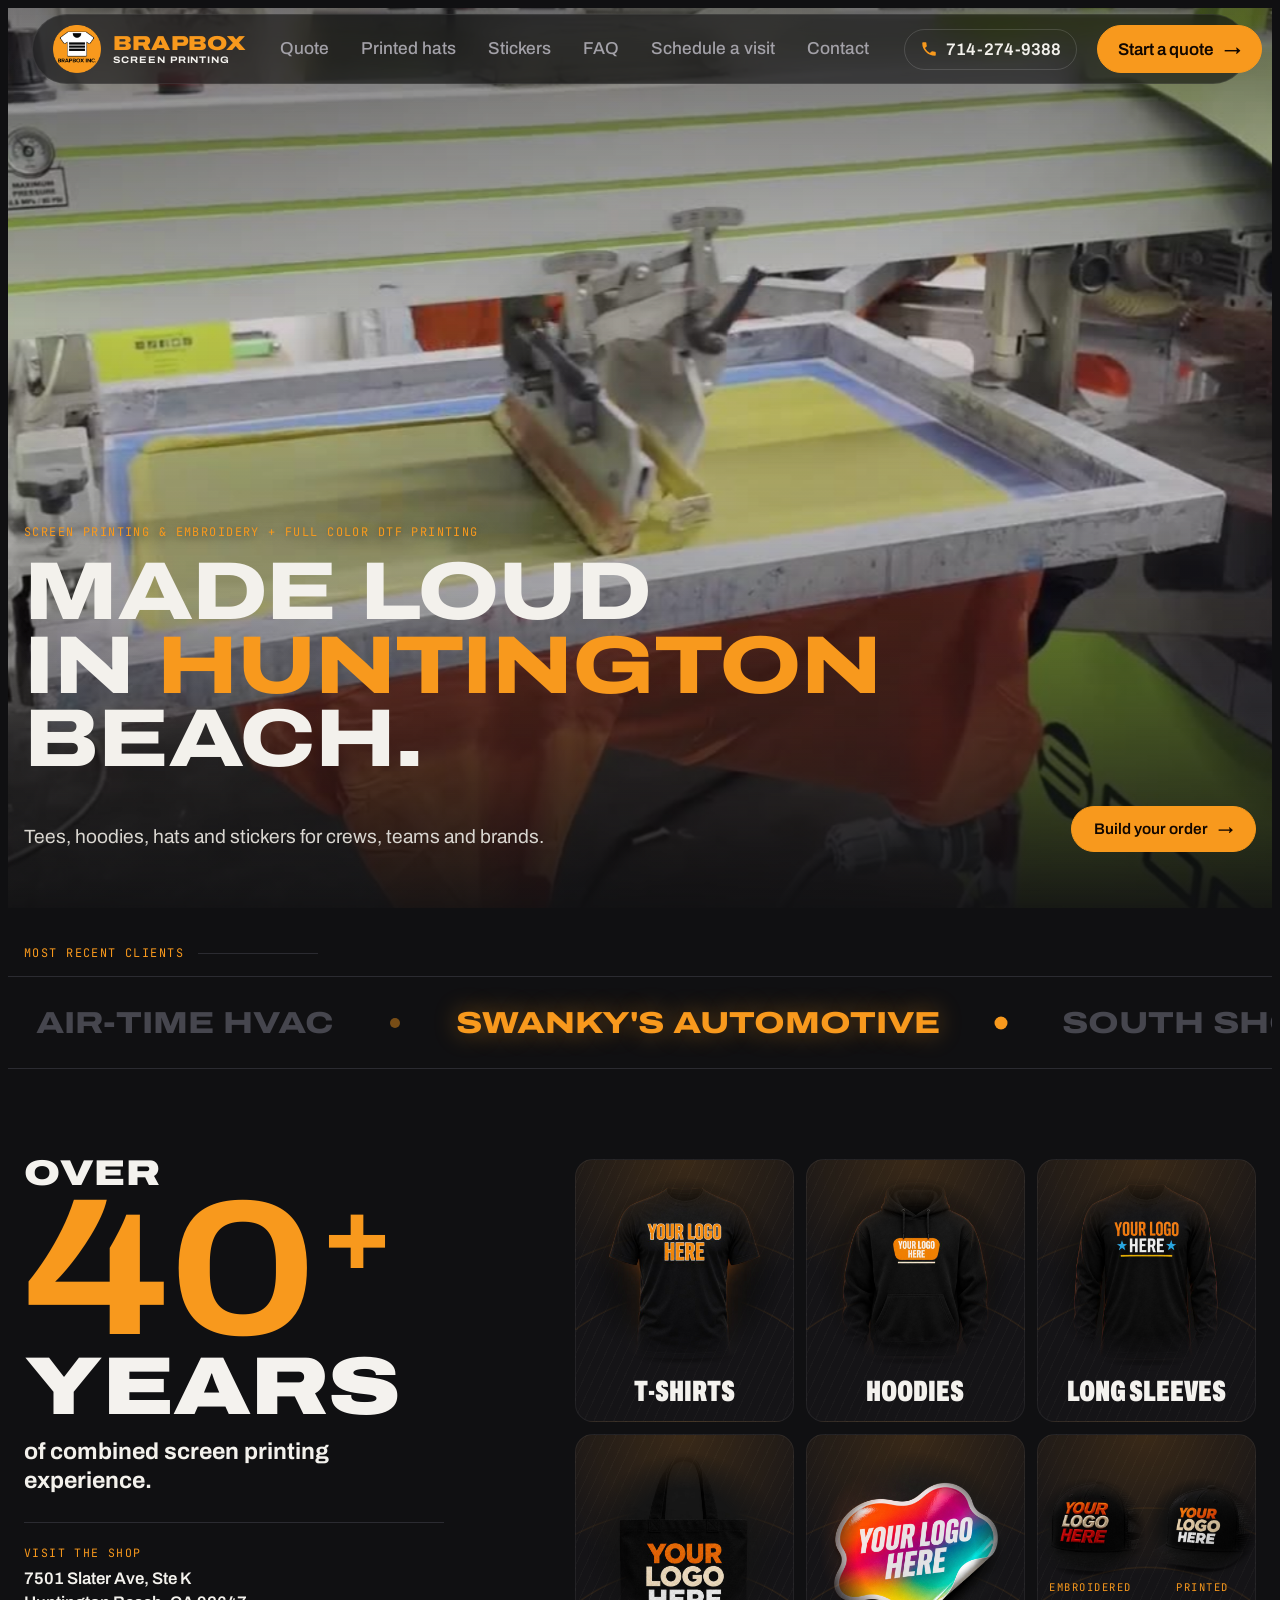
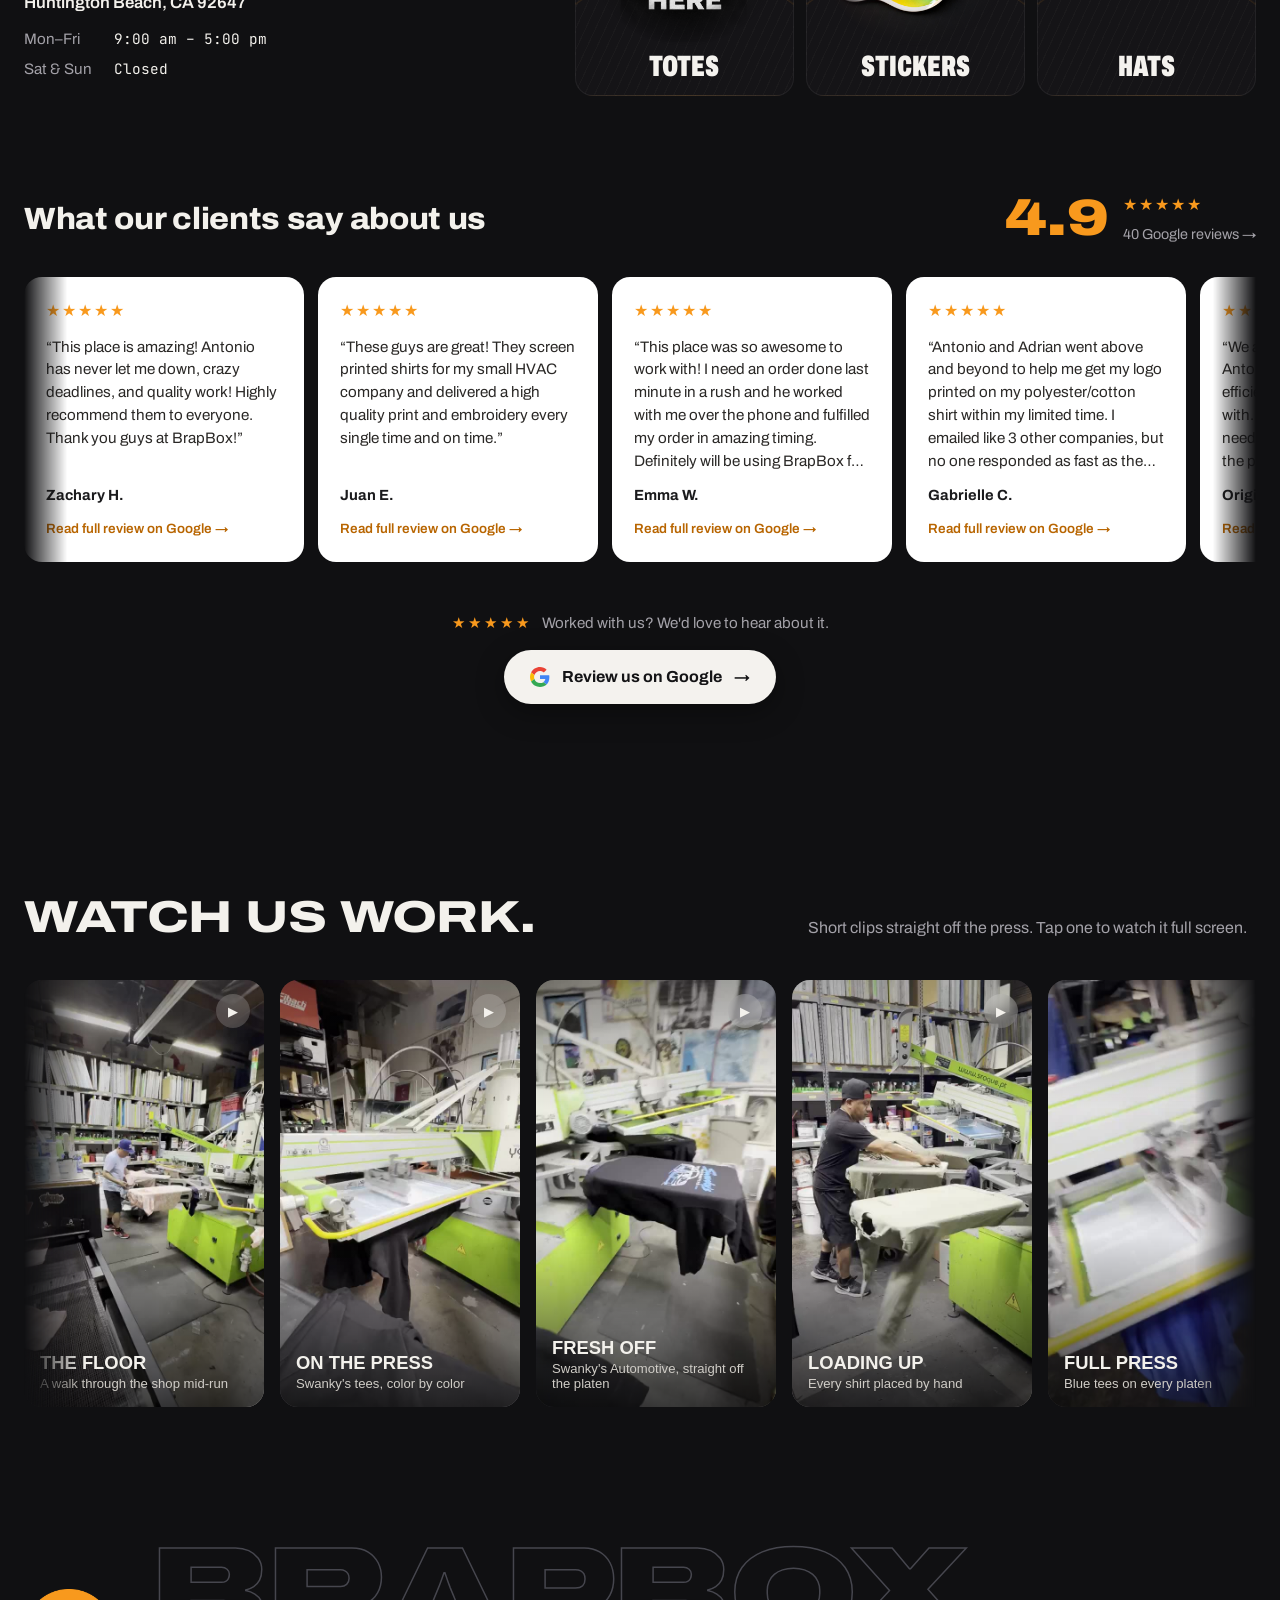
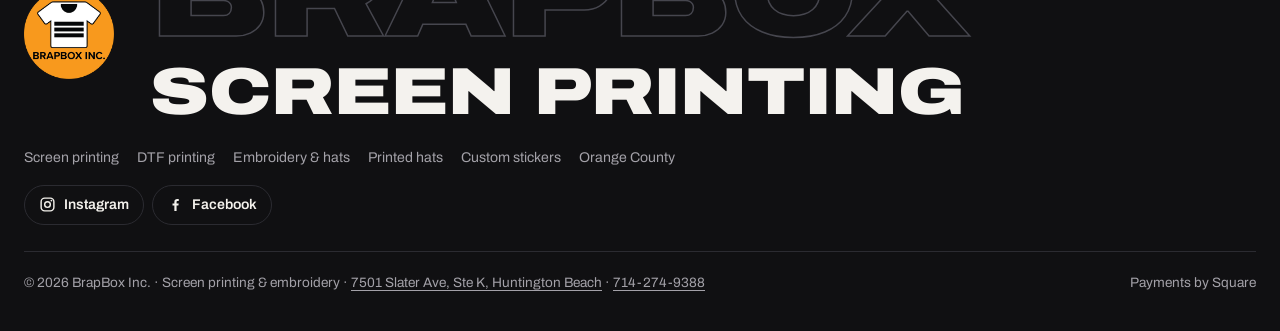
<file: index.html>
<!doctype html>
<html lang="en">
<meta charset="utf-8">
<meta name="viewport" content="width=device-width, initial-scale=1, viewport-fit=cover">
<title>Screen Printing &amp; Custom Shirts in Huntington Beach, CA | BrapBox</title>
<meta name="description" content="Custom screen printing, DTF and embroidery in Huntington Beach, CA. Tees, hoodies, hats and more from 12 pieces, 10–14 day turnaround. Get a fast quote.">
<link rel="canonical" href="https://www.brapboxscreenprinting.com/">
<meta name="robots" content="index, follow, max-image-preview:large, max-snippet:-1, max-video-preview:-1">
<meta name="theme-color" content="#101012">
<meta name="geo.region" content="US-CA">
<meta name="geo.placename" content="Huntington Beach">
<meta property="og:type" content="website">
<meta property="og:site_name" content="BrapBox Screen Printing">
<meta property="og:locale" content="en_US">
<meta property="og:url" content="https://www.brapboxscreenprinting.com/">
<meta property="og:title" content="BrapBox Screen Printing · Huntington Beach, CA">
<meta property="og:description" content="Custom screen printing, DTF and embroidery for crews, teams and brands. From 12 pieces. Build your order and get a quote.">
<meta property="og:image" content="https://www.brapboxscreenprinting.com/p/og-image.jpg">
<meta property="og:image:width" content="1200">
<meta property="og:image:height" content="630">
<meta property="og:image:alt" content="Automatic screen printing press at BrapBox in Huntington Beach">
<meta name="twitter:card" content="summary_large_image">
<meta name="twitter:title" content="BrapBox Screen Printing · Huntington Beach, CA">
<meta name="twitter:description" content="Custom screen printing, DTF and embroidery for crews, teams and brands. From 12 pieces.">
<meta name="twitter:image" content="https://www.brapboxscreenprinting.com/p/og-image.jpg">
<link rel="icon" type="image/png" href="p/logo-64.png">
<link rel="apple-touch-icon" href="p/logo.png">
<link rel="manifest" href="/site.webmanifest">
<link rel="preload" as="image" href="v/hero.jpg" fetchpriority="high">
<!-- SEO: keep this structured data in sync with the visible FAQ (const FAQ) and the shop details. -->
<script type="application/ld+json">
{"@context":"https://schema.org","@graph":[
{"@type":"LocalBusiness","@id":"https://www.brapboxscreenprinting.com/#business",
"name":"BrapBox Screen Printing","legalName":"BrapBox Inc.","alternateName":"BrapBox",
"description":"Custom screen printing, DTF printing and embroidery shop in Huntington Beach, California. T-shirts, long sleeves, hoodies, totes, stickers and printed or embroidered hats for crews, teams and brands. 12-piece minimum.",
"url":"https://www.brapboxscreenprinting.com/",
"logo":"https://www.brapboxscreenprinting.com/p/logo.png",
"image":["https://www.brapboxscreenprinting.com/p/og-image.jpg","https://www.brapboxscreenprinting.com/v/hero.jpg","https://www.brapboxscreenprinting.com/p/press-visit.jpg"],
"telephone":"+1-714-274-9388","email":"brapboxtshirt@gmail.com",
"address":{"@type":"PostalAddress","streetAddress":"7501 Slater Ave, Ste K","addressLocality":"Huntington Beach","addressRegion":"CA","postalCode":"92647","addressCountry":"US"},
"hasMap":"https://maps.google.com/?cid=10656105089256841077",
"openingHoursSpecification":[{"@type":"OpeningHoursSpecification","dayOfWeek":["Monday","Tuesday","Wednesday","Thursday","Friday"],"opens":"09:00","closes":"17:00"}],
"areaServed":[{"@type":"City","name":"Huntington Beach, CA"},{"@type":"AdministrativeArea","name":"Orange County, CA"},{"@type":"AdministrativeArea","name":"Southern California"}],
"paymentAccepted":"Credit card","currenciesAccepted":"USD",
"knowsAbout":["Screen printing","DTF printing","Embroidery","Custom T-shirts","Custom hoodies","Custom hats","Custom stickers","Sleeve printing"],
"hasOfferCatalog":{"@type":"OfferCatalog","name":"Custom printing services","itemListElement":[
{"@type":"Offer","itemOffered":{"@type":"Service","name":"Screen printing","description":"Screen printing on an automatic press for orders of 25 pieces and up, up to 6 ink colors, front, back and sleeve prints."}},
{"@type":"Offer","itemOffered":{"@type":"Service","name":"DTF printing","description":"Direct-to-film printing for small runs of 12 to 24 pieces."}},
{"@type":"Offer","itemOffered":{"@type":"Service","name":"Embroidery","description":"Embroidered hats and apparel."}},
{"@type":"Offer","itemOffered":{"@type":"Service","name":"Custom T-shirts, long sleeves and hoodies"}},
{"@type":"Offer","itemOffered":{"@type":"Service","name":"Custom printed or embroidered hats"}},
{"@type":"Offer","itemOffered":{"@type":"Service","name":"Custom totes and die-cut stickers"}}]},
"sameAs":["https://maps.google.com/?cid=10656105089256841077","https://www.instagram.com/brapboxscreenprinting/","https://www.facebook.com/BrapBoxScreenPrinting"]},
{"@type":"WebSite","@id":"https://www.brapboxscreenprinting.com/#website","url":"https://www.brapboxscreenprinting.com/","name":"BrapBox Screen Printing","publisher":{"@id":"https://www.brapboxscreenprinting.com/#business"},"inLanguage":"en-US"},
{"@type":"WebPage","@id":"https://www.brapboxscreenprinting.com/#webpage","url":"https://www.brapboxscreenprinting.com/","name":"Screen Printing & Custom Shirts in Huntington Beach, CA | BrapBox","isPartOf":{"@id":"https://www.brapboxscreenprinting.com/#website"},"about":{"@id":"https://www.brapboxscreenprinting.com/#business"},"primaryImageOfPage":"https://www.brapboxscreenprinting.com/v/hero.jpg","inLanguage":"en-US"},
{"@type":"FAQPage","@id":"https://www.brapboxscreenprinting.com/#faq","mainEntity":[
{"@type":"Question","name":"What's your minimum order?","acceptedAnswer":{"@type":"Answer","text":"Our minimum is 12 pieces. For 12 to 24 pieces, we do a DTF print, which is more cost effective on small runs. From 25 pieces up, we screen print, and you can mix tees, long sleeves and hoodies to get there. We confirm the final print method after we review your design, since some designs print better one way than the other."}},
{"@type":"Question","name":"How do I get a price?","acceptedAnswer":{"@type":"Answer","text":"Build your order in the quote studio and send it. Antonio checks every quote himself and comes back with a firm price."}},
{"@type":"Question","name":"How long does an order take?","acceptedAnswer":{"@type":"Answer","text":"Typically 10–14 days after you approve your proof. Need a rush? Give us a call at 714-274-9388."}},
{"@type":"Question","name":"Can you rush it?","acceptedAnswer":{"@type":"Answer","text":"Call us at 714-274-9388 and we'll tell you what the press can do."}},
{"@type":"Question","name":"What can you print on?","acceptedAnswer":{"@type":"Answer","text":"T-shirts, hoodies, long sleeves, totes, hats and stickers. Hats can be printed or embroidered."}},
{"@type":"Question","name":"Do you print sleeves?","acceptedAnswer":{"@type":"Answer","text":"Yes, left and right sleeves on short and long sleeves. Add them in the quote studio."}},
{"@type":"Question","name":"Where do I pick up?","acceptedAnswer":{"@type":"Answer","text":"At the shop, 7501 Slater Ave, Ste K, Huntington Beach. Open Monday to Friday, 9 am to 5 pm. We can also ship it, and shipping is calculated after production is finished."}},
{"@type":"Question","name":"How do I pay?","acceptedAnswer":{"@type":"Answer","text":"We send a secure Square invoice you can pay by card."}}]}
]}
</script>
<meta name="claude:viewport-fit-sides" content="cover">
<link rel="preconnect" href="https://fonts.googleapis.com">
<link rel="preconnect" href="https://fonts.gstatic.com" crossorigin>
<link rel="stylesheet" href="https://fonts.googleapis.com/css2?family=Archivo:wdth,wght@62..125,400..900&family=JetBrains+Mono:wght@400;500&display=swap">
<style>
/* Layout: a cinematic, dark print floor lit by BrapBox orange. Real footage leads; type is ultra-wide Archivo. Single dark look by design. */
:root{
  color-scheme:dark;
  --bg:#101012; --bg2:#17171A; --bg3:#1F1F23; --fg:#F3F1EC; --muted:#A3A1A8; --dim:#46464E; --line:#2B2B31;
  --brand:#F8991D; --brand2:#FFB85C; --brand-ink:#120700; --lime:#B7E33B;
  --sans:"Archivo", "Helvetica Neue", Arial, sans-serif;
  --mono:"JetBrains Mono", ui-monospace, Menlo, monospace;
  --r:18px; --r-lg:28px;
  --ease:cubic-bezier(.2,.8,.2,1);
}
*{box-sizing:border-box}
[hidden]{display:none!important}
html{scroll-behavior:smooth}
body{background:var(--bg);color:var(--fg);font-family:var(--sans);font-size:16px;line-height:1.55;-webkit-font-smoothing:antialiased;overflow-x:hidden}
body::before{content:"";position:fixed;inset:0 0 auto;height:env(safe-area-inset-top,0px);z-index:90;background:var(--bg)}
.wrap{max-width:1320px;margin:0 auto;padding-left:max(16px,env(safe-area-inset-left,0px));padding-right:max(16px,env(safe-area-inset-right,0px))}
h1,h2,h3{margin:0;font-weight:800;line-height:.92;letter-spacing:-.02em;text-wrap:balance}
.wide{font-stretch:125%;text-transform:uppercase;letter-spacing:-.01em}
h2.wide{font-size:clamp(2.4rem,6.2vw,5.6rem)}
p{margin:0}
a{color:inherit}
.tag{font-family:var(--mono);font-size:.74rem;letter-spacing:.12em;text-transform:uppercase;color:var(--brand)}
.muted{color:var(--muted)}
:focus-visible{outline:2px solid var(--brand);outline-offset:3px}
@media (prefers-reduced-motion: reduce){html{scroll-behavior:auto}*{animation:none!important;transition:none!important}}

/* progress + nav */
.progress{position:fixed;left:0;top:env(safe-area-inset-top,0px);height:3px;width:100%;background:var(--brand);transform-origin:left;transform:scaleX(0);z-index:100}
.nav{position:fixed;z-index:80;top:calc(env(safe-area-inset-top,0px) + 14px);left:0;right:0;pointer-events:none}
.nav .bar{pointer-events:auto;display:flex;align-items:center;gap:18px;padding:8px 8px 8px 16px;border-radius:999px;background:rgba(14,14,16,.6);backdrop-filter:blur(16px) saturate(1.4);border:1px solid rgba(255,255,255,.08);max-width:1080px;margin:0 auto}
.logo{display:flex;align-items:center;gap:10px;text-decoration:none;font-weight:900;font-stretch:125%;text-transform:uppercase;font-size:1.05rem;letter-spacing:.01em}
.logo-img{width:40px;height:40px;flex:none;display:block;transition:transform .5s var(--ease)}.logo:hover .logo-img{transform:rotate(-12deg)}
.foot-brand{display:flex;align-items:center;gap:clamp(16px,3vw,36px)}.foot-brand img{width:clamp(64px,9vw,120px);height:auto;flex:none}.foot-brand .mega{min-width:0;font-size:clamp(2.6rem,13vw,13rem)}@media (max-width:640px){.foot-brand{flex-direction:column;align-items:flex-start}.foot-brand .mega{font-size:13.6vw}}
.mark{width:28px;height:28px;border-radius:50%;background:var(--brand);display:grid;place-items:center;flex:none}
.mark::after{content:"";width:12px;height:9px;background:var(--brand-ink);clip-path:polygon(0 0,32% 0,40% 22%,60% 22%,68% 0,100% 0,100% 100%,0 100%)}
.nav .links{display:flex;gap:2px;margin-left:auto}
.nav .links a{text-decoration:none;font-size:.9rem;font-weight:500;color:var(--muted);padding:8px 13px;border-radius:999px;transition:color .2s,background .2s}
.nav .links a:hover{color:var(--fg);background:rgba(255,255,255,.06)}
.btn{display:inline-flex;align-items:center;justify-content:center;gap:10px;font:600 .96rem var(--sans);padding:14px 22px;border-radius:999px;border:1px solid rgba(255,255,255,.18);background:transparent;color:var(--fg);text-decoration:none;cursor:pointer;transition:transform .25s var(--ease),background .25s,border-color .25s;white-space:nowrap}
.btn:hover{transform:translateY(-2px);border-color:rgba(255,255,255,.4)}
.btn.hot{background:var(--brand);border-color:var(--brand);color:var(--brand-ink)}
.btn.hot:hover{background:var(--brand2);border-color:var(--brand2)}
.btn.light{background:var(--fg);color:var(--bg);border-color:var(--fg)}
.btn.sm{padding:9px 16px;font-size:.88rem}
.btn .ar{transition:transform .25s var(--ease)}
.btn:hover .ar{transform:translateX(4px)}
@media (max-width:860px){.nav .links{display:none}.nav .bar .btn{margin-left:auto}.nav .bar{margin-inline:16px}}

/* HERO */
.hero{position:relative;height:100vh;min-height:620px;max-height:1100px}
.hero-media{position:absolute;inset:0;overflow:hidden;will-change:clip-path;clip-path:inset(0 0 0 0 round 0)}
.hero-media video,.hero-media img{position:absolute;inset:0;width:100%;height:100%;object-fit:cover;transform:scale(1.08);will-change:transform}
.hero-media::after{content:"";position:absolute;inset:0;background:linear-gradient(180deg,rgba(16,16,18,.55) 0%,rgba(16,16,18,.1) 35%,rgba(16,16,18,.35) 65%,rgba(16,16,18,.95) 100%)}
.hero-inner{position:relative;z-index:2;height:100%;display:grid;align-content:end;padding-bottom:56px}
.hero h1{font-size:clamp(3rem,10.4vw,11rem);font-stretch:125%;text-transform:uppercase;line-height:.86;letter-spacing:-.015em}
.hero h1 .ln{display:block;overflow:hidden;padding-bottom:.04em}
.hero h1 .ln > span{display:inline-block;animation:rise 1.1s var(--ease) both}
.hero h1 .ln:nth-child(2) > span{animation-delay:.12s}
.hero h1 .ln:nth-child(3) > span{animation-delay:.24s}
.hero h1 em{font-style:normal;color:var(--brand)}
@media (max-width:560px){.hero h1{font-size:clamp(2rem,11.2vw,3rem);font-stretch:112%}}
.hero-inner>*{min-width:0}
@keyframes rise{from{transform:translateY(105%)}}
.hero-row{display:flex;flex-wrap:wrap;justify-content:space-between;align-items:end;gap:24px;margin-top:28px}
.hero-row p{max-width:34rem;font-size:clamp(1.05rem,1.5vw,1.3rem);color:#D9D6D0;animation:fade 1s .5s var(--ease) both}
.hero-row .ctas{display:flex;flex-wrap:wrap;gap:10px;animation:fade 1s .65s var(--ease) both}
@keyframes fade{from{opacity:.001;transform:translateY(14px)}}
.live{position:absolute;z-index:3;top:calc(env(safe-area-inset-top,0px) + 92px);right:max(16px,calc(env(safe-area-inset-right,0px) + 24px));display:flex;align-items:center;gap:8px;font-family:var(--mono);font-size:.72rem;letter-spacing:.08em;text-transform:uppercase;padding:7px 12px;border-radius:999px;background:rgba(16,16,18,.55);backdrop-filter:blur(8px);border:1px solid rgba(255,255,255,.1)}
.live i{width:7px;height:7px;border-radius:50%;background:#FF3B30;animation:blink 1.6s infinite}
@keyframes blink{50%{opacity:.25}}
.scrollcue{position:absolute;z-index:3;left:50%;bottom:16px;transform:translateX(-50%);font-family:var(--mono);font-size:.68rem;letter-spacing:.14em;color:var(--muted);text-transform:uppercase}

/* marquee */
.clients{border-block:1px solid var(--line);overflow:hidden;background:var(--bg)}
.clients .track{display:flex;width:max-content;animation:slide 38s linear infinite;padding-block:22px}
.clients span{font-stretch:125%;font-weight:800;text-transform:uppercase;font-size:clamp(1.2rem,2.4vw,1.9rem);color:var(--dim);padding-inline:28px;display:flex;align-items:center;gap:56px;white-space:nowrap;transition:color .3s}
.clients span:hover{color:var(--fg)}
.clients span::after{content:"";width:10px;height:10px;border-radius:50%;background:var(--brand)}
@keyframes slide{to{transform:translateX(-50%)}}

section{padding-block:120px}
.head{display:grid;grid-template-columns:1fr minmax(0,28rem);gap:28px;align-items:end;margin-bottom:56px}
.head .tag{display:block;margin-bottom:18px}
.head p{color:var(--muted);font-size:1.08rem}
@media (max-width:860px){.head{grid-template-columns:1fr}section{padding-block:84px}}

/* statement */
.statement p{font-size:clamp(1.8rem,4.3vw,3.9rem);font-weight:700;line-height:1.08;letter-spacing:-.025em;max-width:22ch}
.statement .w{color:var(--dim);transition:color .35s}
.statement .w.on{color:var(--fg)}
.statement .w.hl.on{color:var(--brand)}
.statement .sig{display:flex;gap:16px;align-items:center;margin-top:40px}
.statement .sig img{width:64px;height:64px;border-radius:50%;object-fit:cover}

/* STORY */
.story{display:grid;grid-template-columns:1fr 1fr;gap:64px;align-items:start}
.story > *{min-width:0}
.story-media{position:sticky;top:calc(env(safe-area-inset-top,0px) + 96px);aspect-ratio:4/5;max-width:100%;border-radius:var(--r-lg);overflow:hidden;background:var(--bg2)}
.story-media video{position:absolute;inset:0;width:100%;height:100%;object-fit:cover;opacity:0;transition:opacity .7s var(--ease),transform 1.2s var(--ease);transform:scale(1.06)}
.story-media video.on{opacity:1;transform:scale(1)}
.story-media .hud{position:absolute;left:18px;right:18px;bottom:18px;display:flex;justify-content:space-between;align-items:end;gap:12px;z-index:2}
.story-media .num{font-stretch:125%;font-weight:900;font-size:5rem;line-height:.8;color:var(--fg);text-shadow:0 4px 30px rgba(0,0,0,.5);font-variant-numeric:tabular-nums}
.story-media .lbl{font-family:var(--mono);font-size:.72rem;letter-spacing:.1em;text-transform:uppercase;background:rgba(16,16,18,.6);backdrop-filter:blur(8px);padding:7px 11px;border-radius:999px}
.story-media::after{content:"";position:absolute;inset:auto 0 0 0;height:45%;background:linear-gradient(transparent,rgba(0,0,0,.6));z-index:1;pointer-events:none}
.rail{position:absolute;z-index:2;top:18px;left:18px;right:18px;display:flex;gap:5px}
.rail i{flex:1;height:3px;border-radius:9px;background:rgba(255,255,255,.2);overflow:hidden;position:relative}
.rail i::after{content:"";position:absolute;inset:0;background:var(--fg);transform:scaleX(0);transform-origin:left;transition:transform .5s var(--ease)}
.rail i.done::after{transform:scaleX(1)}
.chapters{display:grid;gap:0}
.chapter{min-height:78vh;display:grid;align-content:center;gap:18px;padding-block:40px;opacity:.35;transition:opacity .5s}
.chapter.on{opacity:1}
.chapter .k{font-family:var(--mono);font-size:.78rem;color:var(--brand);letter-spacing:.1em}
.chapter h3{font-size:clamp(2rem,4vw,3.4rem);font-stretch:125%;text-transform:uppercase}
.chapter p{color:#C9C6C0;font-size:1.1rem;max-width:30rem}
.chapter .pics{display:grid;grid-template-columns:1fr 1fr;gap:10px;max-width:30rem;margin-top:6px}
.chapter .pics img{width:100%;aspect-ratio:4/3;object-fit:cover;border-radius:12px;display:block}
.chapter .fact{display:inline-flex;gap:10px;align-items:center;font-family:var(--mono);font-size:.78rem;color:var(--muted)}
.chapter .fact b{color:var(--fg);font-weight:500}
@media (max-width:900px){
  .story{grid-template-columns:1fr;gap:0}
  .story-media{top:calc(env(safe-area-inset-top,0px) + 78px);aspect-ratio:auto;height:46vh;z-index:2}
  .chapter{min-height:70vh}
  .story-media .num{font-size:3rem}
}

/* SHORTS */
.shorts{display:flex;gap:16px;overflow-x:auto;scroll-snap-type:x mandatory;padding-bottom:18px;scrollbar-width:thin;scrollbar-color:var(--dim) transparent;cursor:grab}
.shorts:active{cursor:grabbing}
.short{flex:0 0 clamp(220px,24vw,300px);aspect-ratio:9/16;border-radius:22px;overflow:hidden;position:relative;scroll-snap-align:start;background:var(--bg2);border:0;padding:0;color:var(--fg);text-align:left;cursor:pointer;transition:transform .4s var(--ease)}
.short:hover{transform:translateY(-6px) rotate(-.6deg)}
.short video{position:absolute;inset:0;width:100%;height:100%;object-fit:cover}
.short::after{content:"";position:absolute;inset:0;background:linear-gradient(180deg,rgba(0,0,0,.25),transparent 30%,transparent 60%,rgba(0,0,0,.75))}
.short .cap{position:absolute;z-index:2;left:16px;right:16px;bottom:16px;display:grid;gap:4px}
.short .cap b{font-stretch:125%;text-transform:uppercase;font-weight:800;font-size:1.15rem;line-height:1}
.short .cap span{font-size:.82rem;color:#D0CDC7}
.short .play{position:absolute;z-index:2;top:14px;right:14px;width:34px;height:34px;border-radius:50%;background:rgba(255,255,255,.18);backdrop-filter:blur(8px);display:grid;place-items:center;font-size:.8rem}
.shorts-ctl{display:flex;gap:8px}
.shorts-ctl button{width:46px;height:46px;border-radius:50%;border:1px solid var(--line);background:var(--bg2);color:var(--fg);font-size:1.1rem;cursor:pointer}
.shorts-ctl button:hover{border-color:var(--brand)}

/* player modal */
.player{position:fixed;inset:0;z-index:120;background:rgba(5,5,6,.94);backdrop-filter:blur(10px);display:grid;place-items:center;padding:24px}
.player video{max-height:86vh;max-width:min(92vw,520px);border-radius:20px;display:block}
.player .x{position:absolute;top:calc(18px + env(safe-area-inset-top,0px));right:max(18px,calc(env(safe-area-inset-right,0px) + 18px))}
.player .nx,.player .pv{position:absolute;top:50%;transform:translateY(-50%);width:52px;height:52px;border-radius:50%;border:1px solid rgba(255,255,255,.2);background:rgba(255,255,255,.06);color:#fff;font-size:1.2rem;cursor:pointer}
.player .pv{left:max(18px,calc(env(safe-area-inset-left,0px) + 18px))}.player .nx{right:max(18px,calc(env(safe-area-inset-right,0px) + 18px))}
.player .pcap{text-align:center;margin-top:14px;font-size:.95rem;color:#ddd}

/* WORK */
.filters{display:flex;flex-wrap:wrap;gap:8px;margin-bottom:28px}
.filters button{font:500 .9rem var(--sans);padding:9px 18px;border-radius:999px;border:1px solid var(--line);background:transparent;color:var(--muted);cursor:pointer;transition:all .25s}
.filters button:hover{color:var(--fg)}
.filters button[aria-pressed="true"]{background:var(--fg);color:var(--bg);border-color:var(--fg)}
.work{columns:4 240px;column-gap:14px}
.work figure{break-inside:avoid;margin:0 0 14px;border-radius:16px;overflow:hidden;position:relative;background:var(--bg2);cursor:none;transform:translateZ(0)}
.work figure img{display:block;width:100%;height:auto;transition:transform 1s var(--ease),filter .5s}
.work figure:hover img{transform:scale(1.05)}
.work figcaption{position:absolute;left:12px;bottom:12px;right:12px;font-size:.8rem;font-weight:600;padding:7px 11px;border-radius:999px;background:rgba(16,16,18,.66);backdrop-filter:blur(8px);width:max-content;max-width:calc(100% - 24px);transform:translateY(8px);opacity:0;transition:all .35s var(--ease)}
.work figure:hover figcaption,.work figure:focus figcaption{transform:none;opacity:1}
@media (hover:none){.work figure{cursor:pointer}.work figcaption{opacity:1;transform:none}}
.cursor{position:fixed;z-index:110;left:0;top:0;width:86px;height:86px;margin:-43px 0 0 -43px;border-radius:50%;background:var(--brand);color:var(--brand-ink);display:grid;place-items:center;font-weight:700;font-size:.85rem;pointer-events:none;transform:scale(0);transition:transform .3s var(--ease)}
.cursor.show{transform:scale(1)}
.lightbox{position:fixed;inset:0;z-index:120;background:rgba(5,5,6,.95);display:grid;place-items:center;padding:24px}
.lightbox img{max-width:min(92vw,1100px);max-height:82vh;border-radius:16px;display:block}
.lightbox .x{position:absolute;top:calc(18px + env(safe-area-inset-top,0px));right:max(18px,calc(env(safe-area-inset-right,0px) + 18px))}
.lightbox .nx,.lightbox .pv{position:absolute;top:50%;transform:translateY(-50%);width:52px;height:52px;border-radius:50%;border:1px solid rgba(255,255,255,.2);background:rgba(255,255,255,.06);color:#fff;font-size:1.2rem;cursor:pointer}
.lightbox .pv{left:max(18px,calc(env(safe-area-inset-left,0px) + 18px))}.lightbox .nx{right:max(18px,calc(env(safe-area-inset-right,0px) + 18px))}
.lightbox p{text-align:center;color:#ddd;margin-top:12px}

/* QUOTE STUDIO v5 */
.qs-head p b{color:var(--fg)}
.qs{display:grid;grid-template-columns:minmax(0,1.12fr) minmax(0,1fr);border:1px solid var(--line);border-radius:var(--r-lg);background:var(--bg2);position:relative}
.qs-stage{position:sticky;top:84px;align-self:start;height:calc(100vh - 108px);min-height:560px;max-height:920px;border-radius:var(--r-lg) 0 0 var(--r-lg);overflow:hidden;background:#141416;display:grid;grid-template-rows:auto minmax(0,1fr) auto;gap:10px;padding:20px;isolation:isolate}
.qs-bg{position:absolute;inset:-60px;background-size:cover;background-position:center;filter:blur(34px) brightness(.34) saturate(1.3);z-index:-2;transition:background-image .8s}
.qs-spot{position:absolute;inset:0;z-index:-1;pointer-events:none;background:radial-gradient(55% 45% at 50% 42%,rgba(255,255,255,.11),transparent 70%),radial-gradient(36% 7% at 50% 86%,rgba(0,0,0,.55),transparent 75%),linear-gradient(180deg,rgba(16,16,18,.2),rgba(16,16,18,.0) 30%,rgba(16,16,18,.5))}
.qs-top{display:flex;justify-content:space-between;align-items:center;gap:10px;flex-wrap:wrap}
.qs-seg{display:inline-flex;padding:4px;border-radius:999px;background:var(--bg);border:1px solid var(--line);gap:2px;flex-wrap:wrap}
.qs-glass{background:rgba(0,0,0,.42);border-color:rgba(255,255,255,.12);backdrop-filter:blur(10px)}
.qs-seg button{font:600 .84rem var(--sans);border:0;background:transparent;color:var(--muted);padding:8px 16px;border-radius:999px;cursor:pointer;transition:background .25s,color .25s}
.qs-seg button:hover{color:var(--fg)}
.qs-seg button[aria-pressed="true"]{background:var(--fg);color:var(--bg)}
.qs-chip{font-family:var(--mono);font-size:.72rem;color:#e4e1db;background:rgba(0,0,0,.42);border:1px solid rgba(255,255,255,.12);padding:7px 12px;border-radius:999px;backdrop-filter:blur(10px)}
.qs-cwrap{position:relative;min-height:0;height:100%;display:grid;place-items:center;perspective:1300px}
#qsCanvas{display:block;width:100%;height:100%;object-fit:contain;filter:drop-shadow(0 34px 40px rgba(0,0,0,.55));transition:transform .35s ease-out;outline:none}
#qsCanvas:focus-visible{outline:2px solid var(--brand);outline-offset:-2px;border-radius:16px}
.qs-design #qsCanvas{touch-action:none;cursor:grab}
#qsCanvas.grabbing{cursor:grabbing}
.qs-flip{animation:qsflip .6s cubic-bezier(.3,.7,.2,1)}
@keyframes qsflip{50%{transform:rotateY(90deg) scale(.96)}}
.qs-hint{position:absolute;left:50%;bottom:6px;transform:translateX(-50%);font-size:.78rem;color:#eee;background:rgba(0,0,0,.55);backdrop-filter:blur(8px);border:1px solid rgba(255,255,255,.12);padding:7px 13px;border-radius:999px;white-space:nowrap;pointer-events:none;animation:qsfloat 2.4s ease-in-out infinite}
.qs-hint span{color:var(--brand);margin-right:4px}
@keyframes qsfloat{50%{transform:translate(-50%,-5px)}}
.qs-addside{position:absolute;left:50%;top:50%;transform:translate(-50%,-50%);font:600 .92rem var(--sans);padding:13px 20px;border-radius:999px;border:1.5px dashed var(--brand);background:rgba(16,16,18,.75);color:var(--fg);cursor:pointer;backdrop-filter:blur(8px)}
.qs-addside:hover{background:var(--brand);color:var(--brand-ink);border-style:solid}
.qs-pricebox{display:flex;justify-content:space-between;align-items:end;gap:12px;background:rgba(16,16,18,.62);backdrop-filter:blur(14px);border:1px solid rgba(255,255,255,.1);border-radius:var(--r);padding:16px 20px}
.qs-pricebox small{display:block;font-size:.74rem;color:var(--muted);letter-spacing:.02em}
.qs-pricebox b{display:block;font-stretch:125%;font-weight:900;font-size:clamp(2rem,3.4vw,2.8rem);line-height:1;font-variant-numeric:tabular-nums}
.qs-pricebox .qs-per{text-align:right}
.qs-pricebox .qs-per b{font:500 1.3rem var(--mono)}
.qs-range{display:block;font:.76rem var(--mono);color:#bdbab4;margin-top:6px}
.qs-flash{animation:qsflash .5s var(--ease)}
@keyframes qsflash{40%{color:var(--brand)}}

.qs-panel{padding:28px 30px;display:grid;grid-template-rows:auto 1fr auto;gap:24px;min-height:calc(100vh - 108px);max-height:none}
.qs-steps{display:flex;gap:6px;list-style:none;margin:0;padding:0 0 4px;overflow-x:auto;scrollbar-width:none}
.qs-steps::-webkit-scrollbar{display:none}
.qs-steps button{display:flex;gap:8px;align-items:center;font:600 .8rem var(--sans);color:var(--muted);background:transparent;border:1px solid var(--line);border-radius:999px;padding:5px 13px 5px 5px;white-space:nowrap;cursor:pointer;transition:all .25s}
.qs-steps button i{font-style:normal;width:24px;height:24px;border-radius:50%;display:grid;place-items:center;background:var(--bg3);font:600 .72rem var(--mono);transition:all .25s}
.qs-steps button:hover{color:var(--fg)}
.qs-steps button[aria-current="step"]{color:var(--fg);border-color:var(--brand)}
.qs-steps button[aria-current="step"] i{background:var(--brand);color:var(--brand-ink)}
.qs-steps button.done i{background:var(--lime);color:#122000}
.qs-step{display:grid;gap:24px;align-content:start;animation:qsin .55s var(--ease)}
@keyframes qsin{from{opacity:.001;transform:translateY(14px)}}
.qs-h h3{font-size:clamp(1.8rem,3vw,2.6rem);font-stretch:125%;text-transform:uppercase}
.qs-h p{color:var(--muted);margin-top:10px}
.qs-group{display:grid;gap:10px}
.qs-lab{display:flex;justify-content:space-between;gap:10px;font:500 .72rem var(--mono);letter-spacing:.1em;text-transform:uppercase;color:#bdbab4}
.qs-v{color:var(--brand);letter-spacing:.04em;text-transform:none}
.qs-chips{display:flex;flex-wrap:wrap;gap:8px}
.qs-chips button{font:600 .86rem var(--sans);padding:9px 15px;border-radius:999px;border:1px solid var(--line);background:var(--bg);color:var(--fg);cursor:pointer;transition:all .2s;display:inline-flex;gap:8px;align-items:center}
.qs-chips button:hover{border-color:#5a5a62}
.qs-chips button[aria-pressed="true"]{border-color:var(--brand);background:rgba(248,153,29,.12);color:#fff}
.qs-chips img{width:22px;height:22px;border-radius:50%;object-fit:cover}
.qs-prods{display:grid;grid-template-columns:repeat(auto-fill,minmax(104px,1fr));gap:8px}
.qs-prod{position:relative;display:grid;gap:4px;justify-items:start;text-align:left;padding:14px 12px 12px;border:1px solid var(--line);border-radius:16px;background:var(--bg);color:var(--fg);cursor:pointer;transition:transform .25s var(--ease),border-color .25s,background .25s;font:inherit}
.qs-prod:hover{transform:translateY(-3px);border-color:#5a5a62}
.qs-prod svg{width:34px;height:34px;stroke:currentColor;fill:none;stroke-width:1.5;stroke-linejoin:round;stroke-linecap:round;color:#cfccc6;margin-bottom:4px;transition:color .25s,transform .4s var(--ease)}
.qs-prod b{font-size:.92rem}
.qs-prod small{font:.7rem var(--mono);color:var(--muted)}
.qs-prod em{position:absolute;top:10px;right:10px;font:600 .58rem var(--mono);font-style:normal;letter-spacing:.06em;text-transform:uppercase;color:var(--muted)}
.qs-prod[aria-checked="true"]{border-color:var(--brand);background:linear-gradient(160deg,rgba(248,153,29,.16),rgba(248,153,29,.02))}
.qs-prod[aria-checked="true"] svg{color:var(--brand);transform:scale(1.1) rotate(-4deg)}
.qs-styles{display:grid;gap:8px}
.qs-style{display:flex;justify-content:space-between;align-items:center;gap:12px;padding:13px 16px;border:1px solid var(--line);border-radius:14px;background:var(--bg);cursor:pointer;color:var(--fg);font:inherit;text-align:left;transition:border-color .2s}
.qs-style:hover{border-color:#5a5a62}
.qs-style span{display:grid;gap:2px}
.qs-style small{color:var(--muted);font-size:.82rem}
.qs-style code{font:500 .86rem var(--mono);color:#e4e1db}
.qs-style[aria-checked="true"]{border-color:var(--brand);box-shadow:inset 0 0 0 1px var(--brand)}
.qs-swatches{display:flex;flex-wrap:wrap;gap:10px}
.qs-sw{width:40px;height:40px;border-radius:50%;border:0;padding:0;cursor:pointer;box-shadow:inset 0 0 0 1px rgba(255,255,255,.18);transition:transform .2s,box-shadow .2s}
.qs-sw:hover{transform:scale(1.1)}
.qs-sw[aria-checked="true"]{box-shadow:inset 0 0 0 1px rgba(255,255,255,.18),0 0 0 3px var(--bg2),0 0 0 5px var(--brand)}
.qs-switch{display:flex;align-items:center;gap:12px;cursor:pointer;font-weight:600;width:max-content;max-width:100%}
.qs-switch input{position:absolute;opacity:0;width:1px;height:1px}
.qs-track{width:46px;height:26px;border-radius:99px;background:var(--dim);position:relative;transition:background .25s;flex:none}
.qs-track::after{content:"";position:absolute;top:3px;left:3px;width:20px;height:20px;border-radius:50%;background:#fff;transition:transform .3s var(--ease)}
.qs-switch input:checked + .qs-track{background:var(--brand)}
.qs-switch input:checked + .qs-track::after{transform:translateX(20px)}
.qs-switch input:focus-visible + .qs-track{outline:2px solid var(--brand);outline-offset:3px}
.qs-sidebody{display:grid;gap:22px;transition:opacity .3s}
.qs-sidebody.off{opacity:.35;pointer-events:none}
.qs-drop{display:flex;gap:16px;align-items:center;padding:18px;border:1.5px dashed var(--dim);border-radius:16px;cursor:pointer;background:var(--bg);transition:border-color .25s,background .25s}
.qs-drop:hover,.qs-drop.over{border-color:var(--brand);background:rgba(248,153,29,.07)}
.qs-drop input{position:absolute;opacity:0;width:1px;height:1px}
.qs-drop .ico{width:46px;height:46px;border-radius:14px;background:var(--brand);color:var(--brand-ink);display:grid;place-items:center;font-size:1.3rem;font-weight:800;flex:none}
.qs-drop .ico.ok{background:var(--lime);color:#122000}
.qs-drop small{display:block;color:var(--muted);font-size:.82rem;margin-top:2px}
.qs-drop:focus-within{outline:2px solid var(--brand);outline-offset:2px}
.qs-row{display:flex;flex-wrap:wrap;gap:14px;align-items:center}
.qs-link{font:600 .84rem var(--sans);color:var(--brand);background:none;border:0;padding:0;cursor:pointer;text-decoration:underline;text-underline-offset:3px}
.qs-check{display:flex;gap:9px;align-items:center;font-size:.9rem;cursor:pointer;color:#dcd9d3}
.qs-check input{accent-color:var(--brand);width:17px;height:17px}
.qs-2{display:grid;grid-template-columns:1fr 1fr;gap:10px}
.qs-2.n{grid-template-columns:1fr 120px}
.qs input[type=text],.qs input[type=email],.qs input[type=tel],.qs input[type=date],.qs input[type=number],.qs textarea{font:inherit;color:var(--fg);background:var(--bg);border:1px solid var(--line);border-radius:12px;padding:13px 14px;width:100%;transition:border-color .2s;color-scheme:dark}
.qs input:focus,.qs textarea:focus{border-color:var(--brand);outline:none}
.qs textarea{min-height:88px;resize:vertical}
.qs input[type=range]{width:100%;accent-color:var(--brand)}
.qs-inkpick{display:flex;gap:8px;flex-wrap:wrap}
.qs-inkpick button{width:30px;height:30px;border-radius:50%;border:0;cursor:pointer;box-shadow:inset 0 0 0 1px rgba(255,255,255,.2)}
.qs-inkpick button[aria-checked="true"]{box-shadow:0 0 0 2px var(--bg2),0 0 0 4px var(--brand)}
.qs-inkbox{border:1px solid var(--line);border-radius:16px;padding:16px;display:grid;gap:12px;background:linear-gradient(160deg,rgba(255,255,255,.03),transparent)}
.qs-inkhead{display:flex;justify-content:space-between;gap:10px;align-items:center;flex-wrap:wrap}
.qs-inkhead p{font-size:.9rem;color:#dcd9d3}
.qs-inkhead p b{color:var(--fg)}
.qs-dots{display:flex;gap:5px;flex-wrap:wrap}
.qs-dots i{width:20px;height:20px;border-radius:50%;box-shadow:inset 0 0 0 1px rgba(255,255,255,.25);animation:qspop .4s var(--ease) both}
@keyframes qspop{from{transform:scale(0)}}
.qs-step-n{display:inline-flex;align-items:center;gap:4px}
.qs-step-n button{width:34px;height:34px;border-radius:50%;border:1px solid var(--line);background:var(--bg);color:var(--fg);font:600 1.05rem var(--sans);cursor:pointer}
.qs-step-n button:hover{border-color:var(--brand)}
.qs-step-n output{min-width:34px;text-align:center;font:600 1rem var(--mono)}
.qs-sizes{display:grid;grid-template-columns:repeat(auto-fill,minmax(86px,1fr));gap:8px}
.qs-size{display:grid;gap:6px;justify-items:center;padding:12px 8px 10px;border:1px solid var(--line);border-radius:14px;background:var(--bg);transition:border-color .2s}
.qs-size.has{border-color:rgba(248,153,29,.55)}
.qs-size b{font:700 .9rem var(--sans)}
.qs-size small{font:.66rem var(--mono);color:var(--muted);min-height:1em}
.qs-size .ctl{display:flex;align-items:center;gap:2px}
.qs-size button{width:26px;height:26px;border-radius:50%;border:1px solid var(--line);background:transparent;color:var(--fg);cursor:pointer;font:600 .95rem var(--sans);padding:0}
.qs-size button:hover{border-color:var(--brand)}
.qs .qs-size input{width:44px;padding:4px 2px;text-align:center;font:600 .92rem var(--mono);border-radius:8px;-moz-appearance:textfield}
.qs-size input::-webkit-inner-spin-button{-webkit-appearance:none}
.qs-meter{display:grid;grid-auto-flow:column;grid-auto-columns:1fr;gap:8px;align-items:end;height:150px;padding-top:10px}
.qs-bar{display:grid;grid-template-rows:auto 1fr auto;gap:6px;height:100%;text-align:center;cursor:pointer;background:none;border:0;color:var(--fg);padding:0;font:inherit}
.qs-bar .v{font:600 .8rem var(--mono);color:#cfccc6}
.qs-bar .col{align-self:end;border-radius:10px 10px 4px 4px;background:var(--bg3);border:1px solid var(--line);transition:height .6s var(--ease),background .3s}
.qs-bar .l{font:.72rem var(--mono);color:var(--muted)}
.qs-bar.cur .col{background:linear-gradient(180deg,var(--brand2),var(--brand));border-color:var(--brand)}
.qs-bar.cur .v{color:var(--brand)}
.qs-bar:hover .col{border-color:#6a6a72}
.qs-nudge{display:flex;align-items:center;justify-content:space-between;gap:12px;flex-wrap:wrap;padding:14px 16px;border-radius:14px;background:rgba(183,227,59,.07);border:1px solid rgba(183,227,59,.35);font-size:.9rem}
.qs-nudge b{color:var(--lime)}
.qs-nudge button{font:600 .84rem var(--sans);padding:8px 14px;border-radius:999px;border:0;background:var(--lime);color:#122000;cursor:pointer}
.qs-warn{padding:12px 14px;border-radius:12px;border:1px solid var(--brand);background:rgba(248,153,29,.08);font-size:.9rem}
.qs-whens{display:grid;gap:8px}
.qs-when{display:grid;grid-template-columns:auto 1fr auto;gap:14px;align-items:center;padding:15px 16px;border:1px solid var(--line);border-radius:16px;background:var(--bg);cursor:pointer;text-align:left;color:var(--fg);font:inherit;transition:border-color .2s}
.qs-when:hover{border-color:#5a5a62}
.qs-when .dot{width:20px;height:20px;border-radius:50%;border:2px solid var(--dim);transition:all .2s}
.qs-when[aria-checked="true"]{border-color:var(--brand)}
.qs-when[aria-checked="true"] .dot{border:6px solid var(--brand)}
.qs-when b{display:block}
.qs-when small{color:var(--muted);font-size:.84rem}
.qs-when code{font:600 .82rem var(--mono);color:var(--brand)}
.qs-sum{border:1px solid var(--line);border-radius:18px;overflow:hidden;background:var(--bg)}
.qs-thumbs{display:grid;grid-template-columns:1fr 1fr;background:radial-gradient(70% 70% at 50% 40%,#232327,#141416)}
.qs-thumbs figure{margin:0;padding:12px;display:grid;justify-items:center;gap:4px}
.qs-thumbs img{width:100%;max-width:200px;height:auto}
.qs-thumbs figcaption{font:.68rem var(--mono);color:var(--muted);text-transform:uppercase;letter-spacing:.1em}
.qs-sumtop{display:flex;justify-content:space-between;align-items:end;gap:12px;padding:18px;background:var(--brand);color:var(--brand-ink)}
.qs-sumtop small{display:block;font-size:.74rem;opacity:.75}
.qs-sumtop b{display:block;font-stretch:125%;font-weight:900;font-size:2.4rem;line-height:1;font-variant-numeric:tabular-nums}
.qs-sumtop b.mono{font:600 1.2rem var(--mono)}
.qs-sumtop span{font:.74rem var(--mono);opacity:.8}
.qs-rows div{display:flex;justify-content:space-between;gap:14px;padding:10px 18px;border-top:1px solid var(--line);font-size:.88rem}
.qs-rows div span:last-child{font-family:var(--mono);font-size:.8rem;text-align:right;color:#cfccc6}
.qs-form{display:grid;gap:10px}
.qs-err{color:var(--brand);font-size:.88rem;min-height:0}
.qs-err:empty{display:none}
.qs-send{width:100%;padding:17px 22px;font-size:1.02rem}
.qs-nav{display:flex;justify-content:space-between;align-items:center;gap:12px;border-top:1px solid var(--line);padding-top:18px}
.qs-nav .btn[disabled]{opacity:.4;pointer-events:none}
.qs-done{display:grid;gap:18px;align-content:start;position:relative;animation:qsin .6s var(--ease)}
.qs-stamp{width:96px;height:96px;border-radius:50%;background:var(--lime);display:grid;place-items:center;animation:qsstamp .7s cubic-bezier(.2,1.4,.3,1) both}
.qs-stamp svg{width:46px;height:46px;stroke:#122000;stroke-width:3.5;fill:none;stroke-linecap:round;stroke-linejoin:round;stroke-dasharray:60;stroke-dashoffset:60;animation:qsdraw .5s .35s ease-out forwards}
@keyframes qsstamp{from{transform:scale(2.2) rotate(-20deg);opacity:0}}
@keyframes qsdraw{to{stroke-dashoffset:0}}
.qs-done h3{font-size:clamp(2rem,3.6vw,3rem);font-stretch:125%;text-transform:uppercase}
.qs-tl{display:grid;position:relative;padding-left:24px;gap:4px}
.qs-tl::before{content:"";position:absolute;left:7px;top:10px;bottom:10px;width:2px;background:var(--line)}
.qs-tl div{position:relative;padding:5px 0;font-size:.92rem}
.qs-tl div::before{content:"";position:absolute;left:-22px;top:10px;width:12px;height:12px;border-radius:50%;background:var(--bg2);border:2px solid var(--brand)}
.qs-tl div:first-child::before{background:var(--lime);border-color:var(--lime)}
.qs-tl span{color:var(--muted)}
.qs-drop-ink{position:absolute;width:14px;height:14px;border-radius:50%;pointer-events:none;animation:qssplat 1.1s cubic-bezier(.2,.7,.3,1) forwards}
@keyframes qssplat{from{transform:translate(0,0) scale(.4);opacity:1}to{transform:translate(var(--dx),var(--dy)) scale(1);opacity:0}}
.qs-mbar{display:none}
@media (max-width:980px){
  .qs{grid-template-columns:1fr}
  .qs-stage{top:70px;height:46vh;min-height:330px;max-height:520px;border-radius:var(--r-lg) var(--r-lg) 0 0;z-index:5;padding:12px;gap:6px;box-shadow:0 18px 30px -12px rgba(0,0,0,.6)}
  .qs-pricebox{padding:10px 14px}
  .qs-pricebox b{font-size:1.7rem}
  .qs-pricebox .qs-per b{font-size:1rem}
  .qs-panel{padding:22px 16px;min-height:0}
  .qs-mbar{display:flex;position:fixed;z-index:86;left:12px;right:12px;bottom:calc(env(safe-area-inset-bottom,0px) + 10px);align-items:center;justify-content:space-between;gap:12px;padding:10px 10px 10px 18px;border-radius:999px;background:rgba(18,18,20,.92);backdrop-filter:blur(14px);border:1px solid rgba(255,255,255,.12);box-shadow:0 10px 30px rgba(0,0,0,.5);transform:translateY(140%);transition:transform .4s var(--ease)}
  .qs-mbar.show{transform:none}
  .qs-mbar small{display:block;font-size:.68rem;color:var(--muted)}
  .qs-mbar b{font-stretch:125%;font-weight:900;font-size:1.3rem;font-variant-numeric:tabular-nums}
  body.qs-in .ribbon{opacity:0;pointer-events:none}
  .qs-nav{padding-bottom:70px}
}
@media (max-width:520px){.qs-2{grid-template-columns:1fr}.qs-2.n{grid-template-columns:1fr 100px}.qs-thumbs figure{padding:8px}}

.qs-cal{display:grid;grid-auto-flow:column;grid-auto-columns:64px;gap:8px;overflow-x:auto;padding:4px 2px 10px;scroll-snap-type:x proximity;scrollbar-width:thin;scrollbar-color:var(--dim) transparent}
.qs-day{position:relative;display:grid;justify-items:center;gap:1px;padding:10px 4px 14px;border-radius:14px;border:1px solid var(--line);background:var(--bg);color:var(--fg);cursor:pointer;font:inherit;scroll-snap-align:start;transition:transform .2s var(--ease),border-color .2s,background .2s}
.qs-day:hover{transform:translateY(-3px);border-color:#5a5a62}
.qs-day small{font:.66rem var(--mono);color:var(--muted);text-transform:uppercase}
.qs-day b{font-stretch:125%;font-weight:900;font-size:1.45rem;line-height:1.05}
.qs-day i{position:absolute;bottom:6px;width:6px;height:6px;border-radius:50%;background:var(--lime)}
.qs-day.rush i{background:var(--brand)}
.qs-day.x{opacity:.6}.qs-day.x i{background:var(--dim)}
.qs-day[aria-checked="true"]{border-color:var(--fg);background:var(--fg);color:var(--bg);transform:translateY(-3px)}
.qs-day[aria-checked="true"] small{color:#55545a}
.qs-day.rush[aria-checked="true"]{background:var(--brand);border-color:var(--brand);color:var(--brand-ink)}
.qs-day.rush[aria-checked="true"] small{color:rgba(18,7,0,.65)}
.qs-legend{display:flex;gap:16px;flex-wrap:wrap;font:.72rem var(--mono);color:var(--muted)}
.qs-legend i{display:inline-block;width:8px;height:8px;border-radius:50%;margin-right:6px;background:var(--lime)}
.qs-legend i.rush{background:var(--brand)}.qs-legend i.x{background:var(--dim)}
.qs-dl{display:grid;gap:6px;padding:18px;border-radius:16px;border:1px solid var(--line);background:var(--bg);animation:qsin .45s var(--ease)}
.qs-dl b{font-size:1.08rem}
.qs-dl.ok{border-color:rgba(183,227,59,.45);background:rgba(183,227,59,.05)}
.qs-dl.rush{border-color:rgba(248,153,29,.55);background:rgba(248,153,29,.07)}
.qs-dl.x{border-color:#5a5a62}
.qs-dl a{color:var(--brand)}
.qs-badge{justify-self:start;font:600 .66rem var(--mono);letter-spacing:.1em;text-transform:uppercase;padding:5px 9px;border-radius:999px;background:var(--lime);color:#122000}
.qs-badge.rush{background:var(--brand);color:var(--brand-ink)}.qs-badge.x{background:var(--dim);color:var(--fg)}
.qs-due.hot{background:rgba(248,153,29,.85);color:var(--brand-ink);border-color:var(--brand)}
#qsFlex[aria-pressed="true"]{color:var(--lime)}
@media (max-width:980px){.qs-glass button{padding:7px 10px;font-size:.76rem}#qsMeta,#qsDue,.qs-hint{display:none!important}.qs-mbar small{max-width:46vw;white-space:nowrap;overflow:hidden;text-overflow:ellipsis}}

/* readability pass (v7) */
.navtel{display:inline-flex;align-items:center;gap:8px;text-decoration:none;font:600 .88rem var(--sans);color:var(--fg);padding:8px 12px;border-radius:999px;border:1px solid rgba(255,255,255,.14);white-space:nowrap}
.navtel svg{width:15px;height:15px;fill:var(--brand)}
.navtel:hover{border-color:var(--brand)}
.nav .links a{white-space:nowrap}
@media (max-width:1240px){.navtel span{display:none}.navtel{padding:9px}.nav .bar{gap:12px}}
@media (max-width:860px){.navtel{margin-left:auto}.nav .bar{gap:8px}.nav .bar .btn{margin-left:0}}
@media (max-width:400px){.nav .bar .btn .ar{display:none}}
body{font-size:17px}
.qs-lab{font-size:.76rem;color:#D4D1CB}
.qs-prod small,.qs-day small,.qs-size small,.qs-legend,.qs-range,.rv-card .g,.qs-thumbs figcaption{font-size:.74rem}
.qs-h p,.qs-step .muted,.qs-dl .muted{color:#C2BFC6}
.qs input[type=text],.qs input[type=email],.qs input[type=tel],.qs input[type=date],.qs textarea{background:#F4F2EE;color:#141416;border:2px solid transparent;color-scheme:light;font-size:1rem}
.qs input::placeholder,.qs textarea::placeholder{color:#6A6870;opacity:1}
.qs input[type=text]:focus,.qs input[type=email]:focus,.qs input[type=tel]:focus,.qs input[type=date]:focus,.qs textarea:focus{border-color:var(--brand);box-shadow:0 0 0 4px rgba(248,153,29,.25)}
.qs .qs-size input{background:#F4F2EE;color:#141416;border:0}
.btn{min-height:44px}
.btn.sm{min-height:40px}

/* work teaser + work page */
.teaser{display:grid;grid-template-columns:2fr 1fr 1fr;grid-template-rows:repeat(2,minmax(0,1fr));gap:14px;aspect-ratio:2.1/1}
.teaser a{position:relative;border-radius:20px;overflow:hidden;display:block;background:var(--bg2)}
.teaser a:first-child{grid-row:span 2}
.teaser img{width:100%;height:100%;object-fit:cover;display:block;transition:transform 1s var(--ease)}
.teaser a:hover img{transform:scale(1.05)}
.teaser span{position:absolute;left:12px;bottom:12px;font-size:.84rem;font-weight:600;padding:7px 12px;border-radius:999px;background:rgba(16,16,18,.7);backdrop-filter:blur(8px)}
.teaser-cta{display:flex;align-items:center;gap:18px;flex-wrap:wrap;margin-top:24px}
@media (max-width:760px){.teaser{grid-template-columns:1fr 1fr;grid-template-rows:auto;aspect-ratio:auto}.teaser a{aspect-ratio:1}.teaser a:first-child{grid-column:span 2;grid-row:auto;aspect-ratio:4/3}.teaser a:nth-child(5){display:none}}
.wpage:focus{outline:none}
.wpage{position:fixed;inset:0;z-index:110;background:var(--bg);overflow-y:auto;overscroll-behavior:contain;animation:wpin .45s var(--ease)}
@keyframes wpin{from{opacity:0;transform:translateY(24px)}}
.wp-bar{position:sticky;top:0;z-index:20;background:rgba(16,16,18,.85);backdrop-filter:blur(14px);border-bottom:1px solid var(--line);padding-top:env(safe-area-inset-top,0px)}
.wp-in{display:flex;align-items:center;justify-content:space-between;gap:14px;padding-block:14px}
.wp-in h2{font-size:clamp(1.4rem,3vw,2.2rem)}
.wp-body{padding-block:32px 80px}
.wp-lead{margin-bottom:22px;font-size:1.05rem}
body.wp-open{overflow:hidden}
/* how it's made: home card + page */
.mk{position:relative;display:grid;min-height:min(78vh,720px);border-radius:var(--r-lg);overflow:hidden;color:var(--fg);text-decoration:none;isolation:isolate;background:var(--bg2);border:1px solid var(--line)}
.mk video{position:absolute;inset:0;width:100%;height:100%;object-fit:cover;z-index:-2;transition:transform 1.6s var(--ease)}
.mk:hover video{transform:scale(1.04)}
.mk::before{content:"";position:absolute;inset:0;z-index:-1;background:linear-gradient(90deg,rgba(10,10,12,.9) 0%,rgba(10,10,12,.55) 48%,rgba(10,10,12,.05) 100%),linear-gradient(0deg,rgba(10,10,12,.6),transparent 45%)}
.mk-in{align-self:center;padding:clamp(28px,5vw,72px);display:grid;gap:20px;justify-items:start;max-width:640px}
.mk-in p{color:#D6D3CD;font-size:1.1rem;max-width:28rem}
.mk-steps{list-style:none;padding:0;margin:0;display:flex;flex-wrap:wrap;gap:8px}
.mk-steps li{font-family:var(--mono);font-size:.74rem;letter-spacing:.08em;text-transform:uppercase;padding:7px 12px;border:1px solid rgba(255,255,255,.18);border-radius:999px;background:rgba(16,16,18,.45);backdrop-filter:blur(6px)}
.mk-steps b{color:var(--brand);font-weight:500;margin-right:7px}
.mk .btn{pointer-events:none}
.mk:hover .btn .ar{transform:translateX(4px)}
.mk-strip{position:absolute;right:clamp(16px,3vw,36px);bottom:clamp(16px,3vw,36px);display:flex;gap:10px}
.mk-strip img{width:clamp(70px,8.5vw,118px);aspect-ratio:1;object-fit:cover;border-radius:14px;border:2px solid rgba(255,255,255,.14);box-shadow:0 14px 30px rgba(0,0,0,.45);transition:transform .6s var(--ease)}
.mk-strip img:nth-child(odd){transform:translateY(-12px)}
.mk:hover .mk-strip img{transform:translateY(-6px) rotate(-2deg)}
@media (max-width:760px){.mk{min-height:auto}.mk-in{padding:28px 20px 120px}.mk-strip{left:20px;right:auto;bottom:20px}.mk-strip img{width:62px;border-radius:10px}.mk::before{background:linear-gradient(0deg,rgba(10,10,12,.94) 35%,rgba(10,10,12,.5))}}


#visitPage .vp-card{margin-top:clamp(36px,5vw,56px)}
.vp-tiles{display:grid;grid-template-columns:repeat(3,minmax(0,1fr));gap:14px;margin-top:14px}
.vp-tiles article{border:1px solid var(--line);border-radius:var(--r);background:var(--bg2);padding:clamp(22px,3vw,32px);display:grid;gap:10px;align-content:start}
.vp-tiles span{font-family:var(--mono);font-size:.74rem;color:var(--brand);letter-spacing:.1em}
.vp-tiles h3{font-size:1.25rem;font-stretch:125%;text-transform:uppercase}
.vp-tiles p{color:var(--muted)}
@media (max-width:760px){.vp-tiles{grid-template-columns:1fr}}

.ab-hero{padding-bottom:0}
.ab-intro{display:grid;grid-template-columns:minmax(0,.9fr) minmax(0,1.3fr);gap:clamp(24px,5vw,72px);align-items:center;margin-top:clamp(28px,4vw,48px)}
.ab-photo{position:relative;border-radius:var(--r-lg);overflow:hidden;aspect-ratio:4/5;background:var(--bg2)}
.ab-photo img{width:100%;height:100%;object-fit:cover;display:block}
.ab-pin{position:absolute;left:14px;bottom:14px;font-family:var(--mono);font-size:.72rem;letter-spacing:.08em;text-transform:uppercase;background:rgba(16,16,18,.7);backdrop-filter:blur(8px);padding:8px 12px;border-radius:999px}
.ab-st{padding:0}
.ab-st p{font-size:clamp(1.6rem,3.2vw,3rem)!important;max-width:24ch}
.ab-stats{display:grid;grid-template-columns:repeat(4,minmax(0,1fr));border-top:1px solid var(--line);border-bottom:1px solid var(--line);margin-top:clamp(56px,8vw,96px)}
.ab-stats div{padding:clamp(20px,3vw,34px) 0;display:grid;gap:6px}
.ab-stats div+div{border-left:1px solid var(--line);padding-left:clamp(16px,3vw,34px)}
.ab-stats b{font-size:clamp(2.2rem,5vw,4rem);font-stretch:125%;font-weight:900;line-height:1}
.ab-stats b em{font-style:normal;color:var(--brand);font-size:.6em;margin-left:4px;vertical-align:.35em}
.ab-stats span{font-family:var(--mono);font-size:.74rem;color:var(--muted);text-transform:uppercase;letter-spacing:.08em}
.ab-do{display:grid;grid-template-columns:repeat(3,minmax(0,1fr));gap:14px}
.ab-do article{border:1px solid var(--line);border-radius:var(--r-lg);overflow:hidden;background:var(--bg2);display:grid;grid-template-rows:auto 1fr}
.ab-do img{width:100%;aspect-ratio:4/3;object-fit:cover;display:block;transition:transform 1s var(--ease)}
.ab-do article:hover img{transform:scale(1.04)}
.ab-do article>div{padding:clamp(20px,2.6vw,30px);display:grid;gap:10px;align-content:start;position:relative;background:var(--bg2)}
.ab-do span{font-family:var(--mono);font-size:.74rem;color:var(--brand);letter-spacing:.1em}
.ab-do h3{font-size:clamp(1.3rem,2.2vw,1.7rem);font-stretch:125%;text-transform:uppercase}
.ab-do p{color:var(--muted)}
.ab-q{margin:0;border-radius:var(--r-lg);padding:clamp(28px,5vw,64px);background:linear-gradient(150deg,rgba(248,153,29,.14),rgba(248,153,29,0) 60%),var(--bg2);border:1px solid var(--line)}
.ab-q blockquote{margin:0;font-size:clamp(1.5rem,3.4vw,2.8rem);font-weight:700;line-height:1.15;letter-spacing:-.02em;max-width:30ch}
.ab-q figcaption{margin-top:22px;color:var(--muted);font-size:.95rem}
.ab-q .rv-stars{color:var(--brand);margin-right:8px}
.ab-clients{list-style:none;margin:0 0 28px;padding:0;display:flex;flex-wrap:wrap;gap:10px}
.ab-clients li{font-size:clamp(1.05rem,2vw,1.5rem);font-weight:800;font-stretch:115%;padding:12px 20px;border:1px solid var(--line);border-radius:999px;background:var(--bg2)}
@media (max-width:860px){.ab-intro{grid-template-columns:1fr}.ab-photo{aspect-ratio:4/3}.ab-do{grid-template-columns:1fr}.ab-stats{grid-template-columns:1fr 1fr}.ab-stats div:nth-child(3){border-left:0;padding-left:0}.ab-stats div:nth-child(n+3){border-top:1px solid var(--line)}}
.wp-name{font-family:var(--mono);font-size:.8rem;letter-spacing:.12em;text-transform:uppercase;color:var(--muted)}
.fq-search{display:flex;align-items:center;gap:10px;width:100%;max-width:560px;background:#F4F2EE;color:#141416;border-radius:999px;padding:6px 8px 6px 20px;margin-top:6px}
.fq-search span{font-size:1.3rem;opacity:.6}
.fq-search input{flex:1;min-width:0;border:0;background:transparent;font:inherit;font-size:1.05rem;color:#141416;padding:10px 4px;outline:none}
.fq-search:focus-within{box-shadow:0 0 0 3px var(--brand)}
.fq-cats{display:flex;flex-wrap:wrap;gap:8px}
.fq-cats button{font:inherit;font-size:.9rem;min-height:40px;padding:8px 15px;border-radius:999px;border:1px solid var(--line);background:var(--bg2);color:var(--fg);cursor:pointer}
.fq-cats button[aria-pressed="true"]{border-color:var(--brand);background:rgba(248,153,29,.14)}
.fq-draft{font-size:.88rem;color:var(--muted);border-left:2px solid var(--brand);padding-left:12px}
.fq-tbc{display:inline-block;font-family:var(--mono);font-size:.66rem;letter-spacing:.08em;text-transform:uppercase;color:var(--brand);border:1px solid rgba(248,153,29,.5);border-radius:999px;padding:3px 8px;vertical-align:middle;white-space:nowrap}
.fq-list{margin-top:clamp(36px,5vw,56px);display:grid;gap:clamp(40px,6vw,64px)}
.fq-grp{display:grid;grid-template-columns:minmax(0,.7fr) minmax(0,2fr);gap:clamp(16px,4vw,56px);align-items:start}
.fq-grp h3{font-size:clamp(1.3rem,2.4vw,1.8rem);font-stretch:125%;text-transform:uppercase;position:sticky;top:90px}
.fq-grp h3 small{display:block;font-family:var(--mono);font-size:.72rem;color:var(--brand);letter-spacing:.1em;margin-bottom:8px;font-stretch:100%}
.fq-items{border-top:1px solid var(--line)}
.fq-items details{border-bottom:1px solid var(--line)}
.fq-items summary{list-style:none;cursor:pointer;display:flex;justify-content:space-between;align-items:center;gap:16px;padding:20px 2px;font-size:clamp(1.05rem,1.6vw,1.2rem);font-weight:600}
.fq-items summary::-webkit-details-marker{display:none}
.fq-items summary::after{content:"+";flex:none;width:34px;height:34px;border-radius:50%;border:1px solid var(--line);display:grid;place-items:center;font-weight:400;font-size:1.3rem;color:var(--brand);transition:transform .35s var(--ease),background .3s}
.fq-items details[open] summary::after{transform:rotate(45deg);background:rgba(248,153,29,.12)}
.fq-items summary:hover{color:var(--brand2)}
.fq-a{padding:0 50px 22px 2px;color:#CFCCC6;font-size:1.02rem;display:grid;gap:10px;justify-items:start}
.fq-a a{color:var(--brand2)}
.fq-none{margin-top:30px;color:var(--muted)}
@media (max-width:760px){.fq-grp{grid-template-columns:1fr}.fq-grp h3{position:static}.fq-a{padding-right:0}}
.mp-jump{display:flex;gap:6px;flex-wrap:nowrap}
.mp-jump a{font-family:var(--mono);font-size:.74rem;letter-spacing:.08em;text-transform:uppercase;color:var(--muted);text-decoration:none;padding:9px 13px;border-radius:999px;border:1px solid transparent;white-space:nowrap}
.mp-jump a:hover{color:var(--fg);border-color:var(--line)}
.mp-hero{display:grid;gap:22px;justify-items:start;min-width:0;grid-template-columns:minmax(0,1fr);padding-block:clamp(24px,5vw,60px) 0}
.mp-title{font-size:clamp(2.3rem,9.2vw,9.5rem);max-width:100%;font-stretch:125%;font-weight:900;line-height:.86;text-transform:uppercase;letter-spacing:-.02em}
.mp-title em{font-style:normal;color:var(--brand)}
.mp-lead{font-size:clamp(1.05rem,1.6vw,1.3rem);color:#CFCCC6;max-width:38rem}
.mp-stats{display:flex;gap:clamp(24px,6vw,72px);flex-wrap:wrap;border-top:1px solid var(--line);padding-top:22px;margin-top:6px;width:100%}
.mp-stats b{display:block;font-size:clamp(2rem,4.5vw,3.2rem);font-stretch:125%;font-weight:900;line-height:1}
.mp-stats span{font-family:var(--mono);font-size:.74rem;color:var(--muted);text-transform:uppercase;letter-spacing:.08em}
.wpage .mp-part{padding-block:clamp(70px,10vw,130px) 0;scroll-margin-top:70px}
.mp-k{display:flex;align-items:center;gap:14px;margin-bottom:28px;font-family:var(--mono);font-size:.78rem;letter-spacing:.1em;text-transform:uppercase}
.mp-k span{color:var(--brand)}.mp-k i{flex:0 0 48px;height:1px;background:var(--line)}.mp-k b{font-weight:500;color:var(--muted)}
#mp-process .story{margin-top:0}
.mp-end{margin-top:clamp(80px,11vw,140px);border-radius:var(--r-lg);padding:clamp(32px,6vw,72px);background:var(--brand);color:var(--brand-ink);display:flex;justify-content:space-between;align-items:end;gap:28px;flex-wrap:wrap}
.mp-end p{font-size:1.1rem;max-width:26rem;margin-top:14px;color:var(--brand-ink);opacity:.85}
.mp-end .btn{background:var(--brand-ink);color:#fff;border-color:var(--brand-ink)}
.mp-end-cta{display:grid;gap:12px;justify-items:start}
.mp-call{color:var(--brand-ink);font-weight:600}
@media (max-width:760px){.mp-jump{display:none}}

.footvisit{color:inherit;text-decoration:underline;text-underline-offset:3px}.footvisit:hover{color:var(--brand)}

@media (max-width:560px){.wp-quote .ar{display:none}.wp-in h2{font-size:1.2rem}}
/* REVIEWS */
.rv-head{display:flex;justify-content:space-between;align-items:end;gap:28px;flex-wrap:wrap;margin-bottom:44px}
.rv-score{display:flex;align-items:center;gap:20px}
.rv-score .big{font-stretch:125%;font-weight:900;font-size:clamp(4rem,9vw,7.5rem);line-height:.8;color:var(--brand)}
.rv-stars{color:#FFC21A;letter-spacing:2px;font-size:1.2rem}
.rv-score small{display:block;color:var(--muted);font-size:.9rem;margin-top:4px}
.rv-feature{position:relative;border:1px solid var(--line);border-radius:var(--r-lg);padding:clamp(26px,4vw,52px);background:linear-gradient(150deg,rgba(248,153,29,.13),rgba(248,153,29,0) 55%),var(--bg2);overflow:hidden;margin-bottom:18px}
.rv-feature::before{content:"\201C";position:absolute;right:24px;top:-40px;font:900 16rem/1 var(--sans);color:rgba(248,153,29,.12);pointer-events:none}
.rv-feature blockquote{margin:0;font-size:clamp(1.35rem,2.6vw,2.2rem);line-height:1.25;font-weight:600;letter-spacing:-.01em;max-width:58rem;min-height:5.2em;transition:opacity .45s,transform .45s var(--ease)}
.rv-feature blockquote.out{opacity:0;transform:translateY(10px)}
.rv-who{display:flex;align-items:center;gap:14px;margin-top:22px;flex-wrap:wrap}
.rv-av{width:44px;height:44px;border-radius:50%;background:var(--brand);color:var(--brand-ink);display:grid;place-items:center;font-weight:900;font-stretch:125%}
.rv-who b{display:block}
.rv-who small{color:var(--muted);font-size:.84rem}
.rv-dots{display:flex;gap:6px;margin-left:auto}
.rv-dots button{width:26px;height:4px;border-radius:4px;border:0;background:var(--dim);cursor:pointer;padding:0;transition:background .3s,width .3s}
.rv-dots button[aria-current="true"]{background:var(--brand);width:44px}
.rv-rows{display:grid;gap:14px;overflow:hidden;-webkit-mask:linear-gradient(90deg,transparent,#000 6%,#000 94%,transparent);mask:linear-gradient(90deg,transparent,#000 6%,#000 94%,transparent)}
.rv-track{display:flex;gap:14px;width:max-content;animation:rvscroll 70s linear infinite}
.rv-track.rev{animation-direction:reverse;animation-duration:80s}
.rv-rows:hover .rv-track{animation-play-state:paused}
@keyframes rvscroll{to{transform:translateX(-50%)}}
.rv-card{width:min(360px,78vw);flex:none;border:1px solid var(--line);border-radius:20px;padding:20px;background:var(--bg2);display:grid;gap:12px;align-content:space-between}
.rv-card p{font-size:.95rem;color:#dcd9d3}
.rv-card footer{display:flex;justify-content:space-between;align-items:center;gap:10px;font-size:.84rem}
.rv-card footer b{font-weight:700}
.rv-card .g{font:.7rem var(--mono);color:var(--muted)}
.rv-more{display:flex;justify-content:center;margin-top:28px}
@media (prefers-reduced-motion: reduce){.rv-track{animation:none}.rv-rows{overflow-x:auto}}


/* JOURNEY */
.journey{display:grid;grid-template-columns:repeat(4,1fr);gap:0;border-top:1px solid var(--line)}
.journey article{padding:28px 24px 0 0;display:grid;gap:10px;align-content:start;position:relative}
.journey article::before{content:"";position:absolute;top:-6px;left:0;width:11px;height:11px;border-radius:50%;background:var(--brand)}
.journey .when-tag{font-family:var(--mono);font-size:.74rem;color:var(--brand);text-transform:uppercase;letter-spacing:.08em}
.journey h3{font-size:1.5rem;font-stretch:125%;text-transform:uppercase}
.journey p{color:var(--muted)}
@media (max-width:900px){.journey{grid-template-columns:1fr 1fr;row-gap:36px}}
@media (max-width:520px){.journey{grid-template-columns:1fr}}

/* VISIT */
.visit{position:relative;border-radius:var(--r-lg);overflow:hidden;min-height:560px;display:grid;align-items:end}
.visit > img{position:absolute;inset:0;width:100%;height:100%;object-fit:cover;object-position:center 30%}
.visit::after{content:"";position:absolute;inset:0;background:linear-gradient(90deg,rgba(16,16,18,.92) 0%,rgba(16,16,18,.6) 45%,rgba(16,16,18,.1) 100%)}
.visit .in{position:relative;z-index:2;padding:44px;display:grid;gap:20px;max-width:560px}
.visit h2{font-size:clamp(2.2rem,5vw,4.2rem)}
.hours{display:grid;grid-template-columns:auto 1fr;gap:6px 22px;margin:0;font-size:.95rem}
.hours dt{color:var(--muted)}
.hours dd{margin:0;font-family:var(--mono);font-size:.9rem}
.copyline{display:flex;gap:10px;align-items:center;flex-wrap:wrap}
.copyline .val{font-family:var(--mono);font-size:1.1rem;user-select:all}
@media (max-width:700px){.visit .in{padding:26px}.visit::after{background:linear-gradient(0deg,rgba(16,16,18,.95) 30%,rgba(16,16,18,.3) 100%)}}

footer{padding-block:40px 30px;overflow:hidden}
.mega{font-stretch:125%;font-weight:900;text-transform:uppercase;font-size:clamp(4rem,17.5vw,17rem);line-height:.8;letter-spacing:-.02em;color:transparent;-webkit-text-stroke:1.5px var(--dim);white-space:nowrap;transition:color .6s}
.mega:hover{color:var(--brand);-webkit-text-stroke-color:var(--brand)}
.foot{display:flex;flex-wrap:wrap;justify-content:space-between;gap:12px;color:var(--muted);font-size:.85rem;margin-top:26px;border-top:1px solid var(--line);padding-top:20px}
.ribbon{position:fixed;z-index:85;left:50%;transform:translateX(-50%);bottom:calc(env(safe-area-inset-bottom,0px) + 14px);font-size:.78rem;background:rgba(248,153,29,.95);color:var(--brand-ink);padding:8px 14px;border-radius:999px;font-weight:600;max-width:calc(100vw - 32px);text-align:center}
.ribbon .rbs{display:none}
@media (max-width:560px){.ribbon{font-size:.68rem;padding:5px 10px;white-space:nowrap;bottom:calc(env(safe-area-inset-bottom,0px) + 8px)}.ribbon .rbl{display:none}.ribbon .rbs{display:inline}}

/* ===== v9 refine: calmer scale (Antonio: "everything is so huge") ===== */
h2.wide{font-size:clamp(1.9rem,3.5vw,3.3rem);line-height:.98}
.hero h1{font-size:clamp(2.6rem,6.4vw,6.4rem)}
@media (max-width:560px){.hero h1{font-size:clamp(2rem,10vw,2.6rem)}}
section{padding-block:96px}
@media (max-width:860px){section{padding-block:68px}}
.head{margin-bottom:40px}
.head p{font-size:1rem}
.statement p{font-size:clamp(1.4rem,2.6vw,2.3rem)}
.ab-st p{font-size:clamp(1.3rem,2.2vw,2rem)!important;max-width:28ch}
.mp-title{font-size:clamp(2.2rem,5.4vw,5.2rem)}
.mp-hero{gap:18px;padding-block:clamp(16px,3vw,36px) 0}
.mp-lead{font-size:clamp(1rem,1.3vw,1.12rem)}
.mp-stats b{font-size:clamp(1.6rem,2.8vw,2.3rem)}
.wpage .mp-part{padding-top:clamp(56px,7vw,96px)}
.mp-end{margin-top:clamp(56px,8vw,100px);padding:clamp(28px,4.5vw,52px)}
.mp-end p{font-size:1rem}
.story{gap:48px}
.story-media{max-height:min(68vh,620px);aspect-ratio:4/5;justify-self:center;width:100%}
.story-media .num{font-size:3.2rem}
.chapter{min-height:62vh;gap:14px}
.chapter h3{font-size:clamp(1.5rem,2.4vw,2.2rem)}
.chapter p{font-size:1rem}
.chapter .pics{max-width:26rem}
@media (max-width:860px){.story-media{max-height:none}.story-media .num{font-size:2.4rem}}
.short{flex-basis:clamp(190px,19vw,240px);border-radius:18px}
.mk{min-height:min(60vh,540px)}
.mk-in{gap:16px;max-width:560px}
.mk-in p{font-size:1rem}
.mk-strip img{width:clamp(60px,6.5vw,92px)}
.rv-head{margin-bottom:32px}
.rv-score .big{font-size:clamp(3rem,5.5vw,4.6rem)}
.rv-feature{padding:clamp(24px,3.4vw,42px)}
.rv-feature::before{font-size:11rem;top:-26px}
.rv-feature blockquote{font-size:clamp(1.15rem,1.9vw,1.6rem)}
.qs-h h3{font-size:clamp(1.4rem,2.2vw,1.9rem)}
.qs-done h3{font-size:clamp(1.6rem,2.6vw,2.2rem)}
.qs-pricebox b{font-size:clamp(1.6rem,2.6vw,2.2rem)}
.journey h3{font-size:1.2rem}
.visit h2{font-size:clamp(1.8rem,3.4vw,2.9rem)}
.visit .in{padding:clamp(24px,3.4vw,40px)}
.mega{font-size:clamp(3rem,12vw,11rem)}
.foot-brand .mega{font-size:clamp(2.4rem,10vw,9.5rem)}
.foot-brand img{width:clamp(56px,7vw,96px)}
.ab-stats{margin-top:clamp(44px,6vw,72px)}
.ab-stats b{font-size:clamp(1.8rem,3.2vw,2.8rem)}
.ab-do h3{font-size:clamp(1.1rem,1.6vw,1.35rem)}
.ab-q blockquote{font-size:clamp(1.2rem,2.2vw,1.9rem)}
.ab-clients li{font-size:clamp(.95rem,1.3vw,1.1rem);padding:9px 16px}
.fq-grp h3{font-size:clamp(1.1rem,1.7vw,1.4rem)}
.fq-items summary{font-size:clamp(1rem,1.3vw,1.08rem);padding:17px 2px}
.vp-tiles h3{font-size:1.08rem}
.wp-in h2{font-size:clamp(1.1rem,2vw,1.5rem)}
@media (max-width:640px){.foot-brand .mega{font-size:13.6vw}}

/* flat pages + mobile menu */
.pg.sub{padding-top:calc(env(safe-area-inset-top,0px) + 96px)}
.pg.sub .wp-body{padding-block:24px 40px}
.nav .links a[aria-current="page"]{color:var(--fg);background:rgba(248,153,29,.16)}
.menu-btn{display:none;width:42px;height:42px;border-radius:50%;border:1px solid rgba(255,255,255,.16);background:transparent;cursor:pointer;flex:none;place-content:center;gap:5px;padding:0}
.menu-btn i{display:block;width:16px;height:2px;background:var(--fg);border-radius:2px;transition:transform .3s var(--ease)}
.menu-btn[aria-expanded="true"] i:first-child{transform:translateY(3.5px) rotate(45deg)}
.menu-btn[aria-expanded="true"] i:last-child{transform:translateY(-3.5px) rotate(-45deg)}
.mnav{pointer-events:auto;margin:8px 16px 0;padding:10px;border-radius:22px;background:rgba(14,14,16,.96);backdrop-filter:blur(16px);border:1px solid rgba(255,255,255,.1);display:grid;gap:2px;box-shadow:0 24px 50px rgba(0,0,0,.5);animation:mnin .3s var(--ease)}
.mnav[hidden]{display:none}
@keyframes mnin{from{opacity:0;transform:translateY(-8px)}}
.mnav a{text-decoration:none;color:var(--fg);font-size:1.05rem;font-weight:600;padding:13px 14px;border-radius:14px}
.mnav a[aria-current="page"]{background:rgba(248,153,29,.16);color:var(--brand2)}
.mnav a:active{background:rgba(255,255,255,.06)}
.mnav .mnav-tel{margin-top:6px;border-top:1px solid var(--line);border-radius:0 0 14px 14px;color:var(--brand);font-family:var(--mono);font-size:.9rem}
@media (max-width:860px){.menu-btn{display:grid}.navtel{display:none}}


/* journey strip on top of the quote studio */
.qs-flow{list-style:none;margin:0 0 18px;padding:18px 22px;display:grid;grid-template-columns:repeat(4,minmax(0,1fr));gap:0;border:1px solid var(--line);border-radius:var(--r-lg);background:var(--bg2);counter-reset:fl}
.qs-flow li{position:relative;padding:0 18px 0 30px;display:grid;gap:3px;align-content:start;counter-increment:fl}
.qs-flow li+li{border-left:1px solid var(--line);padding-left:48px}
.qs-flow li::before{content:counter(fl);position:absolute;left:0;top:1px;width:22px;height:22px;border-radius:50%;background:var(--brand);color:var(--brand-ink);font:700 .72rem/22px var(--mono);text-align:center}
.qs-flow li+li::before{left:18px}
.qs-flow-k{font-family:var(--mono);font-size:.68rem;letter-spacing:.08em;text-transform:uppercase;color:var(--brand)}
.qs-flow b{font-size:.98rem;font-weight:700}
.qs-flow small{color:var(--muted);font-size:.84rem;line-height:1.4}
@media (max-width:980px){.qs-flow{grid-template-columns:1fr 1fr;row-gap:16px}.qs-flow li:nth-child(3){border-left:0;padding-left:30px}.qs-flow li:nth-child(3)::before{left:0}}
@media (max-width:560px){.qs-flow{grid-template-columns:1fr;padding:16px}.qs-flow li,.qs-flow li+li{border-left:0;padding-left:34px}.qs-flow li+li::before{left:0}.qs-flow small{display:none}.qs-flow{gap:10px}.qs-flow li{grid-template-columns:auto 1fr;align-items:baseline;column-gap:10px}.qs-flow-k{grid-column:2;grid-row:1;justify-self:end}.qs-flow b{grid-column:1;grid-row:1}}

/* nav +20% (Antonio) */
.nav .bar{gap:20px;padding:10px 10px 10px 20px;max-width:1296px}
.nav .logo{font-size:1.26rem;gap:12px}
.nav .logo-img{width:48px;height:48px}
.nav .links a{font-size:1.08rem;padding:10px 15px}
.nav .bar .btn.sm{font-size:1.06rem;padding:11px 20px;min-height:48px}
.navtel{font-size:1.05rem;padding:10px 15px}
.navtel svg{width:18px;height:18px}
.menu-btn{width:50px;height:50px}.menu-btn i{width:19px}
@media (max-width:1330px){.nav .bar{margin-inline:16px}}
@media (max-width:1240px){.navtel{padding:12px}.nav .links a{padding:10px 12px}}
@media (max-width:1060px){.nav .links a{font-size:.98rem;padding:9px 10px}.nav .bar{gap:12px}}
@media (max-width:860px){.nav .bar{gap:8px;padding:8px 8px 8px 14px}.nav .logo{font-size:1.15rem}.nav .logo-img{width:44px;height:44px}.nav .bar .btn.sm{font-size:1rem;padding:10px 16px}}
@media (max-width:380px){.nav .logo{font-size:1rem}.nav .logo-img{width:38px;height:38px}.nav .bar .btn.sm{font-size:.92rem;padding:9px 13px}}
.pg.sub{padding-top:calc(env(safe-area-inset-top,0px) + 112px)}

@media (max-width:1000px){.nav .links{display:none}.menu-btn{display:grid}.navtel{display:none}.nav .bar .btn.sm{margin-left:auto}}
@media (min-width:1001px){.mnav{display:none!important}}
@media (max-width:860px){.nav .wrap{padding-inline:0}.nav .bar{margin-inline:12px}.mnav{margin-inline:12px}}
@media (max-width:420px){.nav .logo{font-size:1rem;gap:8px}.nav .logo-img{width:40px;height:40px}.nav .bar .btn.sm{font-size:.95rem;padding:10px 14px}.nav .bar .btn.sm .ar{display:none}.menu-btn{width:46px;height:46px}}
@media (max-width:380px){.nav .logo{font-size:.86rem;gap:6px}.nav .logo-img{width:36px;height:36px}.nav .bar{gap:6px;padding-left:10px}.nav .bar .btn.sm{font-size:.88rem;padding:9px 12px}.menu-btn{width:42px;height:42px}}@media (max-width:330px){.nav .logo{font-size:0;gap:0}}
.clients-lab{padding-block:36px 14px;display:flex;align-items:center;gap:14px}.clients-lab::after{content:"";flex:1;height:1px;background:var(--line);max-width:120px}
.mega-wrap{min-width:0;display:inline-grid;justify-items:start}.mega-wrap .mega{width:max-content;max-width:100%}
.mega-sub{font-stretch:125%;font-weight:900;text-transform:uppercase;color:#F4F2EE;line-height:1;white-space:nowrap;margin-top:.2em;font-size:2rem}

/* how-it's-made video melts into the page */
.mk{border:0;border-radius:0;background:transparent;overflow:hidden}
.mk video,.mk::before{-webkit-mask-image:linear-gradient(90deg,transparent 0,#000 14%,#000 86%,transparent 100%),linear-gradient(180deg,transparent 0,#000 16%,#000 80%,transparent 100%);-webkit-mask-composite:source-in;mask-image:linear-gradient(90deg,transparent 0,#000 14%,#000 86%,transparent 100%),linear-gradient(180deg,transparent 0,#000 16%,#000 80%,transparent 100%);mask-composite:intersect}
.mk::before{background:linear-gradient(90deg,rgba(16,16,18,.85) 0%,rgba(16,16,18,.5) 48%,rgba(16,16,18,.05) 100%)}
.mk:hover video{transform:scale(1.02)}
@media (max-width:760px){.mk video,.mk::before{-webkit-mask-image:linear-gradient(180deg,transparent 0,#000 12%,#000 70%,transparent 100%),linear-gradient(90deg,transparent 0,#000 10%,#000 90%,transparent 100%);mask-image:linear-gradient(180deg,transparent 0,#000 12%,#000 70%,transparent 100%),linear-gradient(90deg,transparent 0,#000 10%,#000 90%,transparent 100%)}.mk::before{background:linear-gradient(0deg,rgba(16,16,18,.95) 30%,rgba(16,16,18,.45))}}
.logo-t{display:grid;line-height:1}
.logo-t b{color:var(--brand);font-weight:900}
.logo-t small{font-size:.47em;letter-spacing:.1em;color:#F4F2EE;font-weight:700;margin-top:.35em;font-stretch:115%;white-space:nowrap}

/* reviews v2: one clean row */
.rv2-head{display:flex;justify-content:space-between;align-items:end;gap:24px;flex-wrap:wrap;margin-bottom:36px}
.rv2-score{display:flex;align-items:center;gap:14px;text-decoration:none;color:var(--fg)}
.rv2-score b{font-stretch:125%;font-weight:900;font-size:clamp(2.4rem,4vw,3.4rem);line-height:.9;color:var(--brand)}
.rv2-score small{display:block;color:var(--muted);font-size:.9rem;margin-top:4px}
.rv2-score:hover small{color:var(--fg)}
.rv2-stars{color:var(--brand);letter-spacing:2px;font-size:1rem}
.rv2{display:grid;grid-template-columns:repeat(3,minmax(0,1fr));gap:16px;align-items:start}
.rv2 figure{margin:0;padding:26px;border:1px solid var(--line);border-radius:var(--r);background:var(--bg2);display:grid;gap:14px}
.rv2 blockquote{margin:0;font-size:1.04rem;line-height:1.5;color:#E7E4DF}
.rv2 figcaption{font-weight:700;font-size:.92rem;color:var(--muted)}
@media (max-width:860px){.rv2{display:flex;overflow-x:auto;scroll-snap-type:x mandatory;gap:12px;margin-inline:-16px;padding:0 16px 8px;scrollbar-width:none}.rv2::-webkit-scrollbar{display:none}.rv2 figure{flex:0 0 84%;scroll-snap-align:center}}
.qs-flow small{display:none}.qs-flow{padding:16px 22px}
.hero .tag{text-shadow:0 1px 12px rgba(0,0,0,.8)}
section.fq-grp{padding-block:0}.fq-list{gap:clamp(28px,4vw,44px)}
.rv2{grid-template-columns:repeat(5,minmax(0,1fr));gap:14px;align-items:stretch}
.rv2 figure{padding:22px;gap:12px;grid-template-rows:auto 1fr auto auto}
.rv2 blockquote{font-size:.95rem;line-height:1.5;display:-webkit-box;-webkit-line-clamp:6;-webkit-box-orient:vertical;overflow:hidden}
.rv2-more{font-size:.84rem;font-weight:600;color:var(--brand);text-decoration:none}
.rv2-more:hover{text-decoration:underline}
@media (max-width:1180px){.rv2{display:flex;overflow-x:auto;scroll-snap-type:x mandatory;gap:12px;margin-inline:-16px;padding:0 16px 8px;scrollbar-width:none}.rv2::-webkit-scrollbar{display:none}.rv2 figure{flex:0 0 min(300px,80%);scroll-snap-align:start}}
.mk{min-height:min(78vh,720px)}
.mk-strip{gap:14px}.mk-strip img{width:clamp(90px,9.75vw,138px);border-radius:16px}
@media (max-width:760px){.mk-in{padding-bottom:calc((100vw - 82px)/4 + 44px)}.mk-strip{left:12px;right:12px;gap:6px}.mk-strip img{width:auto;flex:1 1 0;min-width:0;max-width:110px;border-radius:12px}}
@media (max-width:760px){.mk{min-height:520px}}
.clients span{transition:color .6s ease,text-shadow .6s ease,opacity .6s ease}
.clients span::after{transition:transform .6s ease,opacity .6s ease;opacity:.45}
.clients span.lit{color:var(--brand);text-shadow:0 0 24px rgba(248,153,29,.45)}
.clients span.lit::after{opacity:1;transform:scale(1.3)}
.mk-brand{position:absolute;z-index:3;top:clamp(22px,3.2vw,44px);left:clamp(28px,5vw,72px);font-size:1.2rem;gap:12px;pointer-events:none;text-shadow:0 2px 14px rgba(0,0,0,.5)}
.mk-brand .logo-img{width:46px;height:46px}
#reviews .rv2-panel{background:#F5F0E8;color:#1B1B1D;border-radius:28px;padding:clamp(28px,4vw,56px)}
.rv2-title{font-size:clamp(1.5rem,2.4vw,2.1rem);font-weight:800;font-stretch:105%;text-transform:none;letter-spacing:-.01em;line-height:1.15;margin:0;color:#1B1B1D}
#reviews .rv2-head{margin-bottom:28px;align-items:center}
#reviews .rv2-score{color:#1B1B1D}
#reviews .rv2-score b{color:#D97A00}
#reviews .rv2-score small{color:#6B665F}
#reviews .rv2-score:hover small{color:#1B1B1D}
#reviews .rv2-stars{color:#F0920F}
#reviews .rv2 figure{background:#fff;border:0;box-shadow:0 1px 2px rgba(40,30,15,.06),0 8px 24px rgba(40,30,15,.07)}
#reviews .rv2 blockquote{color:#2A2826}
#reviews .rv2 figcaption{color:#1B1B1D}
#reviews .rv2-more{color:#B86500}
@media (max-width:1180px){#reviews .rv2{margin-inline:calc(-1*clamp(28px,4vw,56px));padding-inline:clamp(28px,4vw,56px);scroll-padding-inline:clamp(28px,4vw,56px);padding-bottom:14px}}
@media (max-width:760px){#reviews .rv2-panel{border-radius:22px;margin-inline:12px;padding:28px 20px}#reviews .rv2{margin-inline:-20px;padding-inline:20px;scroll-padding-inline:20px}}
#reviews .rv2-head{flex-wrap:wrap}
#reviews .rv2-score{margin-left:auto}
.rv2-nav{display:flex;gap:8px}
.rv2-nav button{width:44px;height:44px;border-radius:50%;border:1px solid rgba(27,27,29,.15);background:#fff;color:#1B1B1D;font-size:1.1rem;cursor:pointer;transition:background .2s,color .2s}
.rv2-nav button:hover{background:#1B1B1D;color:#fff}
#reviews .rv2{display:flex!important;overflow-x:auto;scroll-snap-type:x mandatory;scroll-behavior:smooth;gap:14px;scrollbar-width:none;margin-inline:calc(-1*clamp(28px,4vw,56px));padding:4px clamp(28px,4vw,56px) 14px;scroll-padding-inline:clamp(28px,4vw,56px);-webkit-mask-image:linear-gradient(90deg,transparent 0,#000 clamp(20px,3vw,48px),#000 calc(100% - clamp(20px,3vw,48px)),transparent);mask-image:linear-gradient(90deg,transparent 0,#000 clamp(20px,3vw,48px),#000 calc(100% - clamp(20px,3vw,48px)),transparent)}
#reviews .rv2::-webkit-scrollbar{display:none}
#reviews .rv2 figure{flex:0 0 clamp(250px,calc((100% - 4*14px)/4.6),300px);scroll-snap-align:start}
@media (max-width:760px){#reviews .rv2{margin-inline:-20px;padding-inline:20px;scroll-padding-inline:20px}#reviews .rv2 figure{flex-basis:82%}.rv2-nav{display:none}#reviews .rv2-score{margin-left:0}}
.mk-strip::before{content:"The finished shirt";position:absolute;left:0;bottom:100%;margin-bottom:22px;font-family:var(--mono,ui-monospace,monospace);font-size:.74rem;letter-spacing:.12em;text-transform:uppercase;color:var(--brand);white-space:nowrap}
@media (max-width:760px){.mk-in{padding-bottom:calc(min(130px,(100vw - 100px)/3) + 80px)}.mk-strip img{max-width:130px}}
.mk-strip img{width:clamp(180px,19.5vw,276px);border-radius:20px}.mk-strip::before{text-shadow:0 1px 3px rgba(0,0,0,.9),0 0 14px rgba(0,0,0,.8);margin-bottom:12px}.mk-strip img:nth-child(odd){transform:none}.mk:hover .mk-strip img{transform:translateY(-4px) rotate(-1.5deg)}
@media (max-width:760px){.mk-strip{right:auto;left:20px}.mk-strip img{flex:none;width:min(210px,55vw);max-width:none;border-radius:16px}.mk-in{padding-bottom:calc(min(210px,55vw) + 84px)}}
.mk-strip img{border:0!important;box-shadow:none!important;border-radius:0!important;-webkit-mask-image:linear-gradient(90deg,transparent 0,#000 22%,#000 78%,transparent 100%),linear-gradient(180deg,transparent 0,#000 22%,#000 78%,transparent 100%);-webkit-mask-composite:source-in;mask-image:linear-gradient(90deg,transparent 0,#000 22%,#000 78%,transparent 100%),linear-gradient(180deg,transparent 0,#000 22%,#000 78%,transparent 100%);mask-composite:intersect}
.mk-strip::before{left:50%;transform:translateX(-50%);margin-bottom:0}
#reviews .rv2-panel{background:transparent;color:var(--fg);border-radius:0;padding:0 max(16px,env(safe-area-inset-left,0px));margin-inline:auto}
#reviews .rv2-title{color:var(--fg)}
#reviews .rv2-score{color:var(--fg)}
#reviews .rv2-score b{color:var(--brand)}
#reviews .rv2-score small{color:var(--muted)}
#reviews .rv2-score:hover small{color:var(--fg)}
#reviews .rv2-stars{color:var(--brand)}
#reviews .rv2-nav button{background:transparent;color:var(--fg);border-color:var(--line)}
#reviews .rv2-nav button:hover{background:var(--fg);color:#111}
#reviews .rv2{margin-inline:calc(-1*max(16px,calc((100vw - 1320px)/2 + 16px)));padding-inline:max(16px,calc((100vw - 1320px)/2 + 16px));scroll-padding-inline:max(16px,calc((100vw - 1320px)/2 + 16px))}
#reviews .rv2 figure{box-shadow:none}
@media (max-width:760px){#reviews .rv2{margin-inline:calc(-1*max(16px,calc((100vw - 1320px)/2 + 16px)));padding-inline:max(16px,calc((100vw - 1320px)/2 + 16px));scroll-padding-inline:max(16px,calc((100vw - 1320px)/2 + 16px))}}
.wp2{padding-block:clamp(56px,7vw,96px) 0}
.wp2-in{display:grid;grid-template-columns:minmax(0,5fr) minmax(0,7fr);gap:clamp(28px,5vw,72px);align-items:center}
.wp2-num{margin:14px 0 0;line-height:.85;font-weight:900;font-stretch:125%;font-size:clamp(5rem,11vw,9.5rem);color:var(--brand);display:flex;align-items:flex-start}
.wp2-num i{font-style:normal;font-size:.5em;margin-left:.04em;line-height:1}
.wp2-lead{margin:14px 0 0;font-size:clamp(1.2rem,1.8vw,1.55rem);font-weight:700;line-height:1.25;max-width:20ch}
.wp2-sub{margin:12px 0 0;color:var(--muted);font-size:1rem}
.wp2-grid{list-style:none;margin:0;padding:0;display:grid;grid-template-columns:repeat(3,minmax(0,1fr));gap:12px}
.wp2-grid li{position:relative;aspect-ratio:1;border-radius:18px;overflow:hidden;background:var(--bg2);isolation:isolate}
.wp2-grid img{width:100%;height:100%;object-fit:cover;display:block;transition:transform .7s var(--ease)}
.wp2-grid li::after{content:"";position:absolute;inset:0;background:linear-gradient(0deg,rgba(10,10,12,.82),rgba(10,10,12,0) 55%);z-index:1}
.wp2-grid span{position:absolute;z-index:2;left:16px;bottom:14px;font-weight:800;font-stretch:115%;text-transform:uppercase;font-size:clamp(.9rem,1.25vw,1.1rem);letter-spacing:.02em}
.wp2-grid li:hover img{transform:scale(1.06)}
.wp2-grid li.wp-ico{background:var(--brand);display:grid;place-items:center}
.wp2-grid li.wp-ico::after{display:none}
.wp2-grid li.wp-ico svg{width:46%;height:46%;fill:none;stroke:#141416;stroke-width:1.2;stroke-linejoin:round}
.wp2-grid li.wp-ico span{color:#141416}
@media (max-width:860px){.wp2-in{grid-template-columns:1fr}.wp2-grid{grid-template-columns:repeat(2,minmax(0,1fr));gap:10px}.wp2-grid li{border-radius:14px}.wp2-grid span{left:12px;bottom:10px}}
#reviews .rv2{display:block!important;overflow:hidden;margin-inline:0!important;padding:4px 0 14px!important;scroll-snap-type:none;-webkit-mask-image:linear-gradient(90deg,transparent 0,#000 6%,#000 94%,transparent);mask-image:linear-gradient(90deg,transparent 0,#000 6%,#000 94%,transparent)}
.rv2-track{display:flex;width:max-content;animation:rvloop 150s linear infinite}
#reviews .rv2 figure{flex:0 0 280px!important;margin-right:14px}
#reviews .rv2:hover .rv2-track,#reviews .rv2:focus-within .rv2-track,#reviews .rv2.hold .rv2-track{animation-play-state:paused}
@keyframes rvloop{to{transform:translateX(-50%)}}
@media (max-width:760px){#reviews .rv2 figure{flex-basis:260px!important}.rv2-track{animation-duration:120s}}
@media (prefers-reduced-motion: reduce){#reviews .rv2{overflow-x:auto}}
.wp2-grid li{aspect-ratio:auto;display:flex;flex-direction:column;align-items:center;padding:18px 12px 14px;border-radius:18px;border:1px solid rgba(255,255,255,.06);
 background:radial-gradient(120% 90% at 50% 0%,rgba(248,153,29,.16),rgba(248,153,29,0) 60%),radial-gradient(circle at 50% 120%,transparent 54%,rgba(248,153,29,.10) 54.3%,transparent 54.8%,transparent 72%,rgba(248,153,29,.08) 72.3%,transparent 72.8%),repeating-linear-gradient(115deg,rgba(255,255,255,.022) 0 1px,transparent 1px 9px),#151417}
.wp2-grid li::after{display:none}
.wp2-grid svg{width:100%;max-width:220px;aspect-ratio:1;height:auto;overflow:visible;transition:transform .6s var(--ease)}
.wp2-grid li:hover svg{transform:translateY(-4px) scale(1.03)}
.wp2-grid .g{fill:#0E0E10;stroke:#F4F2EE;stroke-width:3;stroke-linejoin:round}
.wp2-grid .ln{fill:none;stroke:#F4F2EE;stroke-width:2;stroke-linecap:round;opacity:.85}
.wp2-grid .strap{fill:none;stroke:#F4F2EE;stroke-width:11;stroke-linecap:round}
.wp2-grid .strap2{fill:none;stroke:#0E0E10;stroke-width:5;stroke-linecap:round}
.wp2-grid .stk{fill:#0E0E10;stroke:#F4F2EE;stroke-width:5}
.wp2-grid .pz rect{fill:rgba(248,153,29,.08);stroke:var(--brand);stroke-width:1.4;stroke-dasharray:4 3}
.wp2-grid .pz text{fill:var(--brand);font-family:var(--sans);font-weight:900;font-stretch:80%;text-anchor:middle;letter-spacing:.03em}
.wp2-grid span{position:static;margin-top:4px;font-family:var(--sans);font-weight:900;font-stretch:62%;text-transform:uppercase;font-size:clamp(1.6rem,2.7vw,2.6rem);line-height:1;letter-spacing:0;color:#F4F2EE;text-align:center}
@media (max-width:860px){.wp2-grid li{padding:14px 8px 12px}.wp2-grid span{font-size:clamp(1.3rem,6.5vw,1.9rem)}}
.wp2-grid .g{fill:#141416;stroke:#F4F2EE;stroke-width:1.8}
.wp2-grid .stk{stroke-width:1.8}
.wp2-grid .st{fill:none;stroke:#F4F2EE;stroke-width:.9;stroke-dasharray:3 2.6;opacity:.55;transform-box:fill-box;transform-origin:center;transform:scale(.93)}
.wp2-grid .ln{stroke-width:1.2;stroke-dasharray:3 2.6;opacity:.6}
.wp2-grid .strap{stroke-width:9}.wp2-grid .strap2{stroke:#141416;stroke-width:5.4}
.wp2-grid .reg{fill:none;stroke:var(--brand);stroke-width:1;opacity:.75}
.wp2-grid .dc-cut{fill:none;stroke:var(--brand);stroke-width:1.1;stroke-dasharray:5 3;opacity:.8}
.wp2-grid .dc-edge{fill:#F4F2EE;stroke:#F4F2EE;stroke-width:16;stroke-linejoin:round}
.wp2-grid .dc-face{fill:#141416}
.wp2-grid .dc-peel{fill:#d9d6d0;stroke:#F4F2EE;stroke-width:1;filter:drop-shadow(-2px 2px 2px rgba(0,0,0,.5))}
.wp2-grid li:hover .dc-cut{animation:dcmarch 1.2s linear infinite}@keyframes dcmarch{to{stroke-dashoffset:-16}}
.wp2-big{margin:14px 0 0;display:grid;line-height:.82;font-weight:900;font-stretch:125%;text-transform:uppercase}
.wp2-big small{font-size:clamp(1.6rem,2.8vw,2.6rem);color:#F4F2EE;letter-spacing:.02em}
.wp2-big .wp2-num{margin:0;font-size:clamp(7rem,15vw,13.5rem)}
.wp2-big em{font-style:normal;font-size:clamp(3rem,6.4vw,5.8rem);color:#F4F2EE;margin-top:.02em}
.wp2-lead{margin-top:18px;max-width:22ch}
#shorts-track,#shorts-home{display:block;overflow:hidden;padding-bottom:0;cursor:default;scroll-snap-type:none;-webkit-mask-image:linear-gradient(90deg,transparent 0,#000 5%,#000 95%,transparent);mask-image:linear-gradient(90deg,transparent 0,#000 5%,#000 95%,transparent)}
.sh-track{display:flex;width:max-content;animation:rvloop 70s linear infinite}
.sh-track .short{margin-right:16px;scroll-snap-align:none}
.shorts:hover .sh-track,.shorts:focus-within .sh-track,.shorts.hold .sh-track,body:has(#player:not([hidden])) .sh-track{animation-play-state:paused}
.shorts-ctl{display:none!important}
@media (prefers-reduced-motion: reduce){#shorts-track,#shorts-home{overflow-x:auto}}
.wp2-copy{align-self:start}
.wp2-big{margin-top:0}
.wp2-hr{border:0;height:1px;background:var(--line);margin:26px 0 22px;max-width:420px}
.wp2-visit{display:grid;gap:14px}
.wp2-addr{color:var(--fg);text-decoration:none;font-size:1.05rem;font-weight:600;line-height:1.4}
.wp2-addr small{display:block;font-family:var(--mono);font-size:.72rem;letter-spacing:.12em;text-transform:uppercase;color:var(--brand);font-weight:400;margin-bottom:6px}
.wp2-addr:hover{color:var(--brand)}
.rv2-cta{display:flex;justify-content:center;margin-top:28px}
.rv2-cta{flex-direction:column;align-items:center;gap:14px;margin-top:36px;text-align:center}
.rv2-cta p{margin:0;color:var(--muted);font-size:.95rem;display:flex;align-items:center;gap:10px;flex-wrap:wrap;justify-content:center}
.rv2-cta p .rv2-stars{font-size:.95rem;letter-spacing:3px}
.rv2-gbtn{display:inline-flex;align-items:center;gap:12px;padding:15px 26px;border-radius:999px;background:#F4F2EE;color:#141416;font-weight:700;font-size:1rem;text-decoration:none;box-shadow:0 8px 28px rgba(0,0,0,.35);transition:transform .25s var(--ease),box-shadow .25s,background .25s}
.rv2-gbtn:hover{transform:translateY(-2px);background:#fff;box-shadow:0 12px 34px rgba(248,153,29,.25)}
.rv2-gbtn .ar{transition:transform .25s}.rv2-gbtn:hover .ar{transform:translateX(3px)}
.wp2-grid span{white-space:nowrap;font-size:clamp(1.5rem,2.3vw,2.3rem)}
.wp2-grid .pz rect{fill:#1B1712}
#reviews .rv2{-webkit-mask-image:linear-gradient(90deg,transparent 0,#000 3.5%,#000 96.5%,transparent);mask-image:linear-gradient(90deg,transparent 0,#000 3.5%,#000 96.5%,transparent)}
@media (max-width:860px){.wp2-grid span{font-size:clamp(1.2rem,5.6vw,1.8rem)}}
.wp2-tag{position:absolute;top:44px;left:0;right:0;text-align:center;font-style:normal;font-family:var(--mono);font-size:.68rem;letter-spacing:.14em;text-transform:uppercase;color:var(--brand);opacity:.9;z-index:2}
@media (max-width:860px){.wp2-tag{top:34px;font-size:.54rem;letter-spacing:.08em}}
.wp2-grid li{justify-content:flex-start}
.wp2-grid span{margin-top:auto;padding-top:6px}
.wp2-grid img.wpm{display:block;width:100%;max-width:250px;height:auto;aspect-ratio:1;object-fit:cover;-webkit-mask-image:radial-gradient(closest-side,#000 62%,transparent 100%);mask-image:radial-gradient(closest-side,#000 62%,transparent 100%);transition:transform .6s var(--ease)}
.wp2-grid li:hover img.wpm{transform:translateY(-4px) scale(1.03)}
.mk-pair{display:grid;grid-template-columns:1fr 1fr;gap:0;width:116%;margin:auto -8%}
.mk-pair figure{margin:0;display:flex;flex-direction:column;align-items:center}
.mk-pair img.wpm{aspect-ratio:720/659;max-width:none;-webkit-mask-image:radial-gradient(closest-side,#000 66%,transparent 100%);mask-image:radial-gradient(closest-side,#000 66%,transparent 100%)}
.mk-pair figcaption{font-family:var(--mono);font-size:.66rem;letter-spacing:.14em;text-transform:uppercase;color:var(--brand);margin-top:-2px}
@media (max-width:860px){.mk-pair figcaption{font-size:.52rem;letter-spacing:.08em}}
#faqPage .fq-list{max-width:760px;margin-top:clamp(28px,4vw,44px)}
.fq-tel{color:inherit;white-space:nowrap;text-decoration:underline;text-underline-offset:3px;text-decoration-color:var(--brand)}
#faqPage .fq-list{margin-bottom:clamp(56px,8vw,96px)}
#faqPage .fq-list{margin-bottom:0}
.fq-end{display:flex;align-items:center;gap:18px;flex-wrap:wrap;margin:clamp(32px,4vw,44px) 0 clamp(56px,8vw,96px)}
.fq-end p{margin:0;color:var(--muted);font-size:1rem}
.fq-end .fq-tel{color:var(--fg);font-weight:600}
.fq-end{gap:22px 28px}
.fq-end .btn{font-size:clamp(1.15rem,1.5vw,1.4rem);padding:20px 38px;min-height:64px}
.fq-end p{font-size:clamp(1.2rem,1.9vw,1.6rem)}
.fq-end .fq-tel{font-weight:700}
.fq-contact{display:grid;grid-template-columns:auto auto;justify-content:start;gap:6px .4em;align-items:baseline}
.fq-contact p{display:contents}
.fq-contact p::before{content:none}
.fq-contact span,.fq-contact a{font-size:clamp(1.2rem,1.9vw,1.6rem)}
.fq-contact span{color:var(--muted)}
.vs{display:grid;grid-template-columns:minmax(0,1.35fr) minmax(0,1fr);gap:clamp(20px,3vw,36px);align-items:start;margin-top:clamp(28px,4vw,44px)}
.vf,.vf-done{display:grid;gap:26px;background:var(--bg2);border:1px solid var(--line);border-radius:22px;padding:clamp(22px,3vw,36px)}
.vf-g{display:grid;gap:12px}
.vf-lab{font-family:var(--mono);font-size:.74rem;letter-spacing:.14em;text-transform:uppercase;color:var(--muted);display:flex;justify-content:space-between;gap:12px}
.vf-v{color:var(--brand);letter-spacing:.06em}
.vf-days{display:grid;grid-template-columns:repeat(5,minmax(0,1fr));gap:8px}
.vf-times{display:grid;grid-template-columns:repeat(4,minmax(0,1fr));gap:8px}
.vf-days button,.vf-times button{font:inherit;color:var(--fg);background:var(--bg);border:1px solid var(--line);border-radius:14px;cursor:pointer;transition:border-color .2s,background .2s}
.vf-days button{display:grid;gap:2px;justify-items:center;padding:10px 4px}
.vf-days button small{font-family:var(--mono);font-size:.68rem;letter-spacing:.1em;text-transform:uppercase;color:var(--muted)}
.vf-days button b{font-size:1.35rem;font-weight:700;line-height:1.1}
.vf-days button i{font-style:normal;font-size:.72rem;color:var(--muted)}
.vf-times button{padding:11px 4px;font-size:.95rem;font-variant-numeric:tabular-nums}
.vf-days button:hover,.vf-times button:hover{border-color:rgba(248,153,29,.6)}
.vf-days button[aria-checked="true"],.vf-times button[aria-checked="true"]{border-color:var(--brand);background:rgba(248,153,29,.14)}
.vf-days button[aria-checked="true"] small,.vf-days button[aria-checked="true"] i{color:var(--brand)}
.vf-2{display:grid;grid-template-columns:1fr 1fr;gap:10px}
.vf input[type=text],.vf input[type=tel],.vf textarea{font:inherit;font-size:1rem;width:100%;background:#F4F2EE;color:#141416;border:2px solid transparent;border-radius:12px;padding:13px 14px;color-scheme:light}
.vf textarea{min-height:84px;resize:vertical}
.vf input::placeholder,.vf textarea::placeholder{color:#6A6870;opacity:1}
.vf input:focus,.vf textarea:focus{border-color:var(--brand);outline:none}
.vf-in{gap:10px}
.vf-err{margin:-10px 0 0;color:var(--brand);font-size:.92rem;min-height:0}
.vf-err:empty{display:none}
.vf-send{justify-self:start;font-size:1.1rem;padding:16px 30px}
.vf-done{justify-items:start;gap:14px}
.vf-done h3{font-size:clamp(1.5rem,2.4vw,2rem);margin:0}
.vf-done p{margin:0}
.vs-card{border-radius:22px;overflow:hidden;border:1px solid var(--line);background:var(--bg2)}
.vs-card img{display:block;width:100%;height:auto;aspect-ratio:16/10;object-fit:cover;object-position:center 45%}
.vs-in{display:grid;gap:16px;padding:clamp(20px,2.6vw,28px);justify-items:start}
.vs-addr{margin:0;font-size:1.15rem;font-weight:600;line-height:1.35}
.vs-addr span{font-weight:400;color:var(--muted);font-size:1rem}
@media (max-width:860px){.vs{grid-template-columns:1fr}.vf-days{grid-template-columns:repeat(5,minmax(0,1fr));gap:6px}.vf-days button b{font-size:1.15rem}.vf-times{grid-template-columns:repeat(3,minmax(0,1fr))}.vf-2{grid-template-columns:1fr}.vf-send{justify-self:stretch;justify-content:center}}
.vf-days button:disabled{opacity:.28;cursor:default;border-style:dashed}
.vf-days button:disabled:hover{border-color:var(--line)}
.vf-days button[aria-checked="true"],.vf-times button[aria-checked="true"]{background:var(--brand);border-color:var(--brand);color:#141416}
.vf-days button[aria-checked="true"] small,.vf-days button[aria-checked="true"] i{color:#141416}
.qs-steps{display:none!important}
.qs-intro{margin:0 0 16px;color:var(--muted);font-size:1rem}
.qs-intro b{color:var(--fg)}
.qs-prog{--p:0;position:relative;width:100%;box-sizing:border-box;list-style:none;margin:0 0 18px;padding:18px 22px;display:grid;grid-template-columns:repeat(5,minmax(0,1fr));border:1px solid var(--line);border-radius:var(--r-lg);background:var(--bg2)}
.qs-prog::before,.qs-prog::after{content:"";position:absolute;top:35px;left:calc(22px + 10% - 0px);height:2px;border-radius:2px;background:var(--line);width:calc((100% - 44px) * .8)}
.qs-prog::after{background:var(--brand);width:calc((100% - 44px) * .8 * var(--p));transition:width .5s var(--ease)}
.qs-prog li{position:relative;z-index:1;display:flex;justify-content:center}
.qs-prog button{display:grid;justify-items:center;gap:8px;background:none;border:0;color:var(--muted);font:inherit;cursor:pointer;padding:0 4px;text-align:center}
.qs-prog i{font-style:normal;width:34px;height:34px;border-radius:50%;display:grid;place-items:center;background:var(--bg2);border:2px solid var(--line);font:700 .82rem var(--mono);color:var(--muted);transition:all .3s}
.qs-prog span{display:grid;gap:2px}
.qs-prog b{font-size:.98rem;font-weight:700;color:var(--muted);transition:color .3s}
.qs-prog small{font-size:.8rem;color:var(--muted);opacity:.8}
.qs-prog li.on i{background:var(--brand);border-color:var(--brand);color:var(--brand-ink);box-shadow:0 0 0 6px rgba(248,153,29,.16)}
.qs-prog li.on b{color:var(--fg)}
.qs-prog li.done i{background:var(--bg2);border-color:var(--brand);color:var(--brand)}
.qs-prog li.done b{color:var(--fg)}
.qs-prog button:hover b{color:var(--fg)}
@media (max-width:760px){.qs-prog{padding:14px 6px}.qs-prog::before,.qs-prog::after{top:29px;left:calc(6px + 10%);width:calc((100% - 12px) * .8)}.qs-prog::after{width:calc((100% - 12px) * .8 * var(--p))}.qs-prog i{width:30px;height:30px;font-size:.76rem}.qs-prog small{display:none}.qs-prog b{font-size:.78rem}.qs-intro{font-size:.92rem}}
.qs-locs{display:grid;grid-template-columns:1fr 1fr;gap:8px}.qs-locs.three{grid-template-columns:repeat(3,1fr)}.qs-locs[hidden]{display:none}
.qs-locs button{font:600 .95rem var(--sans);min-height:52px;padding:10px 12px;border-radius:12px;border:1px solid var(--line);background:var(--bg);color:var(--fg);cursor:pointer;transition:background .2s,color .2s,border-color .2s}
.qs-locs button:hover{border-color:var(--muted)}.qs-locs button[aria-pressed="true"]{background:var(--fg);color:var(--bg);border-color:var(--fg)}
#qsSideTabs button[hidden]{display:none}
.qs-est{display:flex;justify-content:space-between;align-items:center;gap:12px;padding:6px 14px;border-radius:10px;background:var(--lime);color:#0E1200}
.qs-est span{font-size:.9rem;font-weight:700}
.qs-est b{font-stretch:125%;font-weight:900;font-size:1.2rem;font-variant-numeric:tabular-nums;line-height:1}
.qs-est+.qs-nav{border-top:0;padding-top:12px}
#qsMTot{color:var(--lime)}#qsMTot.pp{color:var(--fg)}
.qs-step-n button[disabled]{opacity:.35;cursor:default;border-color:var(--line)}
.qs-sizes{grid-template-columns:repeat(auto-fill,minmax(108px,1fr))}
.qs-panel{grid-template-rows:1fr auto auto}
.qs-est[hidden]{display:none}
.qs-pricebox[hidden]{display:none}
.qs-group[hidden]{display:none}
.qs-gsw{display:grid;gap:8px;margin-bottom:22px}.qs-gsw[hidden]{display:none}
.qs-prod.cur{box-shadow:0 0 0 2px var(--brand)}
.qs-prod[aria-checked="true"]::after{content:"✓";position:absolute;right:10px;top:10px;width:18px;height:18px;border-radius:50%;background:var(--brand);color:var(--brand-ink);font:800 .7rem/18px var(--sans);text-align:center}
.qs-qty{display:flex;align-items:center;gap:8px}
.qs-qty button{width:40px;height:40px;border-radius:50%;border:1px solid var(--line);background:var(--bg);color:var(--fg);font:600 1.15rem var(--sans);cursor:pointer}
.qs-qty button:hover{border-color:var(--brand)}
.qs-qty input{width:96px;height:44px;text-align:center;font:700 1.1rem var(--mono);border-radius:10px;border:0;background:#F4F2EE;color:#141416;-moz-appearance:textfield}
.qs-qty input::-webkit-inner-spin-button{-webkit-appearance:none}
.qs-qty span{color:var(--muted);font-size:.9rem}
#qsQty{width:96px;flex:none;padding:0}
#qsInk[hidden]{display:none}
.qs-prods{grid-template-columns:repeat(3,1fr)}.qs-prod em{display:none}
#qsStage{display:none}.qs{grid-template-columns:1fr;max-width:820px;margin-inline:auto}.qs-prog,.qs-intro{max-width:820px;margin-inline:auto}.qs-panel{min-height:0}
.qs-pw{display:grid;gap:8px;align-content:start}
.qs-pq{display:grid;gap:4px}
.qs-pq span{font:.66rem var(--mono);letter-spacing:.06em;text-transform:uppercase;color:var(--muted)}
.qs-pq input{width:100%;height:42px;text-align:center;font:700 1rem var(--mono);border-radius:10px;border:1px solid var(--line);background:var(--bg);color:var(--fg);-moz-appearance:textfield}
.qs-pq input::-webkit-inner-spin-button{-webkit-appearance:none}
.qs-pq input:focus{outline:none;border-color:var(--brand)}
.qs-pq.low input{border-color:#E5484D}
.qs-pq span{white-space:nowrap}@media (max-width:480px){.qs-pq span{font-size:.56rem;letter-spacing:.02em}}

/* no prices anywhere in the studio */
#qsEst,#qsEst[hidden],.qs-pricebox,.qs-sumtop>div:first-child{display:none!important}
.qs-sumtop{justify-content:flex-start}.qs-sumtop>div:last-child{text-align:left!important}
#qsMBar>div:first-child{display:none}#qsMBar{justify-content:stretch;padding:8px}#qsMNext{flex:1}

.qs-grand{margin:12px 0 0;font:.8rem var(--mono);color:var(--muted)}.qs-grand b{color:var(--fg);font-weight:600}.qs-grand.low,.qs-grand.low b{color:#E5484D}

.qs-dprev{grid-template-columns:repeat(var(--n,1),minmax(0,1fr));margin-top:12px;border:1px solid var(--line,rgba(255,255,255,.1));border-radius:var(--r);min-height:120px}
.qs-dprev img{max-width:220px}
.qs-gprev{margin:0 0 18px}
@media (max-width:520px){.qs-dprev{grid-template-columns:repeat(min(var(--n,1),2),minmax(0,1fr))}}

/* month-grid calendar */
.qs-cal{display:block;overflow:visible;padding:14px;border:1px solid var(--line);border-radius:var(--r);background:var(--bg);max-width:420px}
.qs-calh{display:flex;align-items:center;justify-content:space-between;margin-bottom:10px}
.qs-calh b{font-weight:700;font-size:1rem}
.qs-calnav{width:36px;height:36px;border-radius:50%;border:1px solid var(--line);background:transparent;color:var(--fg);font-size:1.3rem;line-height:1;cursor:pointer}
.qs-calnav:disabled{opacity:.3;cursor:default}
.qs-calg{display:grid;grid-template-columns:repeat(7,1fr);gap:4px}
.qs-dow{text-align:center;font:.7rem var(--mono);color:var(--muted);padding:4px 0}
.qs-cal .qs-day{display:flex;align-items:center;justify-content:center;aspect-ratio:1;padding:0;border-radius:10px;font-weight:600;font-size:.95rem;border:1px solid transparent;background:rgba(255,255,255,.03);transform:none!important}
.qs-cal .qs-day:hover:not(:disabled){border-color:#5a5a62}
.qs-cal .qs-day i{display:none}
.qs-cal .qs-day.ok{box-shadow:inset 0 -3px 0 var(--lime)}
.qs-cal .qs-day.x{opacity:1;box-shadow:inset 0 -3px 0 var(--dim)}
.qs-cal .qs-day.off{background:transparent;color:var(--dim);cursor:default;opacity:.5}
.qs-cal .qs-day[aria-checked="true"]{background:var(--fg);color:var(--bg);border-color:var(--fg)}
.qs-whenw #qsDate{display:none}.qs-whenw .qs-cal{margin-top:14px}.qs-whenw .qs-cal[hidden]{display:none}.qs-whenw #qsDate[hidden]{display:none}
.qs-wnote{color:var(--muted);font-size:.9rem;margin:10px 0 0}.qs-wnote.low{color:var(--brand)}
#qsPickDate[aria-pressed="true"],#qsFlex[aria-pressed="true"]{background:var(--fg);color:var(--bg);border-color:var(--fg)}

.qs-cal{border:0;background:transparent;padding:4px 0;width:100%;max-width:480px;margin:0 auto;justify-self:center;align-self:center}
.qs-cal .qs-day{font-size:1.15rem}.qs-calh b{font-size:1.25rem}.qs-dow{font-size:.8rem}.qs-calnav{width:42px;height:42px}
.qs-row:has(#qsFlex){justify-content:center}
.qs-cal+.qs-legend{justify-content:center;margin-top:6px}

.qs-whenb{width:100%;max-width:480px;margin:4px auto 0}
.qs-whenb #qsFlex[aria-pressed="true"]{color:var(--bg)}
#qsShip [data-ship="deliver"][aria-pressed="true"]{background:var(--lime);border-color:var(--lime);color:#111;box-shadow:0 0 18px rgba(183,227,59,.35)}
.qs-whenb #qsRushB[aria-pressed="true"]{background:#E5484D;border-color:#E5484D;color:#fff;box-shadow:0 0 18px rgba(229,72,77,.45)}

.qs-spots{display:grid;gap:14px}
.qs-artmail{font-size:.95rem!important;color:var(--fg)!important}.qs-artmail b{white-space:nowrap}
.qs-thanks{font-size:1.05rem;color:var(--fg);margin:0}
.qs-contact{display:grid;gap:6px;padding:16px 18px;border:1px solid var(--line);border-radius:var(--r);background:rgba(255,255,255,.03);text-align:left}.qs-contact b{font-size:1rem}.qs-contact a{color:var(--fg);text-decoration:none;font-size:.95rem}.qs-contact a:hover{color:var(--brand)}.qs-contact a[href^=mailto],.qs-contact a[href^=tel]{white-space:nowrap;color:var(--brand);font-weight:600}.qs-upnote{margin:12px 0 0;font-size:.86rem;line-height:1.5;color:var(--muted)}.qs-upnote a{color:var(--brand);font-weight:600;white-space:nowrap;word-break:normal;overflow-wrap:normal}
.qs-art{display:grid;gap:10px;padding:16px;border:1px solid var(--line);border-radius:var(--r);background:rgba(255,255,255,.02)}
.qs-art .qs-lab{margin:0}.qs-spotx:empty{display:none}

.qs-cm{margin-top:4px}

.vs-brand{display:flex;align-items:center;gap:12px;margin-bottom:14px;pointer-events:none}
.vs-brand .logo-img{width:48px;height:48px}
.vs-contact{display:grid;gap:6px;margin:12px 0 16px}
.vs-contact a{color:var(--brand);font-weight:600;text-decoration:none;white-space:nowrap;width:max-content}
.vs-contact a:hover{text-decoration:underline}

.qs-xf{display:flex;align-items:center;justify-content:space-between;gap:10px;padding:10px 14px;border:1px solid var(--line);border-radius:12px;background:var(--bg);font-size:.9rem}
.qs-xf span{overflow:hidden;text-overflow:ellipsis;white-space:nowrap}
.qs-xf button{flex:none;width:28px;height:28px;border-radius:50%;border:1px solid var(--line);background:transparent;color:var(--muted);font-size:1.1rem;line-height:1;cursor:pointer}
.qs-xf button:hover{color:var(--fg);border-color:var(--muted)}
.qs-addf{position:relative;width:max-content}.qs-addf input{position:absolute;opacity:0;width:1px;height:1px}
.qs-art .qs-drop b{overflow-wrap:anywhere}

/* four upload cards */
@media (min-width:760px){.qs-spots{grid-template-columns:1fr 1fr;align-items:start}}
.qs-art.on{border-color:color-mix(in srgb,var(--brand) 55%,var(--line))}
.qs-artact{display:flex;gap:18px;align-items:center;flex-wrap:wrap}
.qs-artact .qs-rmart{color:var(--muted,#9a9aa2)}
.foot-links{display:flex;flex-wrap:wrap;gap:6px 18px;margin-top:22px;font-size:.88rem;color:var(--muted)}.foot-links a{text-decoration:none}.foot-links a:hover{color:var(--brand)}

/* one build screen, like the hats and stickers pages (2026-11-16) */
#qs.qs,.qs-prog,.qs-intro{max-width:none}
.qs-hero{display:grid;grid-template-columns:minmax(0,1.5fr) minmax(0,1fr);gap:clamp(20px,4vw,48px);align-items:center;margin-bottom:22px}
.qs-hero .mp-hero{margin:0;padding:0}.qs-hero .mp-lead b{color:var(--fg)}
.qs-samp{margin:0}
.qs-sgrid{display:grid;grid-template-columns:repeat(3,1fr);gap:10px}
.qs-sgrid div{position:relative;aspect-ratio:4/5;border-radius:var(--r);overflow:hidden;background:#1b1b1f}
.qs-sgrid img{position:absolute;inset:0;width:100%;height:100%;object-fit:cover;opacity:0;transition:opacity .8s}
.qs-sgrid img.on{opacity:1}
.qs-samp figcaption{font-family:var(--mono);font-size:.7rem;letter-spacing:.1em;text-transform:uppercase;color:var(--dim);margin-top:10px;text-align:right}
@media (max-width:860px){.qs-hero{grid-template-columns:1fr}.qs-samp figcaption{text-align:left}}
@media (prefers-reduced-motion:reduce){.qs-sgrid img{transition:none}}

.qs-prog{grid-template-columns:repeat(2,minmax(0,1fr));max-width:520px;margin-left:0}
.qs-body{display:grid;grid-template-columns:minmax(0,1fr) minmax(0,1fr);column-gap:clamp(24px,4vw,48px);grid-template-areas:"sw sw" "gear when" "gear design" "fin fin" "done done";align-items:start}
.qs-body>#qsSwitch{grid-area:sw}
.qs-body>[data-step=gear]{grid-area:gear}
.qs-body>[data-step=when]{grid-area:when}
.qs-body>[data-step="1"]{grid-area:design;border-top:1px solid var(--line);padding-top:26px;margin-top:30px}
.qs-body>[data-step="4"]{grid-area:fin;max-width:760px}
.qs-body>#qsDone{grid-area:done}
.qs-body .qs-h h3{font-size:clamp(1.3rem,2.4vw,1.7rem)}
#qsGPrev.qs-gprev{margin:0 0 26px}
#qsDPrev{margin:0 0 26px}
/* one step at a time (2026-11-22) */
.qs-prog{grid-template-columns:repeat(4,minmax(0,1fr));max-width:820px;margin-inline:auto}
.qs-prog::before,.qs-prog::after{left:calc(22px + (100% - 44px) * .125);width:calc((100% - 44px) * .75)}
.qs-prog::after{width:calc((100% - 44px) * .75 * var(--p))}
@media (max-width:760px){.qs-prog::before,.qs-prog::after{left:calc(6px + (100% - 12px) * .125);width:calc((100% - 12px) * .75)}.qs-prog::after{width:calc((100% - 12px) * .75 * var(--p))}}
.qs-body{grid-template-columns:minmax(0,1fr);grid-template-areas:"sw" "when" "gear" "design" "fin" "done";max-width:760px}
.qs-body>[data-step="1"]{border-top:0;padding-top:0;margin-top:0}
.qs-body:not(.qs-sub1)>#qsSwitch{display:none!important}
#qsDPrev,#qsGPrev,#qsThumbs{display:none!important}
#qs.qs{max-width:820px}

.qs-colrow{display:flex;align-items:center;justify-content:space-between;gap:10px;margin-top:12px;padding:10px 12px;border:1px solid var(--line);border-radius:12px}
.qs-colrow>div{display:grid;gap:6px;min-width:0}.qs-colrow .qs-dots{margin:0}
.qs-colrow .qs-step-n{flex:none}.qs-fullb{font-size:.9rem;white-space:nowrap}
.qs-artimg{margin:0 0 10px;border-radius:12px;border:1px solid var(--line);background:repeating-conic-gradient(#3a3a3e 0 25%,#46464b 0 50%) 0 0/16px 16px;display:flex;align-items:center;justify-content:center;padding:14px;height:150px;box-sizing:border-box;overflow:hidden}
.qs-artimg img{max-width:100%;max-height:120px;width:auto;height:auto;object-fit:contain;display:block}
.qs-colrow{flex-wrap:wrap}
.qs-place{margin-top:12px;border:1px solid var(--line);border-radius:12px;padding:12px;display:flex;justify-content:center;background:var(--bg)}
.qs-place svg{width:100%;max-width:200px;height:auto;display:block}
.qs-place path{fill:#ececee;stroke:#77757d;stroke-width:6;stroke-linejoin:round;stroke-linecap:round}

.qs-colnote{margin:6px 0 0;font-size:.8rem;color:var(--muted)}

@media (max-width:860px){.qs-body{grid-template-columns:1fr;grid-template-areas:"sw" "gear" "when" "design" "fin" "done"}.qs-body>[data-step=when]{border-top:1px solid var(--line);padding-top:26px;margin-top:30px}}
#qsAddr{margin-bottom:10px}
.foot-social{display:flex;flex-wrap:wrap;gap:8px;margin-top:16px}.foot-social a{display:inline-flex;align-items:center;gap:8px;text-decoration:none;color:var(--fg);font-size:.88rem;font-weight:600;padding:8px 14px;border:1px solid var(--line);border-radius:999px;transition:border-color .2s,color .2s}.foot-social a:hover{border-color:var(--brand);color:var(--brand2)}.foot-social svg{width:17px;height:17px;flex:none}
</style>

<div class="progress" id="progress"></div>

<div class="nav"><div class="wrap"><div class="bar">
  <a class="logo" href="#top" aria-label="BrapBox Inc. home"><img class="logo-img" src="p/logo.png" alt="" width="40" height="40"><span class="logo-t"><b>BrapBox</b><small>Screen printing</small></span></a>
  <nav class="links" aria-label="Main"><a href="#studio">Quote</a><a href="/printed-hats/">Printed hats</a><a href="/custom-stickers/">Stickers</a><a href="#faq">FAQ</a><a href="#visit-us">Schedule a visit</a><a href="/contact/">Contact</a></nav>
  <a class="navtel" href="tel:+17142749388" aria-label="Call BrapBox at 714-274-9388"><svg viewBox="0 0 24 24" aria-hidden="true"><path d="M6.6 10.8a15.1 15.1 0 0 0 6.6 6.6l2.2-2.2a1 1 0 0 1 1-.25 11.4 11.4 0 0 0 3.6.57 1 1 0 0 1 1 1V20a1 1 0 0 1-1 1A17 17 0 0 1 3 4a1 1 0 0 1 1-1h3.5a1 1 0 0 1 1 1c0 1.25.2 2.45.57 3.57a1 1 0 0 1-.25 1z"/></svg><span>714-274-9388</span></a>
  <a class="btn hot sm" href="#studio">Start a quote <span class="ar">→</span></a>
  <button type="button" class="menu-btn" id="menuBtn" aria-expanded="false" aria-controls="mnav" aria-label="Open menu"><i></i><i></i></button>
</div>
<nav class="mnav" id="mnav" aria-label="Main" hidden><a href="#">Home</a><a href="#studio">Quote</a><a href="/printed-hats/">Printed hats</a><a href="/custom-stickers/">Stickers</a><a href="#faq">FAQ</a><a href="#visit-us">Schedule a visit</a><a href="/contact/">Contact</a><a class="mnav-tel" href="tel:+17142749388">Call 714-274-9388</a></nav>
</div></div>

<main id="top">
<div class="pg" id="homePage">
<!-- HERO -->
<header class="hero" id="hero">
  <div class="hero-media" id="heroMedia">
    <video id="heroVid" src="v/hero.mp4" poster="v/hero.jpg" autoplay muted loop playsinline preload="auto"></video>
  </div>
  <div class="wrap hero-inner">
    <span class="tag" style="animation:fade 1s .3s var(--ease) both">Screen printing &amp; embroidery + full color DTF printing</span>
    <h1 style="margin-top:16px"><span class="ln"><span>Made loud</span></span><span class="ln"><span>in <em>Huntington</em></span></span><span class="ln"><span>Beach.</span></span></h1>
    <div class="hero-row">
      <p>Tees, hoodies, hats and stickers for crews, teams and brands.</p>
      <div class="ctas"><a class="btn hot" href="#studio">Build your order <span class="ar">→</span></a></div>
    </div>
  </div>
</header>

<div class="wrap clients-lab"><span class="tag">Most recent clients</span></div>
<div class="clients" aria-label="Most recent clients"><div class="track" id="clients"></div></div>

<!-- HOW IT'S MADE (teaser) -->
<section id="what-we-print" class="wp2">
  <div class="wrap wp2-in">
    <div class="wp2-copy">
      <p class="wp2-big"><small>Over</small><span class="wp2-num"><b data-to="40">40</b><i>+</i></span><em>years</em></p>
      <p class="wp2-lead">of combined screen printing experience.</p>
      <hr class="wp2-hr">
      <div class="wp2-visit">
        <a class="wp2-addr" href="https://www.google.com/maps/search/?api=1&amp;query=7501+Slater+Ave+Ste+K+Huntington+Beach+CA+92647" target="_blank" rel="noopener"><small>Visit the shop</small>7501 Slater Ave, Ste K<br>Huntington Beach, CA 92647</a>
        <dl class="hours"><dt>Mon–Fri</dt><dd>9:00 am – 5:00 pm</dd><dt>Sat &amp; Sun</dt><dd>Closed</dd></dl>
      </div>
    </div>
    <ul class="wp2-grid"><li><img class="wpm" src="p/mk-tee.jpg" alt="T-shirt mockup with a two-color logo print" width="720" height="720" loading="lazy" decoding="async"><span>T-shirts</span></li><li><img class="wpm" src="p/mk-hoodie.jpg" alt="Hoodie mockup with a three-color logo print" width="720" height="720" loading="lazy" decoding="async"><span>Hoodies</span></li><li><img class="wpm" src="p/mk-longsleeve.jpg" alt="Long sleeve mockup with a four-color logo print" width="720" height="720" loading="lazy" decoding="async"><span>Long sleeves</span></li><li><img class="wpm" src="p/mk-tote.jpg" alt="Tote bag mockup with a three-color logo print" width="720" height="720" loading="lazy" decoding="async"><span>Totes</span></li><li><img class="wpm" src="p/mk-sticker.jpg" alt="Full-color die-cut sticker mockup" width="720" height="720" loading="lazy" decoding="async"><span>Stickers</span></li><li class="wp2-hats"><div class="mk-pair"><figure><img class="wpm" src="p/mk-hat-emb.jpg" alt="Hat mockup with an embroidered logo" width="720" height="659" loading="lazy" decoding="async"><figcaption>Embroidered</figcaption></figure><figure><img class="wpm" src="p/mk-hat-print.jpg" alt="Hat mockup with a printed logo" width="720" height="659" loading="lazy" decoding="async"><figcaption>Printed</figcaption></figure></div><span>Hats</span></li></ul>
  </div>
</section>

<section id="reviews">
  <div class="wrap rv2-panel">
    <div class="rv2-head">
      <h2 class="rv2-title">What our clients say about us</h2>
      <a class="rv2-score" href="https://www.google.com/maps/search/?api=1&amp;query=BrapBox%20Screen%20Printing%20Huntington%20Beach" target="_blank" rel="noopener"><b>4.9</b><span><span class="rv2-stars" aria-label="4.9 out of 5 stars">★★★★★</span><small>40 Google reviews →</small></span></a>
    </div>
    <div class="rv2" role="list" id="rvList">
      <div class="rv2-track">
      <figure role="listitem"><span class="rv2-stars" aria-label="5 stars">★★★★★</span><blockquote>“This place is amazing! Antonio has never let me down, crazy deadlines, and quality work! Highly recommend them to everyone. Thank you guys at BrapBox!”</blockquote><figcaption>Zachary H.</figcaption><a class="rv2-more" href="https://www.google.com/maps/search/?api=1&amp;query=BrapBox%20Screen%20Printing%20Huntington%20Beach" target="_blank" rel="noopener">Read full review on Google →</a></figure>
      <figure role="listitem"><span class="rv2-stars" aria-label="5 stars">★★★★★</span><blockquote>“These guys are great! They screen printed shirts for my small HVAC company and delivered a high quality print and embroidery every single time and on time.”</blockquote><figcaption>Juan E.</figcaption><a class="rv2-more" href="https://www.google.com/maps/search/?api=1&amp;query=BrapBox%20Screen%20Printing%20Huntington%20Beach" target="_blank" rel="noopener">Read full review on Google →</a></figure>
      <figure role="listitem"><span class="rv2-stars" aria-label="5 stars">★★★★★</span><blockquote>“This place was so awesome to work with! I need an order done last minute in a rush and he worked with me over the phone and fulfilled my order in amazing timing. Definitely will be using BrapBox for all future design needs!”</blockquote><figcaption>Emma W.</figcaption><a class="rv2-more" href="https://www.google.com/maps/search/?api=1&amp;query=BrapBox%20Screen%20Printing%20Huntington%20Beach" target="_blank" rel="noopener">Read full review on Google →</a></figure>
      <figure role="listitem"><span class="rv2-stars" aria-label="5 stars">★★★★★</span><blockquote>“Antonio and Adrian went above and beyond to help me get my logo printed on my polyester/cotton shirt within my limited time. I emailed like 3 other companies, but no one responded as fast as them and they got everything printed same day. Very professional and quick.”</blockquote><figcaption>Gabrielle C.</figcaption><a class="rv2-more" href="https://www.google.com/maps/search/?api=1&amp;query=BrapBox%20Screen%20Printing%20Huntington%20Beach" target="_blank" rel="noopener">Read full review on Google →</a></figure>
      <figure role="listitem"><span class="rv2-stars" aria-label="5 stars">★★★★★</span><blockquote>“We absolutely love BrapBox and Antonio! Great custom work, efficient, and so friendly to work with. If you or your small business need printing or embroidery, this is the place.”</blockquote><figcaption>Original Hot Yoga HB</figcaption><a class="rv2-more" href="https://www.google.com/maps/search/?api=1&amp;query=BrapBox%20Screen%20Printing%20Huntington%20Beach" target="_blank" rel="noopener">Read full review on Google →</a></figure>
      <figure role="listitem"><span class="rv2-stars" aria-label="5 stars">★★★★★</span><blockquote>“I am involved with a group that dose an anual event. We purchase 200-300 shirts each year. Antonio and his guys have done the shirts for the past few years. We never know counts for the shirts until about a week before the event and they still get them done ahead of schedule. We always get compliments on the quality of the shirts.”</blockquote><figcaption>Dirk W.</figcaption><a class="rv2-more" href="https://www.google.com/maps/search/?api=1&amp;query=BrapBox%20Screen%20Printing%20Huntington%20Beach" target="_blank" rel="noopener">Read full review on Google →</a></figure>
      <figure role="listitem"><span class="rv2-stars" aria-label="5 stars">★★★★★</span><blockquote>“We had a complex shirt request with very specific color needs. Antonio and the team did an amazing job helping us to make sure the shirt turned out exactly as we wanted. We worked through color options, then when the selections came in they called me in to take a look to make sure all was well before they printed the whole round.”</blockquote><figcaption>Emalee S.</figcaption><a class="rv2-more" href="https://www.google.com/maps/search/?api=1&amp;query=BrapBox%20Screen%20Printing%20Huntington%20Beach" target="_blank" rel="noopener">Read full review on Google →</a></figure>
      <figure role="listitem"><span class="rv2-stars" aria-label="5 stars">★★★★★</span><blockquote>“I'm a general contractor who needed company shirts. Antonio was very helpful and patient with my design, and picking my shirts ..they did perfect work and got them done quickly.”</blockquote><figcaption>S.B Builders</figcaption><a class="rv2-more" href="https://www.google.com/maps/search/?api=1&amp;query=BrapBox%20Screen%20Printing%20Huntington%20Beach" target="_blank" rel="noopener">Read full review on Google →</a></figure>
      <figure role="listitem"><span class="rv2-stars" aria-label="5 stars">★★★★★</span><blockquote>“I have ordered custom screen-printed t-shirts as well as embroidered hats several times. Always satisfied with the quality and speed of delivery.”</blockquote><figcaption>Frisili C.</figcaption><a class="rv2-more" href="https://www.google.com/maps/search/?api=1&amp;query=BrapBox%20Screen%20Printing%20Huntington%20Beach" target="_blank" rel="noopener">Read full review on Google →</a></figure>
      <figure role="listitem"><span class="rv2-stars" aria-label="5 stars">★★★★★</span><blockquote>“Any questions I had were answered quickly. The stickers came out great. I would highly recommend this business to anyone looking to get stickers or shirts made for their company.”</blockquote><figcaption>Makenna T.</figcaption><a class="rv2-more" href="https://www.google.com/maps/search/?api=1&amp;query=BrapBox%20Screen%20Printing%20Huntington%20Beach" target="_blank" rel="noopener">Read full review on Google →</a></figure>
      <figure role="listitem"><span class="rv2-stars" aria-label="5 stars">★★★★★</span><blockquote>“Best Place to get corporate uniforms printed. We have been going our work outing shirts and work uniforms printed here for years.. Go to company .. very quick turn around times”</blockquote><figcaption>Joshua S.</figcaption><a class="rv2-more" href="https://www.google.com/maps/search/?api=1&amp;query=BrapBox%20Screen%20Printing%20Huntington%20Beach" target="_blank" rel="noopener">Read full review on Google →</a></figure>
      <figure role="listitem"><span class="rv2-stars" aria-label="5 stars">★★★★★</span><blockquote>“super fast and reliable. always helping me out in a pinch with last minute orders. full color screen printing no problem done right! stickers? no problem.”</blockquote><figcaption>Alexander Y.</figcaption><a class="rv2-more" href="https://www.google.com/maps/search/?api=1&amp;query=BrapBox%20Screen%20Printing%20Huntington%20Beach" target="_blank" rel="noopener">Read full review on Google →</a></figure>
      <figure role="listitem"><span class="rv2-stars" aria-label="5 stars">★★★★★</span><blockquote>“This is our second order with Brapbox Printing . They are easy to work with and with ordering. Great communication. Quality of our T-shirts exceed our expectations.”</blockquote><figcaption>Brenda M.</figcaption><a class="rv2-more" href="https://www.google.com/maps/search/?api=1&amp;query=BrapBox%20Screen%20Printing%20Huntington%20Beach" target="_blank" rel="noopener">Read full review on Google →</a></figure>
      <figure role="listitem"><span class="rv2-stars" aria-label="5 stars">★★★★★</span><blockquote>“I've been working with this company to make rush shirts for my fraternity for 2 years now and the quality we receive is unmatched, not to mention the fast turn around time they provide!”</blockquote><figcaption>Jason F.</figcaption><a class="rv2-more" href="https://www.google.com/maps/search/?api=1&amp;query=BrapBox%20Screen%20Printing%20Huntington%20Beach" target="_blank" rel="noopener">Read full review on Google →</a></figure>
      <figure role="listitem"><span class="rv2-stars" aria-label="5 stars">★★★★★</span><blockquote>“If you're looking for high-quality custom stickers with quick turnaround and great customer service, I highly recommend them!”</blockquote><figcaption>Maria D.</figcaption><a class="rv2-more" href="https://www.google.com/maps/search/?api=1&amp;query=BrapBox%20Screen%20Printing%20Huntington%20Beach" target="_blank" rel="noopener">Read full review on Google →</a></figure>
      <figure role="listitem"><span class="rv2-stars" aria-label="5 stars">★★★★★</span><blockquote>“The shirts were awesome. Antonio and his team did an Amazing job. Loved it. My go-to shirt design team. Thank you!!”</blockquote><figcaption>Edgar A.</figcaption><a class="rv2-more" href="https://www.google.com/maps/search/?api=1&amp;query=BrapBox%20Screen%20Printing%20Huntington%20Beach" target="_blank" rel="noopener">Read full review on Google →</a></figure>
      <figure role="listitem"><span class="rv2-stars" aria-label="5 stars">★★★★★</span><blockquote>“Used there screen printing services 4 times now and every time the attention to detail and quality was precise !”</blockquote><figcaption>jake p.</figcaption><a class="rv2-more" href="https://www.google.com/maps/search/?api=1&amp;query=BrapBox%20Screen%20Printing%20Huntington%20Beach" target="_blank" rel="noopener">Read full review on Google →</a></figure>
      <figure role="listitem"><span class="rv2-stars" aria-label="5 stars">★★★★★</span><blockquote>“Their staff worked with me to design a logo for my team at work. Brapbox delivered high quality material t shirts. Logos and colors always look great!”</blockquote><figcaption>Robert M.</figcaption><a class="rv2-more" href="https://www.google.com/maps/search/?api=1&amp;query=BrapBox%20Screen%20Printing%20Huntington%20Beach" target="_blank" rel="noopener">Read full review on Google →</a></figure>
      <figure role="listitem"><span class="rv2-stars" aria-label="5 stars">★★★★★</span><blockquote>“I took a chance on them and I've made multiple orders since then and delivery was supper quick. Antonio is supper nice and easy to work with,”</blockquote><figcaption>Michael M.</figcaption><a class="rv2-more" href="https://www.google.com/maps/search/?api=1&amp;query=BrapBox%20Screen%20Printing%20Huntington%20Beach" target="_blank" rel="noopener">Read full review on Google →</a></figure>
      <figure role="listitem"><span class="rv2-stars" aria-label="5 stars">★★★★★</span><blockquote>“BrapBox did an excellent job on making shirts, sweatshirts, and stickers for us. Definitely recommend for anyone looking to get any work done.”</blockquote><figcaption>Brian</figcaption><a class="rv2-more" href="https://www.google.com/maps/search/?api=1&amp;query=BrapBox%20Screen%20Printing%20Huntington%20Beach" target="_blank" rel="noopener">Read full review on Google →</a></figure>
      <figure role="listitem"><span class="rv2-stars" aria-label="5 stars">★★★★★</span><blockquote>“This is my go to screen printer. Delivers prompt responses and great quality work. Gives full attention to your business needs with no hassles. A+”</blockquote><figcaption>Miguel C.</figcaption><a class="rv2-more" href="https://www.google.com/maps/search/?api=1&amp;query=BrapBox%20Screen%20Printing%20Huntington%20Beach" target="_blank" rel="noopener">Read full review on Google →</a></figure>
      <figure role="listitem"><span class="rv2-stars" aria-label="5 stars">★★★★★</span><blockquote>“This place rocks. Quick turnaround and quality work ⚡️💪”</blockquote><figcaption>Hb Cult</figcaption><a class="rv2-more" href="https://www.google.com/maps/search/?api=1&amp;query=BrapBox%20Screen%20Printing%20Huntington%20Beach" target="_blank" rel="noopener">Read full review on Google →</a></figure>
      <figure aria-hidden="true"><span class="rv2-stars" aria-label="5 stars">★★★★★</span><blockquote>“This place is amazing! Antonio has never let me down, crazy deadlines, and quality work! Highly recommend them to everyone. Thank you guys at BrapBox!”</blockquote><figcaption>Zachary H.</figcaption><a class="rv2-more" href="https://www.google.com/maps/search/?api=1&amp;query=BrapBox%20Screen%20Printing%20Huntington%20Beach" target="_blank" rel="noopener" tabindex="-1">Read full review on Google →</a></figure>
      <figure aria-hidden="true"><span class="rv2-stars" aria-label="5 stars">★★★★★</span><blockquote>“These guys are great! They screen printed shirts for my small HVAC company and delivered a high quality print and embroidery every single time and on time.”</blockquote><figcaption>Juan E.</figcaption><a class="rv2-more" href="https://www.google.com/maps/search/?api=1&amp;query=BrapBox%20Screen%20Printing%20Huntington%20Beach" target="_blank" rel="noopener" tabindex="-1">Read full review on Google →</a></figure>
      <figure aria-hidden="true"><span class="rv2-stars" aria-label="5 stars">★★★★★</span><blockquote>“This place was so awesome to work with! I need an order done last minute in a rush and he worked with me over the phone and fulfilled my order in amazing timing. Definitely will be using BrapBox for all future design needs!”</blockquote><figcaption>Emma W.</figcaption><a class="rv2-more" href="https://www.google.com/maps/search/?api=1&amp;query=BrapBox%20Screen%20Printing%20Huntington%20Beach" target="_blank" rel="noopener" tabindex="-1">Read full review on Google →</a></figure>
      <figure aria-hidden="true"><span class="rv2-stars" aria-label="5 stars">★★★★★</span><blockquote>“Antonio and Adrian went above and beyond to help me get my logo printed on my polyester/cotton shirt within my limited time. I emailed like 3 other companies, but no one responded as fast as them and they got everything printed same day. Very professional and quick.”</blockquote><figcaption>Gabrielle C.</figcaption><a class="rv2-more" href="https://www.google.com/maps/search/?api=1&amp;query=BrapBox%20Screen%20Printing%20Huntington%20Beach" target="_blank" rel="noopener" tabindex="-1">Read full review on Google →</a></figure>
      <figure aria-hidden="true"><span class="rv2-stars" aria-label="5 stars">★★★★★</span><blockquote>“We absolutely love BrapBox and Antonio! Great custom work, efficient, and so friendly to work with. If you or your small business need printing or embroidery, this is the place.”</blockquote><figcaption>Original Hot Yoga HB</figcaption><a class="rv2-more" href="https://www.google.com/maps/search/?api=1&amp;query=BrapBox%20Screen%20Printing%20Huntington%20Beach" target="_blank" rel="noopener" tabindex="-1">Read full review on Google →</a></figure>
      <figure aria-hidden="true"><span class="rv2-stars" aria-label="5 stars">★★★★★</span><blockquote>“I am involved with a group that dose an anual event. We purchase 200-300 shirts each year. Antonio and his guys have done the shirts for the past few years. We never know counts for the shirts until about a week before the event and they still get them done ahead of schedule. We always get compliments on the quality of the shirts.”</blockquote><figcaption>Dirk W.</figcaption><a class="rv2-more" href="https://www.google.com/maps/search/?api=1&amp;query=BrapBox%20Screen%20Printing%20Huntington%20Beach" target="_blank" rel="noopener" tabindex="-1">Read full review on Google →</a></figure>
      <figure aria-hidden="true"><span class="rv2-stars" aria-label="5 stars">★★★★★</span><blockquote>“We had a complex shirt request with very specific color needs. Antonio and the team did an amazing job helping us to make sure the shirt turned out exactly as we wanted. We worked through color options, then when the selections came in they called me in to take a look to make sure all was well before they printed the whole round.”</blockquote><figcaption>Emalee S.</figcaption><a class="rv2-more" href="https://www.google.com/maps/search/?api=1&amp;query=BrapBox%20Screen%20Printing%20Huntington%20Beach" target="_blank" rel="noopener" tabindex="-1">Read full review on Google →</a></figure>
      <figure aria-hidden="true"><span class="rv2-stars" aria-label="5 stars">★★★★★</span><blockquote>“I'm a general contractor who needed company shirts. Antonio was very helpful and patient with my design, and picking my shirts ..they did perfect work and got them done quickly.”</blockquote><figcaption>S.B Builders</figcaption><a class="rv2-more" href="https://www.google.com/maps/search/?api=1&amp;query=BrapBox%20Screen%20Printing%20Huntington%20Beach" target="_blank" rel="noopener" tabindex="-1">Read full review on Google →</a></figure>
      <figure aria-hidden="true"><span class="rv2-stars" aria-label="5 stars">★★★★★</span><blockquote>“I have ordered custom screen-printed t-shirts as well as embroidered hats several times. Always satisfied with the quality and speed of delivery.”</blockquote><figcaption>Frisili C.</figcaption><a class="rv2-more" href="https://www.google.com/maps/search/?api=1&amp;query=BrapBox%20Screen%20Printing%20Huntington%20Beach" target="_blank" rel="noopener" tabindex="-1">Read full review on Google →</a></figure>
      <figure aria-hidden="true"><span class="rv2-stars" aria-label="5 stars">★★★★★</span><blockquote>“Any questions I had were answered quickly. The stickers came out great. I would highly recommend this business to anyone looking to get stickers or shirts made for their company.”</blockquote><figcaption>Makenna T.</figcaption><a class="rv2-more" href="https://www.google.com/maps/search/?api=1&amp;query=BrapBox%20Screen%20Printing%20Huntington%20Beach" target="_blank" rel="noopener" tabindex="-1">Read full review on Google →</a></figure>
      <figure aria-hidden="true"><span class="rv2-stars" aria-label="5 stars">★★★★★</span><blockquote>“Best Place to get corporate uniforms printed. We have been going our work outing shirts and work uniforms printed here for years.. Go to company .. very quick turn around times”</blockquote><figcaption>Joshua S.</figcaption><a class="rv2-more" href="https://www.google.com/maps/search/?api=1&amp;query=BrapBox%20Screen%20Printing%20Huntington%20Beach" target="_blank" rel="noopener" tabindex="-1">Read full review on Google →</a></figure>
      <figure aria-hidden="true"><span class="rv2-stars" aria-label="5 stars">★★★★★</span><blockquote>“super fast and reliable. always helping me out in a pinch with last minute orders. full color screen printing no problem done right! stickers? no problem.”</blockquote><figcaption>Alexander Y.</figcaption><a class="rv2-more" href="https://www.google.com/maps/search/?api=1&amp;query=BrapBox%20Screen%20Printing%20Huntington%20Beach" target="_blank" rel="noopener" tabindex="-1">Read full review on Google →</a></figure>
      <figure aria-hidden="true"><span class="rv2-stars" aria-label="5 stars">★★★★★</span><blockquote>“This is our second order with Brapbox Printing . They are easy to work with and with ordering. Great communication. Quality of our T-shirts exceed our expectations.”</blockquote><figcaption>Brenda M.</figcaption><a class="rv2-more" href="https://www.google.com/maps/search/?api=1&amp;query=BrapBox%20Screen%20Printing%20Huntington%20Beach" target="_blank" rel="noopener" tabindex="-1">Read full review on Google →</a></figure>
      <figure aria-hidden="true"><span class="rv2-stars" aria-label="5 stars">★★★★★</span><blockquote>“I've been working with this company to make rush shirts for my fraternity for 2 years now and the quality we receive is unmatched, not to mention the fast turn around time they provide!”</blockquote><figcaption>Jason F.</figcaption><a class="rv2-more" href="https://www.google.com/maps/search/?api=1&amp;query=BrapBox%20Screen%20Printing%20Huntington%20Beach" target="_blank" rel="noopener" tabindex="-1">Read full review on Google →</a></figure>
      <figure aria-hidden="true"><span class="rv2-stars" aria-label="5 stars">★★★★★</span><blockquote>“If you're looking for high-quality custom stickers with quick turnaround and great customer service, I highly recommend them!”</blockquote><figcaption>Maria D.</figcaption><a class="rv2-more" href="https://www.google.com/maps/search/?api=1&amp;query=BrapBox%20Screen%20Printing%20Huntington%20Beach" target="_blank" rel="noopener" tabindex="-1">Read full review on Google →</a></figure>
      <figure aria-hidden="true"><span class="rv2-stars" aria-label="5 stars">★★★★★</span><blockquote>“The shirts were awesome. Antonio and his team did an Amazing job. Loved it. My go-to shirt design team. Thank you!!”</blockquote><figcaption>Edgar A.</figcaption><a class="rv2-more" href="https://www.google.com/maps/search/?api=1&amp;query=BrapBox%20Screen%20Printing%20Huntington%20Beach" target="_blank" rel="noopener" tabindex="-1">Read full review on Google →</a></figure>
      <figure aria-hidden="true"><span class="rv2-stars" aria-label="5 stars">★★★★★</span><blockquote>“Used there screen printing services 4 times now and every time the attention to detail and quality was precise !”</blockquote><figcaption>jake p.</figcaption><a class="rv2-more" href="https://www.google.com/maps/search/?api=1&amp;query=BrapBox%20Screen%20Printing%20Huntington%20Beach" target="_blank" rel="noopener" tabindex="-1">Read full review on Google →</a></figure>
      <figure aria-hidden="true"><span class="rv2-stars" aria-label="5 stars">★★★★★</span><blockquote>“Their staff worked with me to design a logo for my team at work. Brapbox delivered high quality material t shirts. Logos and colors always look great!”</blockquote><figcaption>Robert M.</figcaption><a class="rv2-more" href="https://www.google.com/maps/search/?api=1&amp;query=BrapBox%20Screen%20Printing%20Huntington%20Beach" target="_blank" rel="noopener" tabindex="-1">Read full review on Google →</a></figure>
      <figure aria-hidden="true"><span class="rv2-stars" aria-label="5 stars">★★★★★</span><blockquote>“I took a chance on them and I've made multiple orders since then and delivery was supper quick. Antonio is supper nice and easy to work with,”</blockquote><figcaption>Michael M.</figcaption><a class="rv2-more" href="https://www.google.com/maps/search/?api=1&amp;query=BrapBox%20Screen%20Printing%20Huntington%20Beach" target="_blank" rel="noopener" tabindex="-1">Read full review on Google →</a></figure>
      <figure aria-hidden="true"><span class="rv2-stars" aria-label="5 stars">★★★★★</span><blockquote>“BrapBox did an excellent job on making shirts, sweatshirts, and stickers for us. Definitely recommend for anyone looking to get any work done.”</blockquote><figcaption>Brian</figcaption><a class="rv2-more" href="https://www.google.com/maps/search/?api=1&amp;query=BrapBox%20Screen%20Printing%20Huntington%20Beach" target="_blank" rel="noopener" tabindex="-1">Read full review on Google →</a></figure>
      <figure aria-hidden="true"><span class="rv2-stars" aria-label="5 stars">★★★★★</span><blockquote>“This is my go to screen printer. Delivers prompt responses and great quality work. Gives full attention to your business needs with no hassles. A+”</blockquote><figcaption>Miguel C.</figcaption><a class="rv2-more" href="https://www.google.com/maps/search/?api=1&amp;query=BrapBox%20Screen%20Printing%20Huntington%20Beach" target="_blank" rel="noopener" tabindex="-1">Read full review on Google →</a></figure>
      <figure aria-hidden="true"><span class="rv2-stars" aria-label="5 stars">★★★★★</span><blockquote>“This place rocks. Quick turnaround and quality work ⚡️💪”</blockquote><figcaption>Hb Cult</figcaption><a class="rv2-more" href="https://www.google.com/maps/search/?api=1&amp;query=BrapBox%20Screen%20Printing%20Huntington%20Beach" target="_blank" rel="noopener" tabindex="-1">Read full review on Google →</a></figure>
      </div>
    </div>
    <div class="rv2-cta"><p><span class="rv2-stars" aria-hidden="true">★★★★★</span>Worked with us? We'd love to hear about it.</p><a class="rv2-gbtn" href="https://www.google.com/maps/search/?api=1&amp;query=BrapBox%20Screen%20Printing%20Huntington%20Beach" target="_blank" rel="noopener"><svg viewBox="0 0 48 48" width="20" height="20" aria-hidden="true"><path fill="#EA4335" d="M24 9.5c3.5 0 6.6 1.2 9.1 3.6l6.8-6.8C35.8 2.4 30.3 0 24 0 14.6 0 6.6 5.4 2.7 13.3l7.9 6.1C12.5 13.6 17.8 9.5 24 9.5z"/><path fill="#4285F4" d="M46.5 24.5c0-1.6-.1-3.1-.4-4.5H24v9h12.7c-.6 3-2.2 5.5-4.7 7.2l7.6 5.9c4.4-4.1 6.9-10.1 6.9-17.6z"/><path fill="#FBBC05" d="M10.6 28.6c-.5-1.4-.8-3-.8-4.6s.3-3.2.8-4.6l-7.9-6.1C1 16.6 0 20.2 0 24s1 7.4 2.7 10.7l7.9-6.1z"/><path fill="#34A853" d="M24 48c6.5 0 11.9-2.1 15.9-5.8l-7.6-5.9c-2.1 1.4-4.9 2.3-8.3 2.3-6.2 0-11.5-4.1-13.4-9.8l-7.9 6.1C6.6 42.6 14.6 48 24 48z"/></svg><span>Review us on Google</span><span class="ar" aria-hidden="true">→</span></a></div>
  </div>
</section>
<section id="watch">
  <div class="wrap">
    <div class="head">
      <div><h2 class="wide">Watch us work.</h2></div>
      <div style="display:grid;gap:18px;justify-items:start"><p>Short clips straight off the press. Tap one to watch it full screen.</p><div class="shorts-ctl"><button type="button" id="shPrevH" aria-label="Scroll clips left">←</button><button type="button" id="shNextH" aria-label="Scroll clips right">→</button></div></div>
    </div>
    <div class="shorts" id="shorts-home"></div>
  </div>
</section>





</div>

<div class="pg sub" id="quotePage" hidden aria-label="Get a quote">
<section id="studio" style="padding-top:0">
  <div class="wrap">
    <div class="qs-hero"><header class="mp-hero"><span class="tag">Quote</span><h2 class="mp-title">Custom<br><em>apparel.</em></h2><p class="mp-lead">Tell us what you need and we'll send you a quote. <b>About two minutes.</b></p></header>
    <figure class="qs-samp" aria-label="Sample apparel designs"><div class="qs-sgrid" id="qsSamp"></div><figcaption>Sample ideas. Made-up logos, AI-rendered.</figcaption></figure></div>
    <ol class="qs-prog" id="qsTrack" aria-label="Quote progress"></ol>
    <div class="qs" id="qs">
      <div class="qs-stage" id="qsStage">
        <div class="qs-bg" id="qsBg"></div><div class="qs-spot" aria-hidden="true"></div>
        <div class="qs-top"><div class="qs-seg qs-glass" role="group" aria-label="Mockup side"><button type="button" data-view="front" aria-pressed="true">Front</button><button type="button" data-view="back" aria-pressed="false">Back</button><button type="button" data-view="lsleeve" aria-pressed="false" class="slv">L sleeve</button><button type="button" data-view="rsleeve" aria-pressed="false" class="slv">R sleeve</button></div><span class="qs-chip" id="qsMeta"></span><span class="qs-chip qs-due" id="qsDue" hidden></span></div>
        <div class="qs-cwrap" id="qsCWrap">
          <canvas id="qsCanvas" width="1000" height="1080" tabindex="0" aria-label="Live mockup of your order. On the design step, drag the art to move it or use the arrow keys, and plus or minus to resize."></canvas>
          <button type="button" class="qs-addside" id="qsAddSide" hidden></button>
          <div class="qs-hint" id="qsHint" hidden><span>✥</span>Drag to move · pull the corner to resize</div>
        </div>
        <div class="qs-pricebox" aria-live="polite"><div><small>Per piece</small><b id="qsTot">$0</b><span class="qs-range" id="qsRange"></span></div><div class="qs-per"><small>Your order</small><b id="qsPer">0 pcs</b><span class="qs-range" id="qsQtyS"></span></div></div>
      </div>
      <div class="qs-panel">
        <ol class="qs-steps" id="qsSteps" aria-label="Quote steps"></ol>
        <div class="qs-body" id="qsBody">
          <div class="qs-gsw" id="qsSwitch" hidden><span class="qs-lab">Setting up</span><div class="qs-seg" id="qsSwitchBtns" role="group" aria-label="Garment you are setting up"></div></div>
          <div class="qs-step" data-step="when">
            <div class="qs-h"><h3>When do you need them?</h3></div>
            <div class="qs-group qs-whenw"><span class="qs-lab">Deadline</span><div class="qs-locs" role="group" aria-label="Deadline"><button type="button" id="qsPickDate" aria-pressed="false">Pick a date</button><button type="button" id="qsFlex" aria-pressed="false">No hard deadline</button></div>
              <div class="qs-cal" id="qsCal" role="radiogroup" aria-label="Need-by date" hidden></div><input type="date" id="qsDate" aria-label="Date you need them" hidden>
              <p class="qs-wnote" id="qsDl" aria-live="polite"></p></div>
            <div hidden><span id="qsDateNote"></span><button type="button" id="qsRushB"></button></div>
            <div class="qs-group"><span class="qs-lab">Pickup or shipping <span class="qs-v">Required</span></span><div class="qs-locs" role="group" aria-label="Pickup or delivery" id="qsShip"><button type="button" data-ship="pickup" aria-pressed="true">In person pickup</button><button type="button" data-ship="deliver" aria-pressed="false">Ship to me</button></div></div>
          </div>
          <div class="qs-step" data-step="gear" hidden>
            <div class="qs-h"><h3>Pick your gear</h3><p>Pick your garments, the style, the color and how many.</p></div>
                        <div class="qs-thumbs qs-dprev qs-gprev" id="qsGPrev" aria-live="polite"></div>
                        <div class="qs-group"><span class="qs-lab">Color <span class="qs-v" id="qsColorName"></span></span><div class="qs-swatches" id="qsSwatches" role="radiogroup" aria-label="Color"></div></div>
                        <div class="qs-group"><span class="qs-lab">Product <span class="qs-v">Pick one or more · 12–24 DTF, 25+ screen print</span></span><div class="qs-prods" id="qsProds" role="group" aria-label="Products"></div><p class="qs-grand" id="qsGrand" aria-live="polite"></p></div>
            <div class="qs-group"><span class="qs-lab">Style <span class="qs-v" id="qsMinNote"></span></span><div class="qs-styles" id="qsStyles" role="radiogroup" aria-label="Style"></div></div>
            <div class="qs-group" hidden><span class="qs-lab">How many? <span class="qs-v" id="qsQtyMin"></span></span><div class="qs-qty"><button type="button" data-q="-1" aria-label="12 fewer">−</button><input type="number" id="qsQty" inputmode="numeric" min="0" max="5000" aria-label="Quantity"><button type="button" data-q="1" aria-label="12 more">+</button><span>pieces</span></div><div class="qs-warn" id="qsQtyWarn" hidden></div></div>
          </div>
          <div class="qs-step" data-step="1" hidden>
            <div class="qs-h"><h3>Make it yours</h3><p>Upload your logo and tell us where it goes.</p></div>
            <div class="qs-group"><div hidden><div class="qs-locs three" id="qsLocBody" role="group" aria-label="Front and back"><button type="button" data-loc="f">Front only</button><button type="button" data-loc="b">Back only</button><button type="button" data-loc="fb">Front &amp; back</button></div><div class="qs-locs three" id="qsLocSlv" role="group" aria-label="Sleeves"><button type="button" data-sl="0">No sleeves</button><button type="button" data-sl="l">L sleeve</button><button type="button" data-sl="b">Both sleeves</button></div></div><div class="qs-thumbs qs-dprev" id="qsDPrev" aria-live="polite"></div></div>
            <div class="qs-group" hidden><span class="qs-lab">Edit each side</span><div class="qs-seg" role="group" aria-label="Side to design" id="qsSideTabs"><button type="button" data-view="front" aria-pressed="true">Front</button><button type="button" data-view="back" aria-pressed="false">Back</button><button type="button" data-view="lsleeve" aria-pressed="false" class="slv">L sleeve</button><button type="button" data-view="rsleeve" aria-pressed="false" class="slv">R sleeve</button></div></div>
            <label class="qs-switch" hidden><input type="checkbox" id="qsOn" checked><span class="qs-track"></span><span id="qsOnLbl">Print on the front</span></label>
            <div class="qs-spots" id="qsSpots"></div>
            <p class="qs-upnote">Having trouble uploading your artwork? No problem. Send in this quote request, then email your artwork straight to us in the next page.</p>
            <div class="qs-sidebody" id="qsSideBody" hidden>
              <div class="qs-group" hidden><span class="qs-lab">Artwork</span><div class="qs-seg" role="group" aria-label="Artwork source" id="qsSrc"><button type="button" data-src="upload">Upload logo</button><button type="button" data-src="sample">Sample</button></div></div>
              <div class="qs-group" id="qsUp"><span class="qs-lab">Upload your artwork <span class="qs-v" id="qsUpSide"></span></span>
                <label class="qs-drop" id="qsDrop"><span class="ico" id="qsDropI" aria-hidden="true">↑</span><span><b id="qsDropT">Drop your artwork here or tap to upload</b><small id="qsDropS">PNG, JPG, SVG or WEBP. It stays on your device until you send.</small></span><input type="file" id="qsFile" accept="image/png,image/jpeg,image/svg+xml,image/webp"></label>
                <div class="qs-row"><label class="qs-check" id="qsKnockW" hidden><input type="checkbox" id="qsKnock" checked> Remove white background</label><button type="button" class="qs-link" id="qsCopy" hidden>Use my front logo here</button></div>
              </div>
              <div class="qs-group" id="qsTxt" hidden>
                <div class="qs-2 n"><input type="text" id="qsT1" maxlength="16" placeholder="Name or slogan" aria-label="Top line"><input type="text" id="qsT2" maxlength="3" placeholder="No." aria-label="Number" inputmode="numeric"></div>
                <div class="qs-inkpick" id="qsTc" role="radiogroup" aria-label="Text color"></div>
              </div>
              <div class="qs-group"><span class="qs-lab">Where is the print going?</span><div class="qs-chips" id="qsPlace"></div></div>
              <div class="qs-group" hidden><label class="qs-lab" for="qsW">Print width <span class="qs-v" id="qsWOut"></span></label><input type="range" id="qsW" min="1.5" max="12" step="0.25"></div>
              <div class="qs-inkbox" id="qsInk" hidden></div>
            </div>
          </div>
          <div class="qs-step" data-step="4" hidden>
            <div class="qs-h"><h3>Send it to Antonio</h3><p>He checks every quote himself and sends a proof with a firm price by <b id="qsProofDate"></b>.</p></div>
            <div class="qs-sum"><div class="qs-thumbs" id="qsThumbs"></div><div class="qs-sumtop"><div><small>Per piece</small><b id="qsSumTot"></b><span id="qsSumRange"></span></div><div style="text-align:right"><small>Your order</small><b class="mono" id="qsSumPer"></b></div></div><div class="qs-rows" id="qsRows"></div></div>
            <form id="qsForm" class="qs-form" novalidate>
              <div class="qs-2"><input type="text" id="qsName" placeholder="Your name" autocomplete="name" aria-label="Your name"><input type="text" id="qsOrg" placeholder="Business or team (optional)" autocomplete="organization" aria-label="Business or team"></div>
              <div class="qs-2"><input type="email" id="qsEmail" placeholder="Email" autocomplete="email" aria-label="Email"><input type="tel" id="qsPhone" placeholder="Phone" autocomplete="tel" aria-label="Phone"></div>
              <input type="text" id="qsAddr" placeholder="Shipping address (optional)" autocomplete="street-address" aria-label="Shipping address (optional)" maxlength="300">
              <textarea id="qsNotes" placeholder="Anything else? Event date, names list, special inks" aria-label="Notes"></textarea>
              <div class="qs-group qs-cm"><span class="qs-lab">Preferred method of contact</span><div class="qs-locs three" id="qsCM" role="group" aria-label="Preferred method of contact"><button type="button" data-cm="call" aria-pressed="false">Call</button><button type="button" data-cm="text" aria-pressed="false">Text</button><button type="button" data-cm="email" aria-pressed="false">Email</button></div></div>
              <div style="position:absolute;left:-9999px" aria-hidden="true"><label for="qsHp">Company website</label><input type="text" id="qsHp" tabindex="-1" autocomplete="off"></div>
              <p class="qs-err" id="qsErr" role="alert"></p>
              <button class="btn hot qs-send" type="submit">Finalize &amp; Send <span class="ar">→</span></button>
            </form>
          </div>
          <div class="qs-done" id="qsDone" hidden></div>
        </div>
        <div class="qs-est" id="qsEst"><span>Quote estimate</span><b id="qsEstV">$0</b></div>
        <div class="qs-nav" id="qsNav"><button type="button" class="btn sm" id="qsBack">← Back</button><button type="button" class="btn light" id="qsNext">Continue <span class="ar">→</span></button></div>
      </div>
    </div>
  </div>
  <div class="qs-mbar" id="qsMBar"><div><small id="qsMDue">Per piece</small><b id="qsMTot">$0</b></div><button type="button" class="btn hot sm" id="qsMNext">Continue →</button></div>
</section>
</div>



<div class="pg sub" id="visitPage" hidden aria-labelledby="vpTitle">
  <div class="wrap wp-body">
    <header class="mp-hero">
      <span class="tag">7501 Slater Ave, Ste K · Huntington Beach</span>
      <h2 class="mp-title" id="vpTitle">Schedule<br><em>a visit.</em></h2>
      <p class="mp-lead">Pick a day and time. Antonio will text you to confirm.</p>
    </header>
    <div class="vs">
      <form class="vf" id="vf" novalidate>
        <div class="vf-g"><span class="vf-lab">Day <span class="vf-v" id="vfDayV"></span></span><div class="vf-days" id="vfDays" role="radiogroup" aria-label="Day"></div></div>
        <div class="vf-g"><span class="vf-lab">Time <span class="vf-v" id="vfTimeV"></span></span><div class="vf-times" id="vfTimes" role="radiogroup" aria-label="Time"></div></div>
        <div class="vf-g vf-in">
          <div class="vf-2"><input type="text" id="vfName" placeholder="Your name" autocomplete="name" aria-label="Your name"><input type="tel" id="vfPhone" placeholder="Phone" autocomplete="tel" aria-label="Phone"></div>
          <textarea id="vfNote" placeholder="What would you like to see or bring? (optional)" aria-label="Notes"></textarea>
        </div>
        <div style="position:absolute;left:-9999px" aria-hidden="true"><label for="vfHp">Company website</label><input type="text" id="vfHp" tabindex="-1" autocomplete="off"></div>
        <p class="vf-err" id="vfErr" role="alert"></p>
        <button class="btn hot vf-send" type="submit">Request visit <span class="ar">→</span></button>
      </form>
      <div class="vf-done" id="vfDone" hidden></div>
      <aside class="vs-card">
        <img src="p/press-visit.jpg" alt="The automatic press at BrapBox, loaded with black ink" width="1280" height="720" loading="lazy">
        <div class="vs-in">
          <div class="logo vs-brand"><img class="logo-img" src="p/logo.png" alt="" width="48" height="48"><span class="logo-t"><b>BrapBox</b><small>Screen printing</small></span></div>
          <p class="vs-addr">7501 Slater Ave, Ste K<br><span>Huntington Beach, CA 92647</span></p>
          <p class="vs-contact"><a href="tel:+17142749388">714-274-9388</a><a href="mailto:brapboxtshirt@gmail.com">brapboxtshirt@gmail.com</a></p>
          <dl class="hours"><dt>Mon–Fri</dt><dd>9:00 am – 5:00 pm</dd><dt>Sat &amp; Sun</dt><dd>Closed</dd></dl>
          <a class="btn" href="https://www.google.com/maps/search/?api=1&query=7501+Slater+Ave+Ste+K+Huntington+Beach+CA+92647" target="_blank" rel="noopener">Directions <span class="ar">→</span></a>
        </div>
      </aside>
    </div>
  </div>
</div>

<div class="pg sub" id="faqPage" hidden aria-labelledby="fqTitle">
  <div class="wrap wp-body fq">
    <header class="mp-hero">
      <span class="tag">FAQ</span>
      <h2 class="mp-title" id="fqTitle">Questions,<br><em>answered.</em></h2>
      <p class="mp-lead">The quick answers before you order.</p>
    </header>
    <div class="fq-list" id="fqList"></div>
    <div class="fq-end"><a class="btn hot" href="#studio">Start a quote <span class="ar">→</span></a><div class="fq-contact"><p><span>Call the shop:</span> <a class="fq-tel" href="tel:+17142749388">714-274-9388</a></p><p><span>Text Antonio directly:</span> <a class="fq-tel" href="sms:+16266221624">626-622-1624</a></p></div></div>
  </div>
</div>



</main>

<footer><div class="wrap"><div class="foot-brand"><img src="p/logo.png" alt="BrapBox Inc. logo" width="120" height="120" loading="lazy"><div class="mega-wrap"><div class="mega" aria-hidden="true">BrapBox</div><div class="mega-sub" id="megaSub">Screen printing</div></div></div><nav class="foot-links" aria-label="Services"><a href="/screen-printing/">Screen printing</a><a href="/dtf-printing/">DTF printing</a><a href="/embroidery/">Embroidery &amp; hats</a><a href="/printed-hats/">Printed hats</a><a href="/custom-stickers/">Custom stickers</a><a href="/orange-county/">Orange County</a></nav><div class="foot-social"><a href="https://www.instagram.com/brapboxscreenprinting/" target="_blank" rel="noopener me" aria-label="BrapBox on Instagram"><svg viewBox="0 0 24 24" aria-hidden="true"><rect x="3" y="3" width="18" height="18" rx="5" fill="none" stroke="currentColor" stroke-width="2"/><circle cx="12" cy="12" r="4" fill="none" stroke="currentColor" stroke-width="2"/><circle cx="17.5" cy="6.5" r="1.3" fill="currentColor"/></svg><span>Instagram</span></a><a href="https://www.facebook.com/BrapBoxScreenPrinting" target="_blank" rel="noopener me" aria-label="BrapBox on Facebook"><svg viewBox="0 0 24 24" aria-hidden="true"><path fill="currentColor" d="M13.5 21v-7.5h2.6l.4-3h-3V8.6c0-.9.3-1.5 1.5-1.5h1.6V4.4c-.3 0-1.2-.1-2.3-.1-2.3 0-3.9 1.4-3.9 4V10.5H7.8v3h2.6V21z"/></svg><span>Facebook</span></a></div><div class="foot"><span>© 2026 BrapBox Inc. · Screen printing &amp; embroidery · <a href="#visit-us" class="footvisit">7501 Slater Ave, Ste K, Huntington Beach</a> · <a href="tel:+17142749388" class="footvisit">714-274-9388</a></span><span>Payments by Square</span></div></div></footer>

<div class="cursor" id="cursor" aria-hidden="true">View</div>
<div class="lightbox" id="lightbox" hidden role="dialog" aria-modal="true" aria-label="Photo viewer"><button type="button" class="btn sm x" id="lbClose">Close ✕</button><button type="button" class="pv" id="lbPrev" aria-label="Previous photo">←</button><div><img id="lbImg" alt=""><p id="lbCap"></p></div><button type="button" class="nx" id="lbNext" aria-label="Next photo">→</button></div>
<div class="player" id="player" hidden role="dialog" aria-modal="true" aria-label="Video player"><button type="button" class="btn sm x" id="plClose">Close ✕</button><button type="button" class="pv" id="plPrev" aria-label="Previous clip">←</button><div><video id="plVid" muted loop playsinline autoplay controls></video><p class="pcap" id="plCap"></p></div><button type="button" class="nx" id="plNext" aria-label="Next clip">→</button></div>

<script>
(function(){
  const $=id=>document.getElementById(id);
  const reduce=matchMedia("(prefers-reduced-motion: reduce)").matches;

  // ---------- data ----------
  const CLIENTS=["Air-Time HVAC","Swanky's Automotive","South Shore Marine","Russell Surfboards","Vero's","Wingman","ProFender","Rotary Club"];
  const SHORTS=[
    {v:"r1-shop",t:"The floor",d:"A walk through the shop mid-run"},
    {v:"r7-press",t:"On the press",d:"Swanky's tees, color by color"},
    {v:"r2-swanky",t:"Fresh off",d:"Swanky's Automotive, straight off the platen"},
    {v:"r4-loading",t:"Loading up",d:"Every shirt placed by hand"},
    {v:"r8-platens",t:"Full press",d:"Blue tees on every platen"},
    {v:"r3-colors",t:"Color day",d:"Mixed colors, one run"},
    {v:"r6-hoodies",t:"Lucky 7 Racing",d:"Lucky 7 Racing hoodies on the press"},
    {v:"r5-stickers",t:"Sticker run",d:"Full-color die-cut stickers printing"}
  ];
  const PHOTOS=[
    {f:"1244",a:"Swanky's Automotive tees on the press",t:["tees"]},
    {f:"0904",a:"Orange event tee, multi-color print",t:["tees"]},
    {f:"1089",a:"Air-Time HVAC crew shirts",t:["tees","crew"]},
    {f:"1125",a:"Air-Time HVAC snapbacks",t:["hats","crew"]},
    {f:"0785",a:"Surf shop tee",t:["tees"]},
    {f:"1207",a:"Lucky 7 Racing hoodie",t:["tees"]},
    {f:"0878",a:"South Shore Marine shirts",t:["tees","crew"]},
    {f:"1120",a:"Texas merch tee",t:["tees"]},
    {f:"0973",a:"Embroidered polo",t:["embroidery","crew"]},
    {f:"1405",a:"Die-cut sticker run",t:["more"]},
    {f:"0975",a:"Vero's tees",t:["tees","crew"]},
    {f:"1123",a:"Printed canvas totes",t:["more"]},
    {f:"0686",a:"Pink mandala tank",t:["tees"]},
    {f:"1242",a:"Swanky's Automotive back print",t:["tees"]},
    {f:"1328",a:"Embroidered polo, company logo",t:["embroidery","crew"]},
    {f:"1121",a:"Austin merch tee",t:["tees"]},
    {f:"0679",a:"Tie-dye tee with pink print",t:["tees"]},
    {f:"0917",a:"Custom die-cut stickers",t:["more"]},
    {f:"1129",a:"Printed onesie",t:["tees"]},
    {f:"1213",a:"Hoodies boxed and ready",t:["tees"]},
    {f:"1124",a:"Canvas tote stack",t:["more"]},
    {f:"0644",a:"Brown tee, detailed illustration",t:["tees"]},
    {f:"1090",a:"Air-Time HVAC, fresh off the dryer",t:["tees","crew"]},
    {f:"1117",a:"Sand tee, blue print",t:["tees"]}
  ];

  // ---------- progress, hero scroll ----------
  const prog=$("progress"),hm=$("heroMedia"),hv=$("heroVid"),hero=$("hero");
  function onScroll(){
    const h=document.documentElement,max=h.scrollHeight-innerHeight;prog.style.transform=`scaleX(${max>0?scrollY/max:0})`;
    if(!reduce){const p=Math.min(1,Math.max(0,scrollY/(hero.offsetHeight*.9)));
      hm.style.clipPath=`inset(${p*6}% ${p*4}% ${p*10}% ${p*4}% round ${p*32}px)`;hv.style.transform=`scale(${1.08-p*.08}) translateY(${p*40}px)`;}
    statementTick();
  }
  addEventListener("scroll",onScroll,{passive:true});
  hv.play&&hv.play().catch(()=>{});

  // reviews loop: pause while touched
  {const L=$("rvList");if(L){L.addEventListener("touchstart",()=>L.classList.add("hold"),{passive:true});L.addEventListener("touchend",()=>setTimeout(()=>L.classList.remove("hold"),2500),{passive:true});}}
  // 40+ years stays static (Antonio 2026-11-23)
  // clients
  const ct=$("clients");const cs=CLIENTS.map(c=>`<span>${c}</span>`).join("");ct.innerHTML=cs+cs;
  {const sp=[...ct.children];let on=null,vis=false;
   new IntersectionObserver(e=>{vis=e[0].isIntersecting;if(vis)requestAnimationFrame(lit)}).observe(ct);
   function lit(){if(!vis)return;const cx=innerWidth/2;let best=null,bd=1e9;
     for(const el of sp){const r=el.getBoundingClientRect();if(r.right<0||r.left>innerWidth)continue;const d=Math.abs(r.left+r.width/2-cx);if(d<bd){bd=d;best=el}}
     if(best!==on){on&&on.classList.remove("lit");best&&best.classList.add("lit");on=best}
     if(!reduce)requestAnimationFrame(lit)}}

  function statementTick(){}

  // ---------- shorts ----------
  function setupShorts(tid){const tr=$(tid);if(!tr)return;
    const inner=document.createElement("div");inner.className="sh-track";tr.appendChild(inner);
    [0,1].forEach(rep=>SHORTS.forEach((s,i)=>{const b=document.createElement("button");b.type="button";b.className="short";
      if(rep){b.setAttribute("aria-hidden","true");b.tabIndex=-1;}else b.setAttribute("aria-label","Play clip: "+s.t);
      b.innerHTML=`<video src="v/${s.v}.mp4" poster="v/${s.v}.jpg" muted loop playsinline preload="none"></video><span class="play" aria-hidden="true">▶</span><span class="cap"><b>${s.t}</b><span>${s.d}</span></span>`;
      b.addEventListener("click",()=>openPlayer(i));inner.appendChild(b);}));
    const vio=new IntersectionObserver(es=>{es.forEach(e=>{const v=e.target.querySelector("video");if(e.isIntersecting&&e.intersectionRatio>.5)v.play().catch(()=>{});else v.pause();});},{root:tr,threshold:[0,.5,1]});
    [...inner.children].forEach(c=>vio.observe(c));
    tr.addEventListener("touchstart",()=>tr.classList.add("hold"),{passive:true});tr.addEventListener("touchend",()=>setTimeout(()=>tr.classList.remove("hold"),2500),{passive:true});
  }
  setupShorts("shorts-track");setupShorts("shorts-home");
  let pi=0;const pl=$("player"),pv=$("plVid");
  function openPlayer(i){pi=(i+SHORTS.length)%SHORTS.length;const s=SHORTS[pi];pv.src=`v/${s.v}.mp4`;pv.poster=`v/${s.v}.jpg`;$("plCap").textContent=s.t+" · "+s.d;pl.hidden=false;pv.play().catch(()=>{});$("plClose").focus();}
  const closePl=()=>{pl.hidden=true;pv.pause();};
  $("plClose").addEventListener("click",closePl);$("plPrev").addEventListener("click",()=>openPlayer(pi-1));$("plNext").addEventListener("click",()=>openPlayer(pi+1));
  pl.addEventListener("click",e=>{if(e.target===pl)closePl();});

  // ---------- work ----------
  const lb=$("lightbox");
  function openLb(i){li=(i+list.length)%list.length;const p=list[li];$("lbImg").src=`p/${p.f}.jpg`;$("lbImg").alt=p.a;$("lbCap").textContent=p.a;lb.hidden=false;$("lbClose").focus();}
  $("lbClose").addEventListener("click",()=>lb.hidden=true);$("lbPrev").addEventListener("click",()=>openLb(li-1));$("lbNext").addEventListener("click",()=>openLb(li+1));
  lb.addEventListener("click",e=>{if(e.target===lb)lb.hidden=true;});
  addEventListener("keydown",e=>{if(e.key==="Escape"){lb.hidden=true;closePl();}
    if(!lb.hidden){if(e.key==="ArrowRight")openLb(li+1);if(e.key==="ArrowLeft")openLb(li-1);}
    if(!pl.hidden){if(e.key==="ArrowRight")openPlayer(pi+1);if(e.key==="ArrowLeft")openPlayer(pi-1);}});


  // footer: stretch "Screen printing" to the BrapBox wordmark width
  (()=>{const m=document.querySelector(".mega"),sub=$("megaSub");if(!m||!sub)return;
    const fitSub=()=>{sub.style.fontSize="100px";sub.style.letterSpacing="0";const mw=m.getBoundingClientRect().width,sw=sub.getBoundingClientRect().width;if(!mw||!sw)return;sub.style.fontSize=(100*mw/sw)+"px";};
    fitSub();addEventListener("resize",fitSub);document.fonts&&document.fonts.ready.then(fitSub);})();
  // ---------- FAQ ----------
  // SEO: if you change these questions, update the FAQPage JSON-LD in the <head> to match.
  const FAQ=[
   ["What's your minimum order?","Our minimum is 12 pieces. For 12 to 24 pieces, we do a DTF print, which is more cost effective on small runs. From 25 pieces up, we screen print, and you can mix tees, long sleeves and hoodies to get there. We confirm the final print method after we review your design, since some designs print better one way than the other."],
   ["How do I get a price?","Build your order in the <a href=\"#studio\">quote studio</a> and send it. Antonio checks every quote himself and comes back with a firm price."],
   ["How long does an order take?","Typically 10–14 days after you approve your proof.<br><b>Need a rush?</b> Give us a call at <a href=\"tel:+17142749388\" style=\"white-space:nowrap\">714-274-9388</a>."],
   ["Can you rush it?","Call us at <a href=\"tel:+17142749388\">714-274-9388</a> and we'll tell you what the press can do."],
   ["What can you print on?","T-shirts, hoodies, long sleeves, totes, hats and stickers. Hats can be printed or embroidered."],
   ["Do you print sleeves?","Yes, left and right sleeves on short and long sleeves. Add them in the quote studio."],
   ["Where do I pick up?","At the shop, 7501 Slater Ave, Ste K, Huntington Beach. Open Monday to Friday, 9 am to 5 pm. We can also ship it, and shipping is calculated after production is finished."],
   ["How do I pay?","We send a secure Square invoice you can pay by card."]
  ];
  $("fqList").innerHTML='<div class="fq-items">'+FAQ.map(([q,a])=>`<details><summary>${q}</summary><div class="fq-a"><p>${a}</p></div></details>`).join("")+'</div>';
  // work teaser + work page
  const FEAT=["1244","1089","1125","0973"];

  // ---------- visit request ----------
  // ---------- lead submit ----------
  const PREVIEW_HOST=location.protocol==="file:"||/claude|anthropic/i.test(location.hostname);
  async function sendLead(data){
    if(PREVIEW_HOST){console.info("[BrapBox] preview host, lead not sent",data);return {ok:true,preview:true};}
    try{const res=await fetch("/api/lead",{method:"POST",headers:{"Content-Type":"application/json"},body:JSON.stringify(data)});
      let j={};try{j=await res.json();}catch(_){}
      return res.ok&&j.ok?{ok:true}:{ok:false,error:j.error||("HTTP "+res.status)};}
    catch(e){return {ok:false,error:String(e)};}}
  const SEND_FAIL=`Sorry, that didn't go through. Please call the shop at <a href="tel:+17142749388" style="white-space:nowrap">714-274-9388</a> and we'll take care of you.`;
  (()=>{const f=$("vf");if(!f)return;const DN=["Sun","Mon","Tue","Wed","Thu","Fri","Sat"],MN=["Jan","Feb","Mar","Apr","May","Jun","Jul","Aug","Sep","Oct","Nov","Dec"];
    const V={day:null,time:null},days=[],now=new Date(),d=new Date(now);d.setHours(0,0,0,0);
    const first=new Date(d);if(now.getHours()>=15||first.getDay()%6===0)first.setDate(first.getDate()+1);while(first.getDay()%6===0)first.setDate(first.getDate()+1);
    const mon=new Date(first);mon.setDate(mon.getDate()-(mon.getDay()+6)%7);
    for(let w=0;w<14;w++){const x=new Date(mon);x.setDate(mon.getDate()+w);if(x.getDay()%6!==0)days.push(x);}
    const T=[];for(let h=9;h<17;h++)for(const m of [0,30])T.push([h,m]);
    const tl=([h,m])=>`${h>12?h-12:h}:${m?"30":"00"} ${h<12?"am":"pm"}`,dl=x=>`${DN[x.getDay()]} ${MN[x.getMonth()]} ${x.getDate()}`;
    const today=x=>x.toDateString()===now.toDateString();
    const pick=(box,btn)=>[...box.children].forEach(b=>b.setAttribute("aria-checked",b===btn));
    days.forEach((x,i)=>{const b=document.createElement("button");b.type="button";b.setAttribute("role","radio");b.setAttribute("aria-checked","false");if(x<first){b.disabled=true;}
      b.innerHTML=`<small>${today(x)?"Today":DN[x.getDay()]}</small><b>${x.getDate()}</b><i>${MN[x.getMonth()]}</i>`;b.setAttribute("aria-label",dl(x));
      b.addEventListener("click",()=>{V.day=x;pick($("vfDays"),b);$("vfDayV").textContent=dl(x);renderT();});$("vfDays").appendChild(b);});
    function renderT(){const box=$("vfTimes");box.innerHTML="";const lim=V.day&&today(V.day)?now.getHours()+1.5:0;
      T.forEach(t=>{if(t[0]+t[1]/60<lim)return;const b=document.createElement("button");b.type="button";b.setAttribute("role","radio");const on=V.time&&V.time[0]===t[0]&&V.time[1]===t[1];b.setAttribute("aria-checked",on?"true":"false");b.textContent=tl(t);
        b.addEventListener("click",()=>{V.time=t;pick(box,b);$("vfTimeV").textContent=tl(t);});box.appendChild(b);});
      if(V.time&&!box.querySelector('[aria-checked="true"]')){V.time=null;$("vfTimeV").textContent="";}}
    renderT();
    f.addEventListener("submit",async e=>{e.preventDefault();const hp=$("vfHp").value;const err=$("vfErr"),name=$("vfName").value.trim(),ph=$("vfPhone").value.trim();
      if(!V.day){err.textContent="Pick a day for your visit.";return;}
      if(!V.time){err.textContent="Pick a time that works.";return;}
      if(!name){err.textContent="Add your name so Antonio knows who's coming.";$("vfName").focus();return;}
      if(ph.replace(/\D/g,"").length<10){err.textContent="Add a phone number so Antonio can text you to confirm.";$("vfPhone").focus();return;}
      err.textContent="";const sb=f.querySelector(".vf-send");sb.disabled=true;const old=sb.innerHTML;sb.textContent="Sending…";
      const res=await sendLead({type:"visit",name,phone:ph,visit:`${dl(V.day)} at ${tl(V.time)}`,notes:$("vfNote").value.trim(),hp});
      sb.disabled=false;sb.innerHTML=old;if(!res.ok){err.innerHTML=SEND_FAIL;return;}
      f.hidden=true;const dn=$("vfDone");dn.hidden=false;
      dn.innerHTML=`<span class="tag">Visit request</span><h3>Thanks, ${name.split(" ")[0].replace(/</g,"")}.</h3><p>You asked for <b style="white-space:nowrap">${dl(V.day)}</b> at <b style="white-space:nowrap">${tl(V.time)}</b>. Antonio will text you to confirm.</p><button type="button" class="btn" id="vfAgain">Change request</button>`;
      $("vfAgain").addEventListener("click",()=>{dn.hidden=true;f.hidden=false;});});
  })();
  // ---------- flat page router: one menu, top-level pages only ----------
  const PG={"":"homePage","#":"homePage","#top":"homePage","#about":"homePage","#faq":"faqPage","#how-its-made":"homePage","#all-work":"homePage","#visit-us":"visitPage","#studio":"quotePage","#quote":"quotePage"};
  const ALL=["homePage","faqPage","visitPage","quotePage"].map($);
  const navA=[...document.querySelectorAll(".nav .links a, #mnav a")];
  let curId="homePage";
  function route(h,smooth){
    let id=PG[h],target=null;
    if(!id){target=h?document.querySelector(h):null;id=target?(target.closest(".pg")||$("homePage")).id:"homePage";}
    const changed=id!==curId;
    ALL.forEach(p=>p.hidden=p.id!==id);curId=id;
    navA.forEach(x=>{const xh=x.getAttribute("href");const on=(PG[xh]===id&&id!=="homePage")||(id==="homePage"&&xh==="#"&&!target);x.toggleAttribute("aria-current",on);if(on)x.setAttribute("aria-current","page");});
    document.title=({homePage:"Screen Printing & Custom Shirts in Huntington Beach, CA | BrapBox",faqPage:"Screen Printing FAQ | BrapBox, Huntington Beach",visitPage:"Visit Our Huntington Beach Print Shop | BrapBox",quotePage:"Get a Screen Printing Quote | BrapBox, Huntington Beach"})[id];
    if(target)requestAnimationFrame(()=>target.scrollIntoView({behavior:smooth&&!changed&&!reduce?"smooth":"auto"}));
    else scrollTo({top:0,behavior:"auto"});
    window.dispatchEvent(new Event("scroll"));
  }
  document.addEventListener("click",e=>{const a=e.target.closest&&e.target.closest('a[href^="#"]');if(!a)return;const h=a.getAttribute("href");e.preventDefault();closeMenu();
    if(h===location.hash||(h==="#"&&!location.hash))route(h,true);else history.pushState(null,"",h==="#"?location.pathname+location.search:h),route(h,true);});
  addEventListener("popstate",()=>route(location.hash,false));
  const mb2=$("menuBtn"),mn=$("mnav");
  function closeMenu(){mn.hidden=true;mb2.setAttribute("aria-expanded","false");document.body.classList.remove("menu-open");}
  mb2.addEventListener("click",()=>{const open=mn.hidden;mn.hidden=!open;mb2.setAttribute("aria-expanded",String(open));document.body.classList.toggle("menu-open",open);});
  addEventListener("keydown",e=>{if(e.key==="Escape"&&!mn.hidden)closeMenu();});
  route(location.hash,false);
  // cursor bubble
  const cur$=$("cursor");
  if(matchMedia("(hover:hover)").matches){
    addEventListener("pointermove",e=>{cur$.style.left=e.clientX+"px";cur$.style.top=e.clientY+"px";
      const t=e.target.closest&&e.target.closest(".work figure, .short");cur$.classList.toggle("show",!!t);cur$.textContent=t&&t.classList.contains("short")?"Play":"View";},{passive:true});
    document.querySelectorAll(".short").forEach(s=>s.style.cursor="none");
  }



  // ---------- QUOTE STUDIO (every price here is a placeholder until Antonio confirms) ----------
  (()=>{
  const money=n=>"$"+n.toLocaleString("en-US",{minimumFractionDigits:2,maximumFractionDigits:2});
  const money0=n=>"$"+Math.round(n).toLocaleString("en-US");
  const shade=(hex,a)=>{const n=parseInt(hex.slice(1),16);const f=v=>Math.max(0,Math.min(255,Math.round(v+a*255)));return `rgb(${f(n>>16)},${f((n>>8)&255)},${f(n&255)})`;};
  const lum=hex=>{const n=parseInt(hex.slice(1),16);return (.299*(n>>16)+.587*((n>>8)&255)+.114*(n&255))/255;};
  const mk=(w,h)=>{const c=document.createElement("canvas");c.width=Math.max(1,Math.round(w));c.height=Math.max(1,Math.round(h));return c;};

  const C_APP=[["Black","#17171A"],["White","#F6F6F4"],["Heather Grey","#A9ADB2"],["Charcoal","#3E3F42"],["Navy","#1C2740"],["Royal","#2346A6"],["Red","#B11E28"],["Maroon","#5A1A24"],["Forest","#23402E"],["Sand","#D9CAA9"],["Ivory","#EFE6D2"],["Safety Orange","#F2621B"]];
  const C_HAT=[["Black","#17171A"],["Charcoal","#3E3F42"],["Navy","#1C2740"],["Khaki","#B9A47E"],["Loden","#4A5A3C"],["Red","#B11E28"],["White","#F6F6F4"]];
  const C_TOTE=[["Natural","#E9E0CC"],["Black","#17171A"],["Red","#B11E28"],["Royal","#2A4FB0"],["Green","#1F6B3A"]];
  const INKS=[["Orange","#F8991D"],["White","#F6F6F4"],["Black","#17171A"],["Gold","#F2B705"],["Royal","#2F5BD3"],["Red","#D3202E"],["Lime","#B7E33B"]];
  const ICON={
    tee:'<path d="M8 3 3 6l2 4 2-1v12h10V9l2 1 2-4-5-3c0 2-2 3-4 3S8 5 8 3z"/>',
    ls:'<path d="M8 3 4 5 2 20h3l2-9v10h10V11l2 9h3L20 5l-4-2c0 2-2 3-4 3S8 5 8 3z"/>',
    hood:'<path d="M9 3c-1 3 .5 6 3 6s4-3 3-6l5 3-1 14h-3l-.5-8v9H8.5v-9l-.5 8H5L4 6z"/><path d="M10 9v4M14 9v4"/>',
    crew:'<path d="M8 3 4 5 2 20h3l2-9v10h10V11l2 9h3L20 5l-4-2c0 2-2 3-4 3S8 5 8 3z"/><path d="M7 19h10"/>',
    polo:'<path d="M8 3 3 6l2 4 2-1v12h10V9l2 1 2-4-5-3-2 4h-4z"/><path d="M12 7v5"/>',
    hat:'<path d="M4 16c0-6 3.5-10 8-10s8 4 8 10z"/><path d="M4 16c4 3 12 3 16 0M12 6v1"/>',
    tote:'<path d="M5 9h14l-1 12H6z"/><path d="M9 9V7a3 3 0 0 1 6 0v2"/>'
  };
  const P={
    tee:{name:"T-shirts",one:"tee",m:"screen",min:12,kind:"tee",sized:1,cols:C_APP,styles:[["g5000","Gildan 5000","Heavy cotton workhorse",10.5],["nl3600","Next Level 3600","Soft, fitted cotton tee",13.5],["cc1717","Comfort Colors 1717","Garment-dyed heavyweight",15.5]]},
    ls:{name:"Long sleeves",one:"long sleeve",m:"screen",min:12,kind:"ls",sized:1,cols:C_APP,styles:[["g2400","Gildan 2400","Classic long sleeve",15.5],["cc6014","Comfort Colors 6014","Garment-dyed long sleeve",19],["nl3601","Next Level 3601","Soft, fitted cotton long sleeve",16.5]]},
    hood:{name:"Hoodies",one:"hoodie",m:"screen",min:12,kind:"hood",sized:1,cols:C_APP,styles:[["ss4500","Independent SS4500","Midweight, the go-to",29],["g18500","Gildan 18500","Heavy blend, budget pick",24],["ind4000","Independent IND4000","Heavyweight pullover hoodie",36.5]]},
    crew:{name:"Crewnecks",one:"crewneck",m:"screen",min:12,kind:"crew",sized:1,cols:C_APP,styles:[["ss3000","Independent SS3000","Midweight crew",24],["g18000","Gildan 18000","Heavy blend crew",19]]},
    polo:{name:"Polos",one:"polo",m:"emb",min:24,kind:"polo",sized:1,cols:C_APP,styles:[["par500","Paragon 500 Sebring","Moisture-wicking performance polo",22],["g8800","Gildan 8800","DryBlend 50/50 jersey polo",16]]},
    hat:{name:"Hats",one:"hat",m:"emb",min:24,kind:"hat",sized:0,cols:C_HAT,styles:[["yp6006","Yupoong 6006","5-panel flat bill trucker snapback",18.5],["ff180ap","Flexfit 180AP Delta","Seamless perforated snapback, curved bill",24.5],["ot39165","Foam Trucker Snapback","Foam front, mesh back, braid",9.5]]},
    tote:{name:"Totes",one:"tote",m:"screen",min:12,kind:"tote",sized:0,cols:C_TOTE,styles:[["q500","Q-Tees Q500","Canvas tote",6.5],["q800","Q-Tees Q800","Heavy canvas tote",6.5]]}
  };
  ["crew","polo","hat","tote"].forEach(k=>delete P[k]);
  Object.values(P).forEach(p=>p.styles.sort((a,b)=>a[3]-b[3]));
  const TIERS={1:["Standard"],2:["Most affordable","Premium"],3:["Most affordable","Most popular","Premium"]};
  const tierName=st=>{const L=Object.values(P).find(p=>p.styles.includes(st)).styles;return (TIERS[L.length]||[])[L.indexOf(st)]||st[1];};
  const SIZES=["S","M","L","XL","2XL","3XL","4XL"],UPS={"2XL":2,"3XL":3,"4XL":4};
  const SPLIT={S:.08,M:.27,L:.31,XL:.2,"2XL":.09,"3XL":.03,"4XL":.02};
  const shirtArea={front:{x0:290,x1:710,y0:180,y1:770,ppi:30,pre:{center:["Center chest",500,215,10],left:["Left chest",612,250,3.75]}},
                   back:{x0:290,x1:710,y0:140,y1:820,ppi:30,pre:{full:["Full back",500,200,12],yoke:["Upper back",500,150,10],tag:["Below collar",500,135,3]}}};
  const SLS={x0:330,x1:670,y0:250,y1:720,ppi:90,pre:{sleeve:["Sleeve",500,320,3],small:["Small hit",500,330,1.75]}};
  const SLL={x0:380,x1:620,y0:130,y1:930,ppi:70,pre:{upper:["Upper sleeve",500,170,3],down:["Down the sleeve",500,170,2.75],cuff:["Above the cuff",500,760,2.5]}};
  const AREA={tee:{...shirtArea},ls:{...shirtArea},crew:{...shirtArea},
    hood:{front:{x0:300,x1:700,y0:290,y1:760,ppi:30,pre:{center:["Center chest",500,320,11],left:["Left chest",608,330,3.75]}},
          back:{x0:290,x1:710,y0:200,y1:820,ppi:30,pre:{full:["Full back",500,250,12],yoke:["Upper back",500,215,10]}}},
    polo:{front:{x0:530,x1:720,y0:230,y1:700,ppi:30,pre:{left:["Left chest",622,265,4]}},
          back:{x0:290,x1:710,y0:150,y1:700,ppi:30,pre:{yoke:["Across shoulders",500,170,10],full:["Full back",500,220,11]}}},
    hat:{front:{x0:320,x1:680,y0:300,y1:590,ppi:75,pre:{front:["Front panel",500,350,4]}},
         back:{x0:370,x1:630,y0:370,y1:540,ppi:75,pre:{back:["Above the snap",500,410,2.5]}}},
    tote:{front:{x0:290,x1:710,y0:430,y1:950,ppi:36,pre:{center:["Center",500,500,10],corner:["Bottom corner",610,800,4]}},
          back:{x0:290,x1:710,y0:430,y1:950,ppi:36,pre:{center:["Center",500,500,10]}}}};
  [["tee",SLS],["polo",SLS],["ls",SLL],["crew",SLL],["hood",SLL]].forEach(([k,a])=>{AREA[k].lsleeve=a;AREA[k].rsleeve=a;});
  const SIDES=["front","back","lsleeve","rsleeve"],isSlv=sd=>sd==="lsleeve"||sd==="rsleeve",hasSlv=()=>!!AREA[prod().kind].lsleeve;
  const SLBL={front:"front",back:"back",lsleeve:"left sleeve",rsleeve:"right sleeve"};
  const SLV_GEO={tee:[820,260,-.606,.27,180],polo:[820,260,-.606,.27,180],ls:[820,265,-.204,.42,60],crew:[820,265,-.204,.42,60],hood:[822,305,-.245,.42,60]};
  const PHOTO={tee:"1244",ls:"0785",hood:"1207",crew:"1213",polo:"0973",hat:"1125",tote:"1123"};
  const TS=[{min:12,m:1,dtf:1},{min:25,m:1},{min:72,m:.9},{min:144,m:.8},{min:288,m:.73}],TE=[{min:24,m:1.1},{min:48,m:1},{min:144,m:.92},{min:288,m:.86}];

  const side=(on,pre)=>({on,src:"sample",raw:null,up:null,file:"",knock:true,hasA:false,t1:"",t2:"",tc:"#F8991D",txt:null,pre,cx:null,top:null,w:null,inks:1,cols:null,full:false,det:0});
  const Q={step:0,prod:"tee",style:"g5000",color:"#17171A",cname:"Black",view:"front",S:{front:side(true,"center"),back:side(false,"full"),lsleeve:side(false,"sleeve"),rsleeve:side(false,"sleeve")},sz:{},when:"",date:"",ship:"pickup"};
  const isDtf=q=>P[Q.prod].m==="screen"&&(q??grand())<25,prod=()=>P[Q.prod],sty=()=>prod().styles.find(s=>s[0]===Q.style)||prod().styles[0];
  const keys=()=>["One size"];
  const total=()=>keys().reduce((a,k)=>a+(Q.sz[k]||0),0);
  function split(n){Q.sz={"One size":n};}
  split(48);

  // ---------- art ----------
  const fit=(x,txt,font,size,maxW)=>{x.font=`900 ${size}px ${font}`;try{x.fontStretch="expanded";}catch(e){}let w=x.measureText(txt).width;if(w>maxW){size*=maxW/w;x.font=`900 ${size}px ${font}`;try{x.fontStretch="expanded";}catch(e){}}return size;};
  const AF="Archivo, Arial, sans-serif";
  let SAMP={};
  function sample(sd){const L=lum(Q.color)>.6,k=sd+(L?"d":"l")+(isSlv(sd)?prod().kind+Q.S[sd].pre:"");if(SAMP[k])return SAMP[k];const ink=L?"#17171A":"#F6F6F4";let c;
    if(isSlv(sd)){const lng=AREA[prod().kind][sd]===SLL&&Q.S[sd].pre==="down";if(lng){c=mk(300,1100);const x=c.getContext("2d");x.translate(150,550);x.rotate(-Math.PI/2);x.textAlign="center";x.fillStyle="#F8991D";fit(x,"BRAPBOX",AF,220,1060);x.fillText("BRAPBOX",0,80);}
      else{c=mk(400,400);const x=c.getContext("2d");x.fillStyle="#F8991D";x.beginPath();x.arc(200,200,190,0,6.283);x.fill();x.globalCompositeOperation="destination-out";x.beginPath();x.moveTo(80,268);x.lineTo(160,165);x.lineTo(203,215);x.lineTo(262,136);x.lineTo(332,268);x.closePath();x.fill();}return c;}
    if(sd==="front"){c=mk(820,560);const x=c.getContext("2d");x.fillStyle="#F8991D";x.beginPath();x.arc(410,200,180,0,6.283);x.fill();x.globalCompositeOperation="destination-out";x.beginPath();x.moveTo(300,262);x.lineTo(375,165);x.lineTo(415,212);x.lineTo(470,138);x.lineTo(540,262);x.closePath();x.fill();x.fillRect(240,262,340,22);x.globalCompositeOperation="source-over";x.textAlign="center";x.fillStyle="#F8991D";fit(x,"YOUR LOGO",AF,112,790);x.fillText("YOUR LOGO",410,500);}
    else{c=mk(800,600);const x=c.getContext("2d");x.textAlign="center";x.fillStyle="#F8991D";fit(x,"YOUR BACK",AF,200,760);x.fillText("YOUR BACK",400,250);fit(x,"LOGO HERE",AF,200,760);x.fillText("LOGO HERE",400,470);}
    return SAMP[k]=c;}
  function textArt(s){const l1=s.t1.trim().toUpperCase(),l2=s.t2.trim().toUpperCase();if(!l1&&!l2)return null;const c=mk(900,(l1?150:0)+(l2?380:0)+10),x=c.getContext("2d");x.textAlign="center";x.fillStyle=s.tc;let y=0;
    if(l1){fit(x,l1,AF,128,880);x.fillText(l1,450,120);y=150;}if(l2){fit(x,l2,AF,380,860);x.fillText(l2,450,y+340);}
    // trim
    const d=x.getImageData(0,0,c.width,c.height).data;let x0=c.width,x1=0;for(let yy=0;yy<c.height;yy+=3)for(let xx=0;xx<c.width;xx+=3)if(d[(yy*c.width+xx)*4+3]>20){if(xx<x0)x0=xx;if(xx>x1)x1=xx;}
    if(x1<=x0)return c;const t=mk(x1-x0+8,c.height);t.getContext("2d").drawImage(c,x0-4,0,t.width,c.height,0,0,t.width,c.height);return t;}
  function art(sd){const s=Q.S[sd];if(s.src==="upload"&&s.up)return s.up;if(s.src==="text"&&s.txt)return s.txt;return sample(sd);}
  function processUp(sd){const s=Q.S[sd],im=s.raw;if(!im)return;const iw=im.naturalWidth||im.width||800,ih=im.naturalHeight||im.height||800,sc=Math.min(1,1000/Math.max(iw,ih));
    const w=Math.round(iw*sc),h=Math.round(ih*sc),c=mk(w,h),x=c.getContext("2d");x.drawImage(im,0,0,w,h);let d;
    try{d=x.getImageData(0,0,w,h);}catch(e){s.up=c;s.cols=[];s.det=0;return;}
    const a=d.data;let tr=0;for(let i=3;i<a.length;i+=16)if(a[i]<250)tr++;s.hasA=tr>a.length/16*.02;
    if(s.knock&&!s.hasA){for(let i=0;i<a.length;i+=4){const mn=Math.min(a[i],a[i+1],a[i+2]);if(mn>236)a[i+3]=0;else if(mn>205)a[i+3]=Math.round(a[i+3]*(236-mn)/31);}}
    let x0=w,y0=h,x1=-1,y1=-1;for(let y=0;y<h;y++)for(let xx=0;xx<w;xx++)if(a[(y*w+xx)*4+3]>18){if(xx<x0)x0=xx;if(xx>x1)x1=xx;if(y<y0)y0=y;if(y>y1)y1=y;}
    x.putImageData(d,0,0);
    if(x1<x0){s.up=c;s.cols=[];s.det=0;return;}
    const t=mk(x1-x0+1,y1-y0+1);t.getContext("2d").drawImage(c,x0,y0,t.width,t.height,0,0,t.width,t.height);s.up=t;
    const cnt=new Map();let tot=0;const st=Math.max(1,Math.floor(Math.sqrt(w*h/60000)));
    for(let y=y0;y<=y1;y+=st)for(let xx=x0;xx<=x1;xx+=st){const i=(y*w+xx)*4;if(a[i+3]<160)continue;tot++;const k=((a[i]>>4)<<8)|((a[i+1]>>4)<<4)|(a[i+2]>>4);cnt.set(k,(cnt.get(k)||0)+1);}
    const cl=[];[...cnt].sort((p,q)=>q[1]-p[1]).forEach(([k,n])=>{const r=((k>>8)&15)*17,g=((k>>4)&15)*17,b=(k&15)*17;const m=cl.find(c=>Math.hypot(c.r-r,c.g-g,c.b-b)<72);if(m)m.n+=n;else cl.push({r,g,b,n});});
    const sig=cl.filter(c=>c.n/Math.max(1,tot)>=.015);
    s.cols=sig.slice(0,10).map(c=>"#"+[c.r,c.g,c.b].map(v=>v.toString(16).padStart(2,"0")).join(""));s.det=sig.length;s.full=sig.length>6;s.inks=Math.max(1,Math.min(6,sig.length));s.cset=0;}

  // ---------- geometry ----------
  const area=sd=>AREA[prod().kind][sd];
  function applyPre(sd,k){const A=area(sd),s=Q.S[sd];const key=A.pre[k]?k:Object.keys(A.pre)[0],p=A.pre[key];s.pre=key;s.cx=p[1];s.top=p[2];s.w=p[3]*A.ppi;}
  function geo(sd){const A=area(sd),s=Q.S[sd];if(s.cx===null)applyPre(sd,s.pre);const a=art(sd),ar=a.height/a.width;
    let w=Math.max(A.ppi*1.25,Math.min(s.w,A.x1-A.x0,(A.y1-A.y0)/ar));const h=w*ar;
    const cx=Math.min(A.x1-w/2,Math.max(A.x0+w/2,s.cx)),top=Math.min(A.y1-h,Math.max(A.y0,s.top));s.w=w;s.cx=cx;s.top=top;return {A,a,w,h,cx,top,x:cx-w/2};}

  // ---------- drawing ----------
  let NZ=null;const noise=()=>{if(NZ)return NZ;NZ=mk(160,160);const x=NZ.getContext("2d"),d=x.createImageData(160,160);for(let i=0;i<d.data.length;i+=4){const v=Math.random()*255;d.data[i]=d.data[i+1]=d.data[i+2]=v;d.data[i+3]=255;}x.putImageData(d,0,0);return NZ;};
  let MESH=null;const mesh=()=>{if(MESH)return MESH;MESH=mk(10,10);const x=MESH.getContext("2d");x.fillStyle="rgba(0,0,0,.45)";x.beginPath();x.arc(5,5,2.6,0,6.283);x.fill();return MESH;};
  function shape(k,back){const p=new Path2D();
    if(k==="hat"){p.moveTo(205,650);p.bezierCurveTo(198,330,350,222,500,222);p.bezierCurveTo(650,222,802,330,795,650);p.quadraticCurveTo(500,700,205,650);}
    else if(k==="tote"){p.moveTo(236,330);p.quadraticCurveTo(500,322,764,330);p.bezierCurveTo(772,560,784,800,792,1008);p.quadraticCurveTo(500,1028,208,1008);p.bezierCurveTo(216,800,228,560,236,330);}
    else if(k==="hood"){p.moveTo(360,118);p.quadraticCurveTo(500,40,640,118);p.bezierCurveTo(720,140,800,160,850,192);p.bezierCurveTo(905,290,955,540,976,702);p.quadraticCurveTo(926,726,876,734);p.bezierCurveTo(860,600,818,470,796,420);
      p.bezierCurveTo(802,620,808,860,805,1058);p.quadraticCurveTo(500,1074,195,1058);p.bezierCurveTo(192,860,198,620,204,420);
      p.bezierCurveTo(182,470,140,600,124,734);p.quadraticCurveTo(74,726,24,702);p.bezierCurveTo(45,540,95,290,150,192);p.bezierCurveTo(200,160,280,140,360,118);}
    else if(k==="ls"||k==="crew"){p.moveTo(358,82);p.quadraticCurveTo(500,back?128:200,642,82);p.bezierCurveTo(700,96,790,116,842,148);p.bezierCurveTo(900,240,950,520,972,756);p.quadraticCurveTo(928,778,880,782);p.bezierCurveTo(862,640,820,480,796,392);
      p.bezierCurveTo(800,600,808,860,803,1052);p.quadraticCurveTo(500,1076,197,1052);p.bezierCurveTo(192,860,200,600,204,392);
      p.bezierCurveTo(180,480,138,640,120,782);p.quadraticCurveTo(72,778,28,756);p.bezierCurveTo(50,520,100,240,158,148);p.bezierCurveTo(210,116,300,96,358,82);}
    else{p.moveTo(358,82);p.quadraticCurveTo(500,back?128:200,642,82);p.bezierCurveTo(700,96,790,116,842,148);p.bezierCurveTo(896,196,946,286,984,366);p.quadraticCurveTo(930,414,866,442);p.bezierCurveTo(836,420,810,398,796,384);
      p.bezierCurveTo(800,600,808,860,803,1050);p.quadraticCurveTo(500,1076,197,1050);p.bezierCurveTo(192,860,200,600,204,384);
      p.bezierCurveTo(190,398,164,420,134,442);p.quadraticCurveTo(70,414,16,366);p.bezierCurveTo(54,286,104,196,158,148);p.bezierCurveTo(210,116,300,96,358,82);}
    p.closePath();return p;}
  // soft fold/highlight maps, built once per garment+side (blurred via offset shadows so it works in every browser)
  const SMAP=new Map();
  function soft(x,blur,col,fn){x.save();x.shadowColor=col;x.shadowBlur=blur;x.shadowOffsetX=4000;x.translate(-4000,0);x.strokeStyle=x.fillStyle="#000";x.lineCap="round";x.lineJoin="round";fn(x);x.restore();}
  const L_=(x,w,pts)=>{x.lineWidth=w;x.beginPath();x.moveTo(pts[0],pts[1]);if(pts.length===4)x.lineTo(pts[2],pts[3]);else if(pts.length===6)x.quadraticCurveTo(pts[2],pts[3],pts[4],pts[5]);else x.bezierCurveTo(pts[2],pts[3],pts[4],pts[5],pts[6],pts[7]);x.stroke();};
  const M_=a=>a.map((v,i)=>i%2?v:1000-v);
  function smap(k,back){const key=k+(back?"b":"f");if(SMAP.has(key))return SMAP.get(key);
    const sh=mk(1000,1080),hi=mk(1000,1080),xs=sh.getContext("2d"),xh=hi.getContext("2d");
    const S=(blur,a,w,pts,mir=1)=>{soft(xs,blur,`rgba(0,0,0,${a})`,x=>{L_(x,w,pts);if(mir)L_(x,w,M_(pts));});};
    const H=(blur,a,w,pts,mir=1)=>{soft(xh,blur,`rgba(255,255,255,${a})`,x=>{L_(x,w,pts);if(mir)L_(x,w,M_(pts));});};
    const E=(ctx,blur,col,cx,cy,rx,ry)=>soft(ctx,blur,col,x=>{x.beginPath();x.ellipse(cx,cy,rx,ry,0,0,6.283);x.fill();});
    if(k==="hat"){
      E(xh,90,"rgba(255,255,255,.2)",500,350,120,90);
      S(40,.35,40,[230,560,320,640,500,660,680,640,770,560],0);
      S(30,.22,26,[340,300,300,420,300,560],1);
      H(20,.12,12,[470,250,440,380,430,560],1);
    }else if(k==="tote"){
      S(40,.22,34,[300,420,350,560,330,760],0);S(46,.18,40,[690,460,640,640,700,880],0);S(36,.16,26,[480,700,540,820,500,990],0);
      S(30,.3,30,[220,1000,500,1018,780,1000],0);S(26,.25,20,[240,346,500,350,760,346],0);
      H(24,.12,14,[330,430,380,570,360,760],0);H(26,.1,16,[660,470,610,650,670,880],0);E(xh,120,"rgba(255,255,255,.12)",480,600,180,260);
    }else{
      const hood=k==="hood",lng=k!=="tee"&&k!=="polo",ay=hood?420:lng?392:384;
      // armpit pulls + side drape
      S(30,.4,26,[796,ay+2,750,ay+40,712,ay+86]);S(26,.26,14,[796,ay+16,760,ay+80,736,ay+140]);
      S(38,.2,20,[648,back?120:150,690,240,700,330]);
      // lower body folds
      S(42,.26,30,[332,700,372,840,340,1040],0);S(42,.22,26,[680,640,640,820,676,1046],0);S(30,.16,16,[520,880,566,960,540,1050],0);
      S(26,.22,20,[220,1040,500,1060,780,1040],0);
      if(!back&&!hood)S(22,.32,18,[382,104,500,236,618,104],0);
      if(back){S(36,.1,12,[500,150,516,300,506,460],0);E(xh,90,"rgba(255,255,255,.1)",380,300,90,120);E(xh,90,"rgba(255,255,255,.1)",620,300,90,120);}
      else E(xh,120,"rgba(255,255,255,.13)",420,380,170,220);
      if(lng){S(34,.3,30,[806,410,826,540,854,700]);[[880,500,936,524],[876,548,930,578],[884,602,936,628],[890,656,944,676]].forEach(q=>S(16,.28,10,q));
        H(16,.14,8,[884,516,934,540]);H(16,.12,8,[882,566,930,594]);H(26,.12,16,[880,200,930,380,950,560]);}
      else{S(26,.24,20,[852,214,880,270,904,330]);H(24,.12,16,[880,190,920,250,952,320]);}
      // ridges next to folds
      H(18,.13,10,[764,ay+30,720,ay+80,692,ay+130]);H(20,.11,10,[362,720,398,860,370,1036],0);H(20,.1,10,[650,650,616,830,648,1040],0);
      H(20,.11,14,[652,94,760,116,838,152]);
    }
    const r={sh,hi};SMAP.set(key,r);if(SMAP.size>8)SMAP.delete(SMAP.keys().next().value);return r;}
  function stitch(x,dk,fn,w=2.2){x.save();x.setLineDash([7,6]);x.lineWidth=w;x.strokeStyle=dk?"rgba(0,0,0,.28)":"rgba(255,255,255,.16)";x.beginPath();fn(x);x.stroke();x.restore();}
  function printed(a,w,h,m){const c=mk(w,h),x=c.getContext("2d");x.drawImage(a,0,0,c.width,c.height);x.globalCompositeOperation="source-atop";
    if(m==="emb"){x.lineWidth=1.3;for(let i=-c.height;i<c.width;i+=3.5){x.strokeStyle="rgba(255,255,255,.17)";x.beginPath();x.moveTo(i,0);x.lineTo(i+c.height*.6,c.height);x.stroke();x.strokeStyle="rgba(0,0,0,.2)";x.beginPath();x.moveTo(i+1.6,0);x.lineTo(i+1.6+c.height*.6,c.height);x.stroke();}}
    else{x.globalAlpha=.12;x.fillStyle=x.createPattern(noise(),"repeat");x.fillRect(0,0,c.width,c.height);}
    return c;}
  let UI={drag:false,snap:false};
  function draw(x,sd,ui){if(isSlv(sd))drawSleeve(x,sd,ui);else drawBody(x,sd,ui);}
  function slvShape(lng){const p=new Path2D();if(lng){p.moveTo(330,70);p.quadraticCurveTo(500,20,670,70);p.lineTo(640,1000);p.lineTo(360,1000);}else{p.moveTo(300,190);p.quadraticCurveTo(500,120,700,190);p.lineTo(830,800);p.quadraticCurveTo(500,850,170,800);}p.closePath();return p;}
  function drawSleeve(x,sd,ui){const col=Q.color,dk=lum(col)>.5,A=area(sd),lng=A===SLL,s=Q.S[sd];x.clearRect(0,0,1000,1080);
    const p=slvShape(lng);x.fillStyle=col;x.fill(p);x.save();x.clip(p);
    x.globalAlpha=.07;x.globalCompositeOperation="overlay";x.fillStyle=x.createPattern(noise(),"repeat");x.fillRect(0,0,1000,1080);x.globalCompositeOperation="source-over";x.globalAlpha=1;
    const g0=x.createLinearGradient(170,0,830,0);g0.addColorStop(0,"rgba(0,0,0,.32)");g0.addColorStop(.35,"rgba(255,255,255,.06)");g0.addColorStop(.6,"rgba(0,0,0,0)");g0.addColorStop(1,"rgba(0,0,0,.34)");x.fillStyle=g0;x.fillRect(0,0,1000,1080);
    x.strokeStyle="rgba(0,0,0,.1)";x.lineWidth=18;x.lineCap="round";x.beginPath();x.moveTo(lng?420:330,lng?420:420);x.quadraticCurveTo(lng?470:420,lng?560:520,lng?430:360,lng?700:640);x.stroke();
    x.fillStyle=shade(col,dk?-.06:.04);if(lng){x.fillRect(340,935,320,70);x.strokeStyle="rgba(0,0,0,.14)";x.lineWidth=2;for(let i=345;i<660;i+=9){x.beginPath();x.moveTo(i,937);x.lineTo(i,1003);x.stroke();}}
    else{x.setLineDash([12,8]);x.strokeStyle=dk?"rgba(0,0,0,.3)":"rgba(255,255,255,.22)";x.lineWidth=3;x.beginPath();x.moveTo(180,752);x.quadraticCurveTo(500,800,820,752);x.stroke();x.setLineDash([]);}
    if(s.on){const g=geo(sd),pr2=printed(g.a,g.w,g.h,prod().m);x.save();if(prod().m==="emb"){x.shadowColor="rgba(0,0,0,.45)";x.shadowBlur=4;x.shadowOffsetY=2;}x.globalAlpha=.97;x.drawImage(pr2,g.x,g.top,g.w,g.h);x.restore();}
    x.restore();x.strokeStyle=shade(col,dk?-.18:.1);x.lineWidth=10;x.beginPath();if(lng){x.moveTo(330,70);x.quadraticCurveTo(500,20,670,70);}else{x.moveTo(300,190);x.quadraticCurveTo(500,120,700,190);}x.stroke();
    x.strokeStyle=dk?"rgba(0,0,0,.18)":"rgba(255,255,255,.1)";x.lineWidth=2;x.stroke(p);
    x.font="600 24px 'JetBrains Mono', monospace";x.fillStyle="rgba(255,255,255,.55)";x.textAlign="center";x.fillText((sd==="lsleeve"?"LEFT":"RIGHT")+" SLEEVE · SHOULDER UP TOP",500,lng?1050:900);
    drawUI(x,sd,ui);}
  function miniSleeves(x,back,p){const k=prod().kind,G=SLV_GEO[k];if(!G)return;
    [[back?"rsleeve":"lsleeve",1],[back?"lsleeve":"rsleeve",-1]].forEach(([sd,dir])=>{const s=Q.S[sd];if(!s.on)return;const g=geo(sd),pr2=printed(g.a,g.w,g.h,prod().m);
      x.save();x.clip(p);x.translate(dir>0?G[0]:1000-G[0],G[1]);x.rotate(G[2]*dir);x.scale(G[3],G[3]);x.translate(-500,-G[4]);x.globalAlpha=.95;x.drawImage(pr2,g.x,g.top,g.w,g.h);x.restore();});}
  function drawBody(x,sd,ui){const pr=prod(),k=pr.kind,col=Q.color,L=lum(col),back=sd==="back",s=Q.S[sd],dk=L>.5,top=k!=="hat"&&k!=="tote";
    x.clearRect(0,0,1000,1080);
    const p=shape(k,back),SM=smap(k,back);
    // tote handle behind
    if(k==="tote"){x.lineCap="round";x.lineWidth=36;x.strokeStyle=shade(col,-.18);x.beginPath();x.moveTo(372,332);x.bezierCurveTo(366,120,634,120,628,332);x.stroke();}
    // inside of the neck (front view): the back panel seen through the collar
    if(top&&k!=="hood"&&!back){const n=new Path2D();n.moveTo(356,84);n.quadraticCurveTo(500,206,644,84);n.quadraticCurveTo(500,104,356,84);n.closePath();
      const g=x.createLinearGradient(0,84,0,200);g.addColorStop(0,shade(col,dk?-.42:-.5));g.addColorStop(1,shade(col,dk?-.25:-.35));x.fillStyle=g;x.fill(n);
      x.fillStyle=dk?"rgba(255,255,255,.75)":"rgba(240,240,236,.85)";x.fillRect(484,100,32,15);}
    // grounded drop shadow + base colour
    x.save();x.shadowColor="rgba(0,0,0,.6)";x.shadowBlur=60;x.shadowOffsetY=26;x.fillStyle=col;x.fill(p);x.restore();
    x.save();x.clip(p);
    // fabric grain
    x.globalAlpha=k==="tote"?.16:.08;x.globalCompositeOperation="overlay";x.fillStyle=x.createPattern(noise(),"repeat");x.fillRect(0,0,1000,1080);x.globalCompositeOperation="source-over";x.globalAlpha=1;
    if(k==="tote"){x.strokeStyle=dk?"rgba(0,0,0,.05)":"rgba(255,255,255,.035)";x.lineWidth=1;for(let i=0;i<1000;i+=5){x.beginPath();x.moveTo(i,300);x.lineTo(i,1030);x.stroke();x.beginPath();x.moveTo(200,i+300);x.lineTo(800,i+300);x.stroke();}}
    else if(k!=="hat"){x.strokeStyle=dk?"rgba(0,0,0,.025)":"rgba(255,255,255,.018)";x.lineWidth=1.2;for(let i=0;i<1000;i+=4){x.beginPath();x.moveTo(i,0);x.lineTo(i,1080);x.stroke();}}
    // hat crown + mesh
    if(k==="hat"){const g=x.createRadialGradient(470,360,40,500,470,440);g.addColorStop(0,"rgba(255,255,255,.1)");g.addColorStop(1,"rgba(0,0,0,.4)");x.fillStyle=g;x.fillRect(0,0,1000,1080);
      if(Q.style==="yp6006"||Q.style==="ot39165"){x.save();const m=new Path2D();if(back){m.rect(0,0,1000,1080);}else{m.moveTo(500,222);m.quadraticCurveTo(325,300,300,668);m.lineTo(100,668);m.lineTo(100,150);m.closePath();m.moveTo(500,222);m.quadraticCurveTo(675,300,700,668);m.lineTo(900,668);m.lineTo(900,150);m.closePath();}
        x.clip(m);x.fillStyle=dk?"#E9E8E4":shade(col,.04);x.fillRect(0,0,1000,1080);x.fillStyle=x.createPattern(mesh(),"repeat");x.globalAlpha=dk?.25:.5;x.fillRect(0,0,1000,1080);x.globalAlpha=1;
        const g2=x.createRadialGradient(500,470,60,500,470,440);g2.addColorStop(0,"rgba(0,0,0,0)");g2.addColorStop(1,"rgba(0,0,0,.35)");x.fillStyle=g2;x.fillRect(0,0,1000,1080);x.restore();}}
    // body-edge falloff (round body)
    if(top){x.save();x.beginPath();x.rect(196,0,608,1080);x.clip();const g=x.createLinearGradient(196,0,804,0);g.addColorStop(0,"rgba(0,0,0,.32)");g.addColorStop(.16,"rgba(0,0,0,.04)");g.addColorStop(.5,"rgba(0,0,0,0)");g.addColorStop(.84,"rgba(0,0,0,.04)");g.addColorStop(1,"rgba(0,0,0,.32)");x.fillStyle=g;x.fillRect(0,0,1000,1080);
      const v=x.createLinearGradient(0,60,0,1070);v.addColorStop(0,"rgba(255,255,255,.04)");v.addColorStop(.75,"rgba(0,0,0,0)");v.addColorStop(1,"rgba(0,0,0,.18)");x.restore();x.fillStyle=v;x.fillRect(0,0,1000,1080);}
    else if(k==="tote"){const g=x.createLinearGradient(208,0,792,0);g.addColorStop(0,"rgba(0,0,0,.2)");g.addColorStop(.5,"rgba(255,255,255,.04)");g.addColorStop(1,"rgba(0,0,0,.2)");x.fillStyle=g;x.fillRect(0,0,1000,1080);}
    // hoodie pocket + rib bands (under the print layer order is fine: print sits above)
    if(k==="hood"&&!back){const pk=new Path2D();pk.moveTo(318,786);pk.quadraticCurveTo(500,776,682,786);pk.quadraticCurveTo(704,880,734,966);pk.lineTo(266,966);pk.quadraticCurveTo(296,880,318,786);pk.closePath();
      x.save();x.shadowColor="rgba(0,0,0,.35)";x.shadowBlur=14;x.shadowOffsetY=6;x.fillStyle=shade(col,dk?-.02:.02);x.fill(pk);x.restore();
      const pg=x.createLinearGradient(0,786,0,966);pg.addColorStop(0,"rgba(255,255,255,.06)");pg.addColorStop(1,"rgba(0,0,0,.12)");x.fillStyle=pg;x.fill(pk);
      x.strokeStyle="rgba(0,0,0,.35)";x.lineWidth=6;x.beginPath();x.moveTo(318,786);x.quadraticCurveTo(296,880,266,966);x.moveTo(682,786);x.quadraticCurveTo(704,880,734,966);x.stroke();
      stitch(x,dk,c=>{c.moveTo(326,800);c.quadraticCurveTo(500,790,674,800);});}
    if(k==="crew"||k==="hood"){const rb=x.createLinearGradient(0,1000,0,1070);rb.addColorStop(0,shade(col,dk?-.12:-.05));rb.addColorStop(.2,shade(col,dk?-.04:.04));rb.addColorStop(1,shade(col,dk?-.1:-.02));x.fillStyle=rb;x.fillRect(150,1006,700,70);
      x.strokeStyle="rgba(0,0,0,.14)";x.lineWidth=2;for(let i=196;i<806;i+=8){x.beginPath();x.moveTo(i,1010);x.lineTo(i,1070);x.stroke();}
      x.fillStyle="rgba(0,0,0,.18)";x.fillRect(150,1004,700,4);
      const cuffs=k==="crew"?[[[958,700],[972,756],[880,782],[866,724]],[[42,700],[28,756],[120,782],[134,724]]]:[[[962,650],[976,702],[876,734],[864,680]],[[38,650],[24,702],[124,734],[136,680]]];
      cuffs.forEach(q=>{x.fillStyle=shade(col,dk?-.05:.03);x.beginPath();q.forEach((pt,i)=>i?x.lineTo(...pt):x.moveTo(...pt));x.closePath();x.fill();x.strokeStyle="rgba(0,0,0,.2)";x.lineWidth=3;x.beginPath();x.moveTo(...q[0]);x.lineTo(...q[3]);x.stroke();});}
    // the print, then folds and light over it so ink follows the fabric
    if(s.on){const g=geo(sd),pr2=printed(g.a,g.w,g.h,pr.m);x.save();if(pr.m==="emb"){x.shadowColor="rgba(0,0,0,.45)";x.shadowBlur=4;x.shadowOffsetY=2;}x.globalAlpha=.96;x.drawImage(pr2,g.x,g.top,g.w,g.h);x.restore();}
    x.globalAlpha=dk?.62:.85;x.drawImage(SM.sh,0,0);x.globalAlpha=dk?.45:1;x.drawImage(SM.hi,0,0);x.globalAlpha=1;
    // seams + stitching
    if(top){x.strokeStyle=dk?"rgba(0,0,0,.16)":"rgba(255,255,255,.08)";x.lineWidth=3;x.beginPath();
      if(k==="hood"){x.moveTo(850,196);x.bezierCurveTo(818,260,800,340,796,420);x.moveTo(150,196);x.bezierCurveTo(182,260,200,340,204,420);}
      else{x.moveTo(842,150);x.bezierCurveTo(814,220,800,300,796,388);x.moveTo(158,150);x.bezierCurveTo(186,220,200,300,204,388);}
      x.stroke();
      if(k==="tee"||k==="polo"){stitch(x,dk,c=>{c.moveTo(201,1026);c.quadraticCurveTo(500,1050,799,1026);});stitch(x,dk,c=>{c.moveTo(970,346);c.quadraticCurveTo(918,392,858,420);c.moveTo(30,346);c.quadraticCurveTo(82,392,142,420);});}
      else if(k==="ls")stitch(x,dk,c=>{c.moveTo(201,1028);c.quadraticCurveTo(500,1052,799,1028);c.moveTo(966,730);c.quadraticCurveTo(924,752,878,756);c.moveTo(34,730);c.quadraticCurveTo(76,752,122,756);});}
    if(k==="tote"){x.setLineDash([10,8]);x.strokeStyle=dk?"rgba(0,0,0,.3)":"rgba(255,255,255,.22)";x.lineWidth=3;x.beginPath();x.moveTo(240,372);x.quadraticCurveTo(500,366,760,372);x.stroke();x.setLineDash([]);}
    if(k==="hat"){x.strokeStyle=dk?"rgba(0,0,0,.2)":"rgba(255,255,255,.12)";x.lineWidth=4;x.beginPath();x.moveTo(500,222);x.quadraticCurveTo(325,300,300,668);x.moveTo(500,222);x.quadraticCurveTo(675,300,700,668);if(!back&&Q.style==="ff180ap"){x.moveTo(500,222);x.lineTo(500,680);}x.stroke();
      if(Q.style==="yp6006")stitch(x,dk,c=>{c.moveTo(500,232);c.quadraticCurveTo(338,306,312,660);c.moveTo(500,232);c.quadraticCurveTo(662,306,688,660);},1.8);
      else if(Q.style==="ff180ap"){x.fillStyle=dk?"rgba(0,0,0,.26)":"rgba(255,255,255,.15)";for(let r=0;r<16;r++){const yy=330+r*20,o=r%2?10:0;for(let cx=150+o;cx<290;cx+=20){x.beginPath();x.arc(cx,yy,3,0,6.283);x.fill();x.beginPath();x.arc(1000-cx,yy,3,0,6.283);x.fill();}}}}
    x.restore();
    // details on top
    if(k==="hat"){if(back){x.fillStyle="rgba(12,12,14,.92)";x.beginPath();x.moveTo(405,656);x.quadraticCurveTo(500,520,595,656);x.closePath();x.fill();x.fillStyle=shade(col,dk?-.18:-.08);x.fillRect(388,600,224,40);x.fillStyle=dk?"#888":"#111";for(let i=0;i<6;i++){x.beginPath();x.arc(410+i*36,620,7,0,6.283);x.fill();}}
      else{const FL=Q.style==="yp6006",b=new Path2D();b.moveTo(185,648);b.quadraticCurveTo(500,FL?700:714,815,648);if(FL){b.lineTo(848,716);b.quadraticCurveTo(500,770,152,716);}else{b.quadraticCurveTo(826,690,792,722);b.quadraticCurveTo(500,826,208,722);b.quadraticCurveTo(174,690,185,648);}b.closePath();
        x.save();x.shadowColor="rgba(0,0,0,.55)";x.shadowBlur=30;x.shadowOffsetY=14;x.fillStyle=shade(col,dk?-.1:.05);x.fill(b);x.restore();
        const g=x.createLinearGradient(0,650,0,870);g.addColorStop(0,"rgba(0,0,0,.4)");g.addColorStop(.35,"rgba(0,0,0,.08)");g.addColorStop(1,"rgba(255,255,255,.06)");x.fillStyle=g;x.fill(b);
        const g3=x.createLinearGradient(138,0,862,0);g3.addColorStop(0,"rgba(0,0,0,.25)");g3.addColorStop(.5,"rgba(255,255,255,.07)");g3.addColorStop(1,"rgba(0,0,0,.25)");x.fillStyle=g3;x.fill(b);
        x.setLineDash([9,7]);x.strokeStyle=dk?"rgba(0,0,0,.28)":"rgba(255,255,255,.22)";x.lineWidth=2.5;for(let i=1;i<=4;i++){x.beginPath();if(FL){if(i>3)continue;x.moveTo(180-i*10,660+i*14);x.quadraticCurveTo(500,712+i*14,820+i*10,660+i*14);}else{if(i>3)continue;x.moveTo(204+i*8,668+i*12);x.quadraticCurveTo(500,722+i*20,796-i*8,668+i*12);}x.stroke();}x.setLineDash([]);
        if(Q.style==="ot39165"){x.lineCap="round";x.strokeStyle="rgba(0,0,0,.35)";x.lineWidth=13;x.beginPath();x.moveTo(206,668);x.quadraticCurveTo(500,736,794,668);x.stroke();x.strokeStyle="#EDEAE2";x.lineWidth=9;x.stroke();x.setLineDash([6,6]);x.strokeStyle="rgba(0,0,0,.28)";x.lineWidth=9;x.stroke();x.setLineDash([]);x.lineCap="butt";}
        if(Q.style!=="ot39165"){x.fillStyle=shade(col,-.25);[[388,330],[612,330]].forEach(([a,b2])=>{x.beginPath();x.arc(a,b2,7,0,6.283);x.fill();});}}
      const bt=x.createRadialGradient(494,220,2,500,226,24);bt.addColorStop(0,shade(col,dk?.02:.2));bt.addColorStop(1,shade(col,dk?-.2:-.1));x.fillStyle=bt;x.beginPath();x.ellipse(500,226,22,13,0,0,6.283);x.fill();}
    else if(k==="tote"){x.lineCap="round";x.lineWidth=36;x.strokeStyle=col;x.beginPath();x.moveTo(352,345);x.bezierCurveTo(340,70,660,70,648,345);x.stroke();
      x.lineWidth=36;x.strokeStyle="rgba(0,0,0,.14)";x.stroke();x.lineWidth=12;x.strokeStyle="rgba(255,255,255,.08)";x.beginPath();x.moveTo(346,340);x.bezierCurveTo(334,80,650,60,640,330);x.stroke();
      x.lineWidth=2;x.setLineDash([8,6]);x.strokeStyle=dk?"rgba(0,0,0,.3)":"rgba(255,255,255,.25)";x.beginPath();x.moveTo(352,345);x.bezierCurveTo(340,70,660,70,648,345);x.stroke();x.setLineDash([]);}
    else if(k==="hood"){const hd=new Path2D();hd.moveTo(352,124);hd.bezierCurveTo(360,back?-40:-10,640,back?-40:-10,648,124);hd.quadraticCurveTo(606,back?280:240,500,back?300:262);hd.quadraticCurveTo(394,back?280:240,352,124);hd.closePath();
      x.save();x.shadowColor="rgba(0,0,0,.45)";x.shadowBlur=24;x.shadowOffsetY=10;x.fillStyle=shade(col,dk?-.05:.04);x.fill(hd);x.restore();
      x.save();x.clip(hd);const hg=x.createRadialGradient(470,70,20,500,150,230);hg.addColorStop(0,"rgba(255,255,255,.12)");hg.addColorStop(1,"rgba(0,0,0,.3)");x.fillStyle=hg;x.fillRect(300,-60,400,380);
        if(!back){const op=new Path2D();op.moveTo(402,140);op.bezierCurveTo(410,40,590,40,598,140);op.quadraticCurveTo(560,220,500,236);op.quadraticCurveTo(440,220,402,140);op.closePath();x.fillStyle=shade(col,dk?-.4:-.5);x.fill(op);
          x.strokeStyle=shade(col,dk?-.08:.08);x.lineWidth=10;x.stroke(op);}
        else{x.strokeStyle=dk?"rgba(0,0,0,.2)":"rgba(255,255,255,.1)";x.lineWidth=3;x.beginPath();x.moveTo(500,8);x.lineTo(500,290);x.stroke();}
      x.restore();
      if(!back){x.lineCap="round";[[470,232,460,410],[530,232,542,410]].forEach(([a,b2,c,d])=>{x.strokeStyle="rgba(0,0,0,.35)";x.lineWidth=9;x.beginPath();x.moveTo(a+3,b2+4);x.quadraticCurveTo((a+c)/2+8,(b2+d)/2,c+3,d+4);x.stroke();x.strokeStyle="#ECEBE7";x.lineWidth=7;x.beginPath();x.moveTo(a,b2);x.quadraticCurveTo((a+c)/2+6,(b2+d)/2,c,d);x.stroke();x.fillStyle="#BDBBB5";x.fillRect(c-5,d-2,10,26);});}}
    else{// collar rib
      const fr=!back;x.lineCap="round";x.lineWidth=k==="crew"?26:17;x.strokeStyle=shade(col,dk?-.1:.08);x.beginPath();if(fr){x.moveTo(360,86);x.quadraticCurveTo(500,196,640,86);}else{x.moveTo(362,86);x.quadraticCurveTo(500,130,638,86);}x.stroke();
      x.lineWidth=3;x.strokeStyle="rgba(0,0,0,.25)";x.beginPath();if(fr){x.moveTo(368,96);x.quadraticCurveTo(500,212,632,96);}else{x.moveTo(368,96);x.quadraticCurveTo(500,146,632,96);}x.stroke();
      x.lineWidth=2;x.strokeStyle=dk?"rgba(255,255,255,.35)":"rgba(255,255,255,.1)";x.beginPath();if(fr){x.moveTo(362,80);x.quadraticCurveTo(500,186,638,80);}else{x.moveTo(362,80);x.quadraticCurveTo(500,120,638,80);}x.stroke();
      if(k==="crew"){x.save();x.strokeStyle="rgba(0,0,0,.12)";x.lineWidth=1.5;for(let t=0.04;t<1;t+=0.022){const u=1-t,cy=fr?196:130,px=u*u*360+2*u*t*500+t*t*640,py=u*u*86+2*u*t*cy+t*t*86;const dx=2*u*(500-360)+2*t*(640-500),dy=2*u*(cy-86)+2*t*(86-cy),l=Math.hypot(dx,dy),nx=-dy/l,ny=dx/l;x.beginPath();x.moveTo(px-nx*11,py-ny*11);x.lineTo(px+nx*11,py+ny*11);x.stroke();}x.restore();}
      if(k==="polo"){x.fillStyle=shade(col,dk?-.06:.05);x.strokeStyle=shade(col,dk?-.2:.14);x.lineWidth=3;
        if(!back){x.save();x.shadowColor="rgba(0,0,0,.35)";x.shadowBlur=10;x.shadowOffsetY=4;x.fillRect(478,170,44,240);x.restore();x.strokeRect(478,170,44,240);
          [[[362,82],[497,176],[440,256],[322,140]],[[638,82],[503,176],[560,256],[678,140]]].forEach(q=>{x.save();x.shadowColor="rgba(0,0,0,.4)";x.shadowBlur=16;x.shadowOffsetY=6;x.beginPath();q.forEach((pt,i)=>i?x.lineTo(...pt):x.moveTo(...pt));x.closePath();x.fill();x.restore();x.beginPath();q.forEach((pt,i)=>i?x.lineTo(...pt):x.moveTo(...pt));x.closePath();x.stroke();});
          [220,290,360].forEach(y=>{const bg=x.createRadialGradient(497,y-3,1,500,y,9);bg.addColorStop(0,"#fff");bg.addColorStop(1,dk?"#bbb":"#cfcfcf");x.fillStyle=bg;x.beginPath();x.arc(500,y,8,0,6.283);x.fill();x.fillStyle="rgba(0,0,0,.35)";x.fillRect(497,y-1,2,2);x.fillRect(501,y-1,2,2);});}
        else{x.lineWidth=30;x.strokeStyle=shade(col,dk?-.06:.05);x.beginPath();x.moveTo(350,84);x.quadraticCurveTo(500,140,650,84);x.stroke();}}}
    miniSleeves(x,back,p);
    x.strokeStyle=dk?"rgba(0,0,0,.22)":"rgba(255,255,255,.08)";x.lineWidth=1.5;x.stroke(p);
    drawUI(x,sd,ui);}
  function drawUI(x,sd,ui){const s=Q.S[sd];
    if(ui&&s.on){const g=geo(sd);x.save();
      if(UI.drag){x.setLineDash([10,10]);x.strokeStyle="rgba(255,255,255,.4)";x.lineWidth=2;x.strokeRect(g.A.x0,g.A.y0,g.A.x1-g.A.x0,g.A.y1-g.A.y0);
        if(UI.snap){x.setLineDash([]);x.strokeStyle="#B7E33B";x.lineWidth=3;x.beginPath();x.moveTo(500,g.A.y0-30);x.lineTo(500,g.A.y1+30);x.stroke();}}
      x.setLineDash([9,7]);x.strokeStyle="#F8991D";x.lineWidth=3;x.strokeRect(g.x-8,g.top-8,g.w+16,g.h+16);x.setLineDash([]);
      x.fillStyle="#F8991D";x.strokeStyle="#fff";x.lineWidth=4;x.beginPath();x.arc(g.x+g.w+8,g.top+g.h+8,17,0,6.283);x.fill();x.stroke();
      const lbl=(g.w/g.A.ppi).toFixed(1)+"″ wide";x.font="600 26px 'JetBrains Mono', monospace";const tw=x.measureText(lbl).width+28,ly=Math.max(14,g.top-58);
      x.fillStyle="rgba(16,16,18,.85)";x.beginPath();x.roundRect?x.roundRect(g.cx-tw/2,ly,tw,40,20):x.rect(g.cx-tw/2,ly,tw,40);x.fill();x.fillStyle="#fff";x.textAlign="center";x.fillText(lbl,g.cx,ly+29);x.restore();}}

  const cv=$("qsCanvas"),ctx=cv.getContext("2d");
  const render=()=>draw(ctx,Q.view,Q.step===2);

  // ---------- pricing ----------
  const tiers=()=>prod().m==="emb"?TE:TS;
  function quote(qo){const pr=prod(),st=sty(),qty=qo??total(),q=qty,T=tiers(),gq=Math.max(12,grand()),tier=[...T].reverse().find(t=>gq>=t.min);
    const act=SIDES.filter(k=>Q.S[k].on&&(!isSlv(k)||hasSlv()));let deco=0;
    act.forEach((k,i)=>{const s=Q.S[k];if(pr.m==="emb")deco+=i?6:0;else if(s.full)deco+=4.5+(i?0:-1.25);else deco+=(i?3:0)+(Math.max(1,s.inks)-1)*1.25;});
    const per=tier.dtf?st[3]+9.5+act.slice(1).reduce((a,k)=>a+(k==="back"?6:4),0):(st[3]+deco)*tier.m;let ups=0;if(pr.sized)for(const k in UPS)ups+=(Q.sz[k]||0)*UPS[k];if(qo!=null&&qty)ups*=q/Math.max(1,total());
    const sub=per*q+ups,rush=isRush(),tot=sub;return {pr,st,qty,q,tier,per,ups,rush,tot,act,lo:tot*.94,hi:tot*1.08};}
  const pp=r=>r.per;
  const pnote=r=>prod().sized?"S–XL · 2XL and up +$2 to $4":"each, decoration included";
  function bizDate(n){const d=new Date();let k=0;while(k<n){d.setDate(d.getDate()+1);if(d.getDay()%6!==0)k++;}return d;}
  const fmt=d=>d.toLocaleDateString("en-US",{weekday:"short",month:"short",day:"numeric"});
  const dueD=()=>Q.when==="date"&&Q.date?new Date(Q.date+"T12:00"):null;
  const dayKey=d=>d.getFullYear()+"-"+String(d.getMonth()+1).padStart(2,"0")+"-"+String(d.getDate()).padStart(2,"0");
  function dayStatus(d){const k=dayKey(d);if(d.getDay()%6===0)return "closed";if(k<dayKey(bizDate(10)))return "x";return "ok";}
  function isRush(){if(Q.when==="rush")return true;const d=dueD();if(!d)return false;const st=dayStatus(d);return st==="rush"||st==="x";}
  function bizBack(d,n){const x=new Date(d);let k=0;while(k<n){x.setDate(x.getDate()-1);if(x.getDay()%6!==0)k++;}return x;}
  const shown={};
  function countTo(el,v,f){const from=shown[el.id];shown[el.id]=v;if(reduce||from==null||Math.round(from)===Math.round(v)){el.textContent=f(v);return;}
    cancelAnimationFrame(el._r);const t0=performance.now();const step=t=>{const p=Math.min(1,(t-t0)/600),e=1-Math.pow(1-p,3);el.textContent=f(from+(v-from)*e);if(p<1)el._r=requestAnimationFrame(step);};el._r=requestAnimationFrame(step);
    el.classList.remove("qs-flash");void el.offsetWidth;el.classList.add("qs-flash");}

  // ---------- step UIs ----------
  const NAMES=["Deadline","Quantity & Style","Design Upload","Finalize & Send"];
  const stepsEl=$("qsSteps");
  NAMES.forEach((n,i)=>{const li=document.createElement("li");li.innerHTML=`<button type="button"><i>${i+1}</i>${n}</button>`;li.firstChild.addEventListener("click",()=>go(i));stepsEl.appendChild(li);});
  const trk=$("qsTrack");
  [["When","Your deadline",0],["Gear","Quantity & style",1],["Artwork","Upload your design",2],["Send","Review and send",3]].forEach(([n,h,st],i)=>{const li=document.createElement("li");li.innerHTML=`<button type="button"><i>${i+1}</i><span><b>${n}</b><small>${h}</small></span></button>`;li.firstChild.addEventListener("click",()=>{if(st<=pos())go(st,true);});trk.appendChild(li);});
  function setTrack(n){[...trk.children].forEach((li,k)=>{const b=li.firstChild;li.classList.toggle("done",k<n);li.classList.toggle("on",k===n);if(k===n)b.setAttribute("aria-current","step");else b.removeAttribute("aria-current");b.querySelector("i").textContent=k<n?"✓":k+1;});trk.style.setProperty("--p",Math.min(n,3)/3);}
  Q.sel={};
  const selKeys=()=>Object.keys(Q.sel);
  const grand=()=>{const ks=selKeys();return ks.length?ks.reduce((a,k)=>a+(k===Q.prod?total():(Q.sel[k].sz["One size"]||0)),0):total();};
  function saveCur(){Q.sel[Q.prod]={style:Q.style,color:Q.color,cname:Q.cname,sz:{...Q.sz}};}
  function loadSel(k){const o=Q.sel[k];Q.prod=k;Q.style=o.style;Q.color=o.color;Q.cname=o.cname;Q.sz={...o.sz};}
  function focusProd(k){saveCur();if(Q.sel[k]){setProd(k,true);loadSel(k);SAMP={};}else{const first=!selKeys().length;setProd(k);split(first?48:0);saveCur();}}
  function withEach(fn){saveCur();const cur=Q.prod,out=selKeys().map(k=>{loadSel(k);return fn(k);});loadSel(cur);return out;}
  function buildSwitch(){const ks=selKeys(),row=$("qsSwitch");row.hidden=ks.length<2||Q.step<1||Q.step>2;if(row.hidden)return;
    const el=$("qsSwitchBtns");el.innerHTML="";ks.forEach(k=>{const b=document.createElement("button");b.type="button";b.textContent=P[k].name;b.setAttribute("aria-pressed",k===Q.prod);
      b.addEventListener("click",()=>{if(k===Q.prod)return;focusProd(k);buildGear();if(Q.step===2)syncDesign();refresh();});el.appendChild(b);});}
  function qtyUI(){const pr=prod(),t=total();$("qsQtyMin").textContent=pr.m==="emb"?`${pr.min} minimum`:"12 minimum · 12–24 is DTF";const w=$("qsQtyWarn");w.hidden=t>=pr.min;w.textContent=`The minimum for ${pr.name.toLowerCase()} is ${pr.min} pieces.`;}
  function buildGear(){
    const pe=$("qsProds");pe.innerHTML="";Object.entries(P).forEach(([k,p])=>{const b=document.createElement("button");b.type="button";b.className="qs-prod"+(k===Q.prod&&selKeys().length>1?" cur":"");b.setAttribute("role","checkbox");b.setAttribute("aria-checked",k in Q.sel);
      b.innerHTML=`<em>${p.m==="emb"?"Stitched":"Printed"}</em><svg viewBox="0 0 24 24" aria-hidden="true">${ICON[k]}</svg><b>${p.name}</b>`;
      b.addEventListener("click",()=>{if(!(k in Q.sel))focusProd(k);else if(selKeys().length>1){delete Q.sel[k];if(k===Q.prod){const nk=selKeys()[selKeys().length-1];setProd(nk,true);loadSel(nk);SAMP={};}}buildGear();refresh();});
      const wr=document.createElement("div");wr.className="qs-pw";wr.appendChild(b);
      if(k in Q.sel){const q=k===Q.prod?total():(Q.sel[k].sz["One size"]||0),lb=document.createElement("label");lb.className="qs-pq"+(grand()<12?" low":"");
        lb.innerHTML=`<span>Quantity needed</span><input type="number" inputmode="numeric" min="0" max="5000" value="${q||""}" placeholder="0" aria-label="${p.name} quantity needed">`;
        const inp=lb.querySelector("input");inp.addEventListener("input",()=>{const v=Math.max(0,Math.min(5000,Math.round(+inp.value)||0));if(k===Q.prod){split(v);saveCur();}else Q.sel[k].sz={"One size":v};refresh();});
        wr.appendChild(lb);}
      pe.appendChild(wr);});
    const se=$("qsStyles");se.innerHTML="";prod().styles.forEach(s=>{const b=document.createElement("button");b.type="button";b.className="qs-style";b.setAttribute("role","radio");b.setAttribute("aria-checked",s[0]===Q.style);
      b.innerHTML=`<span><b>${tierName(s)}</b><small>${s[2]}</small></span>`;b.addEventListener("click",()=>{Q.style=s[0];saveCur();buildGear();refresh();});se.appendChild(b);});
    $("qsMinNote").textContent=prod().m==="emb"?`Embroidered · ${prod().min} piece minimum`:"Print method confirmed after design review";
    const sw=$("qsSwatches");sw.innerHTML="";prod().cols.forEach(([n,c])=>{const b=document.createElement("button");b.type="button";b.className="qs-sw";b.style.background=c;b.title=n;b.setAttribute("role","radio");b.setAttribute("aria-label",n);b.setAttribute("aria-checked",c===Q.color);
      b.addEventListener("click",()=>{Q.color=c;Q.cname=n;SAMP={};saveCur();buildGear();refresh();});sw.appendChild(b);});
    $("qsColorName").textContent=Q.cname;$("qsQty").value=total();qtyUI();}
  function setProd(k,quiet){const prevTot=total()||48;Q.prod=k;Q.style=P[k].styles[0][0];const c=P[k].cols.find(x=>x[1]===Q.color)||P[k].cols[0];Q.color=c[1];Q.cname=c[0];SAMP={};
    SIDES.forEach(sd=>{const A=AREA[k][sd],s=Q.S[sd];if(!A){s.on=false;return;}applyPre(sd,A.pre[s.pre]?s.pre:Object.keys(A.pre)[0]);});
    document.querySelectorAll("[data-view].slv").forEach(b=>b.hidden=!AREA[k].lsleeve);if(isSlv(Q.view)&&!AREA[k].lsleeve){Q.view="front";document.querySelectorAll("[data-view]").forEach(b=>b.setAttribute("aria-pressed",b.dataset.view==="front"));}
    if(k==="hat"||k==="polo")applyPre("front",Object.keys(AREA[k].front.pre)[0]);
    if(k==="hat"&&!quiet)Q.S.back.on=false;
    split(Math.max(P[k].min,prevTot));
    $("qsBg").style.backgroundImage=`url(p/${PHOTO[k]}.jpg)`;}

  // design step
  const sideBtns=[...document.querySelectorAll("[data-view]")];
  sideBtns.forEach(b=>b.addEventListener("click",()=>setView(b.dataset.view)));
  let gpT;function gprev(){clearTimeout(gpT);gpT=setTimeout(()=>{if(Q.step===3)return;const el=$("qsGPrev");const sig=JSON.stringify(withEach(k=>[k,Q.style,Q.color]));if(el.dataset.sig===sig)return;el.dataset.sig=sig;const items=withEach(k=>({img:thumb("front"),cap:`${tierName(sty())} ${P[k].one} · ${Q.cname}`}));el.style.setProperty("--n",items.length);el.innerHTML=items.map(x=>`<figure><img src="${x.img}" alt="Preview, ${x.cap}"><figcaption>${x.cap}</figcaption></figure>`).join("");},120);}
  let dpT;function dprev(){clearTimeout(dpT);dpT=setTimeout(()=>{if(Q.step!==2)return;const v=SIDES.filter(k=>Q.S[k].on&&(!isSlv(k)||hasSlv()));const views=v.length?v:["front"];const el=$("qsDPrev");el.style.setProperty("--n",views.length);el.innerHTML=views.map(x=>`<figure><img src="${thumb(x)}" alt="Preview, ${SLBL[x]}"><figcaption>${SLBL[x]}</figcaption></figure>`).join("");},120);}

  const SPN={front:"Front",back:"Back",lsleeve:"Left sleeve",rsleeve:"Right sleeve"};
  function normOn(){const S=Q.S,av=SIDES.filter(k=>!isSlv(k)||hasSlv());av.forEach(k=>{S[k].on=!!S[k].has;});if(!av.some(k=>S[k].has))S.front.on=true;syncLocs();syncDesign();}
  function placeSvg(k){const x=Q.S[k];if(!x.up)return "";const kind=prod().kind;let g;try{g=geo(k);}catch(_){return "";}
    const neck=k==="back"?"Q500 145 620 110":"Q500 200 620 110",longS=kind==="ls"||kind==="crew"||kind==="hood";
    const body=longS?`M380 110 ${neck} L770 150 L975 880 L885 912 L765 470 L765 1010 L235 1010 L235 470 L115 912 L25 880 L230 150 Z`:`M380 110 ${neck} L765 145 L945 335 L840 430 L765 370 L765 1010 L235 1010 L235 370 L160 430 L55 335 L235 145 Z`;
    let path;
    if(isSlv(k))path=longS?`M360 100 L640 100 L612 960 L388 960 Z M392 900 L608 900`:`M290 220 L710 220 L750 760 L250 760 Z M262 700 L738 700`;
    else if(kind==="hat")path=k==="back"?`M240 640 Q240 290 500 290 Q760 290 760 640 Z M455 560 L545 560 L545 640 L455 640 Z`:`M240 640 Q240 290 500 290 Q760 290 760 640 Z M180 640 Q500 760 820 640`;
    else if(kind==="tote")path=`M260 420 L740 420 L740 990 L260 990 Z M360 420 Q360 220 500 220 Q640 220 640 420`;
    else path=body+(kind==="hood"?(k==="back"?` M380 110 C360 30 640 30 620 110`:` M380 110 C360 10 640 10 620 110 M340 760 L660 760 L700 960 L300 960 Z`):"");
    return `<div class="qs-place" aria-hidden="true"><svg viewBox="0 0 1000 1080"><path d="${path}"/><image href="${x.up.toDataURL()}" x="${g.x.toFixed(0)}" y="${g.top.toFixed(0)}" width="${g.w.toFixed(0)}" height="${g.h.toFixed(0)}" preserveAspectRatio="xMidYMid meet"/></svg></div>`;}
  function colRow(x){if(!x.up)return "";const n=x.det||1,cols=x.cols||[];
    const dots=cols.length?`<span class="qs-dots">${cols.slice(0,8).map(c=>`<i style="background:${c}"></i>`).join("")}</span>`:"";
    return `<div class="qs-colrow"><span class="qs-lab" style="margin:0">${n>6?"7+ colors detected":n+" color"+(n===1?"":"s")+" detected"}</span>${dots}</div>`;}
  function spots(){const el=$("qsSpots");if(Q.step!==2)return;const act=SIDES.filter(k=>!isSlv(k)||hasSlv());const sig=act.join()+"|"+act.map(k=>{const x=Q.S[k];return [x.pre,x.file||"",x.knock,!!x.up,!!x.has,x.on,(x.extra||[]).join("/"),x.inks,x.full,x.det].join(":")}).join("|")+"|"+Q.prod;if(el.dataset.sig===sig)return;el.dataset.sig=sig;el.innerHTML="";
    act.forEach(k=>{const x=Q.S[k],A=area(k),c=document.createElement("div");c.className="qs-art";
      const xs=x.extra||[],sk=x.has&&!x.up&&xs.length?1:0,ttl=x.up?x.file:sk?xs[0]:"";c.classList.toggle("on",!!x.has);
      c.innerHTML=`<span class="qs-lab">${SPN[k]}</span>${x.up&&x.up.toDataURL?`<div class="qs-artimg"><img src="${x.up.toDataURL()}" alt="Your ${SPN[k].toLowerCase()} artwork"></div>`:""}<label class="qs-drop"><span class="ico${x.has?" ok":""}" aria-hidden="true">${x.has?"✓":"↑"}</span><span><b>${x.has?ttl.replace(/</g,""):"Tap to upload "+SPN[k].toLowerCase()+" artwork"}</b><small>${x.has?"Looks good. Tap to swap it for another file.":"Leave empty if there's no print here."}</small></span><input type="file" multiple accept="image/png,image/jpeg,image/gif,image/svg+xml,image/webp,image/tiff,application/pdf,.ai,.eps,.psd,.tif,.tiff" aria-label="Upload ${SPN[k]} artwork"></label>${xs.map((f,i)=>i<sk?"":`<div class="qs-xf"><span>+ ${f.replace(/</g,"")}</span><button type="button" data-i="${i}" aria-label="Remove ${f.replace(/"/g,"")}">×</button></div>`).join("")}${x.has?`<div class="qs-row qs-artact"><label class="qs-link qs-addf">+ Add another file<input type="file" multiple accept="image/png,image/jpeg,image/gif,image/svg+xml,image/webp,image/tiff,application/pdf,.ai,.eps,.psd,.tif,.tiff" aria-label="Add another ${SPN[k]} file"></label><button type="button" class="qs-link qs-rmart">Remove</button></div>`:""}
        <div class="qs-row qs-spotx">${x.up&&!x.hasA?`<label class="qs-check"><input type="checkbox" ${x.knock?"checked":""}> Remove white background</label>`:""}${k!=="front"&&Q.S.front.up&&!x.has?`<button type="button" class="qs-link qs-usefront">Use my front artwork here</button>`:""}</div>
        
        ${x.has?`<span class="qs-lab">Where on the ${SLBL[k]}?</span><div class="qs-chips"></div>${placeSvg(k)}`:""}`;
      const inp=c.querySelector(".qs-drop input[type=file]"),dz=c.querySelector(".qs-drop");const take=(fl,swap)=>{const fs=[...fl];if(!fs.length)return;x.extra=x.extra||[];x.has=true;if(swap||!x.up){const img=fs.find(f=>/^image\//.test(f.type));if(img){loadFile(img,k);fs.splice(fs.indexOf(img),1);}}x.extraF=x.extraF||[];fs.forEach(f=>{x.extra.push(f.name);x.extraF.push(f);});normOn();refresh();};inp.addEventListener("change",e=>{take(e.target.files,true);e.target.value="";});
      const af=c.querySelector(".qs-addf input");if(af)af.addEventListener("change",e=>{take(e.target.files,false);e.target.value="";});
      c.querySelectorAll(".qs-xf button").forEach(b=>b.addEventListener("click",()=>{x.extra.splice(+b.dataset.i,1);if(x.extraF)x.extraF.splice(+b.dataset.i,1);x.has=!!(x.up||x.extra.length);normOn();refresh();}));
      const rm=c.querySelector(".qs-rmart");if(rm)rm.addEventListener("click",()=>{Object.assign(x,{has:false,up:null,raw:null,file:"",mainF:null,extra:[],extraF:[],src:"sample",cols:null,inks:1,full:false,det:0,cset:0});normOn();refresh();});
      ["dragenter","dragover"].forEach(t=>dz.addEventListener(t,e=>{e.preventDefault();dz.classList.add("over");}));["dragleave","drop"].forEach(t=>dz.addEventListener(t,e=>{e.preventDefault();dz.classList.remove("over");}));dz.addEventListener("drop",e=>take(e.dataTransfer.files,!x.up));
      const kn=c.querySelector(".qs-spotx .qs-check input");if(kn)kn.addEventListener("change",e=>{x.knock=e.target.checked;processUp(k);refresh();});
      c.querySelectorAll(".qs-colrow [data-d]").forEach(b=>b.addEventListener("click",()=>{x.inks=Math.max(1,Math.min(6,(x.inks||1)+(+b.dataset.d)));x.cset=1;refresh();}));
      const fc=c.querySelector(".qs-fullc input");if(fc)fc.addEventListener("change",e=>{x.full=e.target.checked;x.cset=1;refresh();});
      const cp=c.querySelector(".qs-usefront");if(cp)cp.addEventListener("click",()=>{const f=Q.S.front;x.has=true;x.raw=f.raw;x.file=f.file;x.mainF=f.mainF;x.knock=f.knock;x.src="upload";processUp(k);normOn();applyPre(k,k==="back"?"yoke":x.pre);refresh();});
      const ch=c.querySelector(".qs-chips");if(ch)Object.entries(A.pre).forEach(([pk,pv])=>{const b=document.createElement("button");b.type="button";b.textContent=pv[0];b.setAttribute("aria-pressed",x.pre===pk);b.addEventListener("click",()=>{applyPre(k,pk);refresh();});ch.appendChild(b);});
      el.appendChild(c);});}
  function syncLocs(){const S=Q.S,hs=!!AREA[prod().kind].lsleeve;
    document.querySelectorAll("#qsLocBody button").forEach(b=>b.setAttribute("aria-pressed",b.dataset.loc===(S.front.on&&S.back.on?"fb":S.back.on?"b":"f")));
    $("qsLocSlv").hidden=!hs;const sl=S.lsleeve.on?(S.rsleeve.on?"b":"l"):"0";
    document.querySelectorAll("#qsLocSlv button").forEach(b=>b.setAttribute("aria-pressed",b.dataset.sl===sl));
    document.querySelectorAll("#qsSideTabs button").forEach(b=>{const v=b.dataset.view;b.hidden=!S[v].on||(isSlv(v)&&!hs);});
    if(!S[Q.view].on||(isSlv(Q.view)&&!hs)){const nv=SIDES.find(k=>S[k].on&&(!isSlv(k)||hs))||"front";if(nv!==Q.view)setView(nv);}}
  document.querySelectorAll("#qsLocBody button").forEach(b=>b.addEventListener("click",()=>{const l=b.dataset.loc,was=Q.S.back.on;Q.S.front.on=l!=="b";Q.S.back.on=l!=="f";syncLocs();if(Q.S.back.on&&!was)setView("back");else syncDesign();refresh();}));
  document.querySelectorAll("#qsLocSlv button").forEach(b=>b.addEventListener("click",()=>{const k=b.dataset.sl,wasL=Q.S.lsleeve.on;Q.S.lsleeve.on=k!=="0";Q.S.rsleeve.on=k==="b";syncLocs();if(k!=="0"&&!wasL)setView("lsleeve");else syncDesign();refresh();}));
  function setView(v,quiet){if(Q.view===v&&quiet)return;Q.view=v;sideBtns.forEach(b=>b.setAttribute("aria-pressed",b.dataset.view===v));
    if(!reduce){cv.classList.remove("qs-flip");void cv.offsetWidth;cv.classList.add("qs-flip");setTimeout(render,300);}else render();syncDesign();stageBits();}
  $("qsOn").addEventListener("change",e=>{Q.S[Q.view].on=e.target.checked;syncDesign();refresh();});
  $("qsAddSide").addEventListener("click",()=>{Q.S[Q.view].on=true;if(Q.step!==2)go(2);else{syncDesign();refresh();}});
  document.querySelectorAll("#qsSrc button").forEach(b=>b.addEventListener("click",()=>{const s=Q.S[Q.view];s.src=b.dataset.src;
    if(s.src==="sample"){s.inks=1;s.full=false;s.cols=null;}
    if(s.src==="text"){if(!s.t1&&!s.t2){s.t1=Q.view==="back"?"YOUR NAME":isSlv(Q.view)?"HB":"BRAPBOX";}s.txt=textArt(s);s.inks=1;s.full=false;s.cols=null;}
    if(s.src==="upload"&&s.up)processUp(Q.view);
    syncDesign();refresh();}));
  INKS.forEach(([n,c])=>{const b=document.createElement("button");b.type="button";b.style.background=c;b.title=n;b.setAttribute("role","radio");b.setAttribute("aria-label",n);b.dataset.c=c;
    b.addEventListener("click",()=>{const s=Q.S[Q.view];s.tc=c;s.txt=textArt(s);syncDesign();refresh();});$("qsTc").appendChild(b);});
  ["qsT1","qsT2"].forEach(id=>$(id).addEventListener("input",()=>{const s=Q.S[Q.view];s.t1=$("qsT1").value;s.t2=$("qsT2").value;s.txt=textArt(s);refresh();}));
  function loadFile(f,side){if(!f||!/^image\//.test(f.type))return;const sd=side||Q.view,rd=new FileReader();rd.onload=()=>{const im=new Image();im.onload=()=>{const s=Q.S[sd];s.raw=im;s.file=f.name;s.mainF=f;s.src="upload";processUp(sd);
      const A=area(sd);if(s.w<A.ppi*2)applyPre(sd,s.pre);syncDesign();refresh();};im.src=rd.result;};rd.readAsDataURL(f);}
  $("qsFile").addEventListener("change",e=>{loadFile(e.target.files[0]);e.target.value="";});
  const dz=$("qsDrop");["dragenter","dragover"].forEach(t=>dz.addEventListener(t,e=>{e.preventDefault();dz.classList.add("over");}));["dragleave","drop"].forEach(t=>dz.addEventListener(t,e=>{e.preventDefault();dz.classList.remove("over");}));
  dz.addEventListener("drop",e=>loadFile(e.dataTransfer.files[0]));
  $("qsKnock").addEventListener("change",e=>{const s=Q.S[Q.view];s.knock=e.target.checked;processUp(Q.view);syncDesign();refresh();});
  $("qsCopy").addEventListener("click",()=>{const v=Q.view,f=Q.S.front,b=Q.S[v];b.raw=f.raw;b.file=f.file;b.knock=f.knock;b.src="upload";processUp(v);applyPre(v,v==="back"?"yoke":b.pre);syncDesign();refresh();});
  $("qsW").addEventListener("input",e=>{const s=Q.S[Q.view];s.w=+e.target.value*area(Q.view).ppi;s.pre="custom";syncDesign(true);refresh();});
  function syncDesign(fromSlider){const v=Q.view,s=Q.S[v],A=area(v),pr=prod(),nm=SLBL[v];
    $("qsOn").checked=s.on;$("qsOnLbl").textContent=(pr.m==="emb"?"Stitch on the ":"Print on the ")+nm;$("qsSideBody").classList.toggle("off",!s.on);
    document.querySelectorAll("#qsSrc button").forEach(b=>b.setAttribute("aria-pressed",b.dataset.src===s.src));
    $("qsUp").hidden=false;$("qsTxt").hidden=s.src!=="text";
    $("qsDropT").textContent=s.up?s.file:"Drop your artwork here or tap to upload";$("qsUpSide").textContent="For the "+SLBL[Q.view];$("qsDropS").textContent=s.up?"Looks good. Tap to swap it for another file.":"PNG, JPG, SVG or WEBP. It stays on your device until you send.";$("qsDropI").textContent=s.up?"✓":"↑";$("qsDropI").classList.toggle("ok",!!s.up);
    $("qsKnockW").hidden=!s.up||s.hasA;$("qsKnock").checked=s.knock;$("qsCopy").hidden=!(v!=="front"&&Q.S.front.up&&!s.up);
    $("qsT1").value=s.t1;$("qsT2").value=s.t2;[...$("qsTc").children].forEach(b=>b.setAttribute("aria-checked",b.dataset.c===s.tc));
    const pl=$("qsPlace");pl.innerHTML="";Object.entries(A.pre).forEach(([k,p])=>{const b=document.createElement("button");b.type="button";b.textContent=p[0];b.setAttribute("aria-pressed",s.pre===k);b.addEventListener("click",()=>{applyPre(v,k);syncDesign();refresh();});pl.appendChild(b);});
    if(s.on){const g=geo(v);const mx=Math.min((A.x1-A.x0)/A.ppi,12);$("qsW").max=mx.toFixed(2);$("qsW").min=1.25;if(!fromSlider)$("qsW").value=(g.w/A.ppi).toFixed(2);$("qsWOut").textContent=(g.w/A.ppi).toFixed(1)+"″ wide · "+(g.h/A.ppi).toFixed(1)+"″ tall";}
    inkBox();}
  function inkBox(){const v=Q.view,s=Q.S[v],pr=prod(),box=$("qsInk");
    if(isDtf()){box.innerHTML=`<div class="qs-inkhead"><p>For 12 to 24 pieces we print with <b>DTF</b>. It's full color, so there are no ink colors to count.</p></div>`;return;}
    const cols=s.src==="upload"&&s.up?(s.cols||[]):s.src==="text"?[s.tc]:["#F8991D"];
    const dots=`<span class="qs-dots">${cols.slice(0,8).map((c,i)=>`<i style="background:${c};animation-delay:${i*60}ms"></i>`).join("")}</span>`;
    let msg;
    if(pr.m==="emb"){msg=s.src==="upload"&&s.up?`We see <b>${Math.max(1,s.det)} thread color${s.det===1?"":"s"}</b> in your logo. Up to 8 are included.`:"Thread colors are included, up to 8.";
      box.innerHTML=`<div class="qs-inkhead"><p>${msg}</p>${dots}</div>`;return;}
    if(s.src==="upload"&&s.up)msg=s.det>6?`Your art has <b>lots of colors</b>, so we'd print it full color.`:`We counted <b>${s.det||1} ink color${s.det===1?"":"s"}</b> in your art.`;
    else if(s.src==="text")msg="Text prints in <b>1 ink color</b>.";else msg="The sample art uses <b>1 ink color</b>.";
    box.innerHTML=`<div class="qs-inkhead"><p>${msg}</p>${dots}</div><div class="qs-inkhead"><span class="qs-lab" style="margin:0">Ink colors on the ${SLBL[v]} · up to 6</span>${s.full?`<b style="font-size:.9rem">Full color</b>`:`<span class="qs-step-n"><button type="button" data-d="-1" aria-label="Fewer ink colors"${s.inks<=1?" disabled":""}>−</button><output>${s.inks}</output><button type="button" data-d="1" aria-label="More ink colors"${s.inks>=6?" disabled":""}>+</button></span>`}</div>
      <label class="qs-check"><input type="checkbox" id="qsFull"${s.full?" checked":""}> Full color print (photos, gradients, lots of colors)</label>`;
    box.querySelectorAll("[data-d]").forEach(b=>b.addEventListener("click",()=>{s.inks=Math.max(1,Math.min(6,s.inks+(+b.dataset.d)));inkBox();refresh();}));
    $("qsFull").addEventListener("change",e=>{s.full=e.target.checked;inkBox();refresh();});}

  // quantity (garment step)
  $("qsAddr").addEventListener("input",()=>refresh());
  (()=>{const g=$("qsSamp");if(!g)return;const S=[1,2,3,4,5,6].map(n=>`p/quote/samples/sample-${n}.jpg`),A=["Sample printed t-shirt","Sample printed hoodie","Sample printed long sleeve"];
    g.innerHTML=[0,1,2].map(i=>`<div><img class="on" src="${S[i]}" alt="${A[i]}" loading="lazy"><img src="${S[i+3]}" alt="" loading="lazy"></div>`).join("");
    g.querySelectorAll("img").forEach(im=>im.addEventListener("error",()=>{const d=im.parentNode;im.remove();const k=d.querySelector("img");if(k)k.classList.add("on");if(!g.querySelector("img"))g.closest("figure").hidden=true;}));
    if(matchMedia("(prefers-reduced-motion: reduce)").matches)return;let t=0;
    setInterval(()=>{const d=g.children[t%3];const a=d.querySelectorAll("img");if(a.length===2)a.forEach(im=>im.classList.toggle("on"));t++;},2600);})();
  $("qsQty").addEventListener("input",e=>{split(Math.max(0,Math.min(5000,Math.round(+e.target.value)||0)));saveCur();qtyUI();refresh();});
  document.querySelectorAll("[data-q]").forEach(b=>b.addEventListener("click",()=>{split(Math.max(0,Math.min(5000,total()+(+b.dataset.q)*12)));saveCur();$("qsQty").value=total();qtyUI();refresh();}));
  // timing step
  let calOff=0;
  function buildWhen(){const cal=$("qsCal");cal.innerHTML="";const t=new Date();t.setHours(12,0,0,0);const MAXM=5;
    if(Q.when==="date"&&Q.date&&!buildWhen.did){const [y,m]=Q.date.split("-").map(Number);calOff=Math.max(0,Math.min(MAXM,(y-t.getFullYear())*12+(m-1-t.getMonth())));}buildWhen.did=1;
    const first=new Date(t.getFullYear(),t.getMonth()+calOff,1,12),mo=first.getMonth();
    const hd=document.createElement("div");hd.className="qs-calh";hd.innerHTML=`<button type="button" class="qs-calnav" data-d="-1" aria-label="Previous month" ${calOff<=0?"disabled":""}>‹</button><b>${first.toLocaleDateString("en-US",{month:"long",year:"numeric"})}</b><button type="button" class="qs-calnav" data-d="1" aria-label="Next month" ${calOff>=MAXM?"disabled":""}>›</button>`;
    hd.querySelectorAll("button").forEach(b=>b.addEventListener("click",()=>{calOff+=+b.dataset.d;buildWhen();}));cal.appendChild(hd);
    const g=document.createElement("div");g.className="qs-calg";["Su","Mo","Tu","We","Th","Fr","Sa"].forEach(w=>{const e=document.createElement("span");e.className="qs-dow";e.textContent=w;g.appendChild(e);});
    for(let i=0;i<first.getDay();i++)g.appendChild(document.createElement("span"));
    const tk=dayKey(t);
    for(let d=new Date(first);d.getMonth()===mo;d.setDate(d.getDate()+1)){const k=dayKey(d),st=dayStatus(d),past=k<=tk,on=Q.when==="date"&&Q.date===k;
      const b=document.createElement("button");b.type="button";b.className="qs-day "+(past||st==="closed"?"off":st);b.textContent=d.getDate();
      if(past||st==="closed"){b.disabled=true;}else{b.setAttribute("role","radio");b.setAttribute("aria-checked",on);b.setAttribute("aria-label",fmt(d)+(st==="x"?", rush, contact us":""));const dd=new Date(d);
        b.addEventListener("click",()=>{Q.when="date";Q.date=k;$("qsDate").value="";buildWhen();refresh();});}
      g.appendChild(b);}
    cal.appendChild(g);
    const mn=bizDate(1);$("qsDate").min=dayKey(mn);$("qsFlex").setAttribute("aria-pressed",Q.when==="flex");$("qsRushB").setAttribute("aria-pressed",isRush());
    const d=dueD(),dl=$("qsDl"),pk=Q.when==="date"||!!Q.pick;$("qsPickDate").setAttribute("aria-pressed",pk);$("qsDate").hidden=true;$("qsCal").hidden=!pk;if(Q.when==="date"&&Q.date)$("qsDate").value=Q.date;
    dl.className="qs-wnote"+(d&&isRush()?" low":"");dl.textContent=d&&isRush()?"That's sooner than our typical 10–14 days. We'll try, or call 714-274-9388 to talk rush.":"Typical turnaround is 10–14 days after you approve your proof.";}
  $("qsRushB").addEventListener("click",()=>{Q.when="rush";Q.date="";$("qsDate").value="";buildWhen();refresh();});
  $("qsPickDate").addEventListener("click",()=>{Q.pick=true;if(Q.when==="flex")Q.when="";buildWhen();refresh();});
  $("qsFlex").addEventListener("click",()=>{setTimeout(()=>{if(Q.step===2&&Q.sub===0&&Q.when==="flex")go(1,true);},350);Q.pick=false;Q.when="flex";Q.date="";$("qsDate").value="";buildWhen();refresh();});
  $("qsDate").addEventListener("input",e=>{if(!e.target.value)return;Q.when="date";Q.date=e.target.value;buildWhen();refresh();});
  document.querySelectorAll("#qsShip button").forEach(b=>b.addEventListener("click",()=>{Q.ship=b.dataset.ship;document.querySelectorAll("#qsShip button").forEach(x=>x.setAttribute("aria-pressed",x===b));refresh();}));

  // summary
  function thumb(sd){const c=mk(1000,1080);draw(c.getContext("2d"),sd,false);const t=mk(400,432);t.getContext("2d").drawImage(c,0,0,400,432);return t.toDataURL("image/png");}
  function summary(r){const sides=SIDES.filter(k=>Q.S[k].on);const views=sides.length?sides:["front"];
    $("qsThumbs").style.gridTemplateColumns=`repeat(${Math.min(views.length,views.length>2?4:2)},1fr)`;
    $("qsThumbs").innerHTML=views.map(v=>`<figure><img src="${thumb(v)}" alt="Mockup, ${SLBL[v]}"><figcaption>${SLBL[v]}</figcaption></figure>`).join("");
    const AQ=withEach(()=>({tot:quote().tot,qty:total()})),multi=AQ.length>1;$("qsSumTot").previousElementSibling.textContent=multi?"Quote estimate":"Per piece";$("qsSumTot").textContent=money(multi?AQ.reduce((a,x)=>a+x.tot,0):pp(r));$("qsSumRange").textContent=multi?`${AQ.length} garments`:pnote(r);$("qsSumPer").textContent=AQ.reduce((a,x)=>a+x.qty,0)+" pcs";
    const deco=s=>{const x=Q.S[s];if(!x.on)return null;const nm=area(s).pre[x.pre]?area(s).pre[x.pre][0]:"Custom spot";const src=x.src==="upload"&&x.up?x.file:x.src==="text"?`Text "${[x.t1,x.t2].filter(Boolean).join(" ")}"`:"Artwork not uploaded yet";const more=(x.extra||[]).length?` + ${x.extra.join(", ")}`:"";
      const colTxt="";
      return [nm,selKeys().length>1?"":prod().m==="emb"?"embroidered":isDtf()?"DTF print":"screen print",colTxt,src+more].filter(Boolean).join(" · ");};
    const sz=keys().filter(k=>Q.sz[k]).map(k=>`${k} ${Q.sz[k]}`).join(", ");
    const gRows=withEach(()=>[P[Q.prod].one.replace(/^./,c=>c.toUpperCase()),`${tierName(sty())} · ${Q.cname} · ${total()} pcs`]);const rows=[...gRows,["Front",deco("front")],["Back",deco("back")],["Left sleeve",deco("lsleeve")],["Right sleeve",deco("rsleeve")],["Deadline",dueD()?"Need by "+fmt(dueD())+(isRush()?" (rush)":""):Q.when==="rush"?"Rush order, ASAP":"No hard deadline"],["Pickup or shipping",Q.ship==="pickup"?"In person pickup on Slater Ave":"Ship to me (shipping quoted on proof)"],["Shipping address",$("qsAddr").value.trim().replace(/\s+/g," ")]];
    if(r.rush)rows.push(["Rush","Contact us to confirm your date"]);
    $("qsRows").innerHTML=rows.filter(x=>x[1]).map(x=>`<div><span>${x[0]}</span><span>${x[1]}</span></div>`).join("");
    $("qsProofDate").textContent=fmt(bizDate(1));}

  // ---------- refresh + steps ----------
  function stageBits(){const s=Q.S[Q.view];const add=$("qsAddSide");add.hidden=s.on;add.textContent=`+ Add a ${SLBL[Q.view]} ${prod().m==="emb"?"logo":"print"}`;$("qsHint").hidden=!(Q.step===2&&s.on&&!UI.hintDone);}
  function refresh(){syncLocs();dprev();spots();gprev();{const g=grand(),el=$("qsGrand");el.className="qs-grand"+(g<12?" low":"");const z=selKeys().filter(k=>!(k===Q.prod?total():(Q.sel[k].sz["One size"]||0))).map(k=>P[k].name.toLowerCase());el.innerHTML=z.length?`Total <b>${g} pcs</b> · add a quantity for ${z.join(" and ")}`:g<12?`Total <b>${g} pcs</b> · add ${12-g} more to reach the 12 minimum`:g<25?`Total <b>${g} pcs</b> · DTF print (screen printing starts at 25)`:`Total <b>${g} pcs</b> · screen print`;document.querySelectorAll(".qs-pq").forEach(l=>l.classList.toggle("low",g<12));}inkBox();buildSwitch();const r=quote(),all=withEach(()=>({tot:quote().tot,qty:total()})),T=all.reduce((a,x)=>a+x.tot,0);
    countTo($("qsTot"),pp(r),money);countTo($("qsMTot"),T,money);countTo($("qsEstV"),T,money);$("qsPer").textContent=r.qty+" pcs";
    $("qsRange").textContent=pnote(r);$("qsQtyS").textContent=r.qty<prod().min?"min "+prod().min:(isRush()?"rush · contact us":"");
    $("qsMeta").textContent=`${tierName(r.st)} · ${Q.cname}`;const due=$("qsDue");due.hidden=!Q.when;due.textContent=dueD()?`Need by ${fmt(dueD())}${isRush()?" · rush":""}`:Q.when==="rush"?"Rush order":"No hard deadline";due.classList.toggle("hot",isRush());$("qsMDue").textContent=all.length>1?`Estimate · ${all.reduce((a,x)=>a+x.qty,0)} pcs`:`Estimate · ${money(pp(r))} each`;
    if(Q.step===3)summary(r);
    navState(r);stageBits();render();}
  function navState(r){const nx=$("qsNext"),mn=$("qsMNext");const bad=Q.step===2&&(Q.sub===0?!Q.when:Q.sub===1?(grand()<12||withEach(()=>total()<1).some(Boolean)):false);nx.disabled=bad;mn.disabled=bad;
    const nextLbl=["Next: Pick your gear","Next: Upload artwork","Next: Finalize &amp; Send"][Q.sub]||"Finalize &amp; Send";nx.innerHTML=`${nextLbl} <span class="ar">→</span>`;mn.innerHTML=nextLbl+" →";$("qsEst").hidden=Q.step===1;document.querySelector(".qs-pricebox").hidden=Q.step===1;$("qsMTot").parentElement.style.visibility=Q.step===1?"hidden":"";}
  const stepEls=[...document.querySelectorAll(".qs-step")];
  function pos(){return Q.step===3?3:(Q.sub||0);}
  function go(i,scroll){i=Math.max(0,Math.min(3,i));if(i>pos()+1)i=pos()+1;Q.step=i>=3?3:2;Q.sub=i>=3?3:i;$("qsDone").hidden=true;$("qsNav").hidden=false;
    stepEls.forEach((s,k)=>s.hidden=k!==pos());$("qsDPrev").hidden=true;$("qsBody").className="qs-body qs-sub"+pos();[...stepsEl.children].forEach((li,k)=>{const b=li.firstChild;b.classList.toggle("done",k<Q.step);if(k===Q.step)b.setAttribute("aria-current","step");else b.removeAttribute("aria-current");b.querySelector("i").textContent=k<Q.step?"✓":k+1;});setTrack(pos());
    $("qsBack").style.visibility=pos()>0?"visible":"hidden";$("qsNext").hidden=Q.step===3;
    $("qs").classList.toggle("qs-design",Q.step===2);cv.style.transform="";
    if(Q.step===2){if(!Q.S[Q.view].on&&Q.S.front.on&&Q.view==="back")setView("front",true);syncDesign();}
    if(Q.step===2)buildWhen();
    refresh();
    if(scroll){const top=$("qs").getBoundingClientRect().top+scrollY-(innerWidth<=980?70:90);if(innerWidth<=980)window.scrollTo({top:top+$("qsStage").offsetHeight-10,behavior:reduce?"auto":"smooth"});else if($("qs").getBoundingClientRect().top<0)window.scrollTo({top,behavior:reduce?"auto":"smooth"});}}
  $("qsNext").addEventListener("click",()=>go(pos()+1,true));$("qsBack").addEventListener("click",()=>go(pos()-1,true));
  $("qsMNext").addEventListener("click",()=>{if(Q.step<3)go(pos()+1,true);else $("qsForm").requestSubmit();});

  // ---------- drag on canvas ----------
  function pt(e){const r=cv.getBoundingClientRect(),sc=Math.min(r.width/1000,r.height/1080),ox=r.left+(r.width-1000*sc)/2,oy=r.top+(r.height-1080*sc)/2;return {x:(e.clientX-ox)/sc,y:(e.clientY-oy)/sc,sc};}
  function hit(p){const s=Q.S[Q.view];if(!s.on)return null;const g=geo(Q.view),tol=22/p.sc;
    if(Math.hypot(p.x-(g.x+g.w+8),p.y-(g.top+g.h+8))<tol+6)return "size";if(p.x>g.x-tol/2&&p.x<g.x+g.w+tol/2&&p.y>g.top-tol/2&&p.y<g.top+g.h+tol/2)return "move";return null;}
  let D=null;
  cv.addEventListener("pointerdown",e=>{if(Q.step!==2)return;const p=pt(e),h=hit(p);if(!h)return;const g=geo(Q.view);
    D=h==="size"?{m:"size",sx:p.x,sy:p.y,w:g.w}:{m:"move",dx:p.x-g.cx,dy:p.y-g.top};UI.drag=true;UI.hintDone=true;$("qsHint").hidden=true;cv.setPointerCapture(e.pointerId);cv.classList.add("grabbing");e.preventDefault();render();});
  cv.addEventListener("pointermove",e=>{const p=pt(e);
    if(!D){if(Q.step===2){const h=hit(p);cv.style.cursor=h==="size"?"nwse-resize":h==="move"?"grab":"default";}
      else if(!reduce&&e.pointerType==="mouse"){const r=cv.getBoundingClientRect();cv.style.transform=`rotateY(${((e.clientX-r.left)/r.width-.5)*14}deg) rotateX(${-((e.clientY-r.top)/r.height-.5)*10}deg)`;}return;}
    const s=Q.S[Q.view];if(D.m==="move"){let cx=p.x-D.dx;UI.snap=Math.abs(cx-500)<16&&area(Q.view).x0<480;if(UI.snap)cx=500;s.cx=cx;s.top=p.y-D.dy;}
    else{s.w=Math.max(20,D.w+((p.x-D.sx)+(p.y-D.sy))*.9);}s.pre="custom";render();syncLite();});
  const endDrag=()=>{if(!D)return;D=null;UI.drag=false;UI.snap=false;cv.classList.remove("grabbing");syncDesign();refresh();};
  cv.addEventListener("pointerup",endDrag);cv.addEventListener("pointercancel",endDrag);
  cv.addEventListener("pointerleave",()=>{if(Q.step!==2)cv.style.transform="";});
  function syncLite(){const v=Q.view,s=Q.S[v],A=area(v),g=geo(v);$("qsW").value=(g.w/A.ppi).toFixed(2);$("qsWOut").textContent=(g.w/A.ppi).toFixed(1)+"″ wide · "+(g.h/A.ppi).toFixed(1)+"″ tall";[...$("qsPlace").children].forEach(b=>b.setAttribute("aria-pressed","false"));}
  cv.addEventListener("keydown",e=>{if(Q.step!==2||!Q.S[Q.view].on)return;const s=Q.S[Q.view],A=area(Q.view),st=e.shiftKey?20:5;let used=true;
    if(e.key==="ArrowLeft")s.cx-=st;else if(e.key==="ArrowRight")s.cx+=st;else if(e.key==="ArrowUp")s.top-=st;else if(e.key==="ArrowDown")s.top+=st;else if(e.key==="+"||e.key==="=")s.w+=A.ppi*.25;else if(e.key==="-")s.w-=A.ppi*.25;else used=false;
    if(used){e.preventDefault();s.pre="custom";syncDesign();refresh();}});

  Q.cm="";document.querySelectorAll("#qsCM button").forEach(b=>b.addEventListener("click",()=>{Q.cm=b.dataset.cm;document.querySelectorAll("#qsCM button").forEach(x=>x.setAttribute("aria-pressed",x===b));}));
  // ---------- send ----------
  const ART_OK=/\.(png|jpe?g|gif|webp|svg|pdf|ai|eps|psd|tiff?)$/i,ART_MAX=5,ART_MB=10;
  const ART_MAIL=`Email your art to <a href="mailto:brapboxtshirt@gmail.com" style="white-space:nowrap">brapboxtshirt@gmail.com</a> with your quote number.`;
  function artList(){const act=SIDES.filter(k=>Q.S[k].on&&(!isSlv(k)||hasSlv()));const seen=new Set(),out=[];
    act.forEach(k=>{const x=Q.S[k];[x.up?x.mainF:null,...(x.extraF||[])].forEach(f=>{if(f&&!seen.has(f)){seen.add(f);out.push({k,f});}});});
    const multi=new Set(out.map(o=>o.k)).size>1||act.length>1;
    return out.map(o=>({f:o.f,name:(multi?SPN[o.k].toLowerCase().replace(/\s+/g,"-")+"-":"")+o.f.name}));}
  function artCheck(l){if(l.length>ART_MAX)return `That's more than ${ART_MAX} files.`;const bad=l.find(o=>!ART_OK.test(o.f.name));if(bad)return `We can't take ${bad.f.name.replace(/</g,"")} through the form.`;
    if(l.reduce((t,o)=>t+o.f.size,0)>ART_MB*1048576)return `Your files are over ${ART_MB} MB total.`;return "";}
  const readB64=f=>new Promise((ok,no)=>{const r=new FileReader();r.onload=()=>ok(r.result);r.onerror=()=>no(r.error);r.readAsDataURL(f);});
  const ART_ERR={too_many_files:`That's more than ${ART_MAX} files.`,files_too_large:"That file is too big.",file_type_not_allowed:"That file type can't go through the form.",bad_file:"One of your files couldn't be read."};
  let skipArt=false;
  $("qsForm").addEventListener("submit",async e=>{e.preventDefault();const hp=$("qsHp").value;const name=$("qsName").value.trim(),email=$("qsEmail").value.trim(),phone=$("qsPhone").value.trim(),err=$("qsErr");
    if(!name){err.textContent="Add your name so Antonio knows who it's for.";$("qsName").focus();return;}
    if(!/^\S+@\S+\.\S+$/.test(email)&&phone.replace(/\D/g,"").length<10){err.textContent="Add an email or a phone number so we can send your proof.";$("qsEmail").focus();return;}
    if((Q.cm==="call"||Q.cm==="text")&&phone.replace(/\D/g,"").length<10){err.textContent=`Add your phone number so we can ${Q.cm} you.`;$("qsPhone").focus();return;}
    if(Q.cm==="email"&&!/^\S+@\S+\.\S+$/.test(email)){err.textContent="Add your email so we can send your proof.";$("qsEmail").focus();return;}
    err.textContent="";const r=quote(),d=new Date(),ref="BB-"+String(d.getMonth()+1).padStart(2,"0")+String(d.getDate()).padStart(2,"0")+"-"+Math.floor(100+Math.random()*900);
    const sumTxt=[...$("qsRows").children].map(x=>x.children[0].textContent+": "+x.children[1].textContent).concat([`Total: ${grand()} pcs (${isDtf()?"DTF":"screen print"})`]).concat(SIDES.filter(k=>Q.S[k].src==="upload"&&Q.S[k].up&&(!isSlv(k)||hasSlv())).map(k=>`Colors detected, ${SLBL[k]}: ${(Q.S[k].det||1)>6?"7+":(Q.S[k].det||1)}`)).join("\n");
    const whenTxt=dueD()?"Need by "+fmt(dueD())+(isRush()?" (rush)":""):Q.when==="rush"?"Rush order, ASAP":"No hard deadline";
    const sb=$("qsForm").querySelector(".qs-send"),old=sb.innerHTML;
    const artFail=m=>{err.innerHTML=`${m} No problem: send your quote without it, then ${ART_MAIL.charAt(0).toLowerCase()+ART_MAIL.slice(1)} <button type="button" class="qs-link" id="qsNoArt">Send without the art</button>`;$("qsNoArt").addEventListener("click",()=>{skipArt=true;$("qsForm").requestSubmit();});err.scrollIntoView({block:"center",behavior:"smooth"});};
    const al=skipArt?[]:artList(),ac=artCheck(al);if(ac){artFail(ac);return;}
    sb.disabled=true;sb.textContent="Sending…";let files=[];
    try{files=await Promise.all(al.map(async o=>({name:o.name,type:o.f.type||"application/octet-stream",base64:await readB64(o.f)})));}catch(_){sb.disabled=false;sb.innerHTML=old;artFail(ART_ERR.bad_file);return;}
    const res=await sendLead({type:"quote",name,org:$("qsOrg").value.trim(),email,phone,contact:Q.cm||"",summary:sumTxt+(skipArt?"\n(Customer will email artwork)":""),when:whenTxt,ship:Q.ship==="pickup"?"In person pickup":"Ship to me",notes:$("qsNotes").value.trim(),ref,hp,files});
    sb.disabled=false;sb.innerHTML=old;if(!res.ok){if(ART_ERR[res.error]){artFail(ART_ERR[res.error]);return;}err.innerHTML=SEND_FAIL;return;}
    stepEls.forEach(s=>s.hidden=true);$("qsNav").hidden=true;setTrack(4);const dn=$("qsDone");dn.hidden=false;
    dn.innerHTML=`<div class="qs-stamp"><svg viewBox="0 0 24 24"><path d="M5 12.5l4.5 4.5L19 7.5"/></svg></div><span class="tag">Quote ${ref}</span><h3>Thank you, ${name.split(" ")[0].replace(/</g,"")}!</h3><p class="qs-thanks">Thanks for choosing BrapBox. We got your quote request and we're on it.</p>
      <p class="muted">${selKeys().length>1?withEach(()=>`${total()} ${tierName(sty()).toLowerCase()} ${prod().one}s in ${Q.cname}`).join(", ")+".":`${r.qty} ${tierName(r.st).toLowerCase()} ${prod().one}${r.qty===1?"":"s"} in ${Q.cname}.`} Antonio will look it over himself.</p>
      <div class="qs-tl"><div><b>Now</b> <span>· Your quote and art are in the queue</span></div><div><b>${fmt(bizDate(1))}</b> <span>· Proof and firm price ${Q.cm==="call"?"by phone call":Q.cm==="text"?"by text":"by email"}</span></div><div><b>${dueD()?"By "+fmt(dueD()):Q.when==="rush"?"ASAP":"Around "+fmt(bizDate(12))}</b> <span>· ${Q.ship==="pickup"?"Ready to pick up on Slater Ave":"Ships to you"}</span></div></div>
      <div class="qs-contact"><b>BrapBox Screen Printing</b><a href="https://www.google.com/maps/search/?api=1&amp;query=7501+Slater+Ave+Ste+K+Huntington+Beach+CA+92647" target="_blank" rel="noopener">7501 Slater Ave, Ste K, Huntington Beach, CA 92647</a><a href="tel:+17142749388">714-274-9388</a><a href="mailto:brapboxtshirt@gmail.com">brapboxtshirt@gmail.com</a></div>
      <p class="qs-upnote qs-artmail">Need to send artwork? Email it to <a href="mailto:brapboxtshirt@gmail.com?subject=Artwork%20for%20quote%20${ref}">brapboxtshirt@gmail.com</a> and put <b>${ref}</b> in the subject line.</p><div><button type="button" class="btn" id="qsAgain">Start another quote</button></div>`;
    $("qsAgain").addEventListener("click",()=>go(0,true));$("qsMNext").textContent="Sent ✓";$("qsMNext").disabled=true;
    if(!reduce){const st=$("qs").querySelector(".qs-stamp"),box=dn.getBoundingClientRect(),sr=st.getBoundingClientRect();const cols=["#F8991D","#B7E33B","#F6F6F4","#FFC21A","#2F5BD3"];
      for(let i=0;i<22;i++){const s=document.createElement("span");s.className="qs-drop-ink";const a=Math.random()*6.283,dist=80+Math.random()*160;s.style.cssText=`left:${sr.left-box.left+48}px;top:${sr.top-box.top+48}px;background:${cols[i%5]};--dx:${Math.cos(a)*dist}px;--dy:${Math.sin(a)*dist}px;width:${6+Math.random()*12}px;height:${6+Math.random()*12}px`;dn.appendChild(s);setTimeout(()=>s.remove(),1300);}}});

  // mobile bar + ribbon
  const mb=$("qsMBar");new IntersectionObserver(es=>es.forEach(e=>{mb.classList.toggle("show",e.isIntersecting);document.body.classList.toggle("qs-in",e.isIntersecting);}),{threshold:.08}).observe($("qs"));

  {const dp=$("qsDPrev");$("qsBody").before(dp);$("qsGPrev").hidden=true;}
  setProd("tee",true);Q.style="g5000";Q.color="#17171A";Q.cname="Black";split(48);saveCur();buildGear();go(0);
  if(document.fonts&&document.fonts.ready)document.fonts.ready.then(()=>{SAMP={};SIDES.forEach(sd=>{const s=Q.S[sd];if(s.src==="text")s.txt=textArt(s);});render();});
  })();

  document.querySelectorAll("[data-copy]").forEach(b=>b.addEventListener("click",()=>{navigator.clipboard.writeText(b.dataset.copy).then(()=>{b.textContent="Copied";setTimeout(()=>b.textContent="Copy",1500);}).catch(()=>{const v=b.previousElementSibling,s=getSelection(),rg=document.createRange();rg.selectNodeContents(v);s.removeAllRanges();s.addRange(rg);});}));

  onScroll();
})();
</script>
</file>
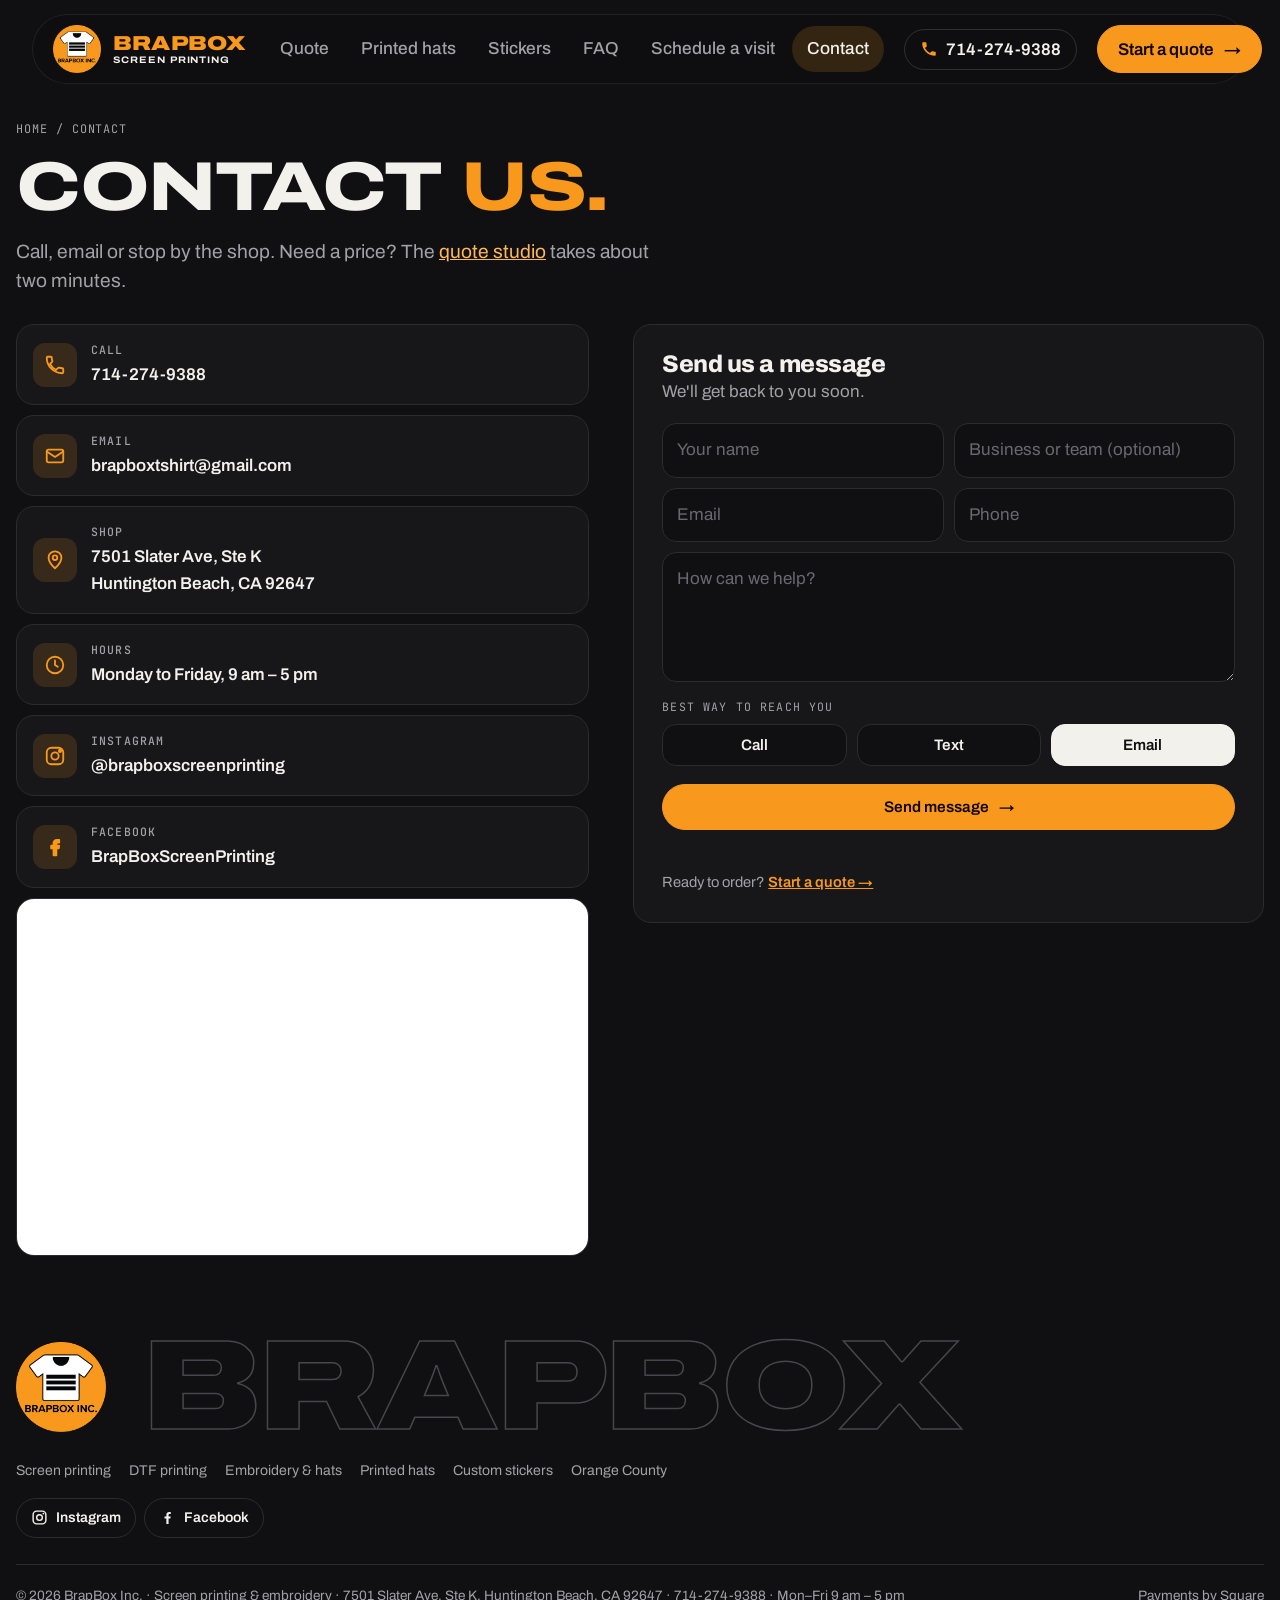
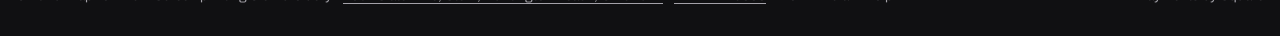
<file: contact/index.html>
<!doctype html>
<html lang="en">
<meta charset="utf-8">
<meta name="viewport" content="width=device-width, initial-scale=1, viewport-fit=cover">
<title>Contact BrapBox Screen Printing | Huntington Beach, CA</title>
<meta name="description" content="Call, email or visit BrapBox Screen Printing at 7501 Slater Ave, Ste K, Huntington Beach, CA. Open Monday to Friday, 9 am to 5 pm.">
<link rel="canonical" href="https://www.brapboxscreenprinting.com/contact/">
<meta name="robots" content="index, follow, max-image-preview:large">
<meta name="theme-color" content="#101012">
<meta property="og:type" content="website">
<meta property="og:site_name" content="BrapBox Screen Printing">
<meta property="og:locale" content="en_US">
<meta property="og:url" content="https://www.brapboxscreenprinting.com/contact/">
<meta property="og:title" content="Contact BrapBox Screen Printing | Huntington Beach, CA">
<meta property="og:description" content="Call, email or visit BrapBox Screen Printing at 7501 Slater Ave, Ste K, Huntington Beach, CA. Open Monday to Friday, 9 am to 5 pm.">
<meta property="og:image" content="https://www.brapboxscreenprinting.com/p/og-image.jpg">
<meta property="og:image:width" content="1200">
<meta property="og:image:height" content="630">
<meta name="twitter:card" content="summary_large_image">
<link rel="icon" type="image/png" href="/p/logo-64.png">
<link rel="apple-touch-icon" href="/p/logo.png">
<link rel="manifest" href="/site.webmanifest">
<link rel="preconnect" href="https://fonts.googleapis.com">
<link rel="preconnect" href="https://fonts.gstatic.com" crossorigin>
<link rel="stylesheet" href="https://fonts.googleapis.com/css2?family=Archivo:wdth,wght@62..125,400..900&family=JetBrains+Mono:wght@400;500&display=swap">
<link rel="stylesheet" href="/assets/pages.css">
<style>
.ct{display:grid;grid-template-columns:minmax(0,1fr) minmax(0,1.1fr);gap:clamp(20px,4vw,44px);margin-top:28px;align-items:start}
.ct-list{list-style:none;margin:0;padding:0;display:grid;gap:10px}
.ct-list li{display:grid;grid-template-columns:44px 1fr;gap:14px;align-items:center;padding:16px;border:1px solid var(--line);border-radius:var(--r);background:var(--bg2,#17171a)}
.ct-list .ic{width:44px;height:44px;border-radius:12px;display:grid;place-items:center;background:color-mix(in srgb,var(--brand) 14%,transparent);color:var(--brand)}
.ct-list .ic svg{width:22px;height:22px;fill:none;stroke:currentColor;stroke-width:2;stroke-linecap:round;stroke-linejoin:round}
.ct-list b{display:block;font-family:var(--mono);font-size:.72rem;letter-spacing:.1em;text-transform:uppercase;color:var(--muted);font-weight:500;margin-bottom:3px}
.ct-list a,.ct-list span{color:var(--fg);font-weight:600;text-decoration:none;overflow-wrap:anywhere}
.ct-list a:hover{color:var(--brand)}
.ct-map{margin-top:10px;border-radius:var(--r);overflow:hidden;border:1px solid var(--line);aspect-ratio:16/10;background:#17171a}
.ct-map iframe{width:100%;height:100%;border:0;display:block}
.ct-form{padding:clamp(18px,3vw,28px);border:1px solid var(--line);border-radius:var(--r);background:var(--bg2,#17171a)}
.ct-form h2{margin:0 0 4px;font-size:1.5rem}.ct-form .sub{color:var(--muted);margin:0 0 18px}
.ct-2{display:grid;grid-template-columns:1fr 1fr;gap:10px;margin-bottom:10px}
.ct-in,.ct-form textarea{width:100%;font:inherit;color:var(--fg);background:var(--bg);border:1px solid var(--line);border-radius:14px;padding:13px 14px}
.ct-in::placeholder,.ct-form textarea::placeholder{color:#6A6870;opacity:1}
.ct-in:focus,.ct-form textarea:focus{outline:2px solid var(--brand);outline-offset:1px}
.ct-form textarea{min-height:130px;resize:vertical;display:block}
.ct-lab{display:block;font-family:var(--mono);font-size:.72rem;letter-spacing:.1em;text-transform:uppercase;color:var(--muted);margin:16px 0 8px}
.ct-cm{display:grid;grid-template-columns:repeat(3,1fr);gap:10px}
.ct-cm button{padding:12px 8px;border-radius:14px;border:1px solid var(--line);background:var(--bg);color:var(--fg);font:600 .95rem var(--sans);cursor:pointer}
.ct-cm button[aria-pressed=true]{background:var(--fg);color:var(--bg);border-color:var(--fg)}
.ct-form .btn{width:100%;justify-content:center;margin-top:18px}
.ct-err{color:#ff7b7b;font-size:.9rem;min-height:1.2em;margin:10px 0 0}
.ct-hp{position:absolute;left:-9999px;width:1px;height:1px;overflow:hidden}
.ct-done{text-align:center;padding:30px 10px}.ct-done h2{font-size:1.6rem}.ct-done p{color:var(--muted)}
.ct-quote{margin-top:14px;color:var(--muted);font-size:.92rem}.ct-quote a{color:var(--brand);font-weight:600}
@media (max-width:860px){.ct{grid-template-columns:1fr}}
@media (max-width:520px){.ct-2{grid-template-columns:1fr}}
</style>

<script type="application/ld+json">{"@context":"https://schema.org","@graph":[{"@type":"ContactPage","@id":"https://www.brapboxscreenprinting.com/contact/#page","url":"https://www.brapboxscreenprinting.com/contact/","name":"Contact BrapBox Screen Printing","about":{"@id":"https://www.brapboxscreenprinting.com/#business"}},{"@type":"BreadcrumbList","itemListElement":[{"@type":"ListItem","position":1,"name":"Home","item":"https://www.brapboxscreenprinting.com/"},{"@type":"ListItem","position":2,"name":"Contact","item":"https://www.brapboxscreenprinting.com/contact/"}]}]}</script>
<div class="nav"><div class="wrap"><div class="bar">
  <a class="logo" href="/" aria-label="BrapBox Inc. home"><img class="logo-img" src="/p/logo.png" alt="" width="40" height="40"><span class="logo-t"><b>BrapBox</b><small>Screen printing</small></span></a>
  <nav class="links" aria-label="Main"><a href="/#studio">Quote</a><a href="/printed-hats/">Printed hats</a><a href="/custom-stickers/">Stickers</a><a href="/#faq">FAQ</a><a href="/#visit-us">Schedule a visit</a><a href="/contact/" aria-current="page">Contact</a></nav>
  <a class="navtel" href="tel:+17142749388" aria-label="Call BrapBox at 714-274-9388"><svg viewBox="0 0 24 24" aria-hidden="true"><path d="M6.6 10.8a15.1 15.1 0 0 0 6.6 6.6l2.2-2.2a1 1 0 0 1 1-.25 11.4 11.4 0 0 0 3.6.57 1 1 0 0 1 1 1V20a1 1 0 0 1-1 1A17 17 0 0 1 3 4a1 1 0 0 1 1-1h3.5a1 1 0 0 1 1 1c0 1.25.2 2.45.57 3.57a1 1 0 0 1-.25 1z"/></svg><span>714-274-9388</span></a>
  <a class="btn hot sm" href="/#studio">Start a quote <span class="ar">→</span></a>
  <button type="button" class="menu-btn" id="menuBtn" aria-expanded="false" aria-controls="mnav" aria-label="Open menu"><i></i><i></i></button>
</div>
<nav class="mnav" id="mnav" aria-label="Main" hidden><a href="/">Home</a><a href="/#studio">Quote</a><a href="/printed-hats/">Printed hats</a><a href="/custom-stickers/">Stickers</a><a href="/#faq">FAQ</a><a href="/#visit-us">Schedule a visit</a><a href="/contact/" aria-current="page">Contact</a><a class="mnav-tel" href="tel:+17142749388">Call 714-274-9388</a></nav>
</div></div>
<main class="svc"><div class="wrap">
<p class="crumbs"><a href="/">Home</a> / Contact</p>
<h1>Contact <em>us.</em></h1>
<p class="lead">Call, email or stop by the shop. Need a price? The <a href="/#studio">quote studio</a> takes about two minutes.</p>
<div class="ct">
<div>
<ul class="ct-list">
<li><span class="ic" aria-hidden="true"><svg viewBox="0 0 24 24"><path d="M6.6 10.8a15.1 15.1 0 0 0 6.6 6.6l2.2-2.2a1 1 0 0 1 1-.25 11.4 11.4 0 0 0 3.6.57 1 1 0 0 1 1 1V20a1 1 0 0 1-1 1A17 17 0 0 1 3 4a1 1 0 0 1 1-1h3.5a1 1 0 0 1 1 1c0 1.25.2 2.45.57 3.57a1 1 0 0 1-.25 1z"/></svg></span><div><b>Call</b><a href="tel:+17142749388">714-274-9388</a></div></li>
<li><span class="ic" aria-hidden="true"><svg viewBox="0 0 24 24"><rect x="3" y="5" width="18" height="14" rx="2"/><path d="m3 7 9 6 9-6"/></svg></span><div><b>Email</b><a href="mailto:brapboxtshirt@gmail.com">brapboxtshirt@gmail.com</a></div></li>
<li><span class="ic" aria-hidden="true"><svg viewBox="0 0 24 24"><path d="M12 21s-7-6.2-7-11.5A7 7 0 0 1 19 9.5C19 14.8 12 21 12 21z"/><circle cx="12" cy="9.5" r="2.5"/></svg></span><div><b>Shop</b><a href="https://www.google.com/maps/search/?api=1&amp;query=7501+Slater+Ave+Ste+K+Huntington+Beach+CA+92647" target="_blank" rel="noopener">7501 Slater Ave, Ste K<br>Huntington Beach, CA 92647</a></div></li>
<li><span class="ic" aria-hidden="true"><svg viewBox="0 0 24 24"><circle cx="12" cy="12" r="9"/><path d="M12 7v5l3 2"/></svg></span><div><b>Hours</b><span>Monday to Friday, 9 am – 5 pm</span></div></li>
<li><span class="ic" aria-hidden="true"><svg viewBox="0 0 24 24"><rect x="3" y="3" width="18" height="18" rx="5" fill="none" stroke="currentColor" stroke-width="2"/><circle cx="12" cy="12" r="4" fill="none" stroke="currentColor" stroke-width="2"/><circle cx="17.5" cy="6.5" r="1.3" fill="currentColor"/></svg></span><div><b>Instagram</b><a href="https://www.instagram.com/brapboxscreenprinting/" target="_blank" rel="noopener me">@brapboxscreenprinting</a></div></li><li><span class="ic" aria-hidden="true"><svg viewBox="0 0 24 24"><path fill="currentColor" d="M13.5 21v-7.5h2.6l.4-3h-3V8.6c0-.9.3-1.5 1.5-1.5h1.6V4.4c-.3 0-1.2-.1-2.3-.1-2.3 0-3.9 1.4-3.9 4V10.5H7.8v3h2.6V21z"/></svg></span><div><b>Facebook</b><a href="https://www.facebook.com/BrapBoxScreenPrinting" target="_blank" rel="noopener me">BrapBoxScreenPrinting</a></div></li></ul>
<div class="ct-map"><iframe src="https://www.google.com/maps?q=7501+Slater+Ave+Ste+K,+Huntington+Beach,+CA+92647&output=embed" title="Map to BrapBox at 7501 Slater Ave, Huntington Beach" loading="lazy" referrerpolicy="no-referrer-when-downgrade"></iframe></div>
</div>
<div class="ct-form" id="ctBox">
<form id="ctForm" novalidate>
<h2>Send us a message</h2><p class="sub">We'll get back to you soon.</p>
<div class="ct-2"><input class="ct-in" id="ctName" placeholder="Your name" autocomplete="name" aria-label="Your name"><input class="ct-in" id="ctOrg" placeholder="Business or team (optional)" autocomplete="organization" aria-label="Business or team"></div>
<div class="ct-2"><input class="ct-in" type="email" id="ctEmail" placeholder="Email" autocomplete="email" aria-label="Email"><input class="ct-in" type="tel" id="ctPhone" placeholder="Phone" autocomplete="tel" aria-label="Phone"></div>
<textarea id="ctMsg" placeholder="How can we help?" aria-label="Your message" maxlength="3000"></textarea>
<span class="ct-lab">Best way to reach you</span>
<div class="ct-cm" id="ctCM" role="group" aria-label="Best way to reach you"><button type="button" data-v="call" aria-pressed="false">Call</button><button type="button" data-v="text" aria-pressed="false">Text</button><button type="button" data-v="email" aria-pressed="true">Email</button></div>
<div class="ct-hp" aria-hidden="true"><input id="ctHp" tabindex="-1" autocomplete="off"></div>
<button type="submit" class="btn hot" id="ctSend">Send message <span class="ar">→</span></button>
<p class="ct-err" id="ctErr" role="alert"></p>
</form>
<p class="ct-quote">Ready to order? <a href="/#studio">Start a quote →</a></p>
</div>
</div>
</div></main>
<footer><div class="wrap"><div class="foot-brand"><img src="/p/logo.png" alt="BrapBox Inc. logo" width="120" height="120" loading="lazy"><div class="mega-wrap"><div class="mega" aria-hidden="true">BrapBox</div></div></div>
<nav class="foot-links" aria-label="Services"><a href="/screen-printing/">Screen printing</a><a href="/dtf-printing/">DTF printing</a><a href="/embroidery/">Embroidery &amp; hats</a><a href="/printed-hats/">Printed hats</a><a href="/custom-stickers/">Custom stickers</a><a href="/orange-county/">Orange County</a></nav><div class="foot-social"><a href="https://www.instagram.com/brapboxscreenprinting/" target="_blank" rel="noopener me" aria-label="BrapBox on Instagram"><svg viewBox="0 0 24 24" aria-hidden="true"><rect x="3" y="3" width="18" height="18" rx="5" fill="none" stroke="currentColor" stroke-width="2"/><circle cx="12" cy="12" r="4" fill="none" stroke="currentColor" stroke-width="2"/><circle cx="17.5" cy="6.5" r="1.3" fill="currentColor"/></svg><span>Instagram</span></a><a href="https://www.facebook.com/BrapBoxScreenPrinting" target="_blank" rel="noopener me" aria-label="BrapBox on Facebook"><svg viewBox="0 0 24 24" aria-hidden="true"><path fill="currentColor" d="M13.5 21v-7.5h2.6l.4-3h-3V8.6c0-.9.3-1.5 1.5-1.5h1.6V4.4c-.3 0-1.2-.1-2.3-.1-2.3 0-3.9 1.4-3.9 4V10.5H7.8v3h2.6V21z"/></svg><span>Facebook</span></a></div>
<div class="foot"><span>© 2026 BrapBox Inc. · Screen printing &amp; embroidery · <a href="/#visit-us" class="footvisit">7501 Slater Ave, Ste K, Huntington Beach, CA 92647</a> · <a href="tel:+17142749388" class="footvisit">714-274-9388</a> · Mon–Fri 9 am – 5 pm</span><span>Payments by Square</span></div></div></footer>
<script>
(()=>{const b=document.getElementById("menuBtn"),m=document.getElementById("mnav");
b.addEventListener("click",()=>{const o=m.hidden;m.hidden=!o;b.setAttribute("aria-expanded",String(o));});
addEventListener("keydown",e=>{if(e.key==="Escape"&&!m.hidden){m.hidden=true;b.setAttribute("aria-expanded","false");}});})();
(()=>{const $=id=>document.getElementById(id);let cm="email";
const PREVIEW=location.protocol==="file:"||/claude|anthropic|localhost|127\.0\.0\.1/i.test(location.hostname);
$("ctCM").addEventListener("click",e=>{const b=e.target.closest("button");if(!b)return;cm=b.dataset.v;$("ctCM").querySelectorAll("button").forEach(x=>x.setAttribute("aria-pressed",String(x===b)));});
$("ctForm").addEventListener("submit",async e=>{e.preventDefault();const err=$("ctErr");err.textContent="";
  const name=$("ctName").value.trim(),email=$("ctEmail").value.trim(),phone=$("ctPhone").value.trim(),msg=$("ctMsg").value.trim();
  if(!name){err.textContent="Please add your name.";$("ctName").focus();return;}
  if(!/^[^@\s]+@[^@\s]+\.[^@\s]+$/.test(email)&&phone.replace(/\D/g,"").length<10){err.textContent="Please add an email or phone number so we can reach you.";$("ctEmail").focus();return;}
  if(!msg){err.textContent="Please write a short message.";$("ctMsg").focus();return;}
  const b=$("ctSend"),old=b.innerHTML;b.disabled=true;b.textContent="Sending…";
  const ref="BB-C"+Date.now().toString(36).slice(-5).toUpperCase();
  const data={type:"quote",name,org:$("ctOrg").value.trim(),email,phone,contact:cm,summary:"CONTACT FORM MESSAGE\n"+msg,when:"Not given",ship:"Not given",notes:msg,ref,hp:$("ctHp").value,files:[]};
  let ok=false;
  if(PREVIEW){console.info("[BrapBox] preview host, message not sent",data);ok=true;}
  else{try{const r=await fetch("/api/lead",{method:"POST",headers:{"Content-Type":"application/json"},body:JSON.stringify(data)});let j={};try{j=await r.json();}catch(_){}ok=r.ok&&j.ok;}catch(_){}}
  if(!ok){b.disabled=false;b.innerHTML=old;err.innerHTML='Sorry, that didn\'t go through. Please call <a href="tel:+17142749388">714-274-9388</a> or email <a href="mailto:brapboxtshirt@gmail.com">brapboxtshirt@gmail.com</a>.';return;}
  $("ctBox").innerHTML='<div class="ct-done"><h2>Thanks, '+name.split(" ")[0].replace(/[<>&"]/g,"")+'.</h2><p>Your message is in. We\'ll get back to you soon.</p><p class="ct-quote" style="margin-top:18px">Ready to order? <a href="/#studio">Start a quote →</a></p></div>';});})();
</script>
</file>
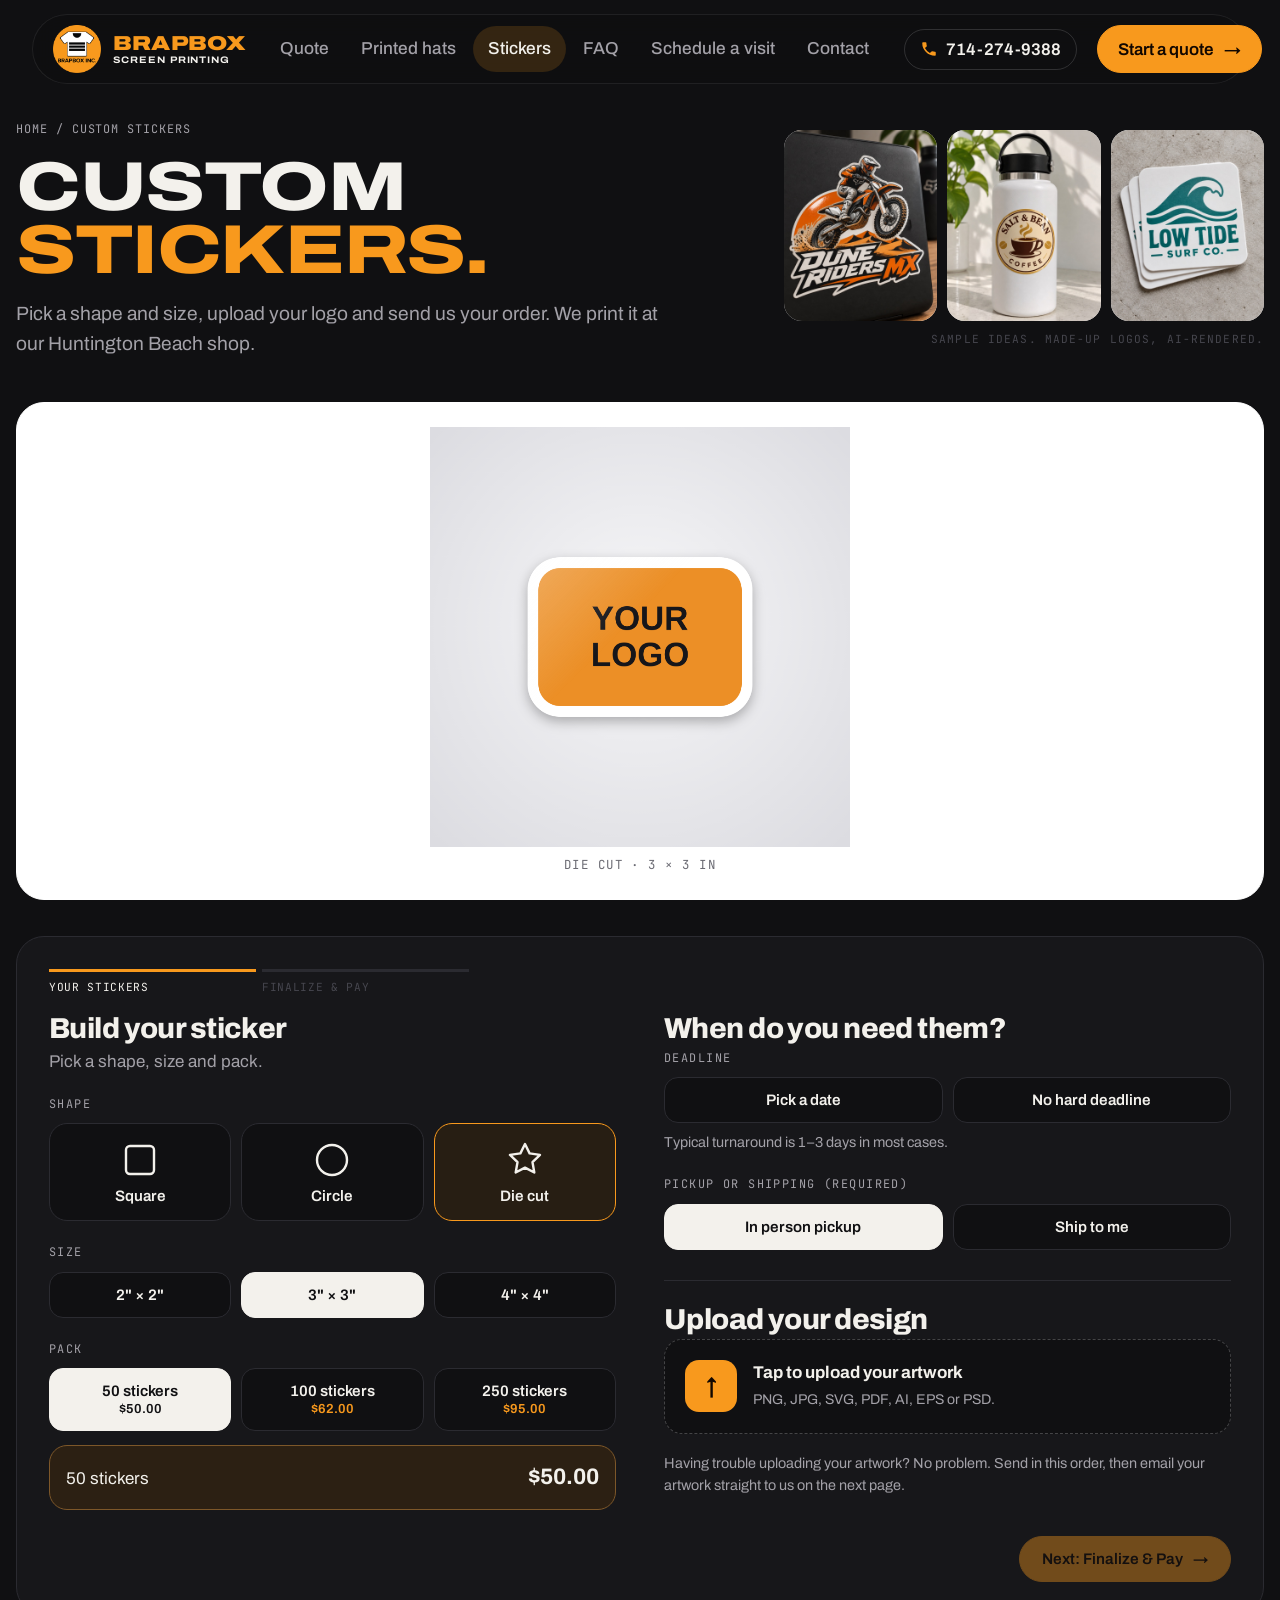
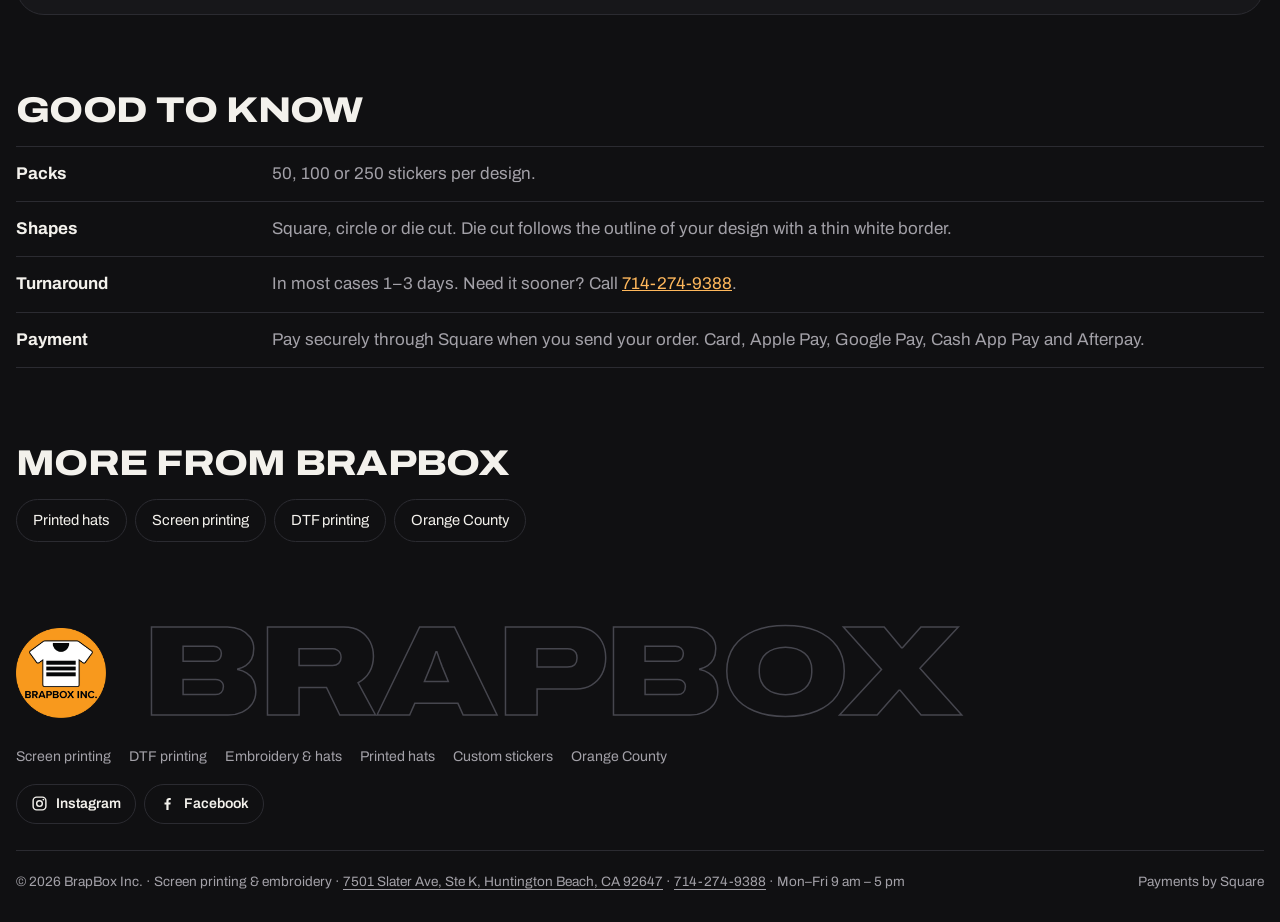
<file: custom-stickers/index.html>
<!doctype html>
<html lang="en">
<meta charset="utf-8">
<meta name="viewport" content="width=device-width, initial-scale=1, viewport-fit=cover">
<title>Custom Stickers in Huntington Beach, CA | BrapBox</title>
<meta name="description" content="Order custom vinyl stickers online. Pick square, circle or die cut, upload your logo and send your order to our Huntington Beach shop.">
<link rel="canonical" href="https://www.brapboxscreenprinting.com/custom-stickers/">
<meta name="robots" content="index, follow, max-image-preview:large">
<meta name="theme-color" content="#101012">
<meta property="og:type" content="website">
<meta property="og:site_name" content="BrapBox Screen Printing">
<meta property="og:locale" content="en_US">
<meta property="og:url" content="https://www.brapboxscreenprinting.com/custom-stickers/">
<meta property="og:title" content="Custom Stickers in Huntington Beach, CA | BrapBox">
<meta property="og:description" content="Order custom vinyl stickers online. Pick square, circle or die cut, upload your logo and send your order to our Huntington Beach shop.">
<meta property="og:image" content="https://www.brapboxscreenprinting.com/p/og-image.jpg">
<meta property="og:image:width" content="1200">
<meta property="og:image:height" content="630">
<meta name="twitter:card" content="summary_large_image">
<link rel="icon" type="image/png" href="/p/logo-64.png">
<link rel="apple-touch-icon" href="/p/logo.png">
<link rel="manifest" href="/site.webmanifest">
<link rel="preconnect" href="https://fonts.googleapis.com">
<link rel="preconnect" href="https://fonts.gstatic.com" crossorigin>
<link rel="stylesheet" href="https://fonts.googleapis.com/css2?family=Archivo:wdth,wght@62..125,400..900&family=JetBrains+Mono:wght@400;500&display=swap">
<link rel="stylesheet" href="/assets/pages.css">
<script type="application/ld+json">{"@context":"https://schema.org","@graph":[{"@type":"Service","@id":"https://www.brapboxscreenprinting.com/custom-stickers/#service","name":"Custom stickers","serviceType":"Sticker printing","description":"Custom square, circle and die cut vinyl stickers, ordered online and printed at our Huntington Beach shop.","url":"https://www.brapboxscreenprinting.com/custom-stickers/","provider":{"@id":"https://www.brapboxscreenprinting.com/#business"},"areaServed":[{"@type":"City","name":"Huntington Beach, CA"},{"@type":"AdministrativeArea","name":"Orange County, CA"}]},{"@type":"Product","@id":"https://www.brapboxscreenprinting.com/custom-stickers/#stickers","name":"Custom vinyl stickers","description":"Custom square, circle and die cut vinyl stickers in 2, 3 and 4 inch sizes, in packs of 50, 100 or 250.","url":"https://www.brapboxscreenprinting.com/custom-stickers/","image":"https://www.brapboxscreenprinting.com/p/1405.jpg","brand":{"@type":"Brand","name":"BrapBox"},"offers":{"@type":"AggregateOffer","lowPrice":"40.00","highPrice":"120.00","priceCurrency":"USD","offerCount":9,"availability":"https://schema.org/InStock","url":"https://www.brapboxscreenprinting.com/custom-stickers/","seller":{"@id":"https://www.brapboxscreenprinting.com/#business"}}},{"@type":"WebPage","@id":"https://www.brapboxscreenprinting.com/custom-stickers/#webpage","url":"https://www.brapboxscreenprinting.com/custom-stickers/","name":"Custom Stickers in Huntington Beach, CA | BrapBox","isPartOf":{"@id":"https://www.brapboxscreenprinting.com/#website"},"about":{"@id":"https://www.brapboxscreenprinting.com/custom-stickers/#service"},"inLanguage":"en-US"},{"@type":"BreadcrumbList","itemListElement":[{"@type":"ListItem","position":1,"name":"Home","item":"https://www.brapboxscreenprinting.com/"},{"@type":"ListItem","position":2,"name":"Custom stickers","item":"https://www.brapboxscreenprinting.com/custom-stickers/"}]},{"@type":"LocalBusiness","@id":"https://www.brapboxscreenprinting.com/#business","name":"BrapBox Screen Printing","url":"https://www.brapboxscreenprinting.com/","telephone":"+1-714-274-9388","image":"https://www.brapboxscreenprinting.com/p/og-image.jpg","address":{"@type":"PostalAddress","streetAddress":"7501 Slater Ave, Ste K","addressLocality":"Huntington Beach","addressRegion":"CA","postalCode":"92647","addressCountry":"US"}}]}</script>
<style>
.hs{display:grid;grid-template-columns:minmax(0,1fr) minmax(0,1.1fr);gap:clamp(20px,3vw,36px);align-items:start;margin-top:clamp(28px,4vw,44px)}
@media (max-width:860px){.hs{grid-template-columns:1fr}}
.hs-prev{position:sticky;top:96px;background:var(--bg2);border:1px solid var(--line);border-radius:var(--r-lg);padding:clamp(16px,3vw,28px);text-align:center}
@media (max-width:860px){.hs-prev{position:static}}
.hs-prev svg{width:100%;max-width:440px;height:auto;display:block;margin:0 auto}
.hs-stage{position:relative;max-width:440px;margin:0 auto;border-radius:var(--r);overflow:hidden}
.hs-stage.photo{background:#fff;aspect-ratio:4/5;max-width:400px}
#hsPhoto{display:block;width:100%;height:100%;object-fit:contain}
.hs-arton{position:absolute;left:var(--ax,34%);top:var(--ay,26%);width:var(--aw,32%);height:var(--ah,22%);object-fit:contain;mix-blend-mode:multiply;pointer-events:none}
.hs-arton.lt{mix-blend-mode:normal}
.hs-views{display:flex;justify-content:center;gap:8px;margin-top:14px}
.hs-views button{padding:8px 16px;border-radius:999px;border:1px solid var(--line);background:var(--bg);color:var(--fg);font:600 .88rem var(--sans);cursor:pointer}
.hs-views button[aria-pressed=true]{background:var(--fg);color:var(--bg);border-color:var(--fg)}
.hs-cap{font-family:var(--mono);font-size:.78rem;letter-spacing:.12em;text-transform:uppercase;color:var(--muted);margin-top:8px}
.hs-panel{background:var(--bg2);border:1px solid var(--line);border-radius:var(--r-lg);padding:clamp(18px,3vw,32px)}
.hs-track{display:flex;gap:6px;list-style:none;margin:0 0 22px;padding:0;counter-reset:s}
.hs-track li{flex:1;font-family:var(--mono);font-size:.7rem;letter-spacing:.06em;text-transform:uppercase;color:var(--dim);border-top:3px solid var(--line);padding-top:8px;line-height:1.3}
.hs-track li.on{color:var(--fg);border-color:var(--brand)}.hs-track li.done{color:var(--muted);border-color:var(--muted)}
.hs-step h2{font-size:clamp(1.6rem,3.4vw,2.2rem);margin-bottom:6px}
.hs-step>p.sub{color:var(--muted);margin-bottom:20px}
.hs-step[data-s="1"],.hs-step[data-s="2"]{border-top:1px solid var(--line);padding-top:26px;margin-top:30px}
.hs-step[data-s="0"] h2,.hs-step[data-s="1"] h2,.hs-step[data-s="2"] h2{font-size:clamp(1.4rem,2.8vw,1.8rem)}
.hs-track{max-width:420px}
.hs-lab{display:block;font-family:var(--mono);font-size:.74rem;letter-spacing:.12em;text-transform:uppercase;color:var(--muted);margin:22px 0 10px}
.hs-lab:first-of-type{margin-top:0}
.hs-hats{display:grid;grid-template-columns:1fr;gap:10px}
.hs-price{font-style:normal;font-weight:700;color:var(--brand);font-size:.98rem;margin-top:2px}
.hs-total{display:flex;justify-content:space-between;align-items:baseline;gap:12px;margin-top:14px;padding:14px 16px;border-radius:var(--r);background:color-mix(in srgb,var(--brand) 12%,var(--bg));border:1px solid color-mix(in srgb,var(--brand) 40%,var(--line))}
.hs-total b{font-size:1.4rem}
.hs-opt{display:grid;grid-template-columns:minmax(0,1fr) auto;align-items:center;gap:14px;text-align:left;padding:16px 18px;border-radius:var(--r);border:1px solid var(--line);background:var(--bg);color:var(--fg);font:inherit;cursor:pointer;transition:border-color .2s,background .2s}
.hs-ot{display:grid;gap:4px;min-width:0}.hs-cq{display:grid;gap:4px;justify-items:center;cursor:text}.hs-cq span{font-family:var(--mono);font-size:.7rem;letter-spacing:.12em;text-transform:uppercase;color:var(--muted)}
.hs-cq input{width:92px;font:700 1.25rem var(--sans);text-align:center;color:var(--fg);background:var(--bg2);border:1px solid var(--line);border-radius:12px;padding:10px 6px}
.hs-cq input:focus{border-color:var(--brand);outline:none}.hs-opt.has .hs-cq input{border-color:var(--brand)}
.hs-opt b{font-size:1.05rem}.hs-opt span{color:var(--muted);font-size:.9rem;line-height:1.4}
.hs-opt[aria-pressed=true]{border-color:var(--brand);background:color-mix(in srgb,var(--brand) 10%,var(--bg))}
.hs-cols{display:flex;flex-wrap:wrap;gap:10px}
.hs-cols button{width:38px;height:38px;border-radius:50%;border:2px solid rgba(255,255,255,.16);cursor:pointer;padding:0}
.hs-cols button[aria-pressed=true]{outline:2px solid var(--brand);outline-offset:3px}
.hs-cname{color:var(--muted);font-size:.92rem;margin-top:10px}
.hs-in,.hs-panel textarea{width:100%;font:inherit;color:var(--fg);background:var(--bg);border:1px solid var(--line);border-radius:14px;padding:13px 14px}
.hs-in::placeholder,.hs-panel textarea::placeholder{color:#6A6870;opacity:1}
.hs-panel textarea{min-height:90px;resize:vertical}
.hs-qty{max-width:180px;font-size:1.3rem;font-weight:700;text-align:center}
.hs-note{color:var(--muted);font-size:.9rem;margin-top:8px}
.hs-note.low{color:var(--brand)}
.hs-btns{display:grid;grid-template-columns:1fr 1fr;gap:10px}
.hs-btns.three{grid-template-columns:repeat(3,1fr)}
.hs-btns button{padding:14px 10px;border-radius:14px;border:1px solid var(--line);background:var(--bg);color:var(--fg);font:600 .95rem var(--sans);cursor:pointer}
.hs-btns button[aria-pressed=true]{background:var(--fg);color:var(--bg);border-color:var(--fg)}
.hs-btns button.ship[aria-pressed=true]{background:var(--lime);border-color:var(--lime);color:#101012}
.hs-date{margin-top:10px}
.hs-2{display:grid;grid-template-columns:1fr 1fr;gap:10px;margin-bottom:10px}
@media (max-width:480px){.hs-2{grid-template-columns:1fr}}
.hs-drop{display:flex;align-items:center;gap:16px;padding:20px;border:1.5px dashed rgba(255,255,255,.22);border-radius:var(--r);background:var(--bg);cursor:pointer;position:relative}
.hs-drop.over{border-color:var(--brand)}
.hs-drop input{position:absolute;inset:0;opacity:0;cursor:pointer}
.hs-drop .ico{flex:none;width:52px;height:52px;border-radius:14px;display:grid;place-items:center;background:var(--brand);color:var(--brand-ink);font-size:1.4rem;font-weight:800}
.hs-drop .ico.ok{background:var(--lime)}
.hs-drop b{display:block;word-break:break-word}.hs-drop small{color:var(--muted);font-size:.88rem}
.hs-files{list-style:none;margin:10px 0 0;padding:0;display:grid;gap:6px}
.hs-files li{display:flex;justify-content:space-between;gap:10px;align-items:center;font-size:.92rem;color:var(--muted);padding:8px 12px;border:1px solid var(--line);border-radius:12px}
.hs-files button{background:none;border:0;color:var(--muted);font-size:1.2rem;cursor:pointer;line-height:1}
.hs-link{background:none;border:0;padding:0;color:var(--brand);font:600 .95rem var(--sans);text-decoration:underline;text-underline-offset:3px;cursor:pointer}
.hs-sum{border:1px solid var(--line);border-radius:var(--r);overflow:hidden;margin-bottom:18px}
.hs-sum div{display:flex;justify-content:space-between;gap:14px;padding:11px 14px;border-top:1px solid var(--line);font-size:.93rem}
.hs-sum div:first-child{border-top:0}.hs-sum span{color:var(--muted)}.hs-sum b{text-align:right;font-weight:600}
.hs-nav{display:flex;justify-content:space-between;gap:10px;margin-top:26px}
.hs-nav .btn[disabled]{opacity:.4;pointer-events:none}
.hs-err{color:var(--brand);margin-top:12px;font-size:.95rem}.hs-err:empty{display:none}
.hs-done{text-align:left}.hs-done h2{font-size:clamp(1.8rem,4vw,2.6rem);margin:8px 0 10px}
.hs-done .card2{display:grid;gap:4px;margin:18px 0;padding:16px 18px;border:1px solid var(--line);border-radius:var(--r)}
.hs-done .card2 a{color:var(--fg);text-decoration:none}.hs-done .card2 a:hover{color:var(--brand)}
.hs-hp{position:absolute;left:-9999px;width:1px;height:1px;overflow:hidden}

/* white mockup section */
.hs-prev{background:#fff;border-color:#fff;color:#16161a}
.hs-stage,.hs-stage.photo{border-radius:0}
.hs-views button{background:#fff;color:#16161a;border-color:#d9d9de}
.hs-views button:hover{border-color:#9a9aa2}
.hs-views button[aria-pressed=true]{background:#16161a;color:#fff;border-color:#16161a}
.hs-cap{color:#6b6b73}
.hs-prev :focus-visible{outline-color:#16161a}

.hs-addr{margin-bottom:10px}
.hs-nobg{display:grid;gap:4px;margin-top:12px}
.hs-nobg button{display:inline-flex;align-items:center;gap:10px;justify-self:start;padding:10px 16px 10px 10px;border-radius:999px;border:1px solid var(--line);background:var(--bg);color:var(--fg);font:600 .95rem var(--sans);cursor:pointer}
.hs-nobg .sw{width:36px;height:20px;border-radius:999px;background:var(--line);position:relative;transition:background .2s}
.hs-nobg .sw::after{content:"";position:absolute;top:2px;left:2px;width:16px;height:16px;border-radius:50%;background:var(--fg);transition:left .2s}
.hs-nobg button[aria-pressed=true]{border-color:var(--brand)}.hs-nobg button[aria-pressed=true] .sw{background:var(--brand)}.hs-nobg button[aria-pressed=true] .sw::after{left:18px}
.hs-nobg .hs-note{margin-top:0}
.hs-hero{display:grid;grid-template-columns:minmax(0,1.5fr) minmax(0,1fr);gap:clamp(20px,4vw,48px);align-items:center}
.hs-samp{margin:0}
.hs-sgrid{display:grid;grid-template-columns:repeat(3,1fr);gap:10px}
.hs-sgrid div{position:relative;aspect-ratio:4/5;border-radius:var(--r);overflow:hidden;background:#e9e9ec}
.hs-sgrid img{position:absolute;inset:0;width:100%;height:100%;object-fit:cover;opacity:0;transition:opacity .8s}
.hs-sgrid img.on{opacity:1}
.hs-samp figcaption{font-family:var(--mono);font-size:.7rem;letter-spacing:.1em;text-transform:uppercase;color:var(--dim);margin-top:10px;text-align:right}
@media (max-width:860px){.hs-hero{grid-template-columns:1fr}.hs-samp{margin-top:6px}.hs-samp figcaption{text-align:left}}
@media (prefers-reduced-motion:reduce){.hs-sgrid img{transition:none}}
/* mockup on top, order sections side by side */
.hs{grid-template-columns:1fr}
.hs-prev{position:static;padding:clamp(14px,2.4vw,24px)}
.hs-stage.photo{max-width:340px}
.hs-grid{display:grid;grid-template-columns:minmax(0,1fr) minmax(0,1fr);gap:clamp(24px,4vw,48px);align-items:start}
.hs-col2{min-width:0}
.hs-step[data-s="1"]{border-top:0;padding-top:0;margin-top:0}
.hs-step[data-s="3"],#hsDone{max-width:760px}
@media (max-width:860px){.hs-grid{grid-template-columns:1fr;gap:0}.hs-step[data-s="1"]{border-top:1px solid var(--line);padding-top:26px;margin-top:30px}}

/* stickers */
.st-stage{position:relative;max-width:420px;margin:0 auto}
.st-stage canvas{display:block;width:100%;height:auto;aspect-ratio:1}
.hs-shapes{display:grid;grid-template-columns:repeat(3,1fr);gap:10px}
.hs-shapes button{display:grid;justify-items:center;gap:8px;padding:16px 8px;border-radius:var(--r);border:1px solid var(--line);background:var(--bg);color:var(--fg);font:600 .95rem var(--sans);cursor:pointer}
.hs-shapes button svg{width:40px;height:40px}
.hs-shapes button[aria-pressed=true]{border-color:var(--brand);background:color-mix(in srgb,var(--brand) 10%,var(--bg))}
.hs-sizes{display:grid;grid-template-columns:repeat(3,1fr);gap:10px}
.hs-sizes button{padding:14px 8px;border-radius:14px;border:1px solid var(--line);background:var(--bg);color:var(--fg);font:600 .95rem var(--sans);cursor:pointer;display:grid;gap:2px}
.hs-sizes button small{font-weight:600;color:var(--brand);font-size:.82rem}
.hs-sizes button[aria-pressed=true]{background:var(--fg);color:var(--bg);border-color:var(--fg)}
.hs-sizes button[aria-pressed=true] small{color:var(--bg)}
.hs-sizes.two{grid-template-columns:repeat(3,1fr)}
.st-tip{color:var(--brand);font-size:.88rem;margin-top:8px}
</style>
<div class="nav"><div class="wrap"><div class="bar">
  <a class="logo" href="/" aria-label="BrapBox Inc. home"><img class="logo-img" src="/p/logo.png" alt="" width="40" height="40"><span class="logo-t"><b>BrapBox</b><small>Screen printing</small></span></a>
  <nav class="links" aria-label="Main"><a href="/#studio">Quote</a><a href="/printed-hats/">Printed hats</a><a href="/custom-stickers/" aria-current="page">Stickers</a><a href="/#faq">FAQ</a><a href="/#visit-us">Schedule a visit</a><a href="/contact/">Contact</a></nav>
  <a class="navtel" href="tel:+17142749388" aria-label="Call BrapBox at 714-274-9388"><svg viewBox="0 0 24 24" aria-hidden="true"><path d="M6.6 10.8a15.1 15.1 0 0 0 6.6 6.6l2.2-2.2a1 1 0 0 1 1-.25 11.4 11.4 0 0 0 3.6.57 1 1 0 0 1 1 1V20a1 1 0 0 1-1 1A17 17 0 0 1 3 4a1 1 0 0 1 1-1h3.5a1 1 0 0 1 1 1c0 1.25.2 2.45.57 3.57a1 1 0 0 1-.25 1z"/></svg><span>714-274-9388</span></a>
  <a class="btn hot sm" href="/#studio">Start a quote <span class="ar">→</span></a>
  <button type="button" class="menu-btn" id="menuBtn" aria-expanded="false" aria-controls="mnav" aria-label="Open menu"><i></i><i></i></button>
</div>
<nav class="mnav" id="mnav" aria-label="Main" hidden><a href="/">Home</a><a href="/#studio">Quote</a><a href="/printed-hats/">Printed hats</a><a href="/custom-stickers/" aria-current="page">Stickers</a><a href="/#faq">FAQ</a><a href="/#visit-us">Schedule a visit</a><a href="/contact/">Contact</a><a class="mnav-tel" href="tel:+17142749388">Call 714-274-9388</a></nav>
</div></div>
<main class="svc"><div class="wrap">
<div class="hs-hero"><div>
<p class="crumbs"><a href="/">Home</a> / Custom stickers</p>
<h1>Custom <em>stickers.</em></h1>
<p class="lead">Pick a shape and size, upload your logo and send us your order. We print it at our Huntington Beach shop.</p>
</div>
<figure class="hs-samp" aria-label="Sample sticker designs"><div class="hs-sgrid" id="hsSamp"></div><figcaption>Sample ideas. Made-up logos, AI-rendered.</figcaption></figure>
</div>

<section class="hs" id="order" aria-label="Order custom stickers">
  <div class="hs-prev"><div class="st-stage"><canvas id="stCv" width="900" height="900" role="img" aria-label="Preview of your sticker"></canvas></div>
    <p class="hs-cap" id="hsCap"></p></div>
  <div class="hs-panel">
    <ol class="hs-track" id="hsTrack"><li>Your stickers</li><li>Finalize &amp; Pay</li></ol>
    <form id="hsForm" novalidate>
      <div class="hs-grid"><div class="hs-step" data-s="0">
        <h2>Build your sticker</h2><p class="sub" id="stSub"></p>
        <span class="hs-lab">Shape</span>
        <div class="hs-shapes" id="stShapes" role="group" aria-label="Sticker shape"></div>
        <p class="st-tip" id="stTip" hidden>Tip: turn on Remove background so the die cut follows your design.</p>
        <span class="hs-lab">Size</span>
        <div class="hs-sizes" id="stSizes" role="group" aria-label="Sticker size"></div>
        <span class="hs-lab">Pack</span>
        <div class="hs-sizes two" id="stPacks" role="group" aria-label="How many stickers"></div>
        <div class="hs-total" id="hsTot" hidden><span id="hsTotL"></span><b id="hsTotV"></b></div>
      </div>
      <div class="hs-col2"><div class="hs-step" data-s="1">
        <h2>When do you need them?</h2>
        <span class="hs-lab">Deadline</span>
        <div class="hs-btns"><button type="button" id="hsPickDate" aria-pressed="false">Pick a date</button><button type="button" id="hsFlex" aria-pressed="false">No hard deadline</button></div>
        <input class="hs-in hs-date" id="hsDate" type="date" aria-label="Date you need the stickers" hidden>
        <p class="hs-note" id="hsDateNote">Typical turnaround is 1–3 days in most cases.</p>
        <span class="hs-lab">Pickup or shipping (Required)</span>
        <div class="hs-btns" id="hsShip"><button type="button" data-v="pickup" aria-pressed="true">In person pickup</button><button type="button" class="ship" data-v="ship" aria-pressed="false">Ship to me</button></div>
      </div>
      <div class="hs-step" data-s="2">
        <h2>Upload your design</h2>
        <label class="hs-drop" id="hsDrop"><span class="ico" id="hsIco" aria-hidden="true">↑</span><span><b id="hsDropT">Tap to upload your artwork</b><small id="hsDropS">PNG, JPG, SVG, PDF, AI, EPS or PSD.</small></span><input type="file" id="hsFile" multiple accept="image/png,image/jpeg,image/gif,image/svg+xml,image/webp,image/tiff,application/pdf,.ai,.eps,.psd,.tif,.tiff" aria-label="Upload your artwork"></label>
        <ul class="hs-files" id="hsFiles"></ul>
        <div class="hs-nobg" id="hsNobgW" hidden><button type="button" id="hsNobg" aria-pressed="false"><span class="sw" aria-hidden="true"></span>Remove background</button><span class="hs-note" id="hsNobgN">Takes out a solid background so only your logo prints. Your original file still comes with the order.</span></div>
        <p class="hs-note">Having trouble uploading your artwork? No problem. Send in this order, then email your artwork straight to us on the next page.</p>
      </div></div></div>
      <div class="hs-step" data-s="3" hidden>
        <h2>Finalize &amp; pay</h2><p class="sub" id="stFinSub">Send your order with your art, then pay securely with Square.</p>
        <div class="hs-sum" id="hsSum"></div>
        <div class="hs-2"><input class="hs-in" id="hsName" placeholder="Your name" autocomplete="name" aria-label="Your name"><input class="hs-in" id="hsOrg" placeholder="Business or team (optional)" autocomplete="organization" aria-label="Business or team"></div>
        <div class="hs-2"><input class="hs-in" type="email" id="hsEmail" placeholder="Email" autocomplete="email" aria-label="Email"><input class="hs-in" type="tel" id="hsPhone" placeholder="Phone" autocomplete="tel" aria-label="Phone"></div>
        <input class="hs-in hs-addr" id="hsAddr" placeholder="Shipping address (optional)" autocomplete="street-address" aria-label="Shipping address (optional)" maxlength="300">
        <span class="hs-lab">Preferred method of contact</span>
        <div class="hs-btns three" id="hsCM"><button type="button" data-v="call" aria-pressed="false">Call</button><button type="button" data-v="text" aria-pressed="false">Text</button><button type="button" data-v="email" aria-pressed="false">Email</button></div>
        <span class="hs-lab">Notes</span>
        <textarea id="hsNotes" placeholder="Anything else? Event date, a second design, special colors" aria-label="Notes"></textarea>
        <div class="hs-hp" aria-hidden="true"><input id="hsHp" tabindex="-1" autocomplete="off"></div>
      </div>
      <p class="hs-err" id="hsErr" role="alert"></p>
      <div class="hs-nav" id="hsNav"><button type="button" class="btn" id="hsBack">← Back</button><button type="button" class="btn hot" id="hsNext">Next <span class="ar">→</span></button></div>
    </form>
    <div class="hs-done" id="hsDone" hidden></div>
  </div>
</section>

<section class="blk"><h2>Good to know</h2><ul class="facts" id="stFacts"></ul></section>
<section class="blk"><h2>More from BrapBox</h2><div class="more"><a href="/printed-hats/">Printed hats</a><a href="/screen-printing/">Screen printing</a><a href="/dtf-printing/">DTF printing</a><a href="/orange-county/">Orange County</a></div></section>
</div></main>
<footer><div class="wrap"><div class="foot-brand"><img src="/p/logo.png" alt="BrapBox Inc. logo" width="120" height="120" loading="lazy"><div class="mega-wrap"><div class="mega" aria-hidden="true">BrapBox</div></div></div>
<nav class="foot-links" aria-label="Services"><a href="/screen-printing/">Screen printing</a><a href="/dtf-printing/">DTF printing</a><a href="/embroidery/">Embroidery &amp; hats</a><a href="/printed-hats/">Printed hats</a><a href="/custom-stickers/">Custom stickers</a><a href="/orange-county/">Orange County</a></nav><div class="foot-social"><a href="https://www.instagram.com/brapboxscreenprinting/" target="_blank" rel="noopener me" aria-label="BrapBox on Instagram"><svg viewBox="0 0 24 24" aria-hidden="true"><rect x="3" y="3" width="18" height="18" rx="5" fill="none" stroke="currentColor" stroke-width="2"/><circle cx="12" cy="12" r="4" fill="none" stroke="currentColor" stroke-width="2"/><circle cx="17.5" cy="6.5" r="1.3" fill="currentColor"/></svg><span>Instagram</span></a><a href="https://www.facebook.com/BrapBoxScreenPrinting" target="_blank" rel="noopener me" aria-label="BrapBox on Facebook"><svg viewBox="0 0 24 24" aria-hidden="true"><path fill="currentColor" d="M13.5 21v-7.5h2.6l.4-3h-3V8.6c0-.9.3-1.5 1.5-1.5h1.6V4.4c-.3 0-1.2-.1-2.3-.1-2.3 0-3.9 1.4-3.9 4V10.5H7.8v3h2.6V21z"/></svg><span>Facebook</span></a></div>
<div class="foot"><span>© 2026 BrapBox Inc. · Screen printing &amp; embroidery · <a href="/#visit-us" class="footvisit">7501 Slater Ave, Ste K, Huntington Beach, CA 92647</a> · <a href="tel:+17142749388" class="footvisit">714-274-9388</a> · Mon–Fri 9 am – 5 pm</span><span>Payments by Square</span></div></div></footer>
<script>
(()=>{const b=document.getElementById("menuBtn"),m=document.getElementById("mnav");
b.addEventListener("click",()=>{const o=m.hidden;m.hidden=!o;b.setAttribute("aria-expanded",String(o));});
addEventListener("keydown",e=>{if(e.key==="Escape"&&!m.hidden){m.hidden=true;b.setAttribute("aria-expanded","false");}});})();
(()=>{
const $=id=>document.getElementById(id),esc=s=>String(s).replace(/[&<>"]/g,c=>({"&":"&amp;","<":"&lt;",">":"&gt;",'"':"&quot;"})[c]);
// ---- PRICING: price per pack, in dollars, for each size. null = not priced yet ----
// Keep in sync with functions/api/sticker-checkout.js. While any price is null, orders send without online checkout.
const PRICES={"2":{50:40,100:50,250:75},"3":{50:50,100:62,250:95},"4":{50:62,100:78,250:120}};
const PACKS=[50,100,250];
const SIZES=[{id:"2",inch:2},{id:"3",inch:3},{id:"4",inch:4}];
const SHAPES=[{id:"square",name:"Square",ico:'<rect x="6" y="6" width="28" height="28" rx="4"/>'},
              {id:"circle",name:"Circle",ico:'<circle cx="20" cy="20" r="15"/>'},
              {id:"diecut",name:"Die cut",ico:'<path d="M20 4l4.6 9.4 10.4 1.5-7.5 7.3 1.8 10.3L20 27.6l-9.3 4.9 1.8-10.3L5 14.9l10.4-1.5z" stroke-linejoin="round"/>'}];
const money=n=>"$"+n.toFixed(2);
const H={shape:"diecut",size:"3",qty:50,step:0,when:"",date:"",ship:"pickup",cm:"",files:[],art:null,skipArt:false};
const size=()=>SIZES.find(s=>s.id===H.size),shape=()=>SHAPES.find(s=>s.id===H.shape);
const price=(sz,q)=>PRICES[sz][q],priced=()=>price(H.size,H.qty)!=null,tot=()=>priced()?price(H.size,H.qty):0,allPriced=SIZES.every(s=>PACKS.every(q=>PRICES[s.id][q]!=null));
const PREVIEW=location.protocol==="file:"||/claude|anthropic/i.test(location.hostname);
// ---------- sticker preview (canvas) ----------
const cv=$("stCv"),cx=cv.getContext("2d");let artImg=null,artSrc=null;
function placeholder(){const c=document.createElement("canvas");c.width=600;c.height=420;const x=c.getContext("2d");
  x.fillStyle="#EC8F26";x.beginPath();x.roundRect(20,20,560,380,60);x.fill();x.fillStyle="#16161a";x.font="900 92px Archivo, Arial";x.textAlign="center";x.textBaseline="middle";x.fillText("YOUR",300,165);x.fillText("LOGO",300,265);return c;}
const PH=placeholder();
function fit(w,h,bw,bh){const k=Math.min(bw/w,bh/h);return [w*k,h*k];}
function draw(){const W=900;cx.clearRect(0,0,W,W);
  const g=cx.createRadialGradient(W/2,W*.45,60,W/2,W/2,W*.7);g.addColorStop(0,"#f4f4f6");g.addColorStop(1,"#dcdce1");cx.fillStyle=g;cx.fillRect(0,0,W,W);
  const S=Math.round(W*(.4+(size().inch-2)*.17)),X=(W-S)/2,Y=(W-S)/2;
  const src=artImg&&artImg.complete&&artImg.naturalWidth?artImg:PH,sw=src.naturalWidth||src.width,sh=src.naturalHeight||src.height;
  cx.save();cx.shadowColor="rgba(0,0,0,.28)";cx.shadowBlur=26;cx.shadowOffsetY=10;
  let clip;
  if(H.shape==="diecut"){const pad=S*.045,[w,h]=fit(sw,sh,S-pad*2,S-pad*2),ax=(W-w)/2,ay=(W-h)/2;
    const o=document.createElement("canvas");o.width=W;o.height=W;const ox=o.getContext("2d");
    for(let a=0;a<360;a+=12){ox.drawImage(src,ax+Math.cos(a*Math.PI/180)*pad,ay+Math.sin(a*Math.PI/180)*pad,w,h);}
    ox.drawImage(src,ax,ay,w,h);ox.globalCompositeOperation="source-in";ox.fillStyle="#fff";ox.fillRect(0,0,W,W);
    cx.drawImage(o,0,0);cx.restore();cx.drawImage(src,ax,ay,w,h);
    const sh2=document.createElement("canvas");sh2.width=W;sh2.height=W;const s2=sh2.getContext("2d");s2.drawImage(o,0,0);s2.globalCompositeOperation="source-in";
    const lg=s2.createLinearGradient(X,Y,X+S,Y+S);lg.addColorStop(0,"rgba(255,255,255,.35)");lg.addColorStop(.45,"rgba(255,255,255,0)");lg.addColorStop(1,"rgba(255,255,255,0)");s2.fillStyle=lg;s2.fillRect(0,0,W,W);cx.drawImage(sh2,0,0);
  }else{cx.beginPath();if(H.shape==="circle")cx.arc(W/2,W/2,S/2,0,Math.PI*2);else cx.roundRect(X,Y,S,S,S*.06);clip=new Path2D();if(H.shape==="circle")clip.arc(W/2,W/2,S/2,0,Math.PI*2);else clip.roundRect(X,Y,S,S,S*.06);
    cx.fillStyle="#fff";cx.fill();cx.restore();
    const inner=H.shape==="circle"?S*.66:S*.84,[w,h]=fit(sw,sh,inner,inner);cx.save();cx.clip(clip);cx.drawImage(src,(W-w)/2,(W-h)/2,w,h);
    const lg=cx.createLinearGradient(X,Y,X+S,Y+S);lg.addColorStop(0,"rgba(255,255,255,.35)");lg.addColorStop(.45,"rgba(255,255,255,0)");cx.fillStyle=lg;cx.fillRect(X,Y,S,S);cx.restore();
    cx.save();cx.strokeStyle="rgba(0,0,0,.08)";cx.lineWidth=2;cx.stroke(clip);cx.restore();}
  $("hsCap").textContent=`${shape().name} · ${size().inch} × ${size().inch} in`;}
function loadArt(){if(H.art===artSrc)return;artSrc=H.art;if(!H.art){artImg=null;draw();return;}const im=new Image();im.onload=()=>{if(artSrc===H.art){artImg=im;draw();}};im.src=H.art;}
// ---------- options ----------
SHAPES.forEach(s=>{const b=document.createElement("button");b.type="button";b.dataset.v=s.id;b.innerHTML=`<svg viewBox="0 0 40 40" fill="none" stroke="currentColor" stroke-width="2.4" aria-hidden="true">${s.ico}</svg>${s.name}`;b.addEventListener("click",()=>{H.shape=s.id;sync();});$("stShapes").appendChild(b);});
SIZES.forEach(s=>{const b=document.createElement("button");b.type="button";b.dataset.v=s.id;b.textContent=`${s.inch}" × ${s.inch}"`;b.addEventListener("click",()=>{H.size=s.id;sync();});$("stSizes").appendChild(b);});
PACKS.forEach(q=>{const b=document.createElement("button");b.type="button";b.dataset.v=q;b.addEventListener("click",()=>{H.qty=q;sync();});$("stPacks").appendChild(b);});
$("stSub").textContent="Pick a shape, size and pack.";
$("stFacts").innerHTML=[["Packs","50, 100 or 250 stickers per design."],["Shapes","Square, circle or die cut. Die cut follows the outline of your design with a thin white border."],["Turnaround",`In most cases 1–3 days. Need it sooner? Call <a href="tel:+17142749388">714-274-9388</a>.`],["Payment","Pay securely through Square when you send your order. Card, Apple Pay, Google Pay, Cash App Pay and Afterpay."]].map(([a,b])=>`<li><b>${a}</b><span>${b}</span></li>`).join("");

// ---------- deadline / shipping ----------
$("hsPickDate").addEventListener("click",()=>{H.when="date";sync();$("hsDate").focus();try{$("hsDate").showPicker();}catch(_){}});
$("hsFlex").addEventListener("click",()=>{H.when="flex";sync();});
const today=new Date();$("hsDate").min=new Date(today.getTime()-today.getTimezoneOffset()*6e4).toISOString().slice(0,10);
$("hsDate").addEventListener("input",e=>{H.date=e.target.value;sync();});
document.querySelectorAll("#hsShip button").forEach(b=>b.addEventListener("click",()=>{H.ship=b.dataset.v;sync();}));
const bizDays=d=>{let n=0;const t=new Date(today.getFullYear(),today.getMonth(),today.getDate());const x=new Date(d+"T00:00");while(t<x){t.setDate(t.getDate()+1);const w=t.getDay();if(w&&w<6)n++;}return n;};
const fmtD=d=>new Date(d+"T00:00").toLocaleDateString("en-US",{weekday:"short",month:"short",day:"numeric"});
const rush=()=>H.when==="date"&&H.date&&bizDays(H.date)<1;
// ---------- samples ----------
(()=>{const g=$("hsSamp");if(!g)return;const S=[1,2,3,4,5,6].map(n=>`/p/stickers/samples/sample-${n}.jpg`);
  g.innerHTML=[0,1,2].map(i=>`<div><img class="on" src="${S[i]}" alt="Sample custom sticker" loading="lazy"><img src="${S[i+3]}" alt="" loading="lazy"></div>`).join("");
  g.querySelectorAll("img").forEach(im=>im.addEventListener("error",()=>{const d=im.parentNode;im.remove();const k=d.querySelector("img");if(k)k.classList.add("on");if(!g.querySelector("img"))g.closest("figure").hidden=true;}));
  if(matchMedia("(prefers-reduced-motion: reduce)").matches)return;let t=0;
  setInterval(()=>{const d=g.children[t%3];const a=d.querySelectorAll("img");if(a.length===2)a.forEach(im=>im.classList.toggle("on"));t++;},2600);})();
// ---------- upload + remove background ----------
function knock(src){return new Promise(res=>{const im=new Image();im.onload=()=>{const k=Math.min(1,1400/Math.max(im.naturalWidth,im.naturalHeight)),w=Math.max(1,Math.round(im.naturalWidth*k)),h=Math.max(1,Math.round(im.naturalHeight*k));
  const c=document.createElement("canvas");c.width=w;c.height=h;const x=c.getContext("2d");x.drawImage(im,0,0,w,h);const D=x.getImageData(0,0,w,h),d=D.data;
  const px=[];for(let i=0;i<w;i++){px.push(i,(h-1)*w+i);}for(let j=0;j<h;j++){px.push(j*w,j*w+w-1);}
  let R=0,G=0,B=0,n=0;px.forEach(p=>{if(d[p*4+3]>200){R+=d[p*4];G+=d[p*4+1];B+=d[p*4+2];n++;}});
  if(n<px.length*.5){res(src);return;}R/=n;G/=n;B/=n;
  const T1=38,T2=70,dist=p=>Math.hypot(d[p*4]-R,d[p*4+1]-G,d[p*4+2]-B),seen=new Uint8Array(w*h),st=[];
  px.forEach(p=>{if(!seen[p]&&dist(p)<T2){seen[p]=1;st.push(p);}});
  while(st.length){const p=st.pop(),e=dist(p);d[p*4+3]=e<T1?0:Math.round(d[p*4+3]*(e-T1)/(T2-T1));if(e>=T1)continue;const i=p%w,j=(p-i)/w;
    for(const q of [i>0?p-1:-1,i<w-1?p+1:-1,j>0?p-w:-1,j<h-1?p+w:-1])if(q>=0&&!seen[q]&&dist(q)<T2){seen[q]=1;st.push(q);}}
  let x0=w,y0=h,x1=-1,y1=-1;for(let j=0;j<h;j++)for(let i=0;i<w;i++)if(d[(j*w+i)*4+3]>8){if(i<x0)x0=i;if(i>x1)x1=i;if(j<y0)y0=j;if(j>y1)y1=j;}
  if(x1<0){res(src);return;}x.putImageData(D,0,0);const o=document.createElement("canvas");o.width=x1-x0+1;o.height=y1-y0+1;o.getContext("2d").drawImage(c,-x0,-y0);res(o.toDataURL("image/png"));};
  im.onerror=()=>res(src);im.src=src;});}
const rasterImg=()=>H.files.find(f=>/^image\/(png|jpe?g|gif|webp)$/.test(f.type));
async function setArt(){const img=rasterImg()||H.files.find(f=>f.type==="image/svg+xml");H.artNb=null;
  if(!img){H.art=H.artRaw=null;H.nobg=false;sync();return;}
  const src=await new Promise(y=>{const r=new FileReader();r.onload=()=>y(r.result);r.readAsDataURL(img);});H.artRaw=src;H.artFile=img;
  if(H.nobg&&rasterImg()){$("hsNobgN").textContent="Removing background…";H.artNb=await knock(src);$("hsNobgN").textContent="Background removed. Your original file still comes with the order.";}
  H.art=H.nobg&&H.artNb?H.artNb:src;sync();}
function take(list){[...list].forEach(f=>H.files.push(f));setArt();sync();}
$("hsNobg").addEventListener("click",()=>{H.nobg=!H.nobg;if(!H.nobg)$("hsNobgN").textContent="Takes out a solid background so only your logo prints. Your original file still comes with the order.";setArt();});
$("hsFile").addEventListener("change",e=>{take(e.target.files);e.target.value="";});
const dz=$("hsDrop");["dragenter","dragover"].forEach(t=>dz.addEventListener(t,e=>{e.preventDefault();dz.classList.add("over");}));["dragleave","drop"].forEach(t=>dz.addEventListener(t,e=>{e.preventDefault();dz.classList.remove("over");}));dz.addEventListener("drop",e=>take(e.dataTransfer.files));
$("hsFiles").addEventListener("click",e=>{const b=e.target.closest("button");if(!b)return;H.files.splice(+b.dataset.i,1);setArt();});
document.querySelectorAll("#hsCM button").forEach(b=>b.addEventListener("click",()=>{H.cm=b.dataset.v;sync();}));
// ---------- sync ----------
const press=(sel,fn)=>document.querySelectorAll(sel).forEach(b=>b.setAttribute("aria-pressed",String(fn(b))));
function ok(s){if(s===0)return PACKS.includes(H.qty)&&(H.when==="flex"||(H.when==="date"&&!!H.date));return true;}
function whenTxt(){return H.when==="flex"?"No hard deadline":H.date?"Need by "+fmtD(H.date)+(rush()?" (rush)":""):"";}
const addrV=()=>$("hsAddr").value.trim().replace(/\s+/g," ");$("hsAddr").addEventListener("input",()=>sync());
function sumRows(){const f=H.files.map(f=>f.name).join(", ")||"Artwork not uploaded yet";return [["Shape",shape().name],["Size",`${size().inch}" × ${size().inch}"`],["Pack",H.qty+" stickers"],["Estimated total",priced()?money(tot()):"Confirmed with your proof"],["Artwork",f],...(H.nobg&&H.artNb?[["Background","Remove background"]]:[]),["Deadline",whenTxt()],["Pickup or shipping",H.ship==="pickup"?"In person pickup on Slater Ave":"Ship to me"],...(addrV()?[["Shipping address",addrV()]]:[])];}
function sync(){press("#stShapes button",b=>b.dataset.v===H.shape);press("#stSizes button",b=>b.dataset.v===H.size);press("#stPacks button",b=>+b.dataset.v===H.qty);
  document.querySelectorAll("#stPacks button").forEach(b=>{const v=price(H.size,+b.dataset.v);b.innerHTML=`${b.dataset.v} stickers${v!=null?`<small>${money(v)}</small>`:""}`;});
  $("stTip").hidden=!(H.shape==="diecut"&&H.art&&!H.nobg&&rasterImg());
  $("stFinSub").textContent=priced()?"Send your order with your art, then pay securely with Square.":"Send your order with your art. We'll send your proof and price, then a secure Square link to pay.";
  $("hsTot").hidden=!priced();$("hsTotL").textContent=`${H.qty} stickers`;$("hsTotV").textContent=money(tot());
  press("#hsPickDate",()=>H.when==="date");press("#hsFlex",()=>H.when==="flex");$("hsDate").hidden=H.when!=="date";
  $("hsDateNote").textContent=rush()?"That's sooner than our typical 1–3 days. We'll try, or call 714-274-9388 to talk rush.":"Typical turnaround is 1–3 days in most cases.";
  press("#hsShip button",b=>b.dataset.v===H.ship);press("#hsCM button",b=>b.dataset.v===H.cm);
  const has=H.files.length>0;$("hsIco").textContent=has?"✓":"↑";$("hsIco").classList.toggle("ok",has);$("hsDropT").textContent=has?"Looks good. Tap to add another file.":"Tap to upload your artwork";$("hsDropS").textContent=has?"You can add up to 5 files.":"PNG, JPG, SVG, PDF, AI, EPS or PSD.";
  $("hsNobgW").hidden=!rasterImg();press("#hsNobg",()=>H.nobg);$("hsFiles").innerHTML=H.files.map((f,i)=>`<li><span>${esc(f.name)}</span><button type="button" data-i="${i}" aria-label="Remove ${esc(f.name)}">×</button></li>`).join("");
  $("hsSum").innerHTML=sumRows().map(([a,b])=>`<div><span>${a}</span><b>${esc(b)}</b></div>`).join("");
  const ti=H.step===3?1:0;document.querySelectorAll("#hsTrack li").forEach((l,i)=>{l.className=i===ti?"on":i<ti?"done":"";});
  document.querySelectorAll(".hs-step").forEach(s=>s.hidden=H.step===3?+s.dataset.s!==3:+s.dataset.s===3);
  $("hsBack").style.visibility=H.step?"visible":"hidden";
  $("hsNext").innerHTML=H.step===3?(priced()?`Send &amp; pay ${money(tot())}`:"Send my order")+` <span class="ar">→</span>`:`Next: Finalize &amp; Pay <span class="ar">→</span>`;
  $("hsNext").disabled=!ok(H.step);loadArt();draw();}
function go(s){H.step=s;$("hsErr").textContent="";sync();if(innerWidth<860)document.querySelector(".hs").scrollIntoView({behavior:"smooth",block:"start"});}
$("hsBack").addEventListener("click",()=>go(0));
$("hsNext").addEventListener("click",()=>{if(H.step<3){if(ok(0))go(3);}else send();});
$("hsForm").addEventListener("submit",e=>{e.preventDefault();if(H.step===3)send();});
// ---------- send ----------
const ART_OK=/\.(png|jpe?g|gif|webp|svg|pdf|ai|eps|psd|tiff?)$/i,MAIL=`<a href="mailto:brapboxtshirt@gmail.com" style="white-space:nowrap">brapboxtshirt@gmail.com</a>`;
const ART_ERR={too_many_files:"That's more than 5 files.",files_too_large:"That file is too big.",file_type_not_allowed:"That file type can't go through the form.",bad_file:"One of your files couldn't be read."};
const readB64=f=>new Promise((y,n)=>{const r=new FileReader();r.onload=()=>y(r.result);r.onerror=()=>n(r.error);r.readAsDataURL(f);});
async function lead(data){if(PREVIEW){console.info("[BrapBox] preview host, order not sent",data);return {ok:true};}
  try{const res=await fetch("/api/lead",{method:"POST",headers:{"Content-Type":"application/json"},body:JSON.stringify(data)});let j={};try{j=await res.json();}catch(_){}return res.ok&&j.ok?{ok:true}:{ok:false,error:j.error||("HTTP "+res.status)};}catch(e){return {ok:false,error:String(e)};}}
async function checkout(d){if(PREVIEW||!priced()){console.info("[BrapBox] checkout skipped",d);return {};}
  try{const r=await fetch("/api/sticker-checkout",{method:"POST",headers:{"Content-Type":"application/json"},body:JSON.stringify(d)});const j=await r.json();return r.ok&&j.url?{url:j.url}:{};}catch(_){return {};}}
const CARD=`<div class="card2"><b>BrapBox Screen Printing</b><a href="https://www.google.com/maps/search/?api=1&amp;query=7501+Slater+Ave+Ste+K+Huntington+Beach+CA+92647" target="_blank" rel="noopener">7501 Slater Ave, Ste K, Huntington Beach, CA 92647</a><a href="tel:+17142749388">714-274-9388</a><a href="mailto:brapboxtshirt@gmail.com">brapboxtshirt@gmail.com</a></div>`;
const artNote=ref=>`<p class="hs-note">Need to send artwork? Email it to <a href="mailto:brapboxtshirt@gmail.com?subject=Artwork%20for%20sticker%20order%20${ref}">brapboxtshirt@gmail.com</a> and put <b>${ref}</b> in the subject line.</p>`;
async function send(){const err=$("hsErr"),name=$("hsName").value.trim(),email=$("hsEmail").value.trim(),phone=$("hsPhone").value.trim(),em=/^\S+@\S+\.\S+$/.test(email),ph=phone.replace(/\D/g,"").length>=10;
  if(!name){err.textContent="Add your name so we know who the stickers are for.";$("hsName").focus();return;}
  if(!em&&!ph){err.textContent="Add an email or a phone number so we can send your proof.";$("hsEmail").focus();return;}
  if((H.cm==="call"||H.cm==="text")&&!ph){err.textContent=`Add your phone number so we can ${H.cm} you.`;$("hsPhone").focus();return;}
  if(H.cm==="email"&&!em){err.textContent="Add your email so we can send your proof.";$("hsEmail").focus();return;}
  const artFail=m=>{err.innerHTML=`${esc(m)} No problem: send your order without it, then email your art to ${MAIL} with your order number. <button type="button" class="hs-link" id="hsNoArt">Send without the art</button>`;$("hsNoArt").addEventListener("click",()=>{H.skipArt=true;send();});};
  const fl=H.skipArt?[]:H.files;
  if(fl.length>5){artFail(ART_ERR.too_many_files);return;}
  const bad=fl.find(f=>!ART_OK.test(f.name));if(bad){artFail(`We can't take ${bad.name} through the form.`);return;}
  if(fl.reduce((t,f)=>t+f.size,0)>10*1048576){artFail("Your files are over 10 MB total.");return;}
  err.textContent="";const d=new Date(),ref="BB-S"+String(d.getMonth()+1).padStart(2,"0")+String(d.getDate()).padStart(2,"0")+"-"+Math.floor(100+Math.random()*900);
  const nb=$("hsNext"),old=nb.innerHTML;nb.disabled=true;nb.textContent="Sending…";let files=[];
  try{files=await Promise.all(fl.map(async f=>({name:"sticker-"+f.name,type:f.type||"application/octet-stream",base64:await readB64(f)})));
    if(H.nobg&&H.artNb&&H.artNb!==H.artRaw&&files.length<5&&H.artFile)files.push({name:"sticker-no-background-"+H.artFile.name.replace(/\.[^.]+$/,"")+".png",type:"image/png",base64:H.artNb});}catch(_){nb.disabled=false;nb.innerHTML=old;artFail(ART_ERR.bad_file);return;}
  const summary="CUSTOM STICKERS ORDER\n"+sumRows().map(([a,b])=>a+": "+b).join("\n")+(H.skipArt?"\n(Customer will email artwork)":"");
  const res=await lead({type:"quote",name,org:$("hsOrg").value.trim(),email,phone,contact:H.cm,summary,when:whenTxt(),ship:H.ship==="pickup"?"In person pickup":"Ship to me",notes:$("hsNotes").value.trim(),ref,hp:$("hsHp").value,files});
  if(!res.ok){nb.disabled=false;nb.innerHTML=old;if(ART_ERR[res.error]){artFail(ART_ERR[res.error]);return;}err.innerHTML=`Sorry, that didn't go through. Please call the shop at <a href="tel:+17142749388" style="white-space:nowrap">714-274-9388</a> and we'll take care of you.`;return;}
  if(priced()){nb.textContent="Opening secure checkout…";
    const co=await checkout({shape:H.shape,size:H.size,qty:H.qty,ref,ship:H.ship,name,email,phone});
    if(co.url){location.href=co.url;return;}}
  nb.disabled=false;nb.innerHTML=old;
  $("hsForm").hidden=true;document.querySelectorAll("#hsTrack li").forEach(l=>l.className="done");const dn=$("hsDone");dn.hidden=false;
  const how=H.cm==="call"?"when we call":H.cm==="text"?"by text":"by email";
  dn.innerHTML=`<span class="tag">Order ${ref}</span><h2>Thank you, ${esc(name.split(" ")[0])}!</h2><p>We got your order for ${H.qty} ${esc(shape().name.toLowerCase())} stickers at ${size().inch}" × ${size().inch}". ${priced()?`Your estimated total is <b>${money(tot())}</b>. We couldn't open checkout just now, so we'll send you a secure Square link to pay ${how}, along with your proof.`:`We'll send your proof and price ${how}, then a secure Square link to pay.`}</p>${CARD}${artNote(ref)}`;
  dn.scrollIntoView({behavior:"smooth",block:"start"});}
sync();
const paid=new URLSearchParams(location.search).get("paid");
if(paid&&/^BB-S[\d-]+$/.test(paid)){$("hsForm").hidden=true;document.querySelectorAll("#hsTrack li").forEach(l=>l.className="done");const dn=$("hsDone");dn.hidden=false;
  dn.innerHTML=`<span class="tag">Order ${esc(paid)}</span><h2>Thanks for your order!</h2><p>Your payment went through and your sticker order is in. Typical turnaround is 1–3 days in most cases.</p>${CARD}${artNote(esc(paid))}`;
  requestAnimationFrame(()=>document.querySelector(".hs").scrollIntoView());}
})();
</script>
</file>
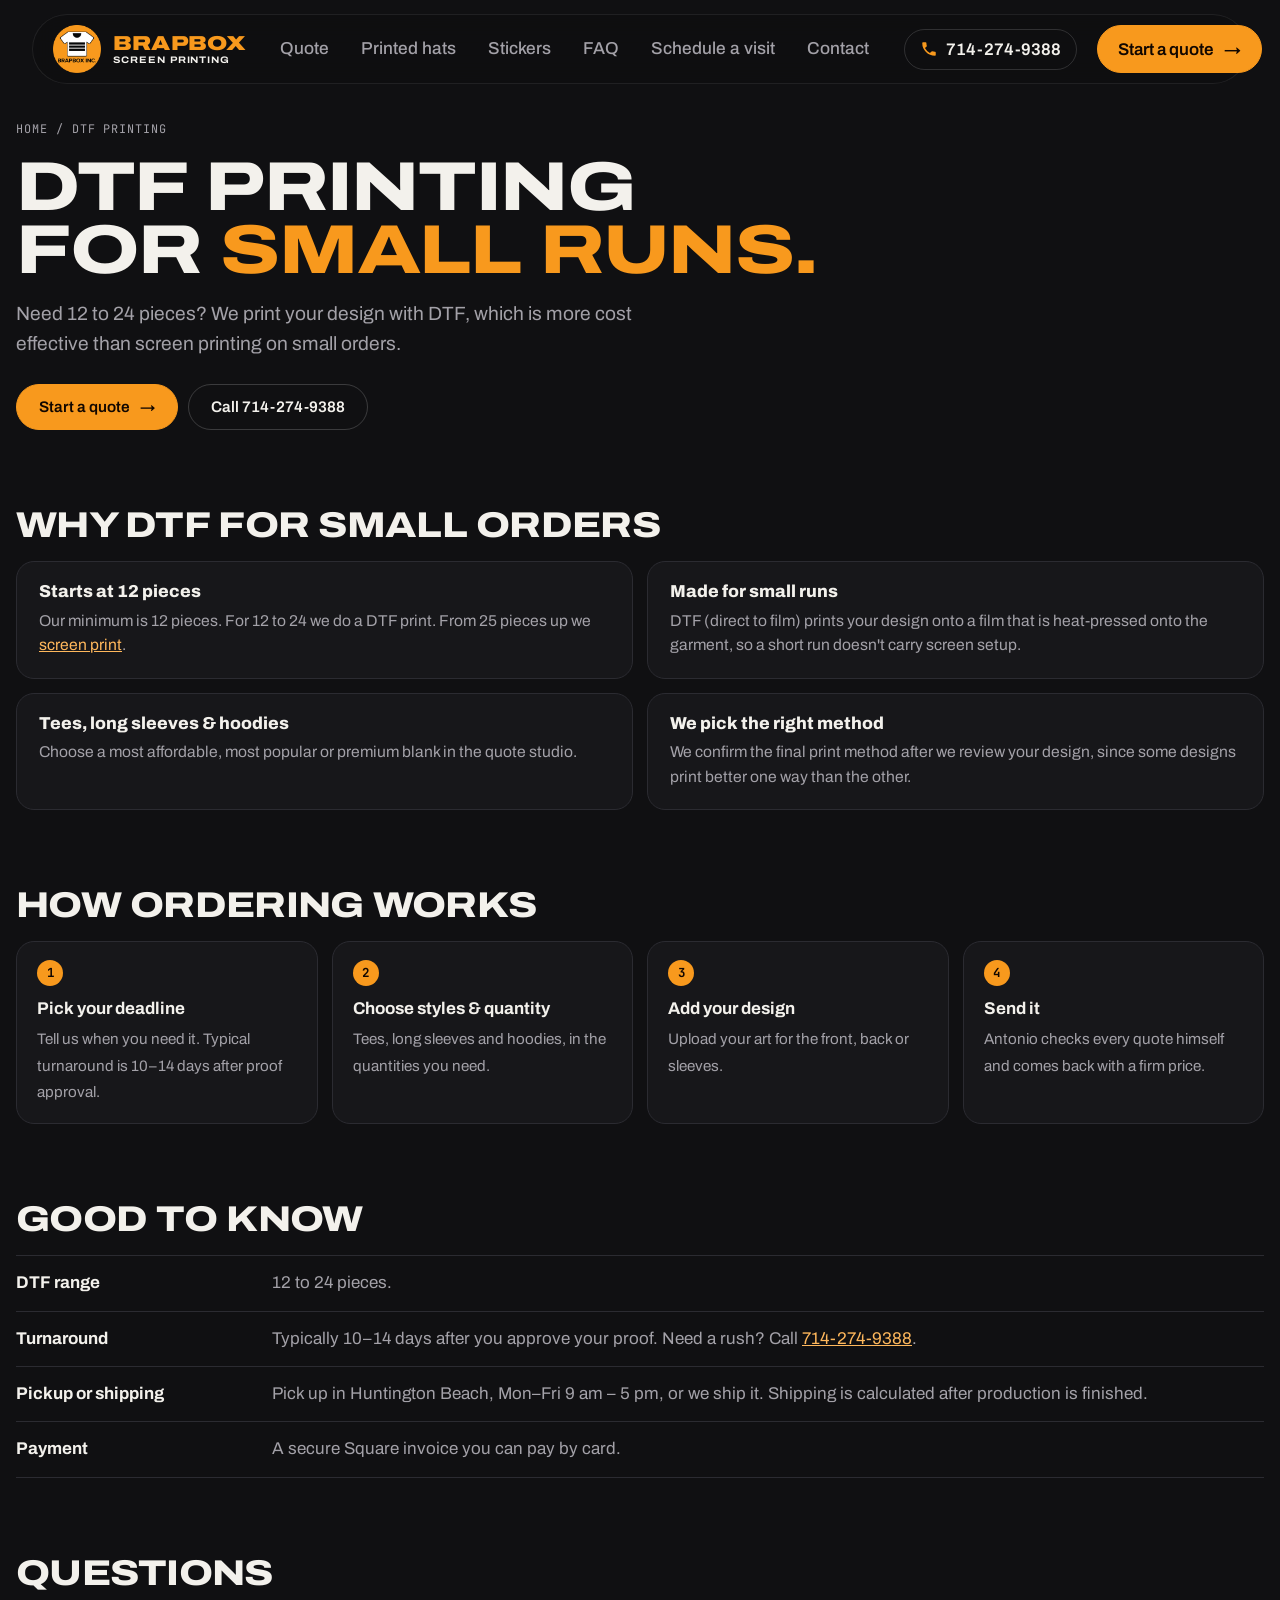
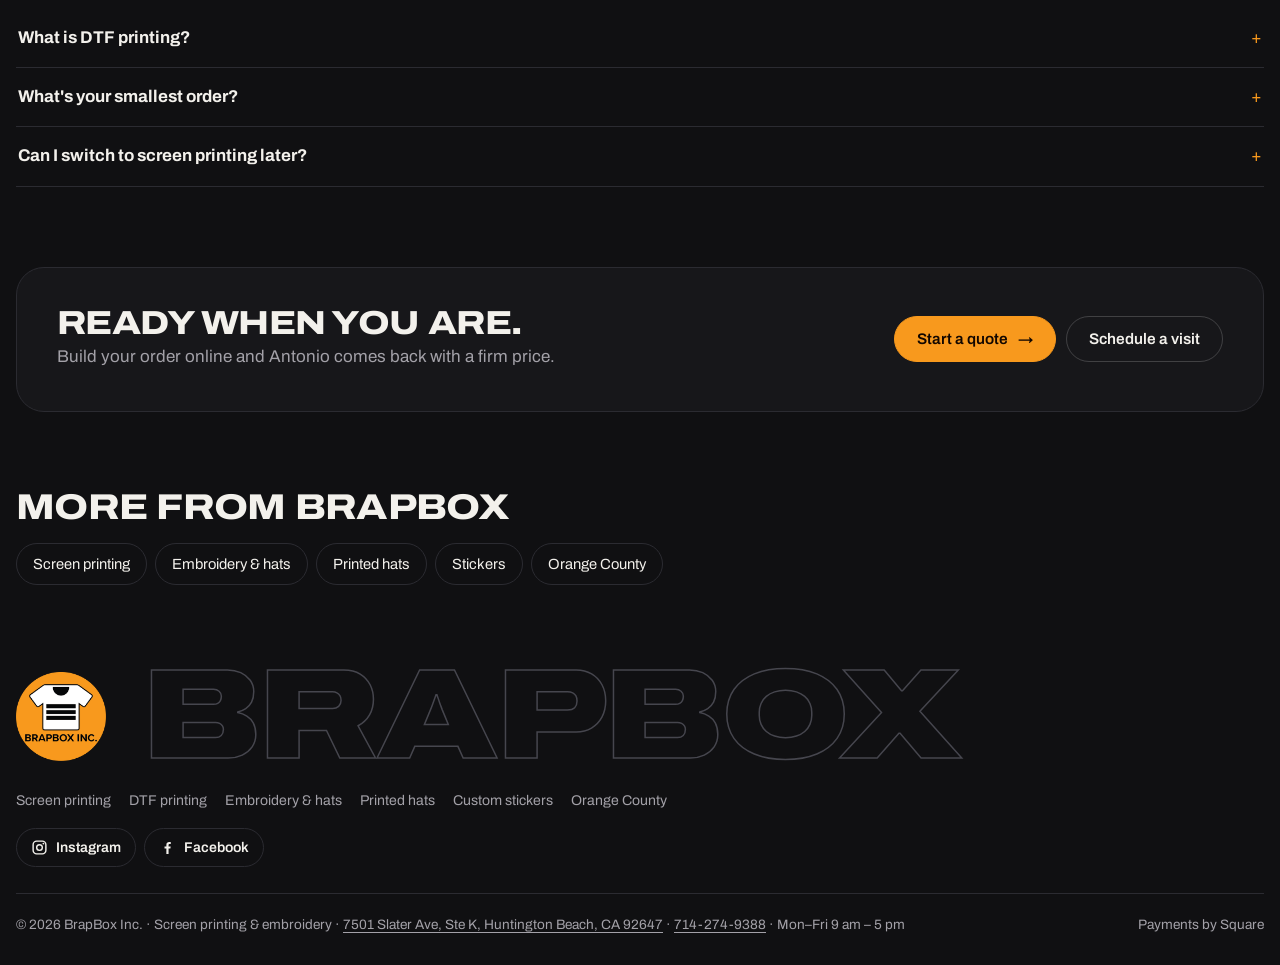
<file: dtf-printing/index.html>
<!doctype html>
<html lang="en">
<meta charset="utf-8">
<meta name="viewport" content="width=device-width, initial-scale=1, viewport-fit=cover">
<title>DTF Printing in Huntington Beach, CA | Small Runs from 12 Pieces</title>
<meta name="description" content="DTF printing in Huntington Beach, CA for small orders of 12 to 24 pieces. Custom tees, long sleeves and hoodies with a 10–14 day turnaround.">
<link rel="canonical" href="https://www.brapboxscreenprinting.com/dtf-printing/">
<meta name="robots" content="index, follow, max-image-preview:large">
<meta name="theme-color" content="#101012">
<meta property="og:type" content="website">
<meta property="og:site_name" content="BrapBox Screen Printing">
<meta property="og:locale" content="en_US">
<meta property="og:url" content="https://www.brapboxscreenprinting.com/dtf-printing/">
<meta property="og:title" content="DTF Printing in Huntington Beach, CA | Small Runs from 12 Pieces">
<meta property="og:description" content="DTF printing in Huntington Beach, CA for small orders of 12 to 24 pieces. Custom tees, long sleeves and hoodies with a 10–14 day turnaround.">
<meta property="og:image" content="https://www.brapboxscreenprinting.com/p/og-image.jpg">
<meta property="og:image:width" content="1200">
<meta property="og:image:height" content="630">
<meta name="twitter:card" content="summary_large_image">
<link rel="icon" type="image/png" href="/p/logo-64.png">
<link rel="apple-touch-icon" href="/p/logo.png">
<link rel="manifest" href="/site.webmanifest">
<link rel="preconnect" href="https://fonts.googleapis.com">
<link rel="preconnect" href="https://fonts.gstatic.com" crossorigin>
<link rel="stylesheet" href="https://fonts.googleapis.com/css2?family=Archivo:wdth,wght@62..125,400..900&family=JetBrains+Mono:wght@400;500&display=swap">
<link rel="stylesheet" href="/assets/pages.css">
<script type="application/ld+json">{"@context":"https://schema.org","@graph":[{"@type":"Service","@id":"https://www.brapboxscreenprinting.com/dtf-printing/#service","name":"DTF printing","serviceType":"Direct-to-film (DTF) printing","description":"DTF printing in Huntington Beach, CA for small orders of 12 to 24 pieces. Custom tees, long sleeves and hoodies with a 10–14 day turnaround.","url":"https://www.brapboxscreenprinting.com/dtf-printing/","provider":{"@id":"https://www.brapboxscreenprinting.com/#business"},"areaServed":[{"@type":"City","name":"Huntington Beach, CA"},{"@type":"AdministrativeArea","name":"Orange County, CA"}]},{"@type":"WebPage","@id":"https://www.brapboxscreenprinting.com/dtf-printing/#webpage","url":"https://www.brapboxscreenprinting.com/dtf-printing/","name":"DTF Printing in Huntington Beach, CA | Small Runs from 12 Pieces","description":"DTF printing in Huntington Beach, CA for small orders of 12 to 24 pieces. Custom tees, long sleeves and hoodies with a 10–14 day turnaround.","isPartOf":{"@id":"https://www.brapboxscreenprinting.com/#website"},"about":{"@id":"https://www.brapboxscreenprinting.com/dtf-printing/#service"},"inLanguage":"en-US","primaryImageOfPage":"https://www.brapboxscreenprinting.com/p/0904.jpg"},{"@type":"BreadcrumbList","itemListElement":[{"@type":"ListItem","position":1,"name":"Home","item":"https://www.brapboxscreenprinting.com/"},{"@type":"ListItem","position":2,"name":"DTF printing","item":"https://www.brapboxscreenprinting.com/dtf-printing/"}]},{"@type":"LocalBusiness","@id":"https://www.brapboxscreenprinting.com/#business","name":"BrapBox Screen Printing","url":"https://www.brapboxscreenprinting.com/","telephone":"+1-714-274-9388","image":"https://www.brapboxscreenprinting.com/p/og-image.jpg","address":{"@type":"PostalAddress","streetAddress":"7501 Slater Ave, Ste K","addressLocality":"Huntington Beach","addressRegion":"CA","postalCode":"92647","addressCountry":"US"}},{"@type":"FAQPage","@id":"https://www.brapboxscreenprinting.com/dtf-printing/#faq","mainEntity":[{"@type":"Question","name":"What is DTF printing?","acceptedAnswer":{"@type":"Answer","text":"DTF stands for direct to film. The design is printed onto a film and heat-pressed onto the garment. We use it for orders of 12 to 24 pieces."}},{"@type":"Question","name":"What's your smallest order?","acceptedAnswer":{"@type":"Answer","text":"12 pieces. For 12 to 24 pieces we do a DTF print, and from 25 pieces up we screen print."}},{"@type":"Question","name":"Can I switch to screen printing later?","acceptedAnswer":{"@type":"Answer","text":"Yes. Once your order reaches 25 pieces we screen print it, and we confirm the final method after reviewing your design."}}]}]}</script>
<div class="nav"><div class="wrap"><div class="bar">
  <a class="logo" href="/" aria-label="BrapBox Inc. home"><img class="logo-img" src="/p/logo.png" alt="" width="40" height="40"><span class="logo-t"><b>BrapBox</b><small>Screen printing</small></span></a>
  <nav class="links" aria-label="Main"><a href="/#studio">Quote</a><a href="/printed-hats/">Printed hats</a><a href="/custom-stickers/">Stickers</a><a href="/#faq">FAQ</a><a href="/#visit-us">Schedule a visit</a><a href="/contact/">Contact</a></nav>
  <a class="navtel" href="tel:+17142749388" aria-label="Call BrapBox at 714-274-9388"><svg viewBox="0 0 24 24" aria-hidden="true"><path d="M6.6 10.8a15.1 15.1 0 0 0 6.6 6.6l2.2-2.2a1 1 0 0 1 1-.25 11.4 11.4 0 0 0 3.6.57 1 1 0 0 1 1 1V20a1 1 0 0 1-1 1A17 17 0 0 1 3 4a1 1 0 0 1 1-1h3.5a1 1 0 0 1 1 1c0 1.25.2 2.45.57 3.57a1 1 0 0 1-.25 1z"/></svg><span>714-274-9388</span></a>
  <a class="btn hot sm" href="/#studio">Start a quote <span class="ar">→</span></a>
  <button type="button" class="menu-btn" id="menuBtn" aria-expanded="false" aria-controls="mnav" aria-label="Open menu"><i></i><i></i></button>
</div>
<nav class="mnav" id="mnav" aria-label="Main" hidden><a href="/">Home</a><a href="/#studio">Quote</a><a href="/printed-hats/">Printed hats</a><a href="/custom-stickers/">Stickers</a><a href="/#faq">FAQ</a><a href="/#visit-us">Schedule a visit</a><a href="/contact/">Contact</a><a class="mnav-tel" href="tel:+17142749388">Call 714-274-9388</a></nav>
</div></div>
<main class="svc"><div class="wrap">
<p class="crumbs"><a href="/">Home</a> / DTF printing</p>
<h1>DTF printing for <em>small runs.</em></h1>
<p class="lead">Need 12 to 24 pieces? We print your design with DTF, which is more cost effective than screen printing on small orders.</p>
<div class="ctas"><a class="btn hot" href="/#studio">Start a quote <span class="ar">→</span></a><a class="btn" href="tel:+17142749388">Call 714-274-9388</a></div>
<section class="blk"><h2>Why DTF for small orders</h2><div class="grid2">
<div class="card"><h3>Starts at 12 pieces</h3><p>Our minimum is 12 pieces. For 12 to 24 we do a DTF print. From 25 pieces up we <a href="/screen-printing/">screen print</a>.</p></div>
<div class="card"><h3>Made for small runs</h3><p>DTF (direct to film) prints your design onto a film that is heat-pressed onto the garment, so a short run doesn't carry screen setup.</p></div>
<div class="card"><h3>Tees, long sleeves &amp; hoodies</h3><p>Choose a most affordable, most popular or premium blank in the quote studio.</p></div>
<div class="card"><h3>We pick the right method</h3><p>We confirm the final print method after we review your design, since some designs print better one way than the other.</p></div>
</div></section>
<section class="blk"><h2>How ordering works</h2><ol class="steps">
<li><b>Pick your deadline</b><span>Tell us when you need it. Typical turnaround is 10–14 days after proof approval.</span></li>
<li><b>Choose styles &amp; quantity</b><span>Tees, long sleeves and hoodies, in the quantities you need.</span></li>
<li><b>Add your design</b><span>Upload your art for the front, back or sleeves.</span></li>
<li><b>Send it</b><span>Antonio checks every quote himself and comes back with a firm price.</span></li>
</ol></section>
<section class="blk"><h2>Good to know</h2><ul class="facts"><li><b>DTF range</b><span>12 to 24 pieces.</span></li><li><b>Turnaround</b><span>Typically 10–14 days after you approve your proof. Need a rush? Call <a href="tel:+17142749388">714-274-9388</a>.</span></li><li><b>Pickup or shipping</b><span>Pick up in Huntington Beach, Mon–Fri 9 am – 5 pm, or we ship it. Shipping is calculated after production is finished.</span></li><li><b>Payment</b><span>A secure Square invoice you can pay by card.</span></li></ul></section>
<section class="blk qa" id="faq"><h2>Questions</h2><details><summary>What is DTF printing?</summary><p>DTF stands for direct to film. The design is printed onto a film and heat-pressed onto the garment. We use it for orders of 12 to 24 pieces.</p></details><details><summary>What's your smallest order?</summary><p>12 pieces. For 12 to 24 pieces we do a DTF print, and from 25 pieces up we screen print.</p></details><details><summary>Can I switch to screen printing later?</summary><p>Yes. Once your order reaches 25 pieces we screen print it, and we confirm the final method after reviewing your design.</p></details></section>
<section class="cta-band"><div><h2>Ready when you are.</h2><p>Build your order online and Antonio comes back with a firm price.</p></div><div class="ctas" style="margin:0"><a class="btn hot" href="/#studio">Start a quote <span class="ar">→</span></a><a class="btn" href="/#visit-us">Schedule a visit</a></div></section>
<section class="blk"><h2>More from BrapBox</h2><div class="more"><a href="/screen-printing/">Screen printing</a><a href="/embroidery/">Embroidery &amp; hats</a><a href="/printed-hats/">Printed hats</a><a href="/custom-stickers/">Stickers</a><a href="/orange-county/">Orange County</a></div></section>
</div></main>
<footer><div class="wrap"><div class="foot-brand"><img src="/p/logo.png" alt="BrapBox Inc. logo" width="120" height="120" loading="lazy"><div class="mega-wrap"><div class="mega" aria-hidden="true">BrapBox</div></div></div>
<nav class="foot-links" aria-label="Services"><a href="/screen-printing/">Screen printing</a><a href="/dtf-printing/">DTF printing</a><a href="/embroidery/">Embroidery &amp; hats</a><a href="/printed-hats/">Printed hats</a><a href="/custom-stickers/">Custom stickers</a><a href="/orange-county/">Orange County</a></nav><div class="foot-social"><a href="https://www.instagram.com/brapboxscreenprinting/" target="_blank" rel="noopener me" aria-label="BrapBox on Instagram"><svg viewBox="0 0 24 24" aria-hidden="true"><rect x="3" y="3" width="18" height="18" rx="5" fill="none" stroke="currentColor" stroke-width="2"/><circle cx="12" cy="12" r="4" fill="none" stroke="currentColor" stroke-width="2"/><circle cx="17.5" cy="6.5" r="1.3" fill="currentColor"/></svg><span>Instagram</span></a><a href="https://www.facebook.com/BrapBoxScreenPrinting" target="_blank" rel="noopener me" aria-label="BrapBox on Facebook"><svg viewBox="0 0 24 24" aria-hidden="true"><path fill="currentColor" d="M13.5 21v-7.5h2.6l.4-3h-3V8.6c0-.9.3-1.5 1.5-1.5h1.6V4.4c-.3 0-1.2-.1-2.3-.1-2.3 0-3.9 1.4-3.9 4V10.5H7.8v3h2.6V21z"/></svg><span>Facebook</span></a></div>
<div class="foot"><span>© 2026 BrapBox Inc. · Screen printing &amp; embroidery · <a href="/#visit-us" class="footvisit">7501 Slater Ave, Ste K, Huntington Beach, CA 92647</a> · <a href="tel:+17142749388" class="footvisit">714-274-9388</a> · Mon–Fri 9 am – 5 pm</span><span>Payments by Square</span></div></div></footer>
<script>
(()=>{const b=document.getElementById("menuBtn"),m=document.getElementById("mnav");
b.addEventListener("click",()=>{const o=m.hidden;m.hidden=!o;b.setAttribute("aria-expanded",String(o));});
addEventListener("keydown",e=>{if(e.key==="Escape"&&!m.hidden){m.hidden=true;b.setAttribute("aria-expanded","false");}});})();
</script>
</file>
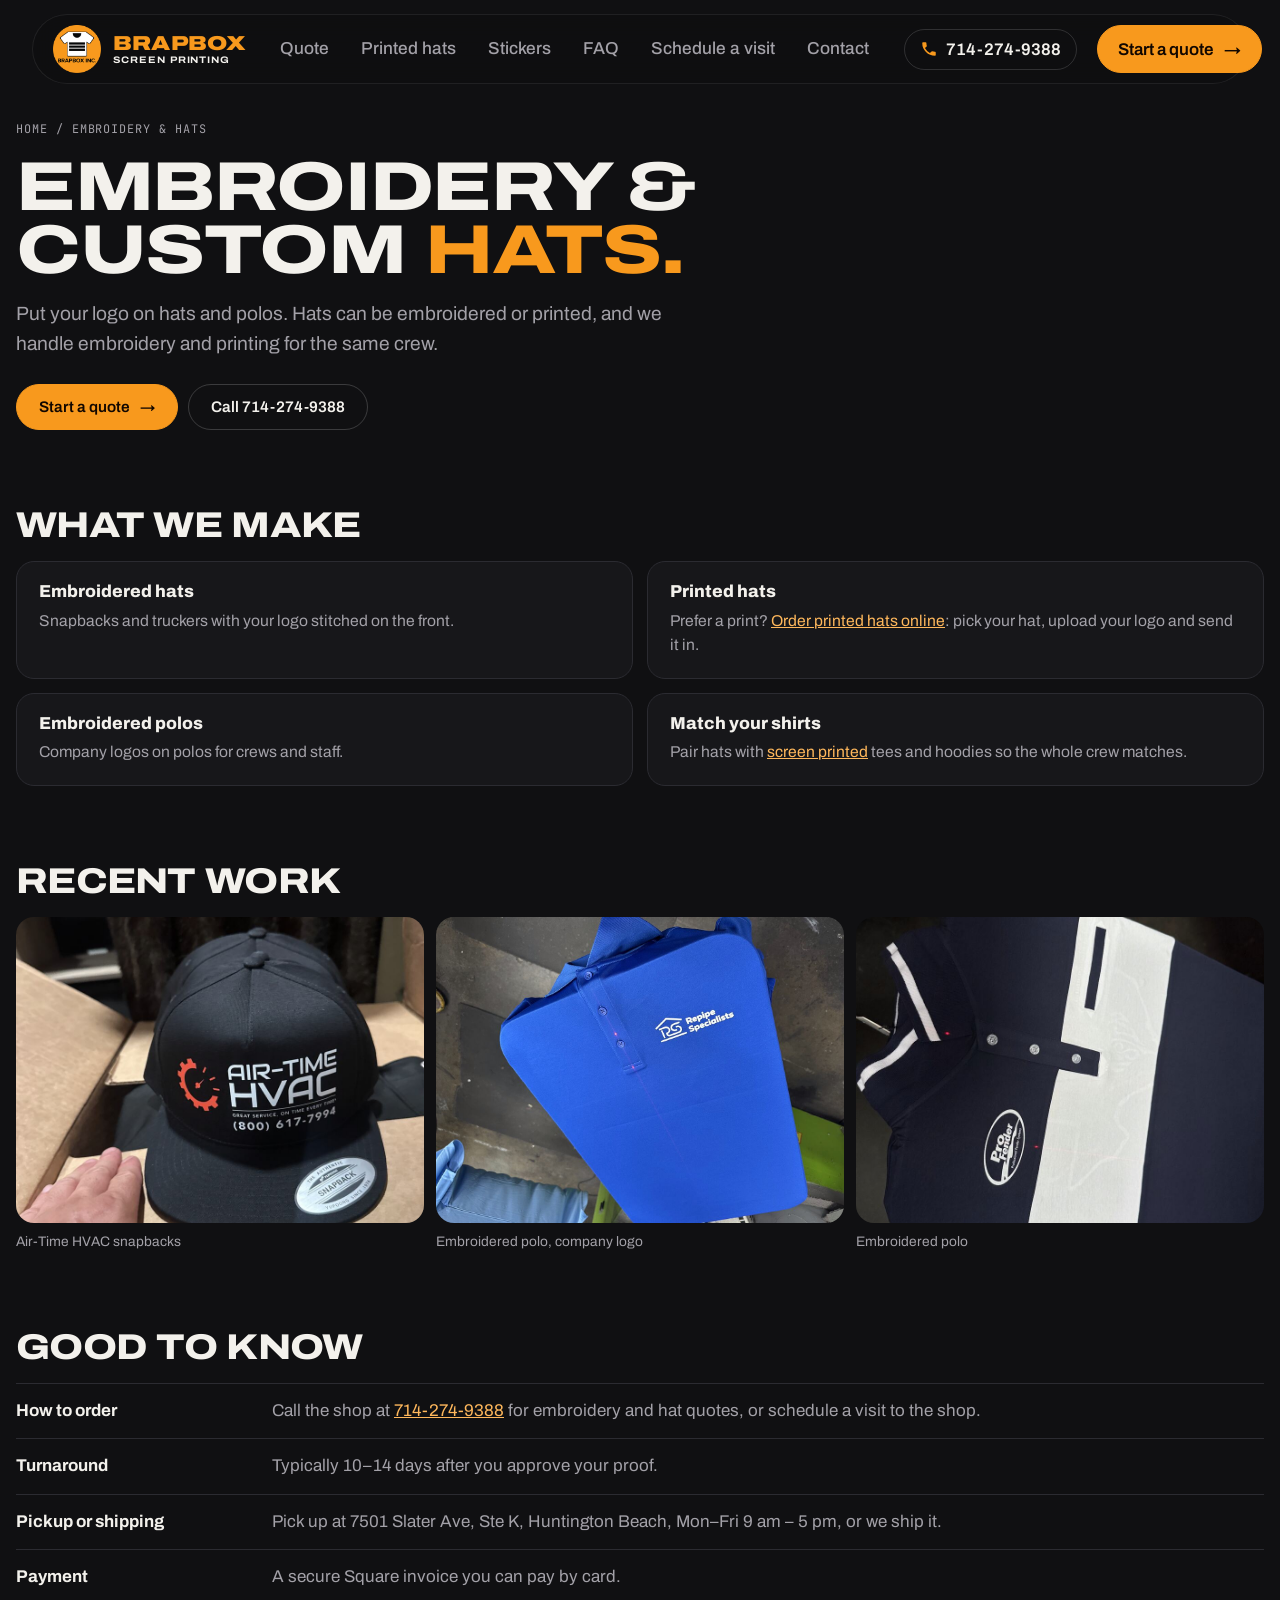
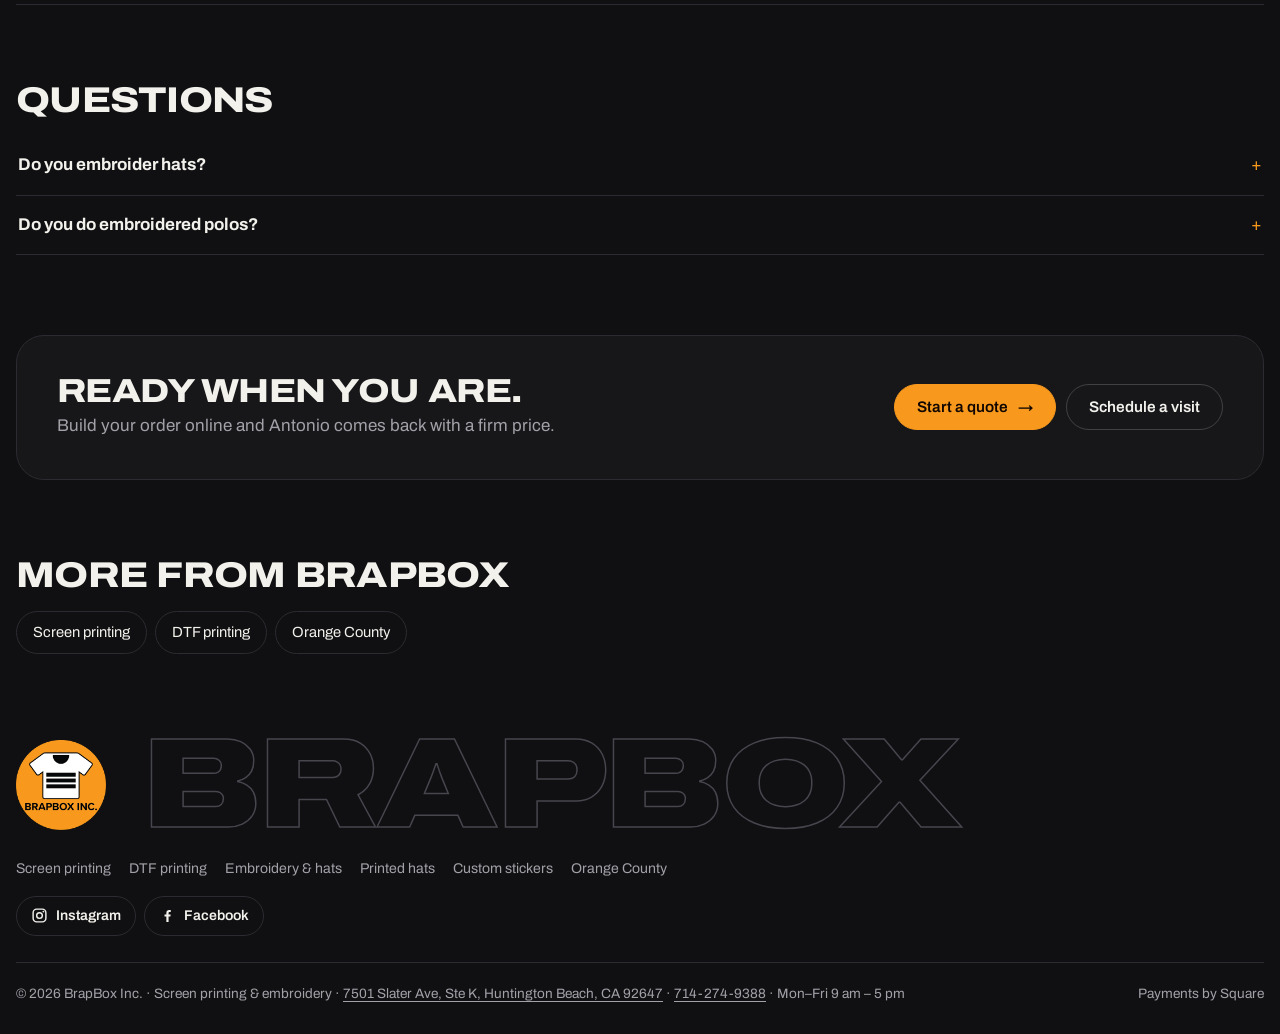
<file: embroidery/index.html>
<!doctype html>
<html lang="en">
<meta charset="utf-8">
<meta name="viewport" content="width=device-width, initial-scale=1, viewport-fit=cover">
<title>Custom Embroidery &amp; Hats in Huntington Beach, CA | BrapBox</title>
<meta name="description" content="Custom embroidered and printed hats and embroidered polos in Huntington Beach, CA. Crew and company logos, done at our Slater Ave shop. Get a quote.">
<link rel="canonical" href="https://www.brapboxscreenprinting.com/embroidery/">
<meta name="robots" content="index, follow, max-image-preview:large">
<meta name="theme-color" content="#101012">
<meta property="og:type" content="website">
<meta property="og:site_name" content="BrapBox Screen Printing">
<meta property="og:locale" content="en_US">
<meta property="og:url" content="https://www.brapboxscreenprinting.com/embroidery/">
<meta property="og:title" content="Custom Embroidery &amp; Hats in Huntington Beach, CA | BrapBox">
<meta property="og:description" content="Custom embroidered and printed hats and embroidered polos in Huntington Beach, CA. Crew and company logos, done at our Slater Ave shop. Get a quote.">
<meta property="og:image" content="https://www.brapboxscreenprinting.com/p/og-image.jpg">
<meta property="og:image:width" content="1200">
<meta property="og:image:height" content="630">
<meta name="twitter:card" content="summary_large_image">
<link rel="icon" type="image/png" href="/p/logo-64.png">
<link rel="apple-touch-icon" href="/p/logo.png">
<link rel="manifest" href="/site.webmanifest">
<link rel="preconnect" href="https://fonts.googleapis.com">
<link rel="preconnect" href="https://fonts.gstatic.com" crossorigin>
<link rel="stylesheet" href="https://fonts.googleapis.com/css2?family=Archivo:wdth,wght@62..125,400..900&family=JetBrains+Mono:wght@400;500&display=swap">
<link rel="stylesheet" href="/assets/pages.css">
<script type="application/ld+json">{"@context":"https://schema.org","@graph":[{"@type":"Service","@id":"https://www.brapboxscreenprinting.com/embroidery/#service","name":"Custom embroidery and hats","serviceType":"Embroidery","description":"Custom embroidered and printed hats and embroidered polos in Huntington Beach, CA. Crew and company logos, done at our Slater Ave shop. Get a quote.","url":"https://www.brapboxscreenprinting.com/embroidery/","provider":{"@id":"https://www.brapboxscreenprinting.com/#business"},"areaServed":[{"@type":"City","name":"Huntington Beach, CA"},{"@type":"AdministrativeArea","name":"Orange County, CA"}]},{"@type":"WebPage","@id":"https://www.brapboxscreenprinting.com/embroidery/#webpage","url":"https://www.brapboxscreenprinting.com/embroidery/","name":"Custom Embroidery &amp; Hats in Huntington Beach, CA | BrapBox","description":"Custom embroidered and printed hats and embroidered polos in Huntington Beach, CA. Crew and company logos, done at our Slater Ave shop. Get a quote.","isPartOf":{"@id":"https://www.brapboxscreenprinting.com/#website"},"about":{"@id":"https://www.brapboxscreenprinting.com/embroidery/#service"},"inLanguage":"en-US","primaryImageOfPage":"https://www.brapboxscreenprinting.com/p/1125.jpg"},{"@type":"BreadcrumbList","itemListElement":[{"@type":"ListItem","position":1,"name":"Home","item":"https://www.brapboxscreenprinting.com/"},{"@type":"ListItem","position":2,"name":"Embroidery &amp; hats","item":"https://www.brapboxscreenprinting.com/embroidery/"}]},{"@type":"LocalBusiness","@id":"https://www.brapboxscreenprinting.com/#business","name":"BrapBox Screen Printing","url":"https://www.brapboxscreenprinting.com/","telephone":"+1-714-274-9388","image":"https://www.brapboxscreenprinting.com/p/og-image.jpg","address":{"@type":"PostalAddress","streetAddress":"7501 Slater Ave, Ste K","addressLocality":"Huntington Beach","addressRegion":"CA","postalCode":"92647","addressCountry":"US"}},{"@type":"FAQPage","@id":"https://www.brapboxscreenprinting.com/embroidery/#faq","mainEntity":[{"@type":"Question","name":"Do you embroider hats?","acceptedAnswer":{"@type":"Answer","text":"Yes. Hats can be embroidered or printed."}},{"@type":"Question","name":"Do you do embroidered polos?","acceptedAnswer":{"@type":"Answer","text":"Yes, we embroider company logos on polos. Call the shop at 714-274-9388 for a quote."}}]}]}</script>
<div class="nav"><div class="wrap"><div class="bar">
  <a class="logo" href="/" aria-label="BrapBox Inc. home"><img class="logo-img" src="/p/logo.png" alt="" width="40" height="40"><span class="logo-t"><b>BrapBox</b><small>Screen printing</small></span></a>
  <nav class="links" aria-label="Main"><a href="/#studio">Quote</a><a href="/printed-hats/">Printed hats</a><a href="/custom-stickers/">Stickers</a><a href="/#faq">FAQ</a><a href="/#visit-us">Schedule a visit</a><a href="/contact/">Contact</a></nav>
  <a class="navtel" href="tel:+17142749388" aria-label="Call BrapBox at 714-274-9388"><svg viewBox="0 0 24 24" aria-hidden="true"><path d="M6.6 10.8a15.1 15.1 0 0 0 6.6 6.6l2.2-2.2a1 1 0 0 1 1-.25 11.4 11.4 0 0 0 3.6.57 1 1 0 0 1 1 1V20a1 1 0 0 1-1 1A17 17 0 0 1 3 4a1 1 0 0 1 1-1h3.5a1 1 0 0 1 1 1c0 1.25.2 2.45.57 3.57a1 1 0 0 1-.25 1z"/></svg><span>714-274-9388</span></a>
  <a class="btn hot sm" href="/#studio">Start a quote <span class="ar">→</span></a>
  <button type="button" class="menu-btn" id="menuBtn" aria-expanded="false" aria-controls="mnav" aria-label="Open menu"><i></i><i></i></button>
</div>
<nav class="mnav" id="mnav" aria-label="Main" hidden><a href="/">Home</a><a href="/#studio">Quote</a><a href="/printed-hats/">Printed hats</a><a href="/custom-stickers/">Stickers</a><a href="/#faq">FAQ</a><a href="/#visit-us">Schedule a visit</a><a href="/contact/">Contact</a><a class="mnav-tel" href="tel:+17142749388">Call 714-274-9388</a></nav>
</div></div>
<main class="svc"><div class="wrap">
<p class="crumbs"><a href="/">Home</a> / Embroidery &amp; hats</p>
<h1>Embroidery &amp; custom <em>hats.</em></h1>
<p class="lead">Put your logo on hats and polos. Hats can be embroidered or printed, and we handle embroidery and printing for the same crew.</p>
<div class="ctas"><a class="btn hot" href="/#studio">Start a quote <span class="ar">→</span></a><a class="btn" href="tel:+17142749388">Call 714-274-9388</a></div>
<section class="blk"><h2>What we make</h2><div class="grid2">
<div class="card"><h3>Embroidered hats</h3><p>Snapbacks and truckers with your logo stitched on the front.</p></div>
<div class="card"><h3>Printed hats</h3><p>Prefer a print? <a href="/printed-hats/">Order printed hats online</a>: pick your hat, upload your logo and send it in.</p></div>
<div class="card"><h3>Embroidered polos</h3><p>Company logos on polos for crews and staff.</p></div>
<div class="card"><h3>Match your shirts</h3><p>Pair hats with <a href="/screen-printing/">screen printed</a> tees and hoodies so the whole crew matches.</p></div>
</div></section>
<section class="blk"><h2>Recent work</h2><ul class="photos"><li><figure><img src="/p/1125.jpg" alt="Air-Time HVAC custom snapback hats" width="900" height="1200" loading="lazy" decoding="async"><figcaption>Air-Time HVAC snapbacks</figcaption></figure></li><li><figure><img src="/p/1328.jpg" alt="Polo shirt with an embroidered company logo" width="1200" height="900" loading="lazy" decoding="async"><figcaption>Embroidered polo, company logo</figcaption></figure></li><li><figure><img src="/p/0973.jpg" alt="Embroidered polo shirt made at BrapBox" width="900" height="1200" loading="lazy" decoding="async"><figcaption>Embroidered polo</figcaption></figure></li></ul></section>
<section class="blk"><h2>Good to know</h2><ul class="facts"><li><b>How to order</b><span>Call the shop at <a href="tel:+17142749388">714-274-9388</a> for embroidery and hat quotes, or schedule a visit to the shop.</span></li><li><b>Turnaround</b><span>Typically 10–14 days after you approve your proof.</span></li><li><b>Pickup or shipping</b><span>Pick up at 7501 Slater Ave, Ste K, Huntington Beach, Mon–Fri 9 am – 5 pm, or we ship it.</span></li><li><b>Payment</b><span>A secure Square invoice you can pay by card.</span></li></ul></section>
<section class="blk qa" id="faq"><h2>Questions</h2><details><summary>Do you embroider hats?</summary><p>Yes. Hats can be embroidered or printed.</p></details><details><summary>Do you do embroidered polos?</summary><p>Yes, we embroider company logos on polos. Call the shop at <a href="tel:+17142749388">714-274-9388</a> for a quote.</p></details></section>
<section class="cta-band"><div><h2>Ready when you are.</h2><p>Build your order online and Antonio comes back with a firm price.</p></div><div class="ctas" style="margin:0"><a class="btn hot" href="/#studio">Start a quote <span class="ar">→</span></a><a class="btn" href="/#visit-us">Schedule a visit</a></div></section>
<section class="blk"><h2>More from BrapBox</h2><div class="more"><a href="/screen-printing/">Screen printing</a><a href="/dtf-printing/">DTF printing</a><a href="/orange-county/">Orange County</a></div></section>
</div></main>
<footer><div class="wrap"><div class="foot-brand"><img src="/p/logo.png" alt="BrapBox Inc. logo" width="120" height="120" loading="lazy"><div class="mega-wrap"><div class="mega" aria-hidden="true">BrapBox</div></div></div>
<nav class="foot-links" aria-label="Services"><a href="/screen-printing/">Screen printing</a><a href="/dtf-printing/">DTF printing</a><a href="/embroidery/">Embroidery &amp; hats</a><a href="/printed-hats/">Printed hats</a><a href="/custom-stickers/">Custom stickers</a><a href="/orange-county/">Orange County</a></nav><div class="foot-social"><a href="https://www.instagram.com/brapboxscreenprinting/" target="_blank" rel="noopener me" aria-label="BrapBox on Instagram"><svg viewBox="0 0 24 24" aria-hidden="true"><rect x="3" y="3" width="18" height="18" rx="5" fill="none" stroke="currentColor" stroke-width="2"/><circle cx="12" cy="12" r="4" fill="none" stroke="currentColor" stroke-width="2"/><circle cx="17.5" cy="6.5" r="1.3" fill="currentColor"/></svg><span>Instagram</span></a><a href="https://www.facebook.com/BrapBoxScreenPrinting" target="_blank" rel="noopener me" aria-label="BrapBox on Facebook"><svg viewBox="0 0 24 24" aria-hidden="true"><path fill="currentColor" d="M13.5 21v-7.5h2.6l.4-3h-3V8.6c0-.9.3-1.5 1.5-1.5h1.6V4.4c-.3 0-1.2-.1-2.3-.1-2.3 0-3.9 1.4-3.9 4V10.5H7.8v3h2.6V21z"/></svg><span>Facebook</span></a></div>
<div class="foot"><span>© 2026 BrapBox Inc. · Screen printing &amp; embroidery · <a href="/#visit-us" class="footvisit">7501 Slater Ave, Ste K, Huntington Beach, CA 92647</a> · <a href="tel:+17142749388" class="footvisit">714-274-9388</a> · Mon–Fri 9 am – 5 pm</span><span>Payments by Square</span></div></div></footer>
<script>
(()=>{const b=document.getElementById("menuBtn"),m=document.getElementById("mnav");
b.addEventListener("click",()=>{const o=m.hidden;m.hidden=!o;b.setAttribute("aria-expanded",String(o));});
addEventListener("keydown",e=>{if(e.key==="Escape"&&!m.hidden){m.hidden=true;b.setAttribute("aria-expanded","false");}});})();
</script>
</file>
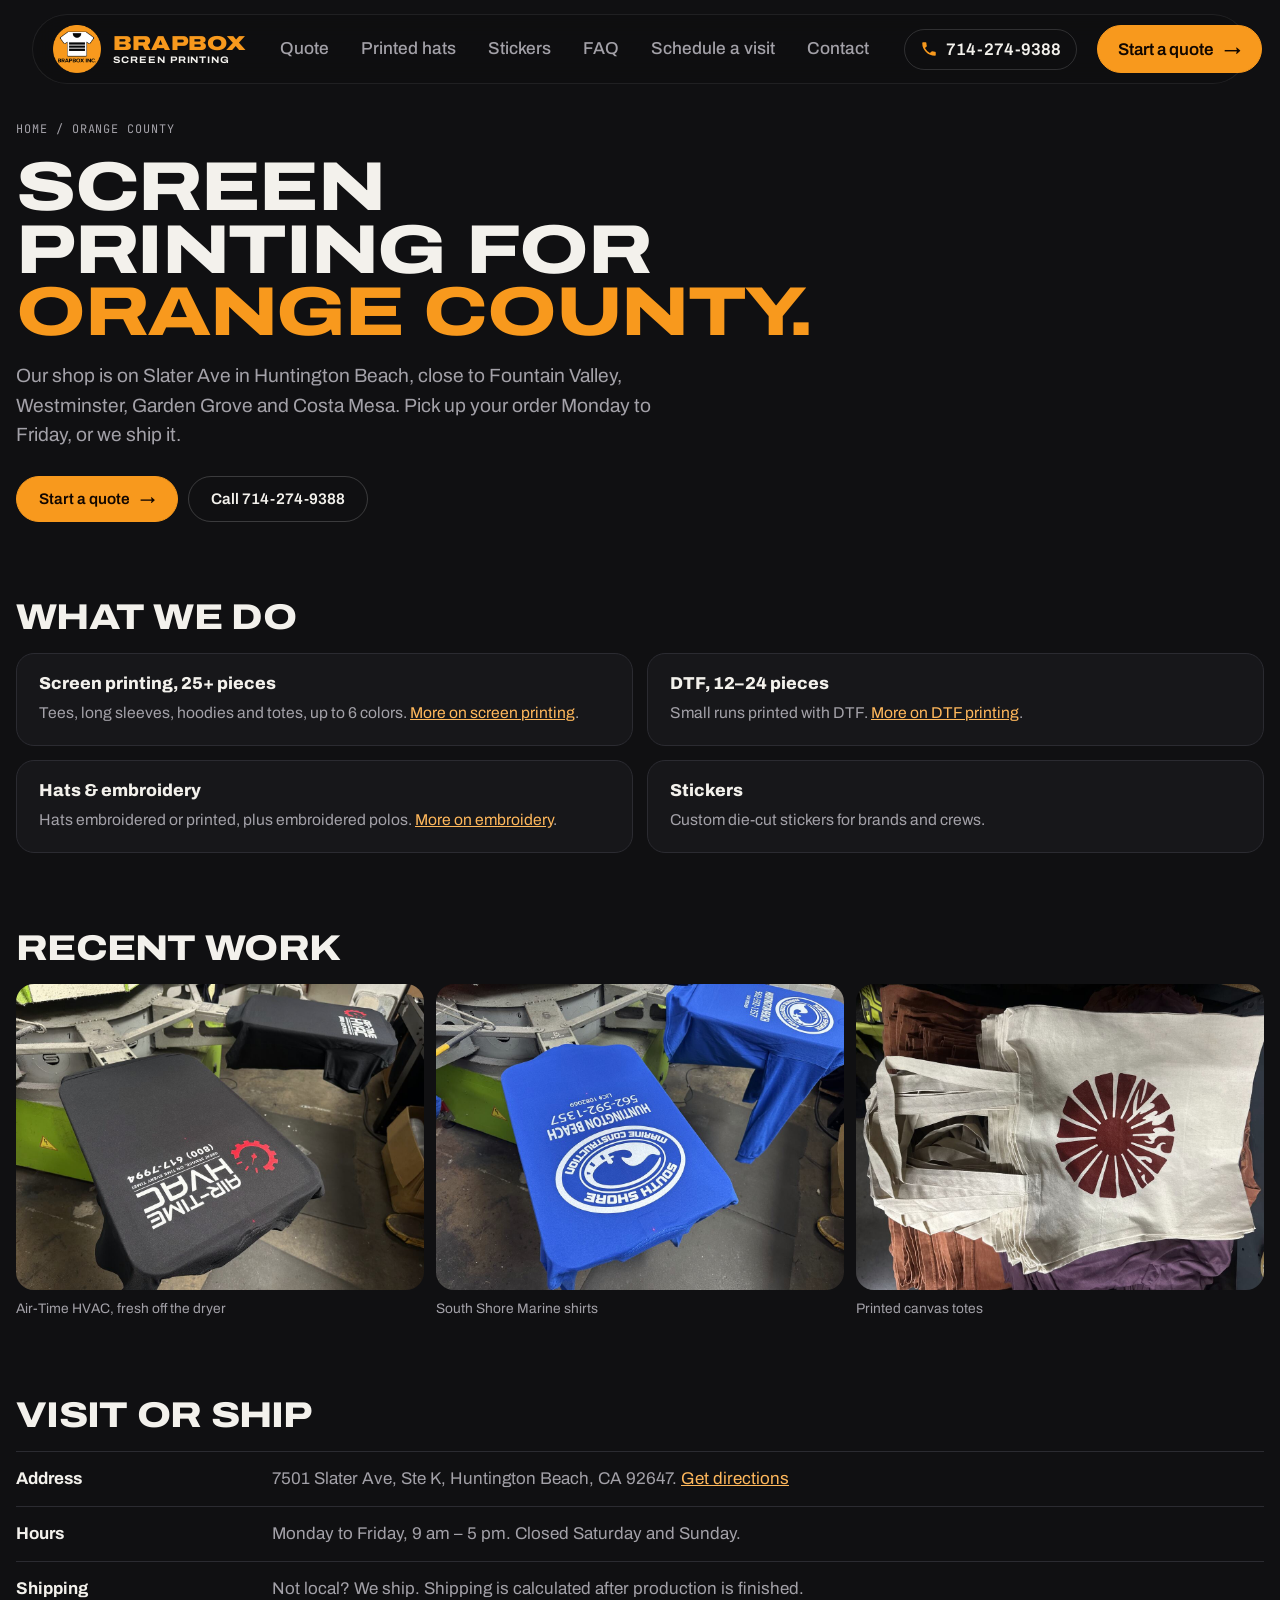
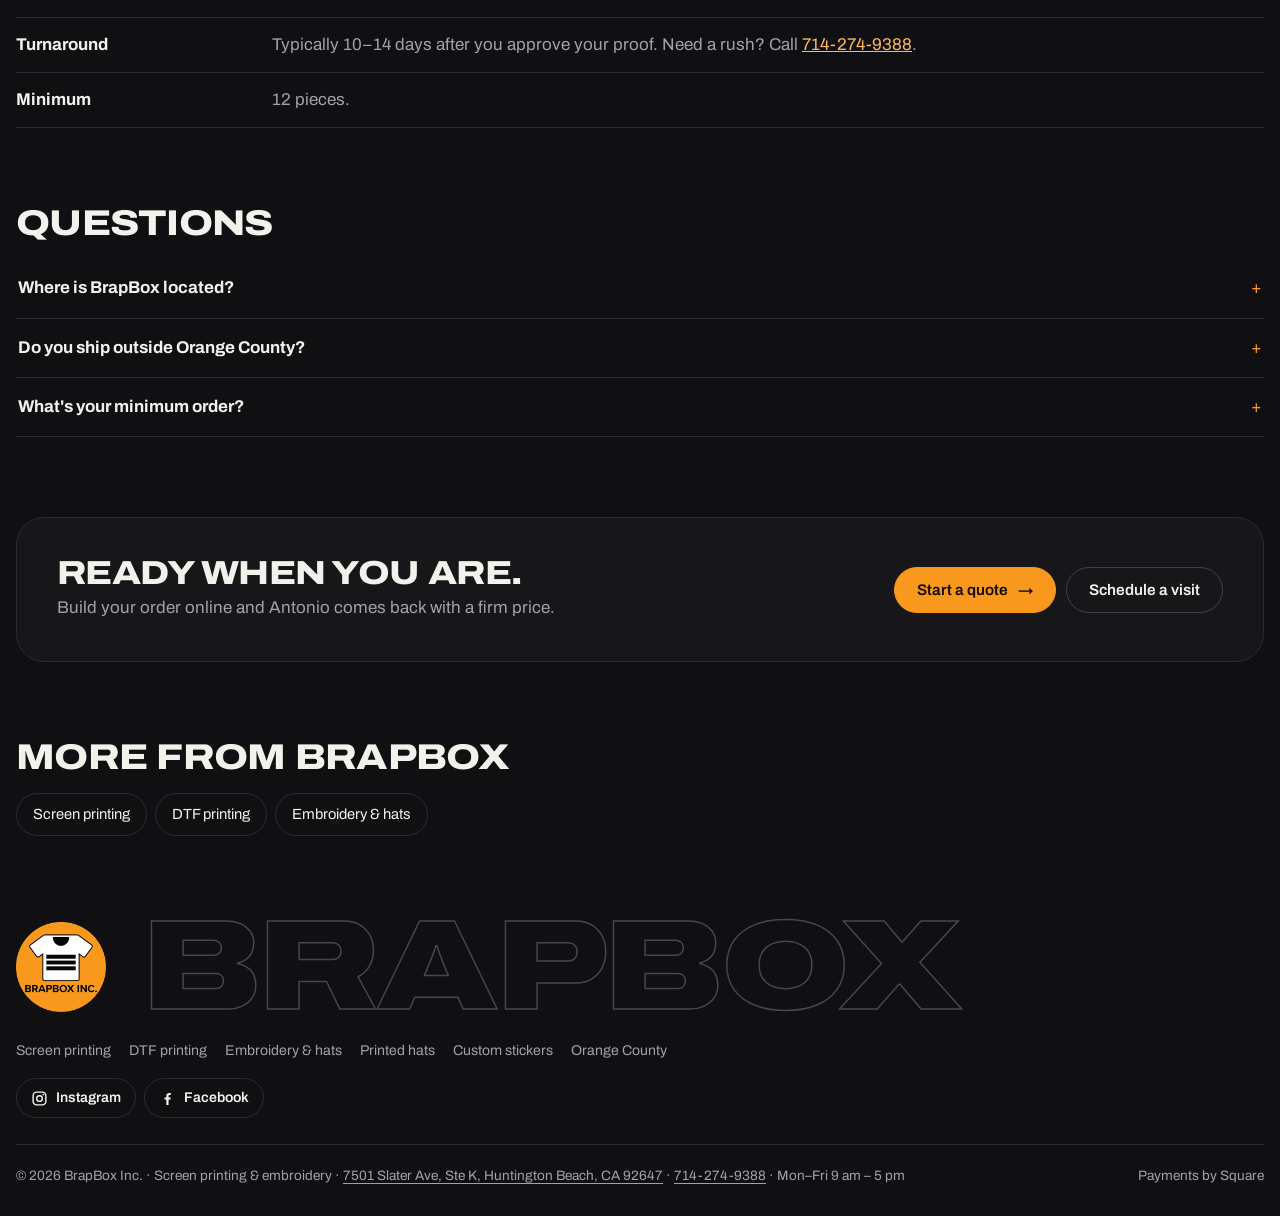
<file: orange-county/index.html>
<!doctype html>
<html lang="en">
<meta charset="utf-8">
<meta name="viewport" content="width=device-width, initial-scale=1, viewport-fit=cover">
<title>Screen Printing in Orange County, CA | BrapBox, Huntington Beach</title>
<meta name="description" content="Orange County screen printing, DTF and embroidery from our Huntington Beach shop. Custom tees, hoodies and hats from 12 pieces. Pickup or shipping.">
<link rel="canonical" href="https://www.brapboxscreenprinting.com/orange-county/">
<meta name="robots" content="index, follow, max-image-preview:large">
<meta name="theme-color" content="#101012">
<meta property="og:type" content="website">
<meta property="og:site_name" content="BrapBox Screen Printing">
<meta property="og:locale" content="en_US">
<meta property="og:url" content="https://www.brapboxscreenprinting.com/orange-county/">
<meta property="og:title" content="Screen Printing in Orange County, CA | BrapBox, Huntington Beach">
<meta property="og:description" content="Orange County screen printing, DTF and embroidery from our Huntington Beach shop. Custom tees, hoodies and hats from 12 pieces. Pickup or shipping.">
<meta property="og:image" content="https://www.brapboxscreenprinting.com/p/og-image.jpg">
<meta property="og:image:width" content="1200">
<meta property="og:image:height" content="630">
<meta name="twitter:card" content="summary_large_image">
<link rel="icon" type="image/png" href="/p/logo-64.png">
<link rel="apple-touch-icon" href="/p/logo.png">
<link rel="manifest" href="/site.webmanifest">
<link rel="preconnect" href="https://fonts.googleapis.com">
<link rel="preconnect" href="https://fonts.gstatic.com" crossorigin>
<link rel="stylesheet" href="https://fonts.googleapis.com/css2?family=Archivo:wdth,wght@62..125,400..900&family=JetBrains+Mono:wght@400;500&display=swap">
<link rel="stylesheet" href="/assets/pages.css">
<script type="application/ld+json">{"@context":"https://schema.org","@graph":[{"@type":"Service","@id":"https://www.brapboxscreenprinting.com/orange-county/#service","name":"Screen printing for Orange County","serviceType":"Screen printing","description":"Orange County screen printing, DTF and embroidery from our Huntington Beach shop. Custom tees, hoodies and hats from 12 pieces. Pickup or shipping.","url":"https://www.brapboxscreenprinting.com/orange-county/","provider":{"@id":"https://www.brapboxscreenprinting.com/#business"},"areaServed":[{"@type":"AdministrativeArea","name":"Orange County, CA"},{"@type":"AdministrativeArea","name":"Southern California"}]},{"@type":"WebPage","@id":"https://www.brapboxscreenprinting.com/orange-county/#webpage","url":"https://www.brapboxscreenprinting.com/orange-county/","name":"Screen Printing in Orange County, CA | BrapBox, Huntington Beach","description":"Orange County screen printing, DTF and embroidery from our Huntington Beach shop. Custom tees, hoodies and hats from 12 pieces. Pickup or shipping.","isPartOf":{"@id":"https://www.brapboxscreenprinting.com/#website"},"about":{"@id":"https://www.brapboxscreenprinting.com/orange-county/#service"},"inLanguage":"en-US","primaryImageOfPage":"https://www.brapboxscreenprinting.com/p/1090.jpg"},{"@type":"BreadcrumbList","itemListElement":[{"@type":"ListItem","position":1,"name":"Home","item":"https://www.brapboxscreenprinting.com/"},{"@type":"ListItem","position":2,"name":"Orange County","item":"https://www.brapboxscreenprinting.com/orange-county/"}]},{"@type":"LocalBusiness","@id":"https://www.brapboxscreenprinting.com/#business","name":"BrapBox Screen Printing","url":"https://www.brapboxscreenprinting.com/","telephone":"+1-714-274-9388","image":"https://www.brapboxscreenprinting.com/p/og-image.jpg","address":{"@type":"PostalAddress","streetAddress":"7501 Slater Ave, Ste K","addressLocality":"Huntington Beach","addressRegion":"CA","postalCode":"92647","addressCountry":"US"}},{"@type":"FAQPage","@id":"https://www.brapboxscreenprinting.com/orange-county/#faq","mainEntity":[{"@type":"Question","name":"Where is BrapBox located?","acceptedAnswer":{"@type":"Answer","text":"7501 Slater Ave, Ste K, Huntington Beach, CA 92647. Open Monday to Friday, 9 am to 5 pm."}},{"@type":"Question","name":"Do you ship outside Orange County?","acceptedAnswer":{"@type":"Answer","text":"Yes, we can ship your order. Shipping is calculated after production is finished."}},{"@type":"Question","name":"What's your minimum order?","acceptedAnswer":{"@type":"Answer","text":"12 pieces. For 12 to 24 pieces we do a DTF print, and from 25 pieces up we screen print."}}]}]}</script>
<div class="nav"><div class="wrap"><div class="bar">
  <a class="logo" href="/" aria-label="BrapBox Inc. home"><img class="logo-img" src="/p/logo.png" alt="" width="40" height="40"><span class="logo-t"><b>BrapBox</b><small>Screen printing</small></span></a>
  <nav class="links" aria-label="Main"><a href="/#studio">Quote</a><a href="/printed-hats/">Printed hats</a><a href="/custom-stickers/">Stickers</a><a href="/#faq">FAQ</a><a href="/#visit-us">Schedule a visit</a><a href="/contact/">Contact</a></nav>
  <a class="navtel" href="tel:+17142749388" aria-label="Call BrapBox at 714-274-9388"><svg viewBox="0 0 24 24" aria-hidden="true"><path d="M6.6 10.8a15.1 15.1 0 0 0 6.6 6.6l2.2-2.2a1 1 0 0 1 1-.25 11.4 11.4 0 0 0 3.6.57 1 1 0 0 1 1 1V20a1 1 0 0 1-1 1A17 17 0 0 1 3 4a1 1 0 0 1 1-1h3.5a1 1 0 0 1 1 1c0 1.25.2 2.45.57 3.57a1 1 0 0 1-.25 1z"/></svg><span>714-274-9388</span></a>
  <a class="btn hot sm" href="/#studio">Start a quote <span class="ar">→</span></a>
  <button type="button" class="menu-btn" id="menuBtn" aria-expanded="false" aria-controls="mnav" aria-label="Open menu"><i></i><i></i></button>
</div>
<nav class="mnav" id="mnav" aria-label="Main" hidden><a href="/">Home</a><a href="/#studio">Quote</a><a href="/printed-hats/">Printed hats</a><a href="/custom-stickers/">Stickers</a><a href="/#faq">FAQ</a><a href="/#visit-us">Schedule a visit</a><a href="/contact/">Contact</a><a class="mnav-tel" href="tel:+17142749388">Call 714-274-9388</a></nav>
</div></div>
<main class="svc"><div class="wrap">
<p class="crumbs"><a href="/">Home</a> / Orange County</p>
<h1>Screen printing for <em>Orange County.</em></h1>
<p class="lead">Our shop is on Slater Ave in Huntington Beach, close to Fountain Valley, Westminster, Garden Grove and Costa Mesa. Pick up your order Monday to Friday, or we ship it.</p>
<div class="ctas"><a class="btn hot" href="/#studio">Start a quote <span class="ar">→</span></a><a class="btn" href="tel:+17142749388">Call 714-274-9388</a></div>
<section class="blk"><h2>What we do</h2><div class="grid2">
<div class="card"><h3>Screen printing, 25+ pieces</h3><p>Tees, long sleeves, hoodies and totes, up to 6 colors. <a href="/screen-printing/">More on screen printing</a>.</p></div>
<div class="card"><h3>DTF, 12–24 pieces</h3><p>Small runs printed with DTF. <a href="/dtf-printing/">More on DTF printing</a>.</p></div>
<div class="card"><h3>Hats &amp; embroidery</h3><p>Hats embroidered or printed, plus embroidered polos. <a href="/embroidery/">More on embroidery</a>.</p></div>
<div class="card"><h3>Stickers</h3><p>Custom die-cut stickers for brands and crews.</p></div>
</div></section>
<section class="blk"><h2>Recent work</h2><ul class="photos"><li><figure><img src="/p/1090.jpg" alt="Air-Time HVAC shirts fresh off the dryer at BrapBox" width="1200" height="900" loading="lazy" decoding="async"><figcaption>Air-Time HVAC, fresh off the dryer</figcaption></figure></li><li><figure><img src="/p/0878.jpg" alt="South Shore Marine custom printed shirts" width="1200" height="900" loading="lazy" decoding="async"><figcaption>South Shore Marine shirts</figcaption></figure></li><li><figure><img src="/p/1123.jpg" alt="Printed canvas tote bags" width="1200" height="900" loading="lazy" decoding="async"><figcaption>Printed canvas totes</figcaption></figure></li></ul></section>
<section class="blk"><h2>Visit or ship</h2><ul class="facts"><li><b>Address</b><span>7501 Slater Ave, Ste K, Huntington Beach, CA 92647. <a href="https://www.google.com/maps/search/?api=1&amp;query=7501+Slater+Ave+Ste+K+Huntington+Beach+CA+92647" target="_blank" rel="noopener">Get directions</a></span></li><li><b>Hours</b><span>Monday to Friday, 9 am – 5 pm. Closed Saturday and Sunday.</span></li><li><b>Shipping</b><span>Not local? We ship. Shipping is calculated after production is finished.</span></li><li><b>Turnaround</b><span>Typically 10–14 days after you approve your proof. Need a rush? Call <a href="tel:+17142749388">714-274-9388</a>.</span></li><li><b>Minimum</b><span>12 pieces.</span></li></ul></section>
<section class="blk qa" id="faq"><h2>Questions</h2><details><summary>Where is BrapBox located?</summary><p>7501 Slater Ave, Ste K, Huntington Beach, CA 92647. Open Monday to Friday, 9 am to 5 pm.</p></details><details><summary>Do you ship outside Orange County?</summary><p>Yes, we can ship your order. Shipping is calculated after production is finished.</p></details><details><summary>What's your minimum order?</summary><p>12 pieces. For 12 to 24 pieces we do a DTF print, and from 25 pieces up we screen print.</p></details></section>
<section class="cta-band"><div><h2>Ready when you are.</h2><p>Build your order online and Antonio comes back with a firm price.</p></div><div class="ctas" style="margin:0"><a class="btn hot" href="/#studio">Start a quote <span class="ar">→</span></a><a class="btn" href="/#visit-us">Schedule a visit</a></div></section>
<section class="blk"><h2>More from BrapBox</h2><div class="more"><a href="/screen-printing/">Screen printing</a><a href="/dtf-printing/">DTF printing</a><a href="/embroidery/">Embroidery &amp; hats</a></div></section>
</div></main>
<footer><div class="wrap"><div class="foot-brand"><img src="/p/logo.png" alt="BrapBox Inc. logo" width="120" height="120" loading="lazy"><div class="mega-wrap"><div class="mega" aria-hidden="true">BrapBox</div></div></div>
<nav class="foot-links" aria-label="Services"><a href="/screen-printing/">Screen printing</a><a href="/dtf-printing/">DTF printing</a><a href="/embroidery/">Embroidery &amp; hats</a><a href="/printed-hats/">Printed hats</a><a href="/custom-stickers/">Custom stickers</a><a href="/orange-county/">Orange County</a></nav><div class="foot-social"><a href="https://www.instagram.com/brapboxscreenprinting/" target="_blank" rel="noopener me" aria-label="BrapBox on Instagram"><svg viewBox="0 0 24 24" aria-hidden="true"><rect x="3" y="3" width="18" height="18" rx="5" fill="none" stroke="currentColor" stroke-width="2"/><circle cx="12" cy="12" r="4" fill="none" stroke="currentColor" stroke-width="2"/><circle cx="17.5" cy="6.5" r="1.3" fill="currentColor"/></svg><span>Instagram</span></a><a href="https://www.facebook.com/BrapBoxScreenPrinting" target="_blank" rel="noopener me" aria-label="BrapBox on Facebook"><svg viewBox="0 0 24 24" aria-hidden="true"><path fill="currentColor" d="M13.5 21v-7.5h2.6l.4-3h-3V8.6c0-.9.3-1.5 1.5-1.5h1.6V4.4c-.3 0-1.2-.1-2.3-.1-2.3 0-3.9 1.4-3.9 4V10.5H7.8v3h2.6V21z"/></svg><span>Facebook</span></a></div>
<div class="foot"><span>© 2026 BrapBox Inc. · Screen printing &amp; embroidery · <a href="/#visit-us" class="footvisit">7501 Slater Ave, Ste K, Huntington Beach, CA 92647</a> · <a href="tel:+17142749388" class="footvisit">714-274-9388</a> · Mon–Fri 9 am – 5 pm</span><span>Payments by Square</span></div></div></footer>
<script>
(()=>{const b=document.getElementById("menuBtn"),m=document.getElementById("mnav");
b.addEventListener("click",()=>{const o=m.hidden;m.hidden=!o;b.setAttribute("aria-expanded",String(o));});
addEventListener("keydown",e=>{if(e.key==="Escape"&&!m.hidden){m.hidden=true;b.setAttribute("aria-expanded","false");}});})();
</script>
</file>
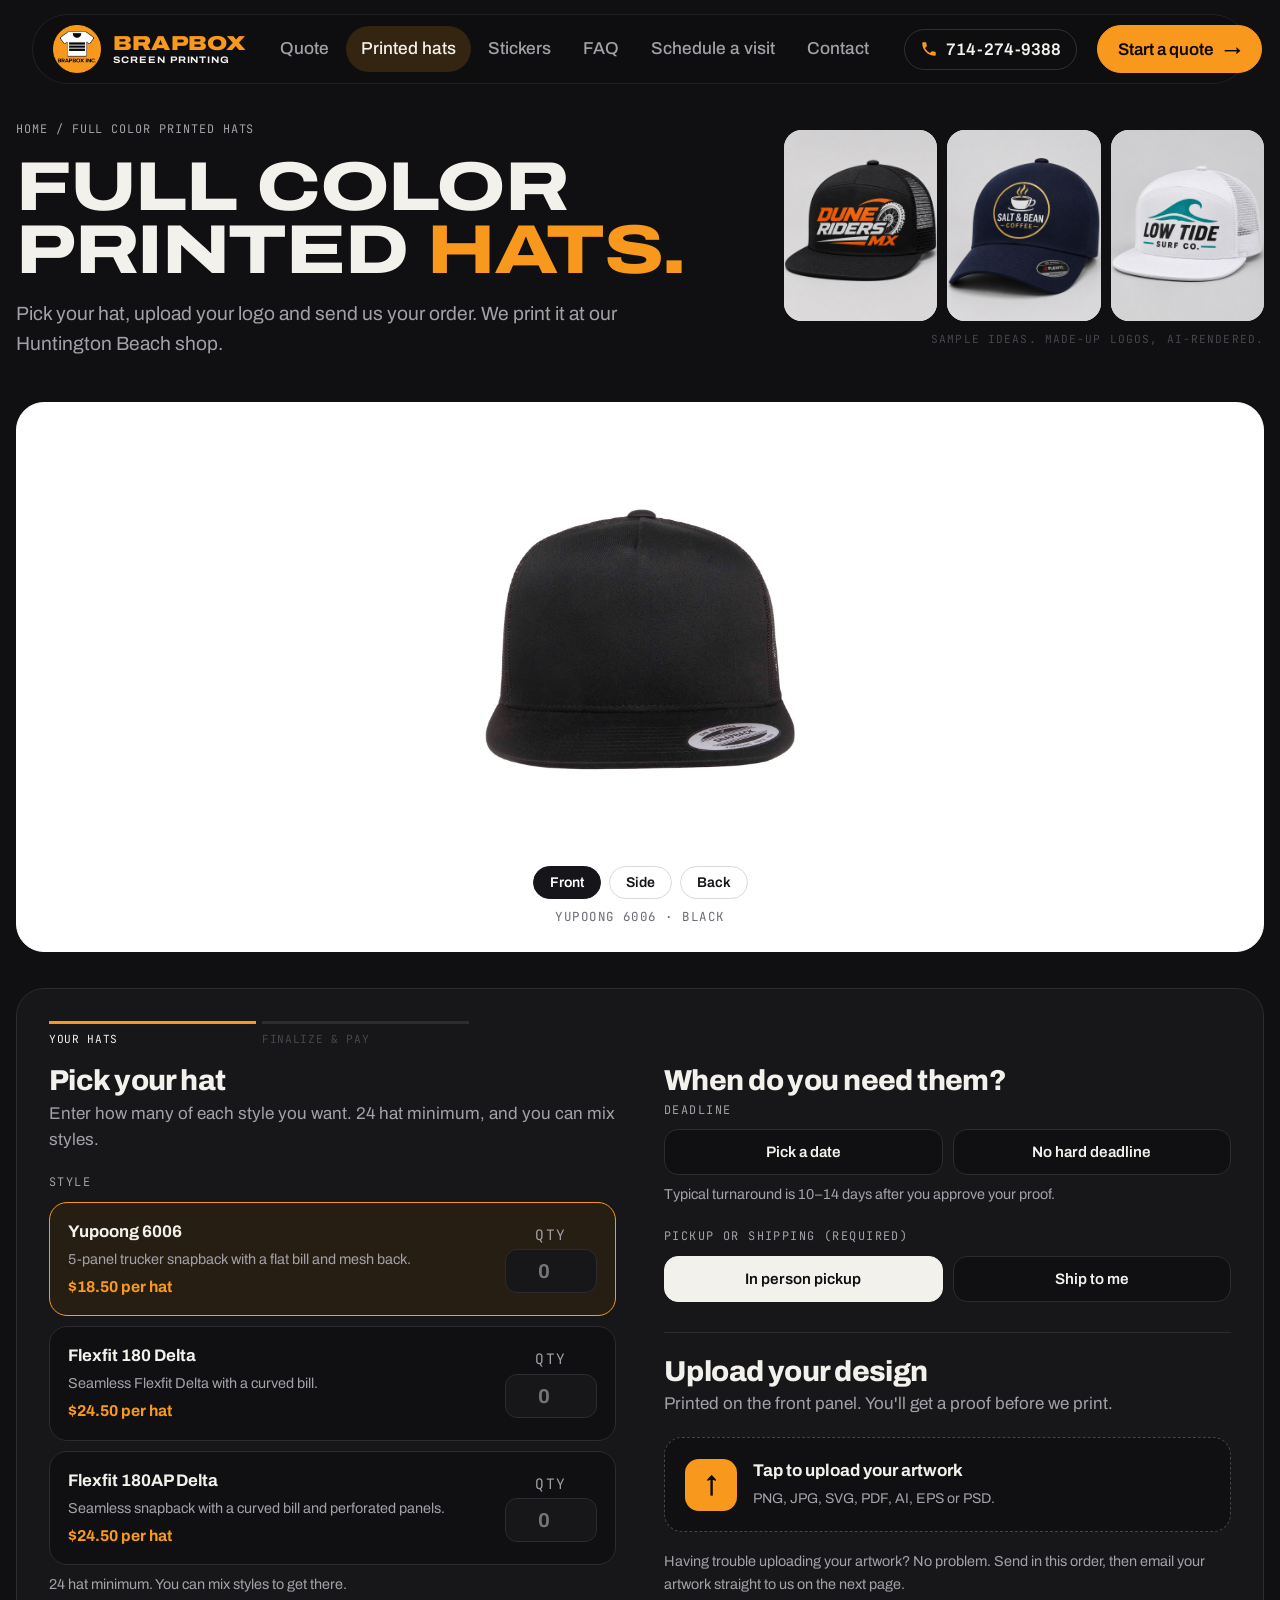
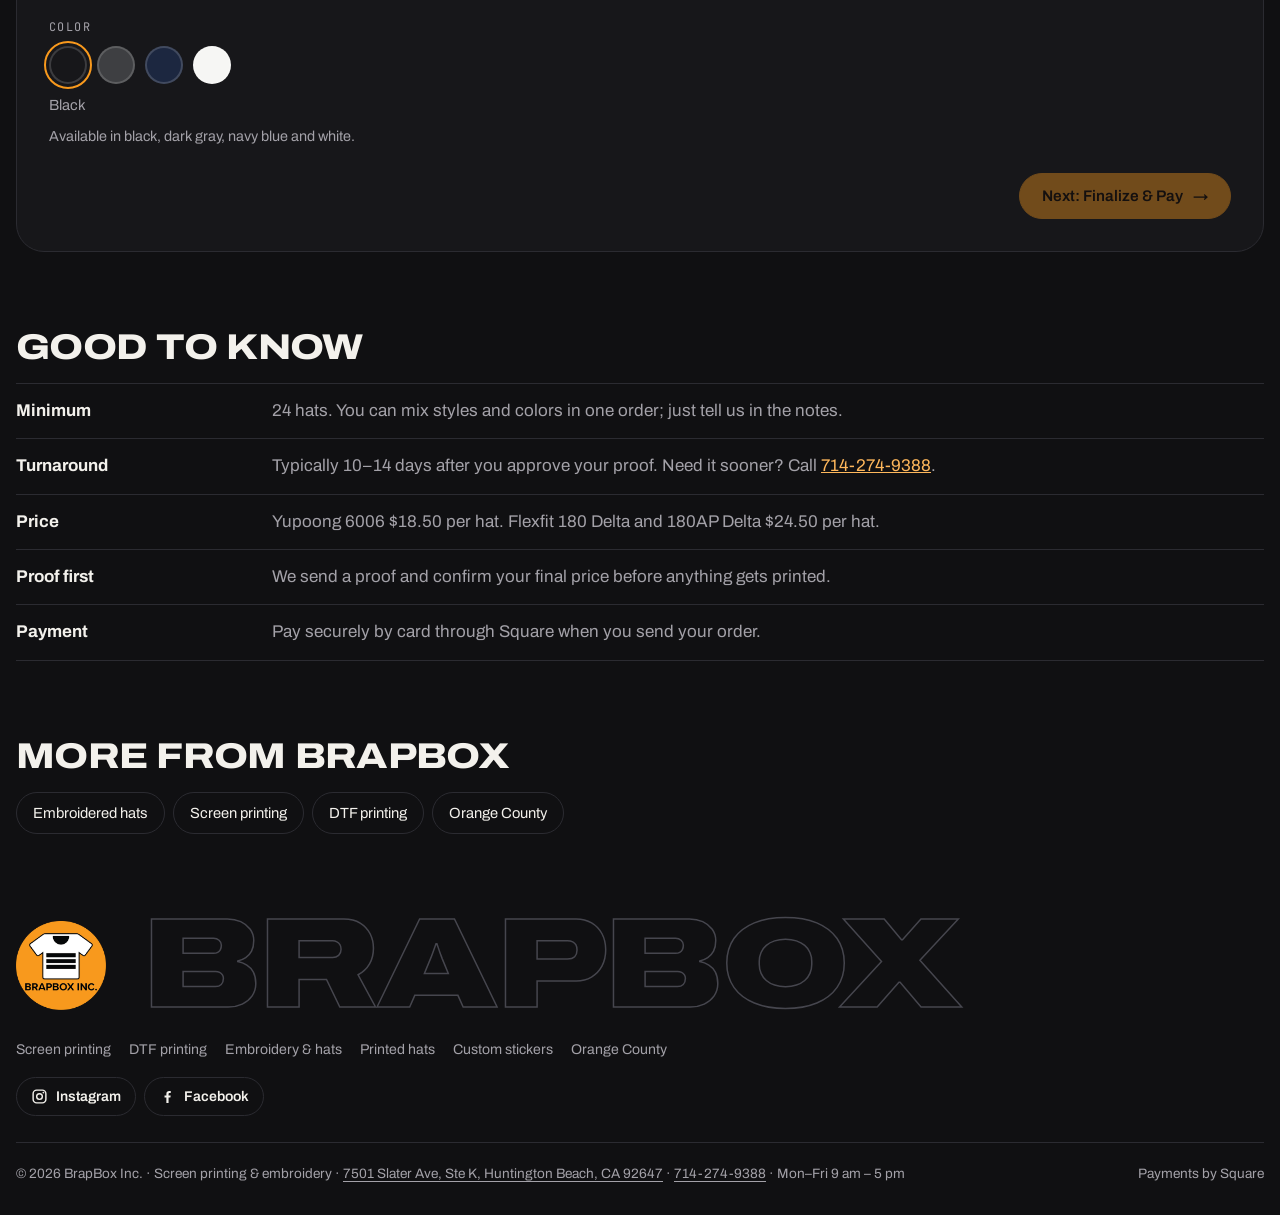
<file: printed-hats/index.html>
<!doctype html>
<html lang="en">
<meta charset="utf-8">
<meta name="viewport" content="width=device-width, initial-scale=1, viewport-fit=cover">
<title>Full Color Printed Hats in Huntington Beach, CA | BrapBox</title>
<meta name="description" content="Order full color printed hats online. Pick a Yupoong 6006 trucker or a Flexfit 180 or 180AP Delta, upload your logo and send your order to our Huntington Beach shop.">
<link rel="canonical" href="https://www.brapboxscreenprinting.com/printed-hats/">
<meta name="robots" content="index, follow, max-image-preview:large">
<meta name="theme-color" content="#101012">
<meta property="og:type" content="website">
<meta property="og:site_name" content="BrapBox Screen Printing">
<meta property="og:locale" content="en_US">
<meta property="og:url" content="https://www.brapboxscreenprinting.com/printed-hats/">
<meta property="og:title" content="Full Color Printed Hats in Huntington Beach, CA | BrapBox">
<meta property="og:description" content="Order full color printed hats online. Pick a Yupoong 6006 trucker or a Flexfit 180 or 180AP Delta, upload your logo and send your order to our Huntington Beach shop.">
<meta property="og:image" content="https://www.brapboxscreenprinting.com/p/og-image.jpg">
<meta property="og:image:width" content="1200">
<meta property="og:image:height" content="630">
<meta name="twitter:card" content="summary_large_image">
<link rel="icon" type="image/png" href="/p/logo-64.png">
<link rel="apple-touch-icon" href="/p/logo.png">
<link rel="manifest" href="/site.webmanifest">
<link rel="preconnect" href="https://fonts.googleapis.com">
<link rel="preconnect" href="https://fonts.gstatic.com" crossorigin>
<link rel="stylesheet" href="https://fonts.googleapis.com/css2?family=Archivo:wdth,wght@62..125,400..900&family=JetBrains+Mono:wght@400;500&display=swap">
<link rel="stylesheet" href="/assets/pages.css">
<script type="application/ld+json">{"@context":"https://schema.org","@graph":[{"@type":"Service","@id":"https://www.brapboxscreenprinting.com/printed-hats/#service","name":"Full color printed hats","serviceType":"Hat printing","description":"Full color printed Yupoong 6006, Flexfit 180 Delta and Flexfit 180AP Delta hats, ordered online and printed at our Huntington Beach shop.","url":"https://www.brapboxscreenprinting.com/printed-hats/","provider":{"@id":"https://www.brapboxscreenprinting.com/#business"},"areaServed":[{"@type":"City","name":"Huntington Beach, CA"},{"@type":"AdministrativeArea","name":"Orange County, CA"}]},{"@type":"ProductGroup","@id":"https://www.brapboxscreenprinting.com/printed-hats/#hats","name":"Full color printed hats","description":"Custom full color printed hats, printed at our Huntington Beach shop. Minimum 24 hats.","url":"https://www.brapboxscreenprinting.com/printed-hats/","brand":{"@type":"Brand","name":"BrapBox"},"productGroupID":"printed-hats","hasVariant":[{"@type":"Product","name":"Yupoong 6006 printed hat","brand":{"@type":"Brand","name":"Yupoong"},"sku":"yupoong-6006","offers":{"@type":"Offer","price":"18.50","priceCurrency":"USD","availability":"https://schema.org/InStock","url":"https://www.brapboxscreenprinting.com/printed-hats/","seller":{"@id":"https://www.brapboxscreenprinting.com/#business"},"eligibleQuantity":{"@type":"QuantitativeValue","minValue":24,"unitText":"hats"}},"image":"https://www.brapboxscreenprinting.com/p/hats/yp6006-black-front.jpg"},{"@type":"Product","name":"Flexfit 180 Delta printed hat","brand":{"@type":"Brand","name":"Flexfit"},"sku":"flexfit-180-delta","offers":{"@type":"Offer","price":"24.50","priceCurrency":"USD","availability":"https://schema.org/InStock","url":"https://www.brapboxscreenprinting.com/printed-hats/","seller":{"@id":"https://www.brapboxscreenprinting.com/#business"},"eligibleQuantity":{"@type":"QuantitativeValue","minValue":24,"unitText":"hats"}},"image":"https://www.brapboxscreenprinting.com/p/hats/ff180-black-front.jpg"},{"@type":"Product","name":"Flexfit 180AP Delta printed hat","brand":{"@type":"Brand","name":"Flexfit"},"sku":"flexfit-180ap-delta","offers":{"@type":"Offer","price":"24.50","priceCurrency":"USD","availability":"https://schema.org/InStock","url":"https://www.brapboxscreenprinting.com/printed-hats/","seller":{"@id":"https://www.brapboxscreenprinting.com/#business"},"eligibleQuantity":{"@type":"QuantitativeValue","minValue":24,"unitText":"hats"}},"image":"https://www.brapboxscreenprinting.com/p/hats/ff180ap-black-front.jpg"}],"image":"https://www.brapboxscreenprinting.com/p/hats/yp6006-black-front.jpg"},{"@type":"WebPage","@id":"https://www.brapboxscreenprinting.com/printed-hats/#webpage","url":"https://www.brapboxscreenprinting.com/printed-hats/","name":"Full Color Printed Hats in Huntington Beach, CA | BrapBox","isPartOf":{"@id":"https://www.brapboxscreenprinting.com/#website"},"about":{"@id":"https://www.brapboxscreenprinting.com/printed-hats/#service"},"inLanguage":"en-US"},{"@type":"BreadcrumbList","itemListElement":[{"@type":"ListItem","position":1,"name":"Home","item":"https://www.brapboxscreenprinting.com/"},{"@type":"ListItem","position":2,"name":"Full color printed hats","item":"https://www.brapboxscreenprinting.com/printed-hats/"}]},{"@type":"LocalBusiness","@id":"https://www.brapboxscreenprinting.com/#business","name":"BrapBox Screen Printing","url":"https://www.brapboxscreenprinting.com/","telephone":"+1-714-274-9388","image":"https://www.brapboxscreenprinting.com/p/og-image.jpg","address":{"@type":"PostalAddress","streetAddress":"7501 Slater Ave, Ste K","addressLocality":"Huntington Beach","addressRegion":"CA","postalCode":"92647","addressCountry":"US"}}]}</script>
<style>
.hs{display:grid;grid-template-columns:minmax(0,1fr) minmax(0,1.1fr);gap:clamp(20px,3vw,36px);align-items:start;margin-top:clamp(28px,4vw,44px)}
@media (max-width:860px){.hs{grid-template-columns:1fr}}
.hs-prev{position:sticky;top:96px;background:var(--bg2);border:1px solid var(--line);border-radius:var(--r-lg);padding:clamp(16px,3vw,28px);text-align:center}
@media (max-width:860px){.hs-prev{position:static}}
.hs-prev svg{width:100%;max-width:440px;height:auto;display:block;margin:0 auto}
.hs-stage{position:relative;max-width:440px;margin:0 auto;border-radius:var(--r);overflow:hidden}
.hs-stage.photo{background:#fff;aspect-ratio:4/5;max-width:400px}
#hsPhoto{display:block;width:100%;height:100%;object-fit:contain}
.hs-arton{position:absolute;left:var(--ax,34%);top:var(--ay,26%);width:var(--aw,32%);height:var(--ah,22%);object-fit:contain;mix-blend-mode:multiply;pointer-events:none}
.hs-arton.lt{mix-blend-mode:normal}
.hs-views{display:flex;justify-content:center;gap:8px;margin-top:14px}
.hs-views button{padding:8px 16px;border-radius:999px;border:1px solid var(--line);background:var(--bg);color:var(--fg);font:600 .88rem var(--sans);cursor:pointer}
.hs-views button[aria-pressed=true]{background:var(--fg);color:var(--bg);border-color:var(--fg)}
.hs-cap{font-family:var(--mono);font-size:.78rem;letter-spacing:.12em;text-transform:uppercase;color:var(--muted);margin-top:8px}
.hs-panel{background:var(--bg2);border:1px solid var(--line);border-radius:var(--r-lg);padding:clamp(18px,3vw,32px)}
.hs-track{display:flex;gap:6px;list-style:none;margin:0 0 22px;padding:0;counter-reset:s}
.hs-track li{flex:1;font-family:var(--mono);font-size:.7rem;letter-spacing:.06em;text-transform:uppercase;color:var(--dim);border-top:3px solid var(--line);padding-top:8px;line-height:1.3}
.hs-track li.on{color:var(--fg);border-color:var(--brand)}.hs-track li.done{color:var(--muted);border-color:var(--muted)}
.hs-step h2{font-size:clamp(1.6rem,3.4vw,2.2rem);margin-bottom:6px}
.hs-step>p.sub{color:var(--muted);margin-bottom:20px}
.hs-step[data-s="1"],.hs-step[data-s="2"]{border-top:1px solid var(--line);padding-top:26px;margin-top:30px}
.hs-step[data-s="0"] h2,.hs-step[data-s="1"] h2,.hs-step[data-s="2"] h2{font-size:clamp(1.4rem,2.8vw,1.8rem)}
.hs-track{max-width:420px}
.hs-lab{display:block;font-family:var(--mono);font-size:.74rem;letter-spacing:.12em;text-transform:uppercase;color:var(--muted);margin:22px 0 10px}
.hs-lab:first-of-type{margin-top:0}
.hs-hats{display:grid;grid-template-columns:1fr;gap:10px}
.hs-price{font-style:normal;font-weight:700;color:var(--brand);font-size:.98rem;margin-top:2px}
.hs-total{display:flex;justify-content:space-between;align-items:baseline;gap:12px;margin-top:14px;padding:14px 16px;border-radius:var(--r);background:color-mix(in srgb,var(--brand) 12%,var(--bg));border:1px solid color-mix(in srgb,var(--brand) 40%,var(--line))}
.hs-total b{font-size:1.4rem}
.hs-opt{display:grid;grid-template-columns:minmax(0,1fr) auto;align-items:center;gap:14px;text-align:left;padding:16px 18px;border-radius:var(--r);border:1px solid var(--line);background:var(--bg);color:var(--fg);font:inherit;cursor:pointer;transition:border-color .2s,background .2s}
.hs-ot{display:grid;gap:4px;min-width:0}.hs-cq{display:grid;gap:4px;justify-items:center;cursor:text}.hs-cq span{font-family:var(--mono);font-size:.7rem;letter-spacing:.12em;text-transform:uppercase;color:var(--muted)}
.hs-cq input{width:92px;font:700 1.25rem var(--sans);text-align:center;color:var(--fg);background:var(--bg2);border:1px solid var(--line);border-radius:12px;padding:10px 6px}
.hs-cq input:focus{border-color:var(--brand);outline:none}.hs-opt.has .hs-cq input{border-color:var(--brand)}
.hs-opt b{font-size:1.05rem}.hs-opt span{color:var(--muted);font-size:.9rem;line-height:1.4}
.hs-opt[aria-pressed=true]{border-color:var(--brand);background:color-mix(in srgb,var(--brand) 10%,var(--bg))}
.hs-cols{display:flex;flex-wrap:wrap;gap:10px}
.hs-cols button{width:38px;height:38px;border-radius:50%;border:2px solid rgba(255,255,255,.16);cursor:pointer;padding:0}
.hs-cols button[aria-pressed=true]{outline:2px solid var(--brand);outline-offset:3px}
.hs-cname{color:var(--muted);font-size:.92rem;margin-top:10px}
.hs-in,.hs-panel textarea{width:100%;font:inherit;color:var(--fg);background:var(--bg);border:1px solid var(--line);border-radius:14px;padding:13px 14px}
.hs-in::placeholder,.hs-panel textarea::placeholder{color:#6A6870;opacity:1}
.hs-panel textarea{min-height:90px;resize:vertical}
.hs-qty{max-width:180px;font-size:1.3rem;font-weight:700;text-align:center}
.hs-note{color:var(--muted);font-size:.9rem;margin-top:8px}
.hs-note.low{color:var(--brand)}
.hs-btns{display:grid;grid-template-columns:1fr 1fr;gap:10px}
.hs-btns.three{grid-template-columns:repeat(3,1fr)}
.hs-btns button{padding:14px 10px;border-radius:14px;border:1px solid var(--line);background:var(--bg);color:var(--fg);font:600 .95rem var(--sans);cursor:pointer}
.hs-btns button[aria-pressed=true]{background:var(--fg);color:var(--bg);border-color:var(--fg)}
.hs-btns button.ship[aria-pressed=true]{background:var(--lime);border-color:var(--lime);color:#101012}
.hs-date{margin-top:10px}
.hs-2{display:grid;grid-template-columns:1fr 1fr;gap:10px;margin-bottom:10px}
@media (max-width:480px){.hs-2{grid-template-columns:1fr}}
.hs-drop{display:flex;align-items:center;gap:16px;padding:20px;border:1.5px dashed rgba(255,255,255,.22);border-radius:var(--r);background:var(--bg);cursor:pointer;position:relative}
.hs-drop.over{border-color:var(--brand)}
.hs-drop input{position:absolute;inset:0;opacity:0;cursor:pointer}
.hs-drop .ico{flex:none;width:52px;height:52px;border-radius:14px;display:grid;place-items:center;background:var(--brand);color:var(--brand-ink);font-size:1.4rem;font-weight:800}
.hs-drop .ico.ok{background:var(--lime)}
.hs-drop b{display:block;word-break:break-word}.hs-drop small{color:var(--muted);font-size:.88rem}
.hs-files{list-style:none;margin:10px 0 0;padding:0;display:grid;gap:6px}
.hs-files li{display:flex;justify-content:space-between;gap:10px;align-items:center;font-size:.92rem;color:var(--muted);padding:8px 12px;border:1px solid var(--line);border-radius:12px}
.hs-files button{background:none;border:0;color:var(--muted);font-size:1.2rem;cursor:pointer;line-height:1}
.hs-link{background:none;border:0;padding:0;color:var(--brand);font:600 .95rem var(--sans);text-decoration:underline;text-underline-offset:3px;cursor:pointer}
.hs-sum{border:1px solid var(--line);border-radius:var(--r);overflow:hidden;margin-bottom:18px}
.hs-sum div{display:flex;justify-content:space-between;gap:14px;padding:11px 14px;border-top:1px solid var(--line);font-size:.93rem}
.hs-sum div:first-child{border-top:0}.hs-sum span{color:var(--muted)}.hs-sum b{text-align:right;font-weight:600}
.hs-nav{display:flex;justify-content:space-between;gap:10px;margin-top:26px}
.hs-nav .btn[disabled]{opacity:.4;pointer-events:none}
.hs-err{color:var(--brand);margin-top:12px;font-size:.95rem}.hs-err:empty{display:none}
.hs-done{text-align:left}.hs-done h2{font-size:clamp(1.8rem,4vw,2.6rem);margin:8px 0 10px}
.hs-done .card2{display:grid;gap:4px;margin:18px 0;padding:16px 18px;border:1px solid var(--line);border-radius:var(--r)}
.hs-done .card2 a{color:var(--fg);text-decoration:none}.hs-done .card2 a:hover{color:var(--brand)}
.hs-hp{position:absolute;left:-9999px;width:1px;height:1px;overflow:hidden}

/* white mockup section */
.hs-prev{background:#fff;border-color:#fff;color:#16161a}
.hs-stage,.hs-stage.photo{border-radius:0}
.hs-views button{background:#fff;color:#16161a;border-color:#d9d9de}
.hs-views button:hover{border-color:#9a9aa2}
.hs-views button[aria-pressed=true]{background:#16161a;color:#fff;border-color:#16161a}
.hs-cap{color:#6b6b73}
.hs-prev :focus-visible{outline-color:#16161a}

.hs-addr{margin-bottom:10px}
.hs-nobg{display:grid;gap:4px;margin-top:12px}
.hs-nobg button{display:inline-flex;align-items:center;gap:10px;justify-self:start;padding:10px 16px 10px 10px;border-radius:999px;border:1px solid var(--line);background:var(--bg);color:var(--fg);font:600 .95rem var(--sans);cursor:pointer}
.hs-nobg .sw{width:36px;height:20px;border-radius:999px;background:var(--line);position:relative;transition:background .2s}
.hs-nobg .sw::after{content:"";position:absolute;top:2px;left:2px;width:16px;height:16px;border-radius:50%;background:var(--fg);transition:left .2s}
.hs-nobg button[aria-pressed=true]{border-color:var(--brand)}.hs-nobg button[aria-pressed=true] .sw{background:var(--brand)}.hs-nobg button[aria-pressed=true] .sw::after{left:18px}
.hs-nobg .hs-note{margin-top:0}
.hs-hero{display:grid;grid-template-columns:minmax(0,1.5fr) minmax(0,1fr);gap:clamp(20px,4vw,48px);align-items:center}
.hs-samp{margin:0}
.hs-sgrid{display:grid;grid-template-columns:repeat(3,1fr);gap:10px}
.hs-sgrid div{position:relative;aspect-ratio:4/5;border-radius:var(--r);overflow:hidden;background:#e9e9ec}
.hs-sgrid img{position:absolute;inset:0;width:100%;height:100%;object-fit:cover;opacity:0;transition:opacity .8s}
.hs-sgrid img.on{opacity:1}
.hs-samp figcaption{font-family:var(--mono);font-size:.7rem;letter-spacing:.1em;text-transform:uppercase;color:var(--dim);margin-top:10px;text-align:right}
@media (max-width:860px){.hs-hero{grid-template-columns:1fr}.hs-samp{margin-top:6px}.hs-samp figcaption{text-align:left}}
@media (prefers-reduced-motion:reduce){.hs-sgrid img{transition:none}}
/* mockup on top, order sections side by side */
.hs{grid-template-columns:1fr}
.hs-prev{position:static;padding:clamp(14px,2.4vw,24px)}
.hs-stage.photo{max-width:340px}
.hs-grid{display:grid;grid-template-columns:minmax(0,1fr) minmax(0,1fr);gap:clamp(24px,4vw,48px);align-items:start}
.hs-col2{min-width:0}
.hs-step[data-s="1"]{border-top:0;padding-top:0;margin-top:0}
.hs-step[data-s="3"],#hsDone{max-width:760px}
@media (max-width:860px){.hs-grid{grid-template-columns:1fr;gap:0}.hs-step[data-s="1"]{border-top:1px solid var(--line);padding-top:26px;margin-top:30px}}
</style>
<div class="nav"><div class="wrap"><div class="bar">
  <a class="logo" href="/" aria-label="BrapBox Inc. home"><img class="logo-img" src="/p/logo.png" alt="" width="40" height="40"><span class="logo-t"><b>BrapBox</b><small>Screen printing</small></span></a>
  <nav class="links" aria-label="Main"><a href="/#studio">Quote</a><a href="/printed-hats/" aria-current="page">Printed hats</a><a href="/custom-stickers/">Stickers</a><a href="/#faq">FAQ</a><a href="/#visit-us">Schedule a visit</a><a href="/contact/">Contact</a></nav>
  <a class="navtel" href="tel:+17142749388" aria-label="Call BrapBox at 714-274-9388"><svg viewBox="0 0 24 24" aria-hidden="true"><path d="M6.6 10.8a15.1 15.1 0 0 0 6.6 6.6l2.2-2.2a1 1 0 0 1 1-.25 11.4 11.4 0 0 0 3.6.57 1 1 0 0 1 1 1V20a1 1 0 0 1-1 1A17 17 0 0 1 3 4a1 1 0 0 1 1-1h3.5a1 1 0 0 1 1 1c0 1.25.2 2.45.57 3.57a1 1 0 0 1-.25 1z"/></svg><span>714-274-9388</span></a>
  <a class="btn hot sm" href="/#studio">Start a quote <span class="ar">→</span></a>
  <button type="button" class="menu-btn" id="menuBtn" aria-expanded="false" aria-controls="mnav" aria-label="Open menu"><i></i><i></i></button>
</div>
<nav class="mnav" id="mnav" aria-label="Main" hidden><a href="/">Home</a><a href="/#studio">Quote</a><a href="/printed-hats/" aria-current="page">Printed hats</a><a href="/custom-stickers/">Stickers</a><a href="/#faq">FAQ</a><a href="/#visit-us">Schedule a visit</a><a href="/contact/">Contact</a><a class="mnav-tel" href="tel:+17142749388">Call 714-274-9388</a></nav>
</div></div>
<main class="svc"><div class="wrap">
<div class="hs-hero"><div>
<p class="crumbs"><a href="/">Home</a> / Full color printed hats</p>
<h1>Full color printed <em>hats.</em></h1>
<p class="lead">Pick your hat, upload your logo and send us your order. We print it at our Huntington Beach shop.</p>
</div>
<figure class="hs-samp" aria-label="Sample hat designs"><div class="hs-sgrid" id="hsSamp"></div><figcaption>Sample ideas. Made-up logos, AI-rendered.</figcaption></figure>
</div>

<section class="hs" id="order" aria-label="Order printed hats">
  <div class="hs-prev"><div class="hs-stage" id="hsStage"><img id="hsPhoto" alt="" hidden><img id="hsArtOn" class="hs-arton" alt="" hidden><div id="hsSvg" aria-hidden="true"></div></div>
    <div class="hs-views" id="hsViews" role="group" aria-label="Hat view"><button type="button" data-v="front" aria-pressed="true">Front</button><button type="button" data-v="side" aria-pressed="false">Side</button><button type="button" data-v="back" aria-pressed="false">Back</button></div>
    <p class="hs-cap" id="hsCap">Yupoong 6006 · Black</p></div>
  <div class="hs-panel">
    <ol class="hs-track" id="hsTrack"><li>Your hats</li><li>Finalize &amp; Pay</li></ol>
    <form id="hsForm" novalidate>
      <div class="hs-grid"><div class="hs-step" data-s="0">
        <h2>Pick your hat</h2><p class="sub">Enter how many of each style you want. 24 hat minimum, and you can mix styles.</p>
        <span class="hs-lab">Style</span>
        <div class="hs-hats" id="hsHats"></div>
        <p class="hs-note" id="hsQtyNote">24 hat minimum. You can mix styles to get there.</p>
        <div class="hs-total" id="hsTot" hidden><span id="hsTotL"></span><b id="hsTotV"></b></div>
        <span class="hs-lab">Color</span>
        <div class="hs-cols" id="hsCols" role="group" aria-label="Hat color"></div>
        <p class="hs-cname" id="hsCname"></p>
        <p class="hs-note">Available in black, dark gray, navy blue and white.</p>
      </div>
      <div class="hs-col2"><div class="hs-step" data-s="1">
        <h2>When do you need them?</h2>
        <span class="hs-lab">Deadline</span>
        <div class="hs-btns"><button type="button" id="hsPickDate" aria-pressed="false">Pick a date</button><button type="button" id="hsFlex" aria-pressed="false">No hard deadline</button></div>
        <input class="hs-in hs-date" id="hsDate" type="date" aria-label="Date you need the hats" hidden>
        <p class="hs-note" id="hsDateNote">Typical turnaround is 10–14 days after you approve your proof.</p>
        <span class="hs-lab">Pickup or shipping (Required)</span>
        <div class="hs-btns" id="hsShip"><button type="button" data-v="pickup" aria-pressed="true">In person pickup</button><button type="button" class="ship" data-v="ship" aria-pressed="false">Ship to me</button></div>
      </div>
      <div class="hs-step" data-s="2">
        <h2>Upload your design</h2><p class="sub">Printed on the front panel. You'll get a proof before we print.</p>
        <label class="hs-drop" id="hsDrop"><span class="ico" id="hsIco" aria-hidden="true">↑</span><span><b id="hsDropT">Tap to upload your artwork</b><small id="hsDropS">PNG, JPG, SVG, PDF, AI, EPS or PSD.</small></span><input type="file" id="hsFile" multiple accept="image/png,image/jpeg,image/gif,image/svg+xml,image/webp,image/tiff,application/pdf,.ai,.eps,.psd,.tif,.tiff" aria-label="Upload your artwork"></label>
        <ul class="hs-files" id="hsFiles"></ul>
        <div class="hs-nobg" id="hsNobgW" hidden><button type="button" id="hsNobg" aria-pressed="false"><span class="sw" aria-hidden="true"></span>Remove background</button><span class="hs-note" id="hsNobgN">Takes out a solid background so only your logo prints. Your original file still comes with the order.</span></div>
        <p class="hs-note">Having trouble uploading your artwork? No problem. Send in this order, then email your artwork straight to us on the next page.</p>
      </div></div></div>
      <div class="hs-step" data-s="3" hidden>
        <h2>Finalize &amp; pay</h2><p class="sub">Send your order with your art, then pay securely with Square. We'll send a proof before we print.</p>
        <div class="hs-sum" id="hsSum"></div>
        <div class="hs-2"><input class="hs-in" id="hsName" placeholder="Your name" autocomplete="name" aria-label="Your name"><input class="hs-in" id="hsOrg" placeholder="Business or team (optional)" autocomplete="organization" aria-label="Business or team"></div>
        <div class="hs-2"><input class="hs-in" type="email" id="hsEmail" placeholder="Email" autocomplete="email" aria-label="Email"><input class="hs-in" type="tel" id="hsPhone" placeholder="Phone" autocomplete="tel" aria-label="Phone"></div>
        <input class="hs-in hs-addr" id="hsAddr" placeholder="Shipping address (optional)" autocomplete="street-address" aria-label="Shipping address (optional)" maxlength="300">
        <span class="hs-lab">Preferred method of contact</span>
        <div class="hs-btns three" id="hsCM"><button type="button" data-v="call" aria-pressed="false">Call</button><button type="button" data-v="text" aria-pressed="false">Text</button><button type="button" data-v="email" aria-pressed="false">Email</button></div>
        <span class="hs-lab">Notes</span>
        <textarea id="hsNotes" placeholder="Anything else? Event date, a mix of styles or colors" aria-label="Notes"></textarea>
        <div class="hs-hp" aria-hidden="true"><input id="hsHp" tabindex="-1" autocomplete="off"></div>
      </div>
      <p class="hs-err" id="hsErr" role="alert"></p>
      <div class="hs-nav" id="hsNav"><button type="button" class="btn" id="hsBack">← Back</button><button type="button" class="btn hot" id="hsNext">Next <span class="ar">→</span></button></div>
    </form>
    <div class="hs-done" id="hsDone" hidden></div>
  </div>
</section>

<section class="blk"><h2>Good to know</h2><ul class="facts"><li><b>Minimum</b><span>24 hats. You can mix styles and colors in one order; just tell us in the notes.</span></li><li><b>Turnaround</b><span>Typically 10–14 days after you approve your proof. Need it sooner? Call <a href="tel:+17142749388">714-274-9388</a>.</span></li><li><b>Price</b><span>Yupoong 6006 $18.50 per hat. Flexfit 180 Delta and 180AP Delta $24.50 per hat.</span></li><li><b>Proof first</b><span>We send a proof and confirm your final price before anything gets printed.</span></li><li><b>Payment</b><span>Pay securely by card through Square when you send your order.</span></li></ul></section>
<section class="blk"><h2>More from BrapBox</h2><div class="more"><a href="/embroidery/">Embroidered hats</a><a href="/screen-printing/">Screen printing</a><a href="/dtf-printing/">DTF printing</a><a href="/orange-county/">Orange County</a></div></section>
</div></main>
<footer><div class="wrap"><div class="foot-brand"><img src="/p/logo.png" alt="BrapBox Inc. logo" width="120" height="120" loading="lazy"><div class="mega-wrap"><div class="mega" aria-hidden="true">BrapBox</div></div></div>
<nav class="foot-links" aria-label="Services"><a href="/screen-printing/">Screen printing</a><a href="/dtf-printing/">DTF printing</a><a href="/embroidery/">Embroidery &amp; hats</a><a href="/printed-hats/">Printed hats</a><a href="/custom-stickers/">Custom stickers</a><a href="/orange-county/">Orange County</a></nav><div class="foot-social"><a href="https://www.instagram.com/brapboxscreenprinting/" target="_blank" rel="noopener me" aria-label="BrapBox on Instagram"><svg viewBox="0 0 24 24" aria-hidden="true"><rect x="3" y="3" width="18" height="18" rx="5" fill="none" stroke="currentColor" stroke-width="2"/><circle cx="12" cy="12" r="4" fill="none" stroke="currentColor" stroke-width="2"/><circle cx="17.5" cy="6.5" r="1.3" fill="currentColor"/></svg><span>Instagram</span></a><a href="https://www.facebook.com/BrapBoxScreenPrinting" target="_blank" rel="noopener me" aria-label="BrapBox on Facebook"><svg viewBox="0 0 24 24" aria-hidden="true"><path fill="currentColor" d="M13.5 21v-7.5h2.6l.4-3h-3V8.6c0-.9.3-1.5 1.5-1.5h1.6V4.4c-.3 0-1.2-.1-2.3-.1-2.3 0-3.9 1.4-3.9 4V10.5H7.8v3h2.6V21z"/></svg><span>Facebook</span></a></div>
<div class="foot"><span>© 2026 BrapBox Inc. · Screen printing &amp; embroidery · <a href="/#visit-us" class="footvisit">7501 Slater Ave, Ste K, Huntington Beach, CA 92647</a> · <a href="tel:+17142749388" class="footvisit">714-274-9388</a> · Mon–Fri 9 am – 5 pm</span><span>Payments by Square</span></div></div></footer>
<script>
(()=>{const b=document.getElementById("menuBtn"),m=document.getElementById("mnav");
b.addEventListener("click",()=>{const o=m.hidden;m.hidden=!o;b.setAttribute("aria-expanded",String(o));});
addEventListener("keydown",e=>{if(e.key==="Escape"&&!m.hidden){m.hidden=true;b.setAttribute("aria-expanded","false");}});})();
(()=>{
const $=id=>document.getElementById(id),esc=s=>String(s).replace(/[&<>"]/g,c=>({"&":"&amp;","<":"&lt;",">":"&gt;",'"':"&quot;"})[c]);
const HATS=[{id:"yp6006",name:"Yupoong 6006",desc:"5-panel trucker snapback with a flat bill and mesh back.",bill:"flat",mesh:"mesh",price:18.5},
            {id:"ff180",name:"Flexfit 180 Delta",desc:"Seamless Flexfit Delta with a curved bill.",bill:"curved",mesh:"",price:24.5},
            {id:"ff180ap",name:"Flexfit 180AP Delta",desc:"Seamless snapback with a curved bill and perforated panels.",bill:"curved",mesh:"perf",price:24.5}];
const money=n=>"$"+n.toFixed(2);
const items=()=>HATS.filter(h=>H.q[h.id]>0).map(h=>({h,q:H.q[h.id]})),tq=()=>items().reduce((t,x)=>t+x.q,0),tot=()=>items().reduce((t,x)=>t+x.q*x.h.price,0);
const COLS=[["Black","#17171A"],["Dark Gray","#3E3F42"],["Navy Blue","#1C2740"],["White","#F6F6F4"]];
const MIN=24;
const H={q:{yp6006:0,ff180:0,ff180ap:0},view:"front",step:0,hat:"yp6006",col:"Black",qty:0,when:"",date:"",ship:"pickup",cm:"",files:[],art:null,skipArt:false};
const hat=()=>HATS.find(h=>h.id===H.hat),hex=()=>COLS.find(c=>c[0]===H.col)[1];
const PREVIEW=location.protocol==="file:"||/claude|anthropic/i.test(location.hostname);
// ---------- hat drawing ----------
function shade(h,a){const n=parseInt(h.slice(1),16);let r=n>>16,g=n>>8&255,b=n&255;const f=v=>Math.max(0,Math.min(255,Math.round(a<0?v*(1+a):v+(255-v)*a)));return "#"+[f(r),f(g),f(b)].map(v=>v.toString(16).padStart(2,"0")).join("");}
function draw(){const c=hex(),h=hat(),light=parseInt(c.slice(1,3),16)+parseInt(c.slice(3,5),16)+parseInt(c.slice(5,7),16)>480,seam=shade(c,light?-.3:.22),side=shade(c,light?-.1:-.18),under=shade(c,light?-.4:-.5),ink=light?"#00000080":"#ffffff80";
  const CROWN="M66 214 C60 120 112 44 200 40 C288 44 340 120 334 214 Z",FRONT="M116 214 C112 128 148 60 200 48 C252 60 288 128 284 214 Z";
  const bill=h.bill==="flat"?`<path d="M36 210 C120 202 280 202 364 210 L356 240 C272 252 128 252 44 240 Z" fill="${c}" stroke="${seam}" stroke-width="1.5"/><path d="M44 240 C128 252 272 252 356 240 L352 248 C270 262 130 262 48 248Z" fill="${under}"/><path d="M58 222 C130 214 270 214 342 222" fill="none" stroke="${seam}" stroke-width="1.4" stroke-dasharray="4 4"/>`
    :`<path d="M64 208 C150 198 250 198 336 208 C338 250 286 274 200 276 C114 274 62 250 64 208 Z" fill="${c}" stroke="${seam}" stroke-width="1.5"/><path d="M80 220 C150 212 250 212 320 220 C318 248 276 264 200 266 C124 264 82 248 80 220Z" fill="none" stroke="${seam}" stroke-width="1.4" stroke-dasharray="4 4"/>`;
  const art=H.art?`<image href="${H.art}" x="134" y="88" width="132" height="96" preserveAspectRatio="xMidYMid meet" clip-path="url(#hsFront)"/>`:`<g><rect x="146" y="104" width="108" height="64" rx="10" fill="none" stroke="${ink}" stroke-width="2" stroke-dasharray="6 6"/><text x="200" y="141" text-anchor="middle" font-family="Archivo,Arial" font-weight="800" font-size="16" fill="${ink}">YOUR LOGO</text></g>`;
  const pat=h.mesh==="mesh"?"url(#hsMesh)":h.mesh==="perf"?"url(#hsPerf)":side;
  $("hsSvg").innerHTML=`<svg viewBox="0 0 400 300" role="img"><defs>
    <radialGradient id="hsBg" cx=".5" cy=".5" r=".5"><stop offset="0" stop-color="#3a3a42"/><stop offset="1" stop-color="#3a3a42" stop-opacity="0"/></radialGradient>
    <pattern id="hsMesh" width="7" height="7" patternUnits="userSpaceOnUse"><rect width="7" height="7" fill="${side}"/><circle cx="3.5" cy="3.5" r="1.7" fill="${shade(c,light?-.32:-.6)}"/></pattern>
    <pattern id="hsPerf" width="9" height="9" patternUnits="userSpaceOnUse"><rect width="9" height="9" fill="${side}"/><circle cx="4.5" cy="4.5" r=".9" fill="${shade(c,light?-.25:-.5)}"/></pattern>
    <radialGradient id="hsLit" cx=".42" cy=".28" r=".8"><stop offset="0" stop-color="#fff" stop-opacity=".18"/><stop offset=".6" stop-color="#fff" stop-opacity="0"/><stop offset="1" stop-color="#000" stop-opacity=".3"/></radialGradient>
    <clipPath id="hsFront"><path d="${FRONT}"/></clipPath></defs>
    <circle cx="200" cy="150" r="150" fill="url(#hsBg)"/>
    <ellipse cx="200" cy="268" rx="160" ry="12" fill="#000" opacity=".4"/>
    <path d="${CROWN}" fill="${pat}" stroke="${seam}" stroke-width="1.5"/>
    <path d="${FRONT}" fill="${c}"/>${art}
    <path d="${CROWN}" fill="url(#hsLit)"/>
    <path d="M116 214 C112 128 148 60 200 48 C252 60 288 128 284 214" fill="none" stroke="${seam}" stroke-width="1.6"/>
    <circle cx="200" cy="40" r="7" fill="${c}" stroke="${seam}" stroke-width="1.5"/>${bill}</svg>`;
  $("hsCap").textContent=`${h.name} · ${H.col}`;photo();}
// real product photos live at /p/hats/<style>-<color>-<view>.jpg; if one is missing, the drawn hat shows instead
const slug=t=>t.toLowerCase().replace(/\s+/g,"-"),ART_BOX={yp6006:[32,32,36,22],ff180:[34,30,32,20],ff180ap:[33,27,34,21]};
function photo(){const im=$("hsPhoto"),on=$("hsArtOn"),src=`/p/hats/${H.hat}-${slug(H.col)}-${H.view}.jpg`;
  if(im.dataset.src!==src){im.dataset.src=src;im.dataset.ok="";im.onload=()=>{im.dataset.ok="1";photo();};im.onerror=()=>{im.dataset.ok="0";if(H.view!=="front"){H.view="front";document.querySelectorAll("#hsViews button").forEach(x=>x.setAttribute("aria-pressed",String(x.dataset.v==="front")));draw();return;}photo();};im.src=src;}
  const ok=im.dataset.ok==="1";im.hidden=!ok;$("hsSvg").hidden=ok;$("hsStage").classList.toggle("photo",ok);$("hsViews").hidden=im.dataset.ok==="0"&&H.view==="front";
  const b=ART_BOX[H.hat];const st=$("hsStage").style;st.setProperty("--ax",b[0]+"%");st.setProperty("--ay",b[1]+"%");st.setProperty("--aw",b[2]+"%");st.setProperty("--ah",b[3]+"%");
  on.hidden=!(ok&&H.view==="front"&&H.art);if(H.art&&on.getAttribute("src")!==H.art)on.src=H.art;on.classList.toggle("lt",H.col!=="White");}
document.querySelectorAll("#hsViews button").forEach(b=>b.addEventListener("click",()=>{H.view=b.dataset.v;document.querySelectorAll("#hsViews button").forEach(x=>x.setAttribute("aria-pressed",String(x===b)));draw();}));
// ---------- step 0 ----------
HATS.forEach(h=>{const b=document.createElement("div");b.className="hs-opt";b.dataset.v=h.id;b.innerHTML=`<div class="hs-ot"><b>${h.name}</b><span>${h.desc}</span><em class="hs-price">${money(h.price)} per hat</em></div><label class="hs-cq"><span>Qty</span><input type="number" inputmode="numeric" min="0" max="5000" placeholder="0" id="hsQ-${h.id}" aria-label="How many ${h.name} hats"></label>`;
  b.addEventListener("click",e=>{if(H.hat!==h.id){H.hat=h.id;sync();}if(!e.target.closest("input"))b.querySelector("input").focus();});
  b.querySelector("input").addEventListener("input",e=>{H.q[h.id]=Math.max(0,Math.min(5000,parseInt(e.target.value,10)||0));H.hat=h.id;sync();});
  b.querySelector("input").addEventListener("focus",()=>{if(H.hat!==h.id){H.hat=h.id;sync();}});$("hsHats").appendChild(b);});
COLS.forEach(([n,c])=>{const b=document.createElement("button");b.type="button";b.style.background=c;b.title=n;b.setAttribute("aria-label",n);b.dataset.v=n;b.addEventListener("click",()=>{H.col=n;sync();});$("hsCols").appendChild(b);});
// ---------- step 1 ----------
$("hsPickDate").addEventListener("click",()=>{H.when="date";sync();$("hsDate").focus();try{$("hsDate").showPicker();}catch(_){}});
$("hsFlex").addEventListener("click",()=>{H.when="flex";sync();});
const today=new Date();$("hsDate").min=new Date(today.getTime()-today.getTimezoneOffset()*6e4).toISOString().slice(0,10);
$("hsDate").addEventListener("input",e=>{H.date=e.target.value;sync();});
document.querySelectorAll("#hsShip button").forEach(b=>b.addEventListener("click",()=>{H.ship=b.dataset.v;sync();}));
const bizDays=d=>{let n=0;const t=new Date(today.getFullYear(),today.getMonth(),today.getDate());const x=new Date(d+"T00:00");while(t<x){t.setDate(t.getDate()+1);const w=t.getDay();if(w&&w<6)n++;}return n;};
const fmtD=d=>new Date(d+"T00:00").toLocaleDateString("en-US",{weekday:"short",month:"short",day:"numeric"});
const rush=()=>H.when==="date"&&H.date&&bizDays(H.date)<10;
// ---------- step 2 ----------
// sample hats: 3 tiles, each crossfades between two samples
(()=>{const g=$("hsSamp");if(!g)return;const S=[1,2,3,4,5,6].map(n=>`/p/hats/samples/sample-${n}.jpg`);
  g.innerHTML=[0,1,2].map(i=>`<div><img class="on" src="${S[i]}" alt="Sample printed hat" loading="lazy"><img src="${S[i+3]}" alt="" loading="lazy"></div>`).join("");
  g.querySelectorAll("img").forEach(im=>im.addEventListener("error",()=>{const d=im.parentNode;im.remove();const k=d.querySelector("img");if(k)k.classList.add("on");if(!g.querySelector("img"))g.closest("figure").hidden=true;}));
  if(matchMedia("(prefers-reduced-motion: reduce)").matches)return;let t=0;
  setInterval(()=>{const d=g.children[t%3];const a=d.querySelectorAll("img");if(a.length===2)a.forEach(im=>im.classList.toggle("on"));t++;},2600);})();
// remove background: flood fill from the edges, everything close to the edge color goes transparent
function knock(src){return new Promise(res=>{const im=new Image();im.onload=()=>{const k=Math.min(1,1400/Math.max(im.naturalWidth,im.naturalHeight)),w=Math.max(1,Math.round(im.naturalWidth*k)),h=Math.max(1,Math.round(im.naturalHeight*k));
  const c=document.createElement("canvas");c.width=w;c.height=h;const x=c.getContext("2d");x.drawImage(im,0,0,w,h);const D=x.getImageData(0,0,w,h),d=D.data;
  const px=[];for(let i=0;i<w;i++){px.push(i,(h-1)*w+i);}for(let j=0;j<h;j++){px.push(j*w,j*w+w-1);}
  let R=0,G=0,B=0,n=0;px.forEach(p=>{if(d[p*4+3]>200){R+=d[p*4];G+=d[p*4+1];B+=d[p*4+2];n++;}});
  if(n<px.length*.5){res(src);return;}R/=n;G/=n;B/=n;
  const T1=38,T2=70,dist=p=>Math.hypot(d[p*4]-R,d[p*4+1]-G,d[p*4+2]-B),seen=new Uint8Array(w*h),st=[];
  px.forEach(p=>{if(!seen[p]&&dist(p)<T2){seen[p]=1;st.push(p);}});
  while(st.length){const p=st.pop(),e=dist(p);d[p*4+3]=e<T1?0:Math.round(d[p*4+3]*(e-T1)/(T2-T1));if(e>=T1)continue;const i=p%w,j=(p-i)/w;
    for(const q of [i>0?p-1:-1,i<w-1?p+1:-1,j>0?p-w:-1,j<h-1?p+w:-1])if(q>=0&&!seen[q]&&dist(q)<T2){seen[q]=1;st.push(q);}}
  let x0=w,y0=h,x1=-1,y1=-1;for(let j=0;j<h;j++)for(let i=0;i<w;i++)if(d[(j*w+i)*4+3]>8){if(i<x0)x0=i;if(i>x1)x1=i;if(j<y0)y0=j;if(j>y1)y1=j;}
  if(x1<0){res(src);return;}x.putImageData(D,0,0);const o=document.createElement("canvas");o.width=x1-x0+1;o.height=y1-y0+1;o.getContext("2d").drawImage(c,-x0,-y0);res(o.toDataURL("image/png"));};
  im.onerror=()=>res(src);im.src=src;});}
const rasterImg=()=>H.files.find(f=>/^image\/(png|jpe?g|gif|webp)$/.test(f.type));
async function setArt(){const img=rasterImg()||H.files.find(f=>f.type==="image/svg+xml");H.artNb=null;
  if(!img){H.art=H.artRaw=null;H.nobg=false;draw();sync();return;}
  const src=await new Promise(y=>{const r=new FileReader();r.onload=()=>y(r.result);r.readAsDataURL(img);});H.artRaw=src;H.artFile=img;
  if(H.nobg&&rasterImg()){$("hsNobgN").textContent="Removing background…";H.artNb=await knock(src);$("hsNobgN").textContent="Background removed. Your original file still comes with the order.";}
  H.art=H.nobg&&H.artNb?H.artNb:src;draw();sync();}
function take(list){[...list].forEach(f=>H.files.push(f));setArt();sync();}
$("hsNobg").addEventListener("click",()=>{H.nobg=!H.nobg;if(!H.nobg)$("hsNobgN").textContent="Takes out a solid background so only your logo prints. Your original file still comes with the order.";setArt();});
$("hsFile").addEventListener("change",e=>{take(e.target.files);e.target.value="";});
const dz=$("hsDrop");["dragenter","dragover"].forEach(t=>dz.addEventListener(t,e=>{e.preventDefault();dz.classList.add("over");}));["dragleave","drop"].forEach(t=>dz.addEventListener(t,e=>{e.preventDefault();dz.classList.remove("over");}));dz.addEventListener("drop",e=>take(e.dataTransfer.files));
$("hsFiles").addEventListener("click",e=>{const b=e.target.closest("button");if(!b)return;H.files.splice(+b.dataset.i,1);const img=H.files.find(f=>/^image\/(png|jpe?g|gif|webp|svg\+xml)$/.test(f.type));setArt();});
// ---------- step 3 ----------
document.querySelectorAll("#hsCM button").forEach(b=>b.addEventListener("click",()=>{H.cm=b.dataset.v;sync();}));
// ---------- sync ----------
const press=(sel,fn)=>document.querySelectorAll(sel).forEach(b=>b.setAttribute("aria-pressed",String(fn(b))));
function ok(s){if(s===0)return tq()>=MIN&&(H.when==="flex"||(H.when==="date"&&!!H.date));return true;}
function whenTxt(){return H.when==="flex"?"No hard deadline":H.date?"Need by "+fmtD(H.date)+(rush()?" (rush)":""):"";}
function sumRows(){const f=H.files.map(f=>f.name).join(", ")||"Artwork not uploaded yet";return [...items().map(x=>[x.h.name,`${x.q} × ${money(x.h.price)}`]),["Color",H.col],["Total hats",tq()+" hats"],["Estimated total",money(tot())],["Print","Front panel · "+f],...(H.nobg&&H.artNb?[["Background","Remove background"]]:[]),["Deadline",whenTxt()],["Pickup or shipping",H.ship==="pickup"?"In person pickup on Slater Ave":"Ship to me"],...(addrV()?[["Shipping address",addrV()]]:[])];}
const addrV=()=>$("hsAddr").value.trim().replace(/\s+/g," ");$("hsAddr").addEventListener("input",()=>sync());
function sync(){press("#hsHats .hs-opt",b=>b.dataset.v===H.hat);document.querySelectorAll("#hsHats .hs-opt").forEach(b=>b.classList.toggle("has",H.q[b.dataset.v]>0));press("#hsCols button",b=>b.dataset.v===H.col);$("hsCname").textContent=H.col;$("hsTot").hidden=!tq();$("hsTotL").textContent=`${tq()} hats`;$("hsTotV").textContent=money(tot());
  const n=$("hsQtyNote");const Q=tq();n.textContent=Q&&Q<MIN?`Add ${MIN-Q} more to reach the 24 hat minimum.`:"24 hat minimum. You can mix styles to get there.";n.classList.toggle("low",!!Q&&Q<MIN);
  press("#hsPickDate",()=>H.when==="date");press("#hsFlex",()=>H.when==="flex");$("hsDate").hidden=H.when!=="date";
  $("hsDateNote").textContent=rush()?"That's sooner than our typical 10–14 days. We'll try, or call 714-274-9388 to talk rush.":"Typical turnaround is 10–14 days after you approve your proof.";
  press("#hsShip button",b=>b.dataset.v===H.ship);press("#hsCM button",b=>b.dataset.v===H.cm);
  const has=H.files.length>0;$("hsIco").textContent=has?"✓":"↑";$("hsIco").classList.toggle("ok",has);$("hsDropT").textContent=has?"Looks good. Tap to add another file.":"Tap to upload your artwork";$("hsDropS").textContent=has?"You can add up to 5 files.":"PNG, JPG, SVG, PDF, AI, EPS or PSD.";
  $("hsNobgW").hidden=!rasterImg();press("#hsNobg",()=>H.nobg);$("hsFiles").innerHTML=H.files.map((f,i)=>`<li><span>${esc(f.name)}</span><button type="button" data-i="${i}" aria-label="Remove ${esc(f.name)}">×</button></li>`).join("");
  $("hsSum").innerHTML=sumRows().map(([a,b])=>`<div><span>${a}</span><b>${esc(b)}</b></div>`).join("");
  const ti=H.step===3?1:0;document.querySelectorAll("#hsTrack li").forEach((l,i)=>{l.className=i===ti?"on":i<ti?"done":"";});
  document.querySelectorAll(".hs-step").forEach(s=>s.hidden=H.step===3?+s.dataset.s!==3:+s.dataset.s===3);
  $("hsBack").style.visibility=H.step?"visible":"hidden";
  $("hsNext").innerHTML=H.step===3?`Send &amp; pay ${money(tot())} <span class="ar">→</span>`:`Next: Finalize &amp; Pay <span class="ar">→</span>`;
  $("hsNext").disabled=!ok(H.step);draw();}
function go(s){H.step=s;$("hsErr").textContent="";sync();if(innerWidth<860)document.querySelector(".hs").scrollIntoView({behavior:"smooth",block:"start"});}
$("hsBack").addEventListener("click",()=>go(0));
$("hsNext").addEventListener("click",()=>{if(H.step<3){if(ok(0))go(3);}else send();});
$("hsForm").addEventListener("submit",e=>{e.preventDefault();if(H.step===3)send();});
// ---------- send ----------
const ART_OK=/\.(png|jpe?g|gif|webp|svg|pdf|ai|eps|psd|tiff?)$/i,MAIL=`<a href="mailto:brapboxtshirt@gmail.com" style="white-space:nowrap">brapboxtshirt@gmail.com</a>`;
const ART_ERR={too_many_files:"That's more than 5 files.",files_too_large:"That file is too big.",file_type_not_allowed:"That file type can't go through the form.",bad_file:"One of your files couldn't be read."};
const readB64=f=>new Promise((y,n)=>{const r=new FileReader();r.onload=()=>y(r.result);r.onerror=()=>n(r.error);r.readAsDataURL(f);});
async function lead(data){if(PREVIEW){console.info("[BrapBox] preview host, order not sent",data);return {ok:true};}
  try{const res=await fetch("/api/lead",{method:"POST",headers:{"Content-Type":"application/json"},body:JSON.stringify(data)});let j={};try{j=await res.json();}catch(_){}return res.ok&&j.ok?{ok:true}:{ok:false,error:j.error||("HTTP "+res.status)};}catch(e){return {ok:false,error:String(e)};}}
async function checkout(d){if(PREVIEW){console.info("[BrapBox] preview host, checkout skipped",d);return {};}
  try{const r=await fetch("/api/hat-checkout",{method:"POST",headers:{"Content-Type":"application/json"},body:JSON.stringify(d)});const j=await r.json();return r.ok&&j.url?{url:j.url}:{};}catch(_){return {};}}
async function send(){const err=$("hsErr"),name=$("hsName").value.trim(),email=$("hsEmail").value.trim(),phone=$("hsPhone").value.trim(),em=/^\S+@\S+\.\S+$/.test(email),ph=phone.replace(/\D/g,"").length>=10;
  if(!name){err.textContent="Add your name so we know who the hats are for.";$("hsName").focus();return;}
  if(!em&&!ph){err.textContent="Add an email or a phone number so we can send your proof.";$("hsEmail").focus();return;}
  if((H.cm==="call"||H.cm==="text")&&!ph){err.textContent=`Add your phone number so we can ${H.cm} you.`;$("hsPhone").focus();return;}
  if(H.cm==="email"&&!em){err.textContent="Add your email so we can send your proof.";$("hsEmail").focus();return;}
  const artFail=m=>{err.innerHTML=`${esc(m)} No problem: send your order without it, then email your art to ${MAIL} with your order number. <button type="button" class="hs-link" id="hsNoArt">Send without the art</button>`;$("hsNoArt").addEventListener("click",()=>{H.skipArt=true;send();});};
  const fl=H.skipArt?[]:H.files;
  if(fl.length>5){artFail(ART_ERR.too_many_files);return;}
  const bad=fl.find(f=>!ART_OK.test(f.name));if(bad){artFail(`We can't take ${bad.name} through the form.`);return;}
  if(fl.reduce((t,f)=>t+f.size,0)>10*1048576){artFail("Your files are over 10 MB total.");return;}
  err.textContent="";const d=new Date(),ref="BB-H"+String(d.getMonth()+1).padStart(2,"0")+String(d.getDate()).padStart(2,"0")+"-"+Math.floor(100+Math.random()*900);
  const nb=$("hsNext"),old=nb.innerHTML;nb.disabled=true;nb.textContent="Sending…";let files=[];
  try{files=await Promise.all(fl.map(async f=>({name:"hat-front-"+f.name,type:f.type||"application/octet-stream",base64:await readB64(f)})));
    if(H.nobg&&H.artNb&&H.artNb!==H.artRaw&&files.length<5&&H.artFile)files.push({name:"hat-front-no-background-"+H.artFile.name.replace(/\.[^.]+$/,"")+".png",type:"image/png",base64:H.artNb});}catch(_){nb.disabled=false;nb.innerHTML=old;artFail(ART_ERR.bad_file);return;}
  const summary="PRINTED HATS ORDER\n"+sumRows().map(([a,b])=>a+": "+b).join("\n")+(H.skipArt?"\n(Customer will email artwork)":"");
  const res=await lead({type:"quote",name,org:$("hsOrg").value.trim(),email,phone,contact:H.cm,summary,when:whenTxt(),ship:H.ship==="pickup"?"In person pickup":"Ship to me",notes:$("hsNotes").value.trim(),ref,hp:$("hsHp").value,files});
  if(!res.ok){nb.disabled=false;nb.innerHTML=old;if(ART_ERR[res.error]){artFail(ART_ERR[res.error]);return;}err.innerHTML=`Sorry, that didn't go through. Please call the shop at <a href="tel:+17142749388" style="white-space:nowrap">714-274-9388</a> and we'll take care of you.`;return;}
  nb.textContent="Opening secure checkout…";
  const co=await checkout({items:items().map(x=>({style:x.h.id,qty:x.q})),color:H.col,ref,ship:H.ship,name,email,phone});
  if(co.url){location.href=co.url;return;}
  nb.disabled=false;nb.innerHTML=old;
  $("hsForm").hidden=true;document.querySelectorAll("#hsTrack li").forEach(l=>l.className="done");const dn=$("hsDone");dn.hidden=false;
  dn.innerHTML=`<span class="tag">Order ${ref}</span><h2>Thank you, ${esc(name.split(" ")[0])}!</h2><p>We got your order for ${items().map(x=>`${x.q} ${esc(x.h.name)}`).join(", ")} hats in ${esc(H.col)}. Your estimated total is <b>${money(tot())}</b>. We couldn't open checkout just now, so we'll send you a secure Square link to pay ${H.cm==="call"?"when we call":H.cm==="text"?"by text":"by email"}, along with your proof.</p>
    <div class="card2"><b>BrapBox Screen Printing</b><a href="https://www.google.com/maps/search/?api=1&amp;query=7501+Slater+Ave+Ste+K+Huntington+Beach+CA+92647" target="_blank" rel="noopener">7501 Slater Ave, Ste K, Huntington Beach, CA 92647</a><a href="tel:+17142749388">714-274-9388</a><a href="mailto:brapboxtshirt@gmail.com">brapboxtshirt@gmail.com</a></div>
    <p class="hs-note">Need to send artwork? Email it to <a href="mailto:brapboxtshirt@gmail.com?subject=Artwork%20for%20hat%20order%20${ref}">brapboxtshirt@gmail.com</a> and put <b>${ref}</b> in the subject line.</p>`;
  dn.scrollIntoView({behavior:"smooth",block:"start"});}
sync();
const paid=new URLSearchParams(location.search).get("paid");
if(paid&&/^BB-H[\d-]+$/.test(paid)){$("hsForm").hidden=true;document.querySelectorAll("#hsTrack li").forEach(l=>l.className="done");const dn=$("hsDone");dn.hidden=false;
  dn.innerHTML=`<span class="tag">Order ${esc(paid)}</span><h2>Thanks for your order!</h2><p>Your payment went through and your hat order is in. We'll send a proof before we print. Typical turnaround is 10–14 days after you approve it.</p>
    <div class="card2"><b>BrapBox Screen Printing</b><a href="https://www.google.com/maps/search/?api=1&amp;query=7501+Slater+Ave+Ste+K+Huntington+Beach+CA+92647" target="_blank" rel="noopener">7501 Slater Ave, Ste K, Huntington Beach, CA 92647</a><a href="tel:+17142749388">714-274-9388</a><a href="mailto:brapboxtshirt@gmail.com">brapboxtshirt@gmail.com</a></div>
    <p class="hs-note">Need to send artwork? Email it to <a href="mailto:brapboxtshirt@gmail.com?subject=Artwork%20for%20hat%20order%20${esc(paid)}">brapboxtshirt@gmail.com</a> and put <b>${esc(paid)}</b> in the subject line.</p>`;
  requestAnimationFrame(()=>document.querySelector(".hs").scrollIntoView());}
})();
</script>
</file>
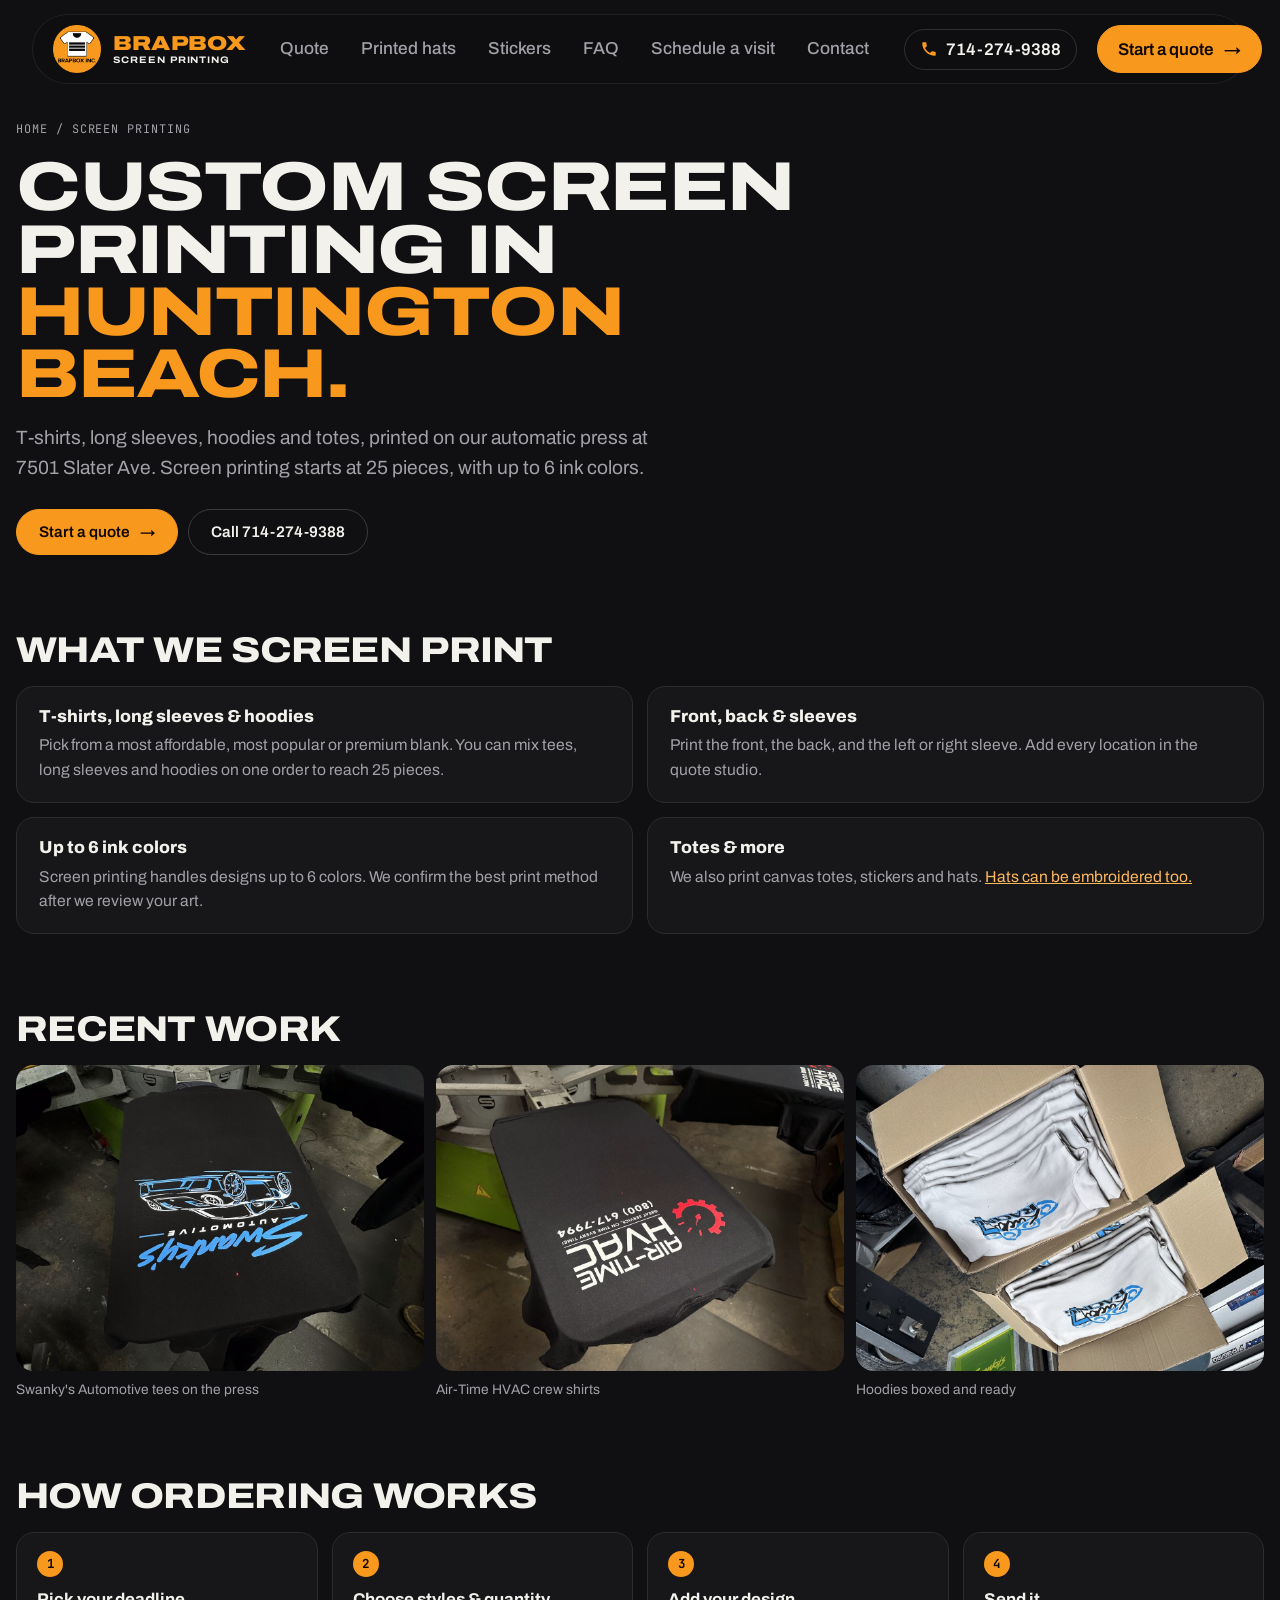
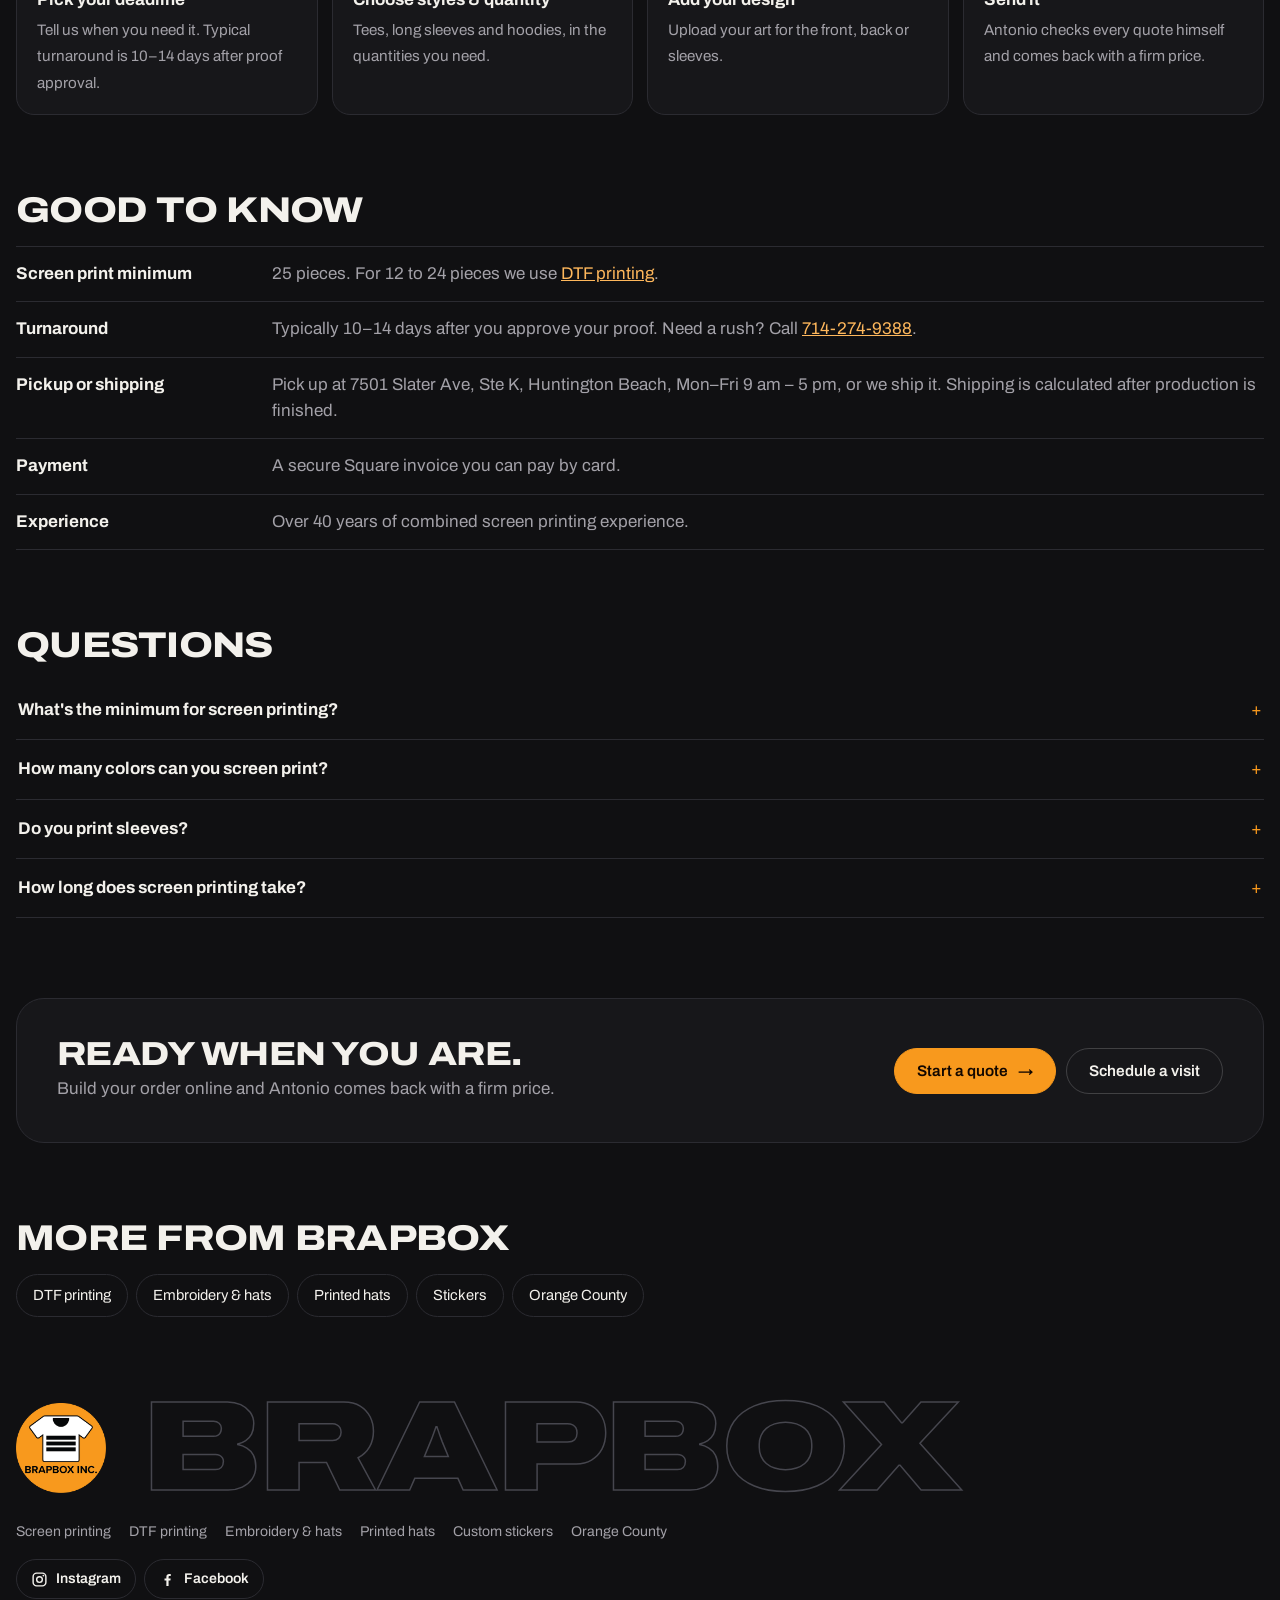
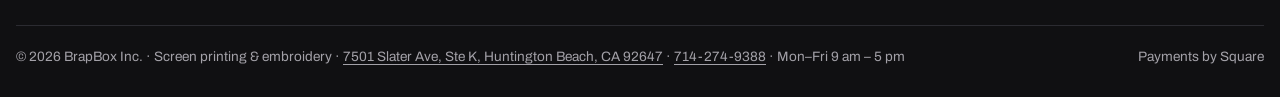
<file: screen-printing/index.html>
<!doctype html>
<html lang="en">
<meta charset="utf-8">
<meta name="viewport" content="width=device-width, initial-scale=1, viewport-fit=cover">
<title>Custom Screen Printing in Huntington Beach, CA | BrapBox</title>
<meta name="description" content="Custom screen printing in Huntington Beach, CA for orders of 25+ pieces. Tees, long sleeves, hoodies and totes, up to 6 colors, 10–14 day turnaround.">
<link rel="canonical" href="https://www.brapboxscreenprinting.com/screen-printing/">
<meta name="robots" content="index, follow, max-image-preview:large">
<meta name="theme-color" content="#101012">
<meta property="og:type" content="website">
<meta property="og:site_name" content="BrapBox Screen Printing">
<meta property="og:locale" content="en_US">
<meta property="og:url" content="https://www.brapboxscreenprinting.com/screen-printing/">
<meta property="og:title" content="Custom Screen Printing in Huntington Beach, CA | BrapBox">
<meta property="og:description" content="Custom screen printing in Huntington Beach, CA for orders of 25+ pieces. Tees, long sleeves, hoodies and totes, up to 6 colors, 10–14 day turnaround.">
<meta property="og:image" content="https://www.brapboxscreenprinting.com/p/og-image.jpg">
<meta property="og:image:width" content="1200">
<meta property="og:image:height" content="630">
<meta name="twitter:card" content="summary_large_image">
<link rel="icon" type="image/png" href="/p/logo-64.png">
<link rel="apple-touch-icon" href="/p/logo.png">
<link rel="manifest" href="/site.webmanifest">
<link rel="preconnect" href="https://fonts.googleapis.com">
<link rel="preconnect" href="https://fonts.gstatic.com" crossorigin>
<link rel="stylesheet" href="https://fonts.googleapis.com/css2?family=Archivo:wdth,wght@62..125,400..900&family=JetBrains+Mono:wght@400;500&display=swap">
<link rel="stylesheet" href="/assets/pages.css">
<script type="application/ld+json">{"@context":"https://schema.org","@graph":[{"@type":"Service","@id":"https://www.brapboxscreenprinting.com/screen-printing/#service","name":"Custom screen printing","serviceType":"Screen printing","description":"Custom screen printing in Huntington Beach, CA for orders of 25+ pieces. Tees, long sleeves, hoodies and totes, up to 6 colors, 10–14 day turnaround.","url":"https://www.brapboxscreenprinting.com/screen-printing/","provider":{"@id":"https://www.brapboxscreenprinting.com/#business"},"areaServed":[{"@type":"City","name":"Huntington Beach, CA"},{"@type":"AdministrativeArea","name":"Orange County, CA"}]},{"@type":"WebPage","@id":"https://www.brapboxscreenprinting.com/screen-printing/#webpage","url":"https://www.brapboxscreenprinting.com/screen-printing/","name":"Custom Screen Printing in Huntington Beach, CA | BrapBox","description":"Custom screen printing in Huntington Beach, CA for orders of 25+ pieces. Tees, long sleeves, hoodies and totes, up to 6 colors, 10–14 day turnaround.","isPartOf":{"@id":"https://www.brapboxscreenprinting.com/#website"},"about":{"@id":"https://www.brapboxscreenprinting.com/screen-printing/#service"},"inLanguage":"en-US","primaryImageOfPage":"https://www.brapboxscreenprinting.com/p/1244.jpg"},{"@type":"BreadcrumbList","itemListElement":[{"@type":"ListItem","position":1,"name":"Home","item":"https://www.brapboxscreenprinting.com/"},{"@type":"ListItem","position":2,"name":"Screen printing","item":"https://www.brapboxscreenprinting.com/screen-printing/"}]},{"@type":"LocalBusiness","@id":"https://www.brapboxscreenprinting.com/#business","name":"BrapBox Screen Printing","url":"https://www.brapboxscreenprinting.com/","telephone":"+1-714-274-9388","image":"https://www.brapboxscreenprinting.com/p/og-image.jpg","address":{"@type":"PostalAddress","streetAddress":"7501 Slater Ave, Ste K","addressLocality":"Huntington Beach","addressRegion":"CA","postalCode":"92647","addressCountry":"US"}},{"@type":"FAQPage","@id":"https://www.brapboxscreenprinting.com/screen-printing/#faq","mainEntity":[{"@type":"Question","name":"What's the minimum for screen printing?","acceptedAnswer":{"@type":"Answer","text":"25 pieces. You can mix tees, long sleeves and hoodies to get there. For 12 to 24 pieces we do a DTF print."}},{"@type":"Question","name":"How many colors can you screen print?","acceptedAnswer":{"@type":"Answer","text":"Up to 6 ink colors. We confirm the final print method after we review your design."}},{"@type":"Question","name":"Do you print sleeves?","acceptedAnswer":{"@type":"Answer","text":"Yes, left and right sleeves on short and long sleeves. Add them in the quote studio."}},{"@type":"Question","name":"How long does screen printing take?","acceptedAnswer":{"@type":"Answer","text":"Typically 10–14 days after you approve your proof. For a rush, call us at 714-274-9388."}}]}]}</script>
<div class="nav"><div class="wrap"><div class="bar">
  <a class="logo" href="/" aria-label="BrapBox Inc. home"><img class="logo-img" src="/p/logo.png" alt="" width="40" height="40"><span class="logo-t"><b>BrapBox</b><small>Screen printing</small></span></a>
  <nav class="links" aria-label="Main"><a href="/#studio">Quote</a><a href="/printed-hats/">Printed hats</a><a href="/custom-stickers/">Stickers</a><a href="/#faq">FAQ</a><a href="/#visit-us">Schedule a visit</a><a href="/contact/">Contact</a></nav>
  <a class="navtel" href="tel:+17142749388" aria-label="Call BrapBox at 714-274-9388"><svg viewBox="0 0 24 24" aria-hidden="true"><path d="M6.6 10.8a15.1 15.1 0 0 0 6.6 6.6l2.2-2.2a1 1 0 0 1 1-.25 11.4 11.4 0 0 0 3.6.57 1 1 0 0 1 1 1V20a1 1 0 0 1-1 1A17 17 0 0 1 3 4a1 1 0 0 1 1-1h3.5a1 1 0 0 1 1 1c0 1.25.2 2.45.57 3.57a1 1 0 0 1-.25 1z"/></svg><span>714-274-9388</span></a>
  <a class="btn hot sm" href="/#studio">Start a quote <span class="ar">→</span></a>
  <button type="button" class="menu-btn" id="menuBtn" aria-expanded="false" aria-controls="mnav" aria-label="Open menu"><i></i><i></i></button>
</div>
<nav class="mnav" id="mnav" aria-label="Main" hidden><a href="/">Home</a><a href="/#studio">Quote</a><a href="/printed-hats/">Printed hats</a><a href="/custom-stickers/">Stickers</a><a href="/#faq">FAQ</a><a href="/#visit-us">Schedule a visit</a><a href="/contact/">Contact</a><a class="mnav-tel" href="tel:+17142749388">Call 714-274-9388</a></nav>
</div></div>
<main class="svc"><div class="wrap">
<p class="crumbs"><a href="/">Home</a> / Screen printing</p>
<h1>Custom screen printing in <em>Huntington Beach.</em></h1>
<p class="lead">T-shirts, long sleeves, hoodies and totes, printed on our automatic press at 7501 Slater Ave. Screen printing starts at 25 pieces, with up to 6 ink colors.</p>
<div class="ctas"><a class="btn hot" href="/#studio">Start a quote <span class="ar">→</span></a><a class="btn" href="tel:+17142749388">Call 714-274-9388</a></div>
<section class="blk"><h2>What we screen print</h2><div class="grid2">
<div class="card"><h3>T-shirts, long sleeves &amp; hoodies</h3><p>Pick from a most affordable, most popular or premium blank. You can mix tees, long sleeves and hoodies on one order to reach 25 pieces.</p></div>
<div class="card"><h3>Front, back &amp; sleeves</h3><p>Print the front, the back, and the left or right sleeve. Add every location in the quote studio.</p></div>
<div class="card"><h3>Up to 6 ink colors</h3><p>Screen printing handles designs up to 6 colors. We confirm the best print method after we review your art.</p></div>
<div class="card"><h3>Totes &amp; more</h3><p>We also print canvas totes, stickers and hats. <a href="/embroidery/">Hats can be embroidered too.</a></p></div>
</div></section>
<section class="blk"><h2>Recent work</h2><ul class="photos"><li><figure><img src="/p/1244.jpg" alt="Swanky's Automotive tees being screen printed on the automatic press" width="1200" height="900" loading="lazy" decoding="async"><figcaption>Swanky's Automotive tees on the press</figcaption></figure></li><li><figure><img src="/p/1089.jpg" alt="Air-Time HVAC crew shirts screen printed at BrapBox" width="1200" height="900" loading="lazy" decoding="async"><figcaption>Air-Time HVAC crew shirts</figcaption></figure></li><li><figure><img src="/p/1213.jpg" alt="Custom printed hoodies boxed and ready for pickup" width="1200" height="900" loading="lazy" decoding="async"><figcaption>Hoodies boxed and ready</figcaption></figure></li></ul></section>
<section class="blk"><h2>How ordering works</h2><ol class="steps">
<li><b>Pick your deadline</b><span>Tell us when you need it. Typical turnaround is 10–14 days after proof approval.</span></li>
<li><b>Choose styles &amp; quantity</b><span>Tees, long sleeves and hoodies, in the quantities you need.</span></li>
<li><b>Add your design</b><span>Upload your art for the front, back or sleeves.</span></li>
<li><b>Send it</b><span>Antonio checks every quote himself and comes back with a firm price.</span></li>
</ol></section>
<section class="blk"><h2>Good to know</h2><ul class="facts"><li><b>Screen print minimum</b><span>25 pieces. For 12 to 24 pieces we use <a href="/dtf-printing/">DTF printing</a>.</span></li><li><b>Turnaround</b><span>Typically 10–14 days after you approve your proof. Need a rush? Call <a href="tel:+17142749388">714-274-9388</a>.</span></li><li><b>Pickup or shipping</b><span>Pick up at 7501 Slater Ave, Ste K, Huntington Beach, Mon–Fri 9 am – 5 pm, or we ship it. Shipping is calculated after production is finished.</span></li><li><b>Payment</b><span>A secure Square invoice you can pay by card.</span></li><li><b>Experience</b><span>Over 40 years of combined screen printing experience.</span></li></ul></section>
<section class="blk qa" id="faq"><h2>Questions</h2><details><summary>What's the minimum for screen printing?</summary><p>25 pieces. You can mix tees, long sleeves and hoodies to get there. For 12 to 24 pieces we do a DTF print.</p></details><details><summary>How many colors can you screen print?</summary><p>Up to 6 ink colors. We confirm the final print method after we review your design.</p></details><details><summary>Do you print sleeves?</summary><p>Yes, left and right sleeves on short and long sleeves. Add them in the quote studio.</p></details><details><summary>How long does screen printing take?</summary><p>Typically 10–14 days after you approve your proof. For a rush, call us at <a href="tel:+17142749388">714-274-9388</a>.</p></details></section>
<section class="cta-band"><div><h2>Ready when you are.</h2><p>Build your order online and Antonio comes back with a firm price.</p></div><div class="ctas" style="margin:0"><a class="btn hot" href="/#studio">Start a quote <span class="ar">→</span></a><a class="btn" href="/#visit-us">Schedule a visit</a></div></section>
<section class="blk"><h2>More from BrapBox</h2><div class="more"><a href="/dtf-printing/">DTF printing</a><a href="/embroidery/">Embroidery &amp; hats</a><a href="/printed-hats/">Printed hats</a><a href="/custom-stickers/">Stickers</a><a href="/orange-county/">Orange County</a></div></section>
</div></main>
<footer><div class="wrap"><div class="foot-brand"><img src="/p/logo.png" alt="BrapBox Inc. logo" width="120" height="120" loading="lazy"><div class="mega-wrap"><div class="mega" aria-hidden="true">BrapBox</div></div></div>
<nav class="foot-links" aria-label="Services"><a href="/screen-printing/">Screen printing</a><a href="/dtf-printing/">DTF printing</a><a href="/embroidery/">Embroidery &amp; hats</a><a href="/printed-hats/">Printed hats</a><a href="/custom-stickers/">Custom stickers</a><a href="/orange-county/">Orange County</a></nav><div class="foot-social"><a href="https://www.instagram.com/brapboxscreenprinting/" target="_blank" rel="noopener me" aria-label="BrapBox on Instagram"><svg viewBox="0 0 24 24" aria-hidden="true"><rect x="3" y="3" width="18" height="18" rx="5" fill="none" stroke="currentColor" stroke-width="2"/><circle cx="12" cy="12" r="4" fill="none" stroke="currentColor" stroke-width="2"/><circle cx="17.5" cy="6.5" r="1.3" fill="currentColor"/></svg><span>Instagram</span></a><a href="https://www.facebook.com/BrapBoxScreenPrinting" target="_blank" rel="noopener me" aria-label="BrapBox on Facebook"><svg viewBox="0 0 24 24" aria-hidden="true"><path fill="currentColor" d="M13.5 21v-7.5h2.6l.4-3h-3V8.6c0-.9.3-1.5 1.5-1.5h1.6V4.4c-.3 0-1.2-.1-2.3-.1-2.3 0-3.9 1.4-3.9 4V10.5H7.8v3h2.6V21z"/></svg><span>Facebook</span></a></div>
<div class="foot"><span>© 2026 BrapBox Inc. · Screen printing &amp; embroidery · <a href="/#visit-us" class="footvisit">7501 Slater Ave, Ste K, Huntington Beach, CA 92647</a> · <a href="tel:+17142749388" class="footvisit">714-274-9388</a> · Mon–Fri 9 am – 5 pm</span><span>Payments by Square</span></div></div></footer>
<script>
(()=>{const b=document.getElementById("menuBtn"),m=document.getElementById("mnav");
b.addEventListener("click",()=>{const o=m.hidden;m.hidden=!o;b.setAttribute("aria-expanded",String(o));});
addEventListener("keydown",e=>{if(e.key==="Escape"&&!m.hidden){m.hidden=true;b.setAttribute("aria-expanded","false");}});})();
</script>
</file>
<file: assets/pages.css>
/* Shared styles for the service pages. Nav and footer rules are copied from index.html; keep them in sync. */
:root{color-scheme:dark;
  --bg:#101012; --bg2:#17171A; --bg3:#1F1F23; --fg:#F3F1EC; --muted:#A3A1A8; --dim:#46464E; --line:#2B2B31;
  --brand:#F8991D; --brand2:#FFB85C; --brand-ink:#120700; --lime:#B7E33B;
  --sans:"Archivo", "Helvetica Neue", Arial, sans-serif;
  --mono:"JetBrains Mono", ui-monospace, Menlo, monospace;
  --r:18px; --r-lg:28px;
  --ease:cubic-bezier(.2,.8,.2,1);}
*{box-sizing:border-box}
[hidden]{display:none!important}
html{scroll-behavior:smooth}
body{background:var(--bg);color:var(--fg);font-family:var(--sans);font-size:16px;line-height:1.55;-webkit-font-smoothing:antialiased;overflow-x:hidden}
body::before{content:"";position:fixed;inset:0 0 auto;height:env(safe-area-inset-top,0px);z-index:90;background:var(--bg)}
.wrap{max-width:1320px;margin:0 auto;padding-left:max(16px,env(safe-area-inset-left,0px));padding-right:max(16px,env(safe-area-inset-right,0px))}
h1,h2,h3{margin:0;font-weight:800;line-height:.92;letter-spacing:-.02em;text-wrap:balance}
p{margin:0}
a{color:inherit}
.tag{font-family:var(--mono);font-size:.74rem;letter-spacing:.12em;text-transform:uppercase;color:var(--brand)}
.muted{color:var(--muted)}
:focus-visible{outline:2px solid var(--brand);outline-offset:3px}
@media (prefers-reduced-motion: reduce){html{scroll-behavior:auto}*{animation:none!important;transition:none!important}}
.nav{position:fixed;z-index:80;top:calc(env(safe-area-inset-top,0px) + 14px);left:0;right:0;pointer-events:none}
.nav .bar{pointer-events:auto;display:flex;align-items:center;gap:18px;padding:8px 8px 8px 16px;border-radius:999px;background:rgba(14,14,16,.6);backdrop-filter:blur(16px) saturate(1.4);border:1px solid rgba(255,255,255,.08);max-width:1080px;margin:0 auto}
.logo{display:flex;align-items:center;gap:10px;text-decoration:none;font-weight:900;font-stretch:125%;text-transform:uppercase;font-size:1.05rem;letter-spacing:.01em}
.logo-img{width:40px;height:40px;flex:none;display:block;transition:transform .5s var(--ease)}
.logo:hover .logo-img{transform:rotate(-12deg)}
.foot-brand{display:flex;align-items:center;gap:clamp(16px,3vw,36px)}
.foot-brand img{width:clamp(64px,9vw,120px);height:auto;flex:none}
.foot-brand .mega{min-width:0;font-size:clamp(2.6rem,13vw,13rem)}
@media (max-width:640px){.foot-brand{flex-direction:column;align-items:flex-start}.foot-brand .mega{font-size:13.6vw}}
.nav .links{display:flex;gap:2px;margin-left:auto}
.nav .links a{text-decoration:none;font-size:.9rem;font-weight:500;color:var(--muted);padding:8px 13px;border-radius:999px;transition:color .2s,background .2s}
.nav .links a:hover{color:var(--fg);background:rgba(255,255,255,.06)}
.btn{display:inline-flex;align-items:center;justify-content:center;gap:10px;font:600 .96rem var(--sans);padding:14px 22px;border-radius:999px;border:1px solid rgba(255,255,255,.18);background:transparent;color:var(--fg);text-decoration:none;cursor:pointer;transition:transform .25s var(--ease),background .25s,border-color .25s;white-space:nowrap}
.btn:hover{transform:translateY(-2px);border-color:rgba(255,255,255,.4)}
.btn.hot{background:var(--brand);border-color:var(--brand);color:var(--brand-ink)}
.btn.hot:hover{background:var(--brand2);border-color:var(--brand2)}
.btn.light{background:var(--fg);color:var(--bg);border-color:var(--fg)}
.btn.sm{padding:9px 16px;font-size:.88rem}
.btn .ar{transition:transform .25s var(--ease)}
.btn:hover .ar{transform:translateX(4px)}
@media (max-width:860px){.nav .links{display:none}.nav .bar .btn{margin-left:auto}.nav .bar{margin-inline:16px}}
.navtel{display:inline-flex;align-items:center;gap:8px;text-decoration:none;font:600 .88rem var(--sans);color:var(--fg);padding:8px 12px;border-radius:999px;border:1px solid rgba(255,255,255,.14);white-space:nowrap}
.navtel svg{width:15px;height:15px;fill:var(--brand)}
.navtel:hover{border-color:var(--brand)}
.nav .links a{white-space:nowrap}
@media (max-width:1240px){.navtel span{display:none}.navtel{padding:9px}.nav .bar{gap:12px}}
@media (max-width:860px){.navtel{margin-left:auto}.nav .bar{gap:8px}.nav .bar .btn{margin-left:0}}
@media (max-width:400px){.nav .bar .btn .ar{display:none}}
body{font-size:17px}
.btn{min-height:44px}
.btn.sm{min-height:40px}
.footvisit{color:inherit;text-decoration:underline;text-underline-offset:3px}
.footvisit:hover{color:var(--brand)}
.hours{display:grid;grid-template-columns:auto 1fr;gap:6px 22px;margin:0;font-size:.95rem}
.hours dt{color:var(--muted)}
.hours dd{margin:0;font-family:var(--mono);font-size:.9rem}
footer{padding-block:40px 30px;overflow:hidden}
.mega{font-stretch:125%;font-weight:900;text-transform:uppercase;font-size:clamp(4rem,17.5vw,17rem);line-height:.8;letter-spacing:-.02em;color:transparent;-webkit-text-stroke:1.5px var(--dim);white-space:nowrap;transition:color .6s}
.mega:hover{color:var(--brand);-webkit-text-stroke-color:var(--brand)}
.foot{display:flex;flex-wrap:wrap;justify-content:space-between;gap:12px;color:var(--muted);font-size:.85rem;margin-top:26px;border-top:1px solid var(--line);padding-top:20px}
.mega{font-size:clamp(3rem,12vw,11rem)}
.foot-brand .mega{font-size:clamp(2.4rem,10vw,9.5rem)}
.foot-brand img{width:clamp(56px,7vw,96px)}
@media (max-width:640px){.foot-brand .mega{font-size:13.6vw}}
.nav .links a[aria-current="page"]{color:var(--fg);background:rgba(248,153,29,.16)}
.menu-btn{display:none;width:42px;height:42px;border-radius:50%;border:1px solid rgba(255,255,255,.16);background:transparent;cursor:pointer;flex:none;place-content:center;gap:5px;padding:0}
.menu-btn i{display:block;width:16px;height:2px;background:var(--fg);border-radius:2px;transition:transform .3s var(--ease)}
.menu-btn[aria-expanded="true"] i:first-child{transform:translateY(3.5px) rotate(45deg)}
.menu-btn[aria-expanded="true"] i:last-child{transform:translateY(-3.5px) rotate(-45deg)}
.mnav{pointer-events:auto;margin:8px 16px 0;padding:10px;border-radius:22px;background:rgba(14,14,16,.96);backdrop-filter:blur(16px);border:1px solid rgba(255,255,255,.1);display:grid;gap:2px;box-shadow:0 24px 50px rgba(0,0,0,.5);animation:mnin .3s var(--ease)}
.mnav[hidden]{display:none}
@keyframes mnin{from{opacity:0;transform:translateY(-8px)}}
.mnav a{text-decoration:none;color:var(--fg);font-size:1.05rem;font-weight:600;padding:13px 14px;border-radius:14px}
.mnav a[aria-current="page"]{background:rgba(248,153,29,.16);color:var(--brand2)}
.mnav a:active{background:rgba(255,255,255,.06)}
.mnav .mnav-tel{margin-top:6px;border-top:1px solid var(--line);border-radius:0 0 14px 14px;color:var(--brand);font-family:var(--mono);font-size:.9rem}
@media (max-width:860px){.menu-btn{display:grid}.navtel{display:none}}
.nav .bar{gap:20px;padding:10px 10px 10px 20px;max-width:1296px}
.nav .logo{font-size:1.26rem;gap:12px}
.nav .logo-img{width:48px;height:48px}
.nav .links a{font-size:1.08rem;padding:10px 15px}
.nav .bar .btn.sm{font-size:1.06rem;padding:11px 20px;min-height:48px}
.navtel{font-size:1.05rem;padding:10px 15px}
.navtel svg{width:18px;height:18px}
.menu-btn{width:50px;height:50px}
.menu-btn i{width:19px}
@media (max-width:1330px){.nav .bar{margin-inline:16px}}
@media (max-width:1240px){.navtel{padding:12px}.nav .links a{padding:10px 12px}}
@media (max-width:1060px){.nav .links a{font-size:.98rem;padding:9px 10px}.nav .bar{gap:12px}}
@media (max-width:860px){.nav .bar{gap:8px;padding:8px 8px 8px 14px}.nav .logo{font-size:1.15rem}.nav .logo-img{width:44px;height:44px}.nav .bar .btn.sm{font-size:1rem;padding:10px 16px}}
@media (max-width:380px){.nav .logo{font-size:1rem}.nav .logo-img{width:38px;height:38px}.nav .bar .btn.sm{font-size:.92rem;padding:9px 13px}}
@media (max-width:1000px){.nav .links{display:none}.menu-btn{display:grid}.navtel{display:none}.nav .bar .btn.sm{margin-left:auto}}
@media (min-width:1001px){.mnav{display:none!important}}
@media (max-width:860px){.nav .wrap{padding-inline:0}.nav .bar{margin-inline:12px}.mnav{margin-inline:12px}}
@media (max-width:420px){.nav .logo{font-size:1rem;gap:8px}.nav .logo-img{width:40px;height:40px}.nav .bar .btn.sm{font-size:.95rem;padding:10px 14px}.nav .bar .btn.sm .ar{display:none}.menu-btn{width:46px;height:46px}}
@media (max-width:380px){.nav .logo{font-size:.86rem;gap:6px}.nav .logo-img{width:36px;height:36px}.nav .bar{gap:6px;padding-left:10px}.nav .bar .btn.sm{font-size:.88rem;padding:9px 12px}.menu-btn{width:42px;height:42px}}
@media (max-width:330px){.nav .logo{font-size:0;gap:0}}
.mega-wrap{min-width:0;display:inline-grid;justify-items:start}
.mega-wrap .mega{width:max-content;max-width:100%}
.mega-sub{font-stretch:125%;font-weight:900;text-transform:uppercase;color:#F4F2EE;line-height:1;white-space:nowrap;margin-top:.2em;font-size:2rem}
.logo-t{display:grid;line-height:1}
.logo-t b{color:var(--brand);font-weight:900}
.logo-t small{font-size:.47em;letter-spacing:.1em;color:#F4F2EE;font-weight:700;margin-top:.35em;font-stretch:115%;white-space:nowrap}

body{margin:0}
.svc{padding-top:calc(env(safe-area-inset-top,0px) + 120px);padding-bottom:40px}
.crumbs{font-family:var(--mono);font-size:.74rem;letter-spacing:.08em;text-transform:uppercase;color:var(--muted);margin-bottom:18px}
.crumbs a{text-decoration:none}.crumbs a:hover{color:var(--brand)}
.svc h1{font-size:clamp(2.2rem,5.4vw,4.4rem);font-stretch:125%;text-transform:uppercase;line-height:.9;max-width:16ch}
.svc h1 em{font-style:normal;color:var(--brand)}
.lead{font-size:clamp(1.05rem,1.5vw,1.22rem);color:var(--muted);max-width:60ch;margin-top:18px}
.ctas{display:flex;flex-wrap:wrap;gap:10px;margin-top:26px}
.blk{margin-top:clamp(48px,7vw,80px)}
.blk h2{font-size:clamp(1.5rem,2.8vw,2.3rem);font-stretch:118%;text-transform:uppercase;margin-bottom:18px}
.grid2{display:grid;grid-template-columns:1fr 1fr;gap:14px}
.card{background:var(--bg2);border:1px solid var(--line);border-radius:var(--r);padding:20px 22px}
.card h3{font-size:1.08rem;line-height:1.2;margin-bottom:6px;letter-spacing:0}
.card p{color:var(--muted);font-size:.98rem}
.facts{list-style:none;margin:0;padding:0;display:grid;gap:0;border-top:1px solid var(--line)}
.facts li{display:grid;grid-template-columns:minmax(150px,240px) 1fr;gap:16px;padding:14px 0;border-bottom:1px solid var(--line)}
.facts b{font-weight:700}.facts span{color:var(--muted)}
.steps{list-style:none;margin:0;padding:0;display:grid;grid-template-columns:repeat(4,1fr);gap:14px;counter-reset:s}
.steps li{counter-increment:s;background:var(--bg2);border:1px solid var(--line);border-radius:var(--r);padding:18px 20px}
.steps li::before{content:counter(s);display:grid;place-items:center;width:26px;height:26px;border-radius:50%;background:var(--brand);color:var(--brand-ink);font:700 .78rem var(--mono);margin-bottom:10px}
.steps b{display:block;margin-bottom:4px}.steps span{color:var(--muted);font-size:.95rem}
.photos{display:grid;grid-template-columns:repeat(3,1fr);gap:12px;margin:0;padding:0;list-style:none}
.photos figure{margin:0}
.photos img{width:100%;height:auto;aspect-ratio:4/3;object-fit:cover;border-radius:var(--r);display:block;background:var(--bg3)}
.photos figcaption{font-size:.86rem;color:var(--muted);margin-top:8px}
.qa details{border-bottom:1px solid var(--line)}
.qa summary{cursor:pointer;font-weight:700;padding:16px 2px;list-style:none}
.qa summary::-webkit-details-marker{display:none}
.qa summary::after{content:"+";float:right;color:var(--brand);font-weight:400}
.qa details[open] summary::after{content:"–"}
.qa p{color:var(--muted);padding:0 2px 18px;max-width:70ch}
.qa a,.card a,.facts a,.lead a{color:var(--brand2)}
.cta-band{margin-top:clamp(48px,7vw,80px);background:var(--bg2);border:1px solid var(--line);border-radius:var(--r-lg);padding:clamp(22px,4vw,40px);display:flex;flex-wrap:wrap;align-items:center;justify-content:space-between;gap:18px}
.cta-band h2{font-size:clamp(1.4rem,2.6vw,2.1rem);font-stretch:118%;text-transform:uppercase}
.cta-band p{color:var(--muted);margin-top:6px}
.more{display:flex;flex-wrap:wrap;gap:8px}
.more a{text-decoration:none;border:1px solid var(--line);border-radius:999px;padding:9px 16px;font-size:.92rem}
.more a:hover{border-color:var(--brand);color:var(--brand2)}
.foot-links{display:flex;flex-wrap:wrap;gap:6px 18px;margin-top:22px;font-size:.88rem;color:var(--muted)}
.foot-links a{text-decoration:none}.foot-links a:hover{color:var(--brand)}
@media (max-width:860px){.steps{grid-template-columns:1fr 1fr}.photos{grid-template-columns:1fr 1fr}.photos li:nth-child(3){display:none}}
@media (max-width:560px){.grid2,.steps{grid-template-columns:1fr}.facts li{grid-template-columns:1fr;gap:2px}}

.foot-social{display:flex;flex-wrap:wrap;gap:8px;margin-top:16px}.foot-social a{display:inline-flex;align-items:center;gap:8px;text-decoration:none;color:var(--fg);font-size:.88rem;font-weight:600;padding:8px 14px;border:1px solid var(--line);border-radius:999px;transition:border-color .2s,color .2s}.foot-social a:hover{border-color:var(--brand);color:var(--brand2)}.foot-social svg{width:17px;height:17px;flex:none}
</file>
